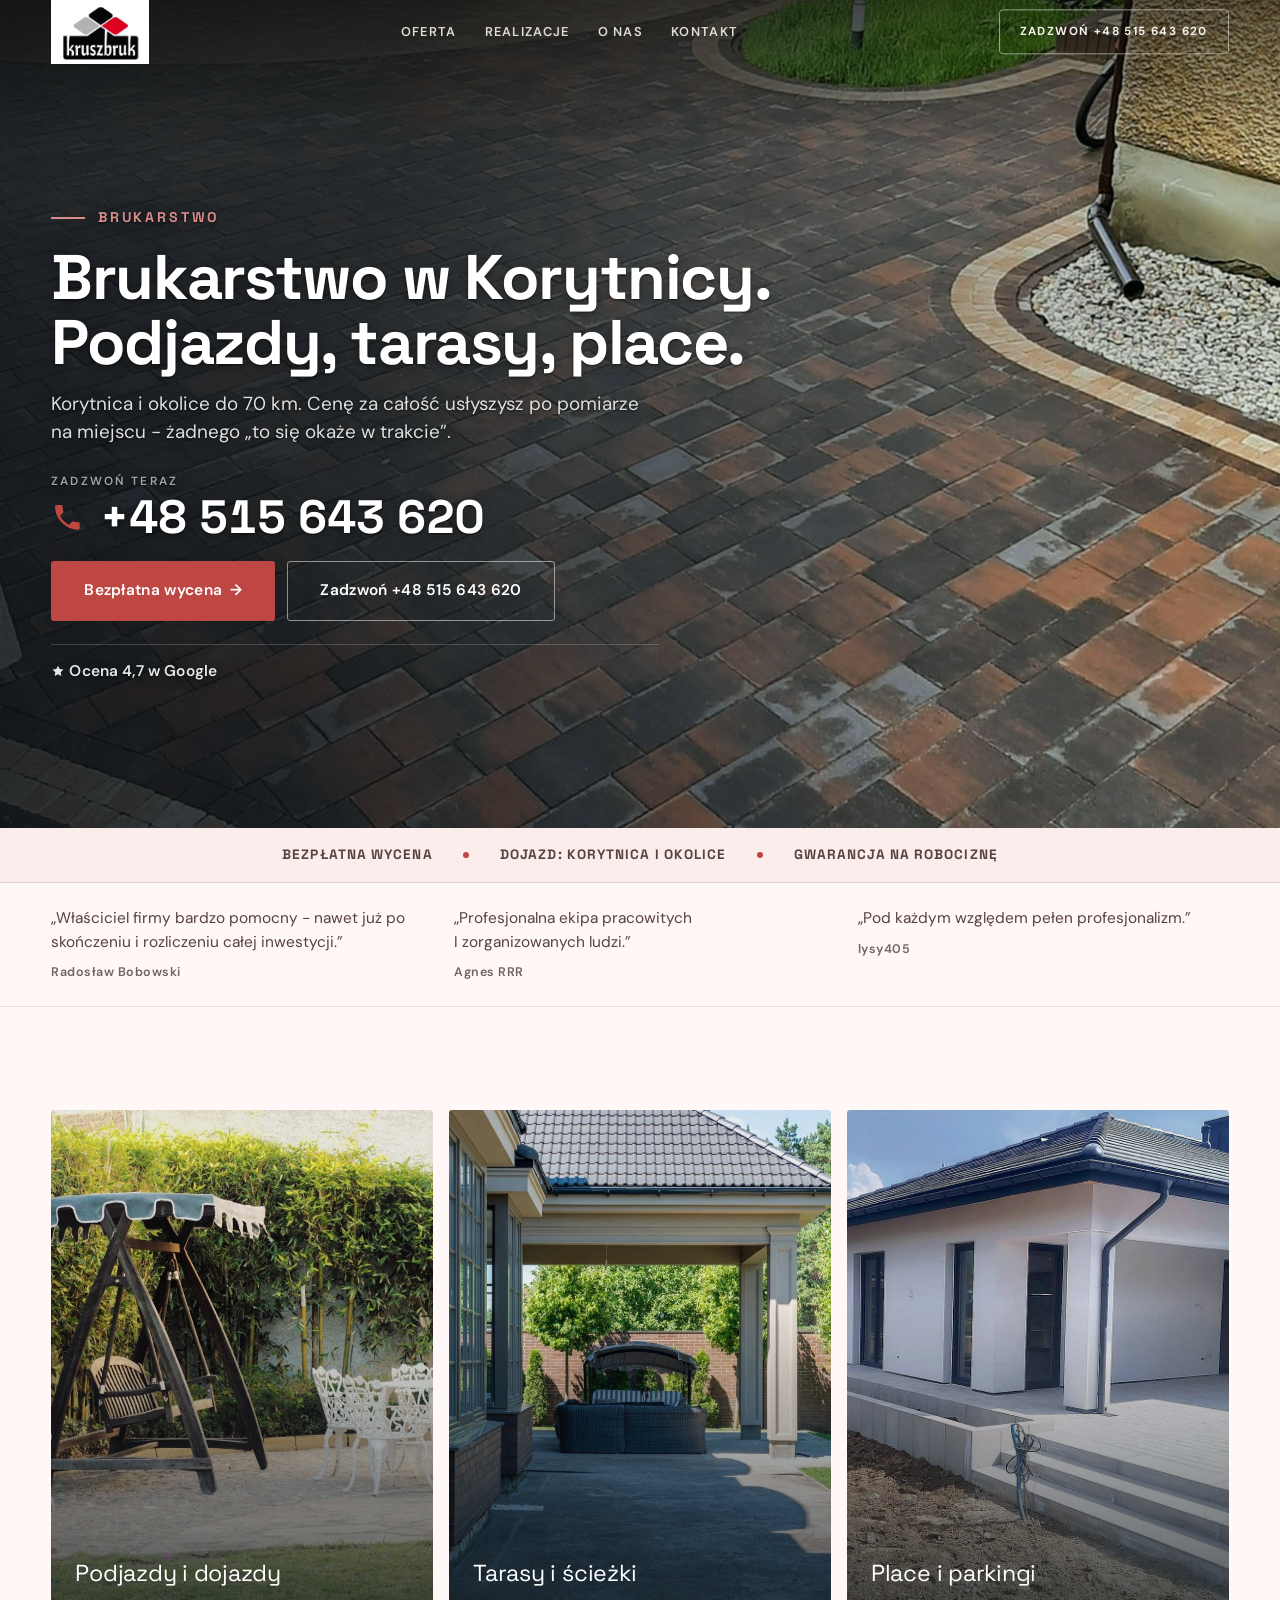
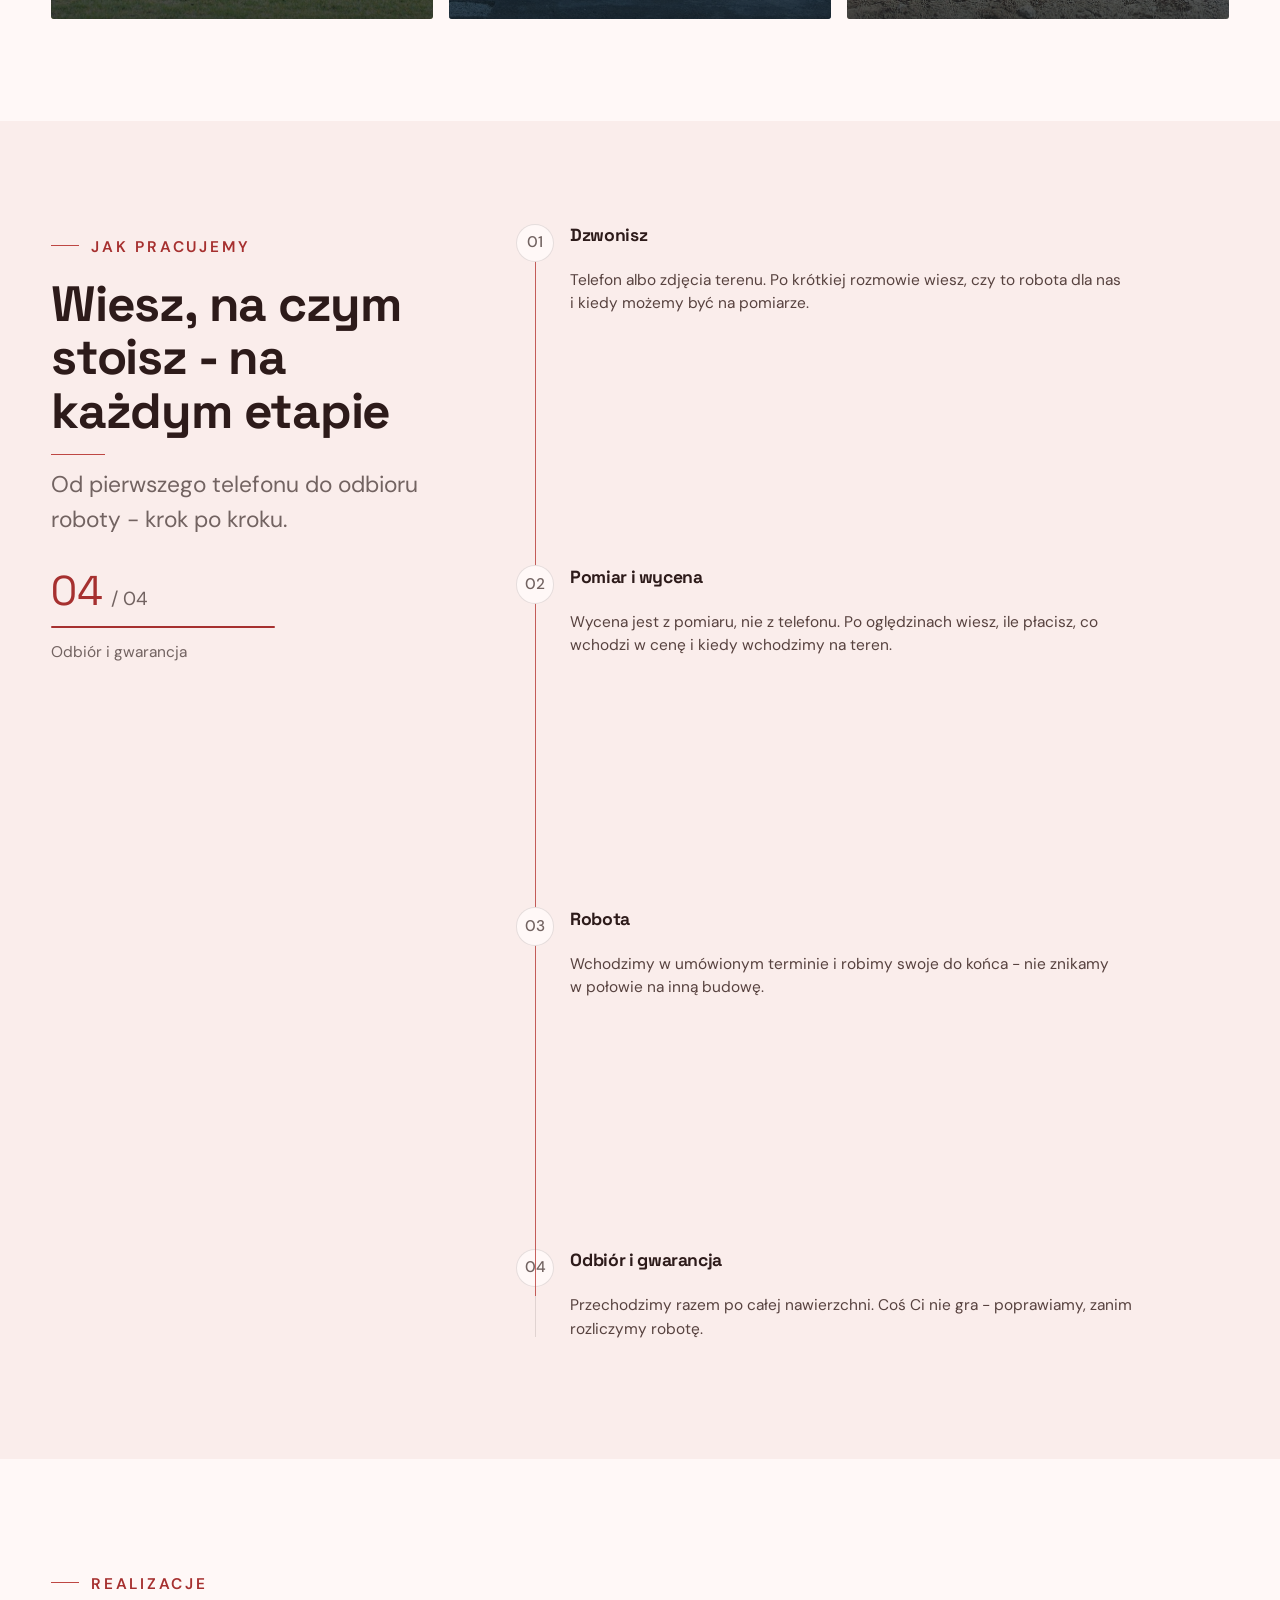
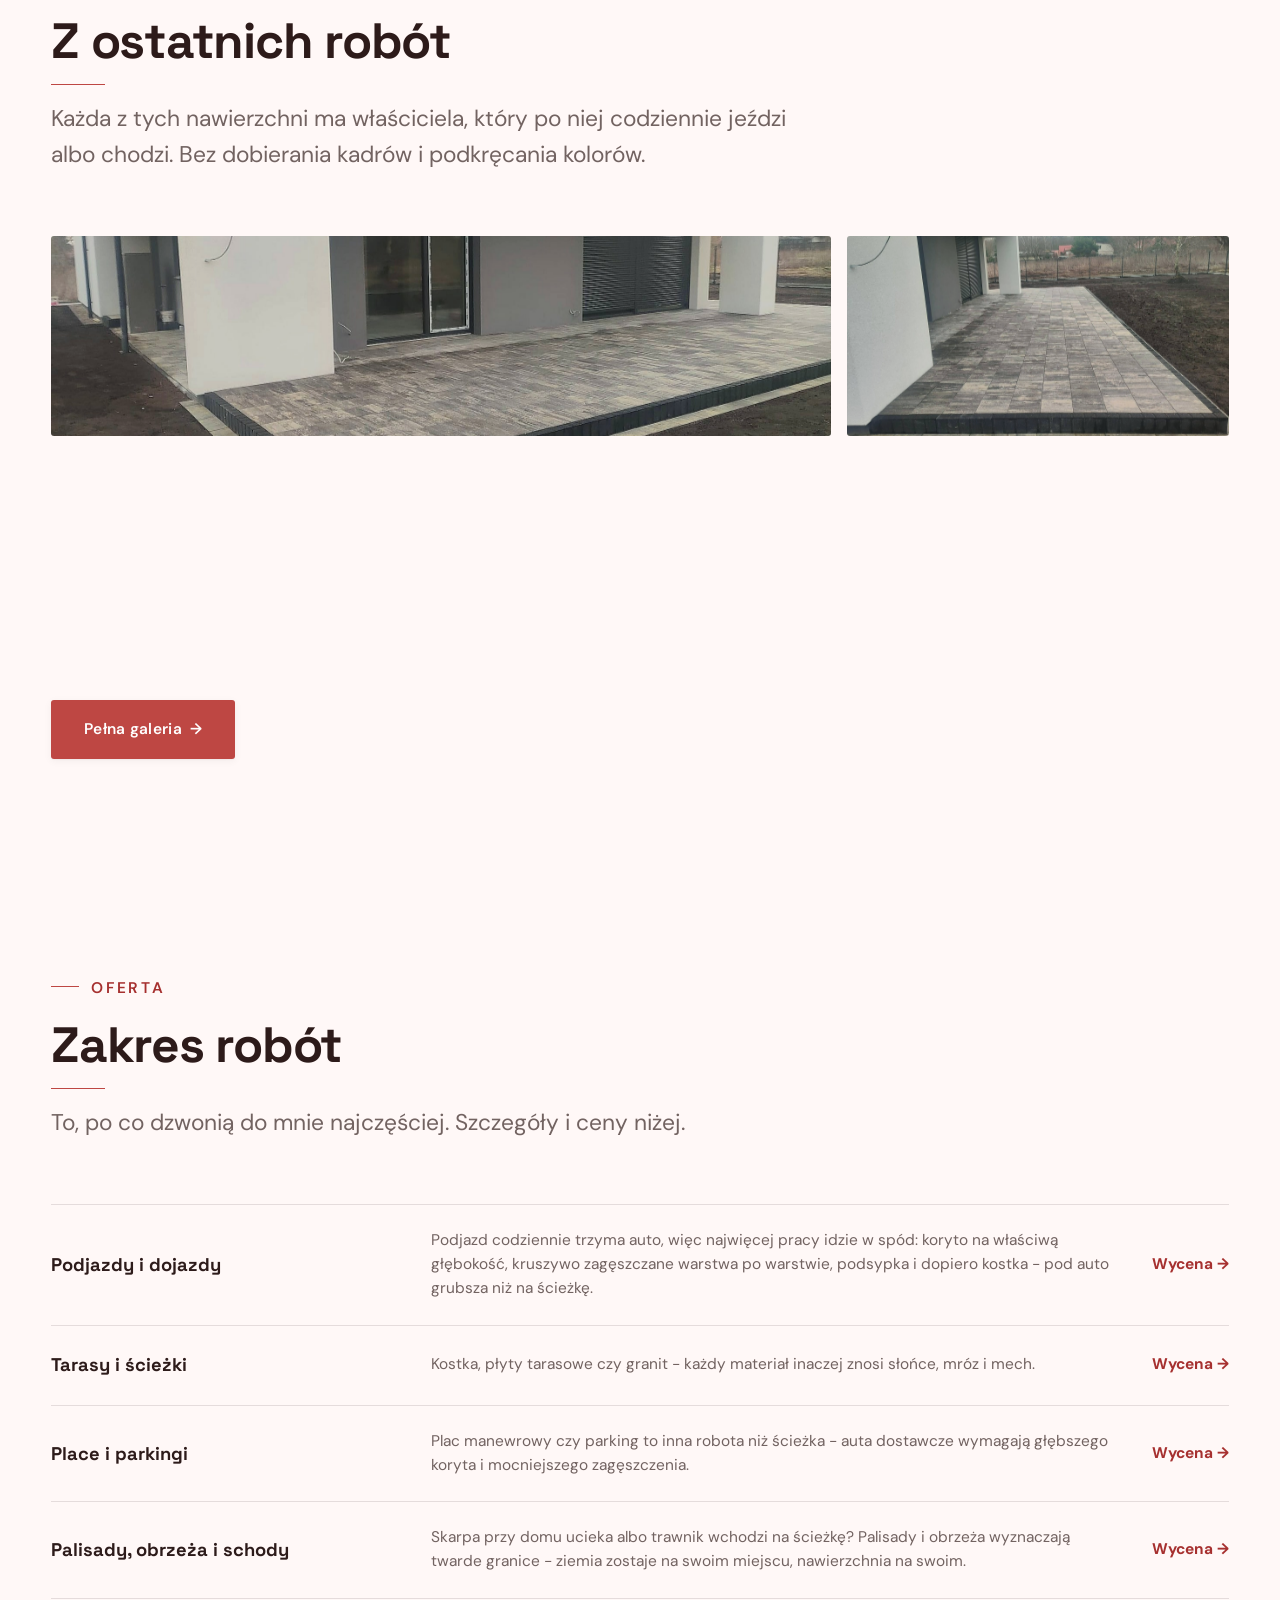
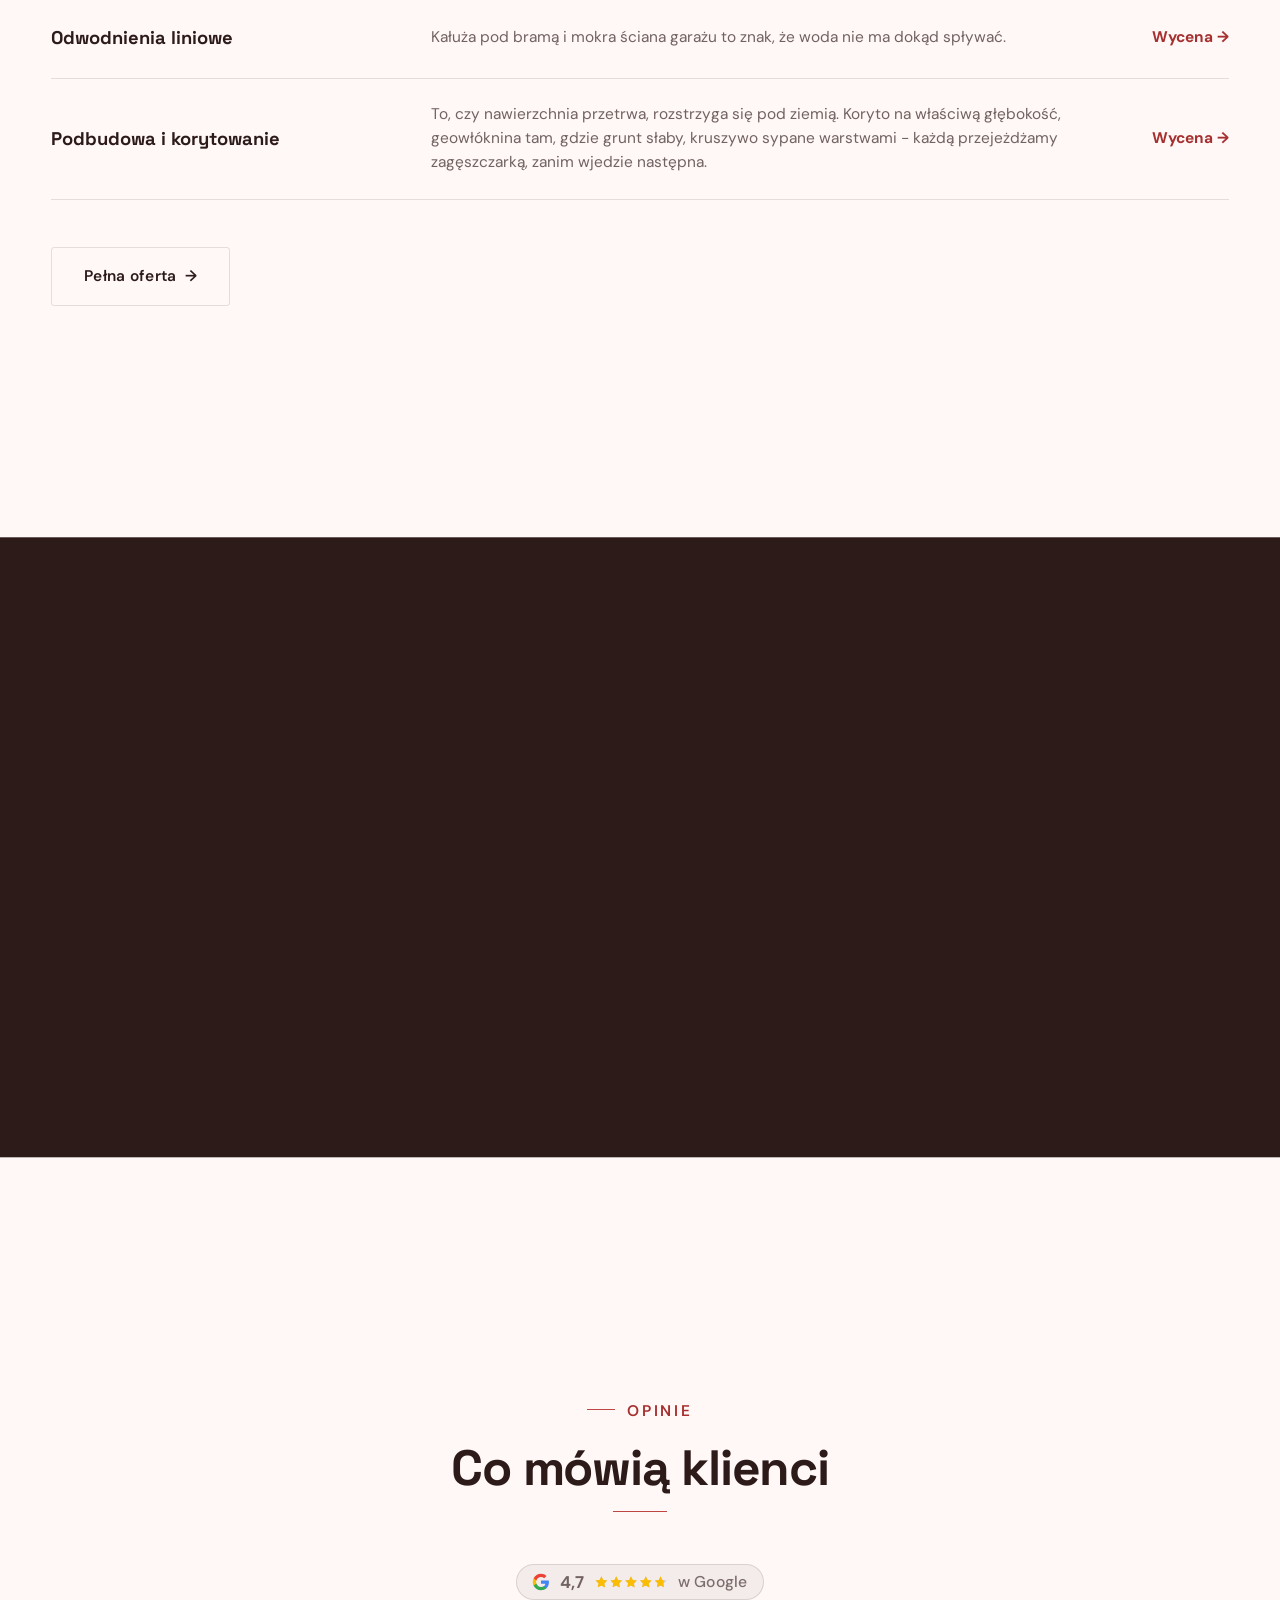
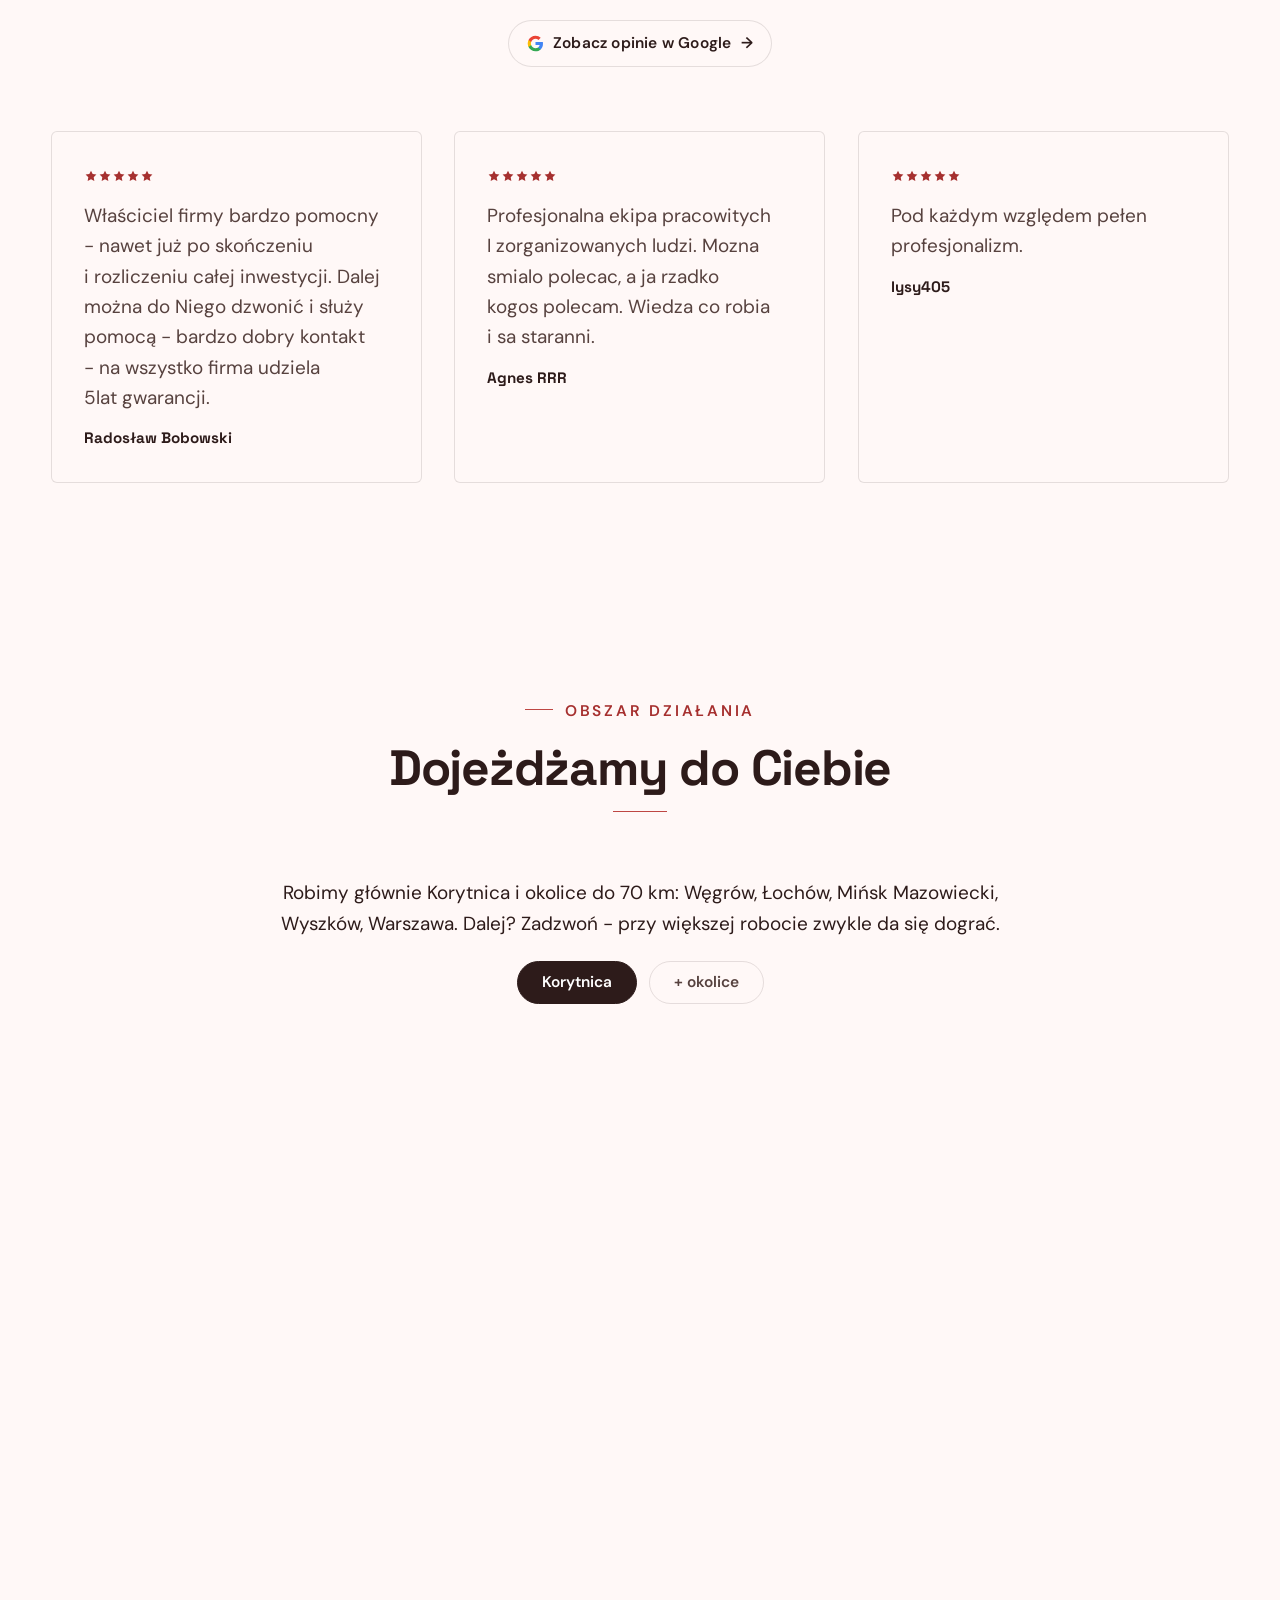
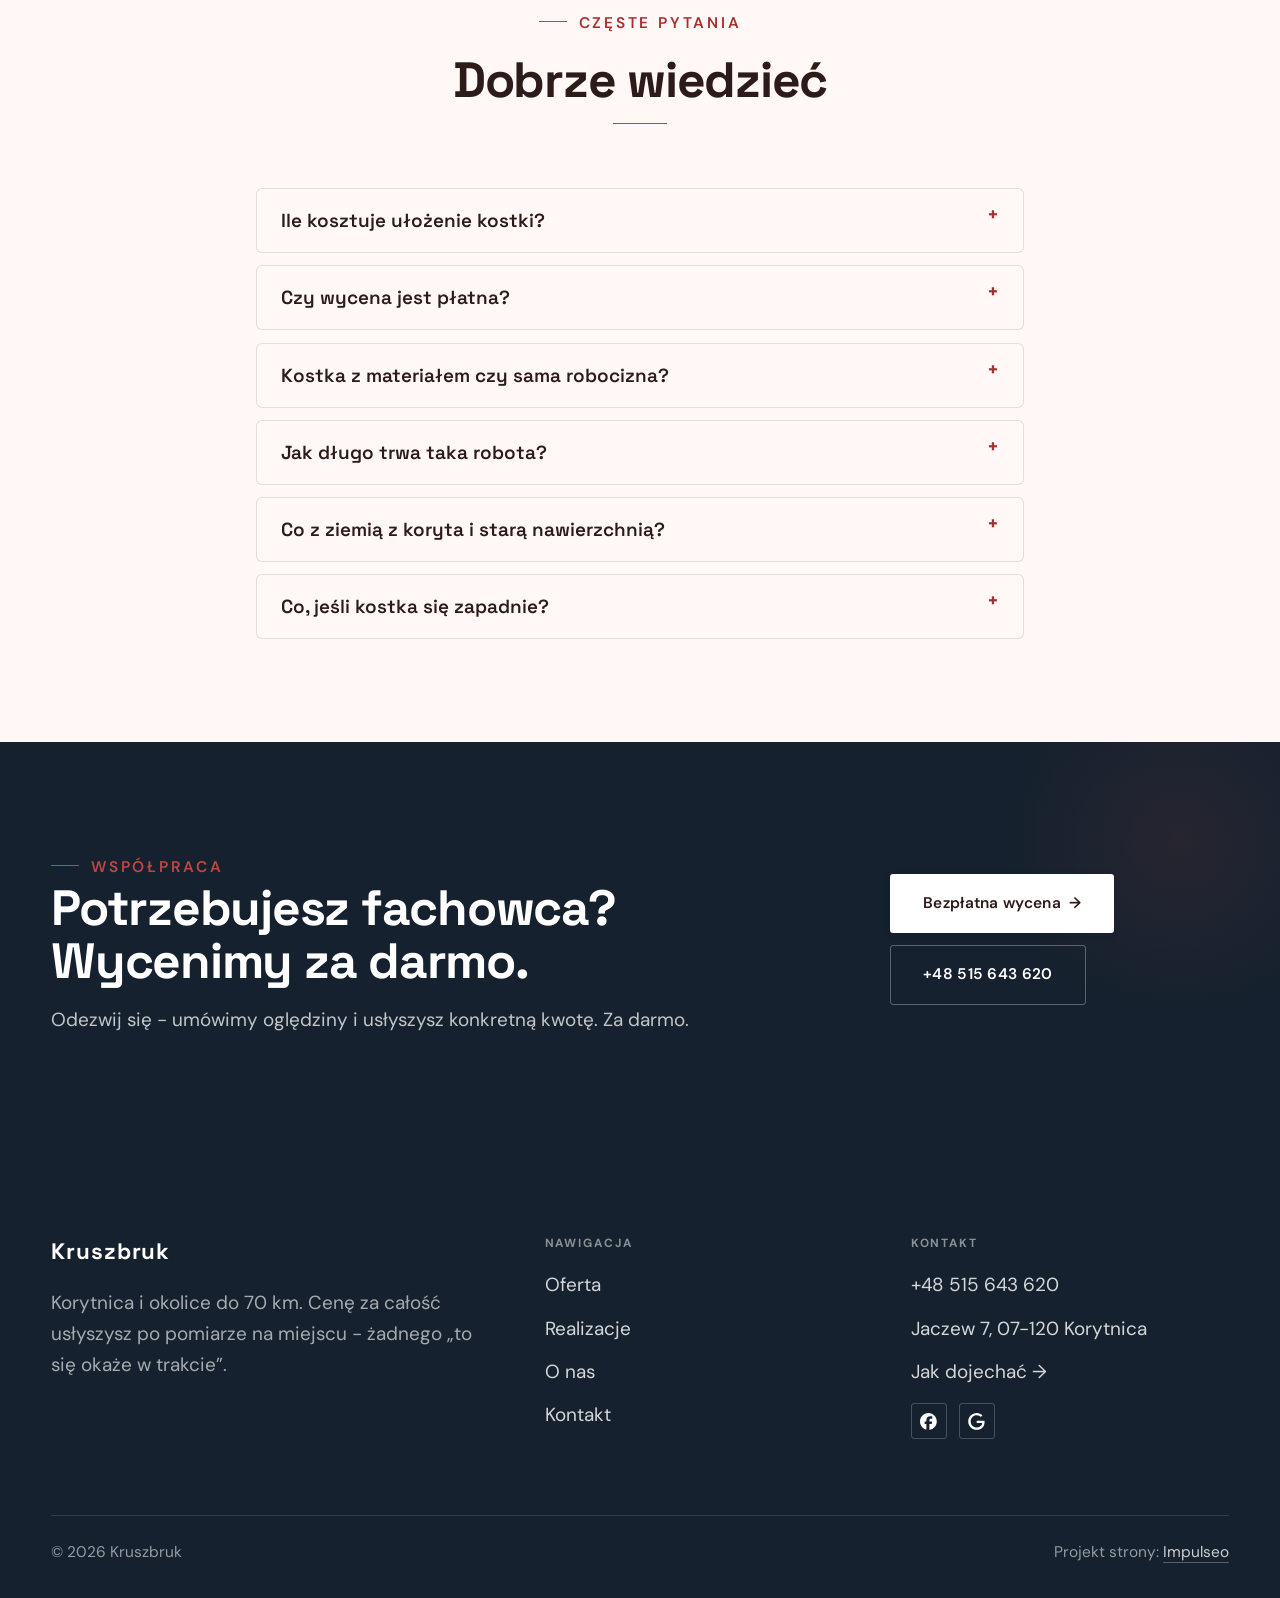
<file: index.html>
<!DOCTYPE html>
<html lang="pl">
<head>
<meta charset="UTF-8">
<meta name="viewport" content="width=device-width, initial-scale=1.0">
<title>Kruszbruk - brukarstwo, podjazdy i tarasy</title>
<meta name="description" content="Brukarz w Korytnicy: podjazdy, tarasy, place, obrzeża i odwodnienia. Zagęszczana podbudowa, cena z pomiaru, gwarancja na robotę. Zadzwoń: 515 643 620.">
<link rel="canonical" href="https://kris20032.github.io/kruszbruk-kruszewski-hubert/">
<meta name="robots" content="noindex, nofollow">
<meta property="og:type" content="website">
<meta property="og:locale" content="pl_PL">
<meta property="og:site_name" content="Kruszbruk">
<meta property="og:title" content="Kruszbruk - brukarstwo, podjazdy i tarasy">
<meta property="og:description" content="Brukarz w Korytnicy: podjazdy, tarasy, place, obrzeża i odwodnienia. Zagęszczana podbudowa, cena z pomiaru, gwarancja na robotę. Zadzwoń: 515 643 620.">
<meta property="og:url" content="https://kris20032.github.io/kruszbruk-kruszewski-hubert/">
<meta property="og:image" content="https://kris20032.github.io/kruszbruk-kruszewski-hubert/img/og.jpg">
<meta property="og:image:width" content="1200">
<meta property="og:image:height" content="630">
<meta name="twitter:card" content="summary_large_image">
<script type="application/ld+json">{"@context": "https://schema.org", "@type": "HomeAndConstructionBusiness", "name": "Kruszbruk", "url": "https://kris20032.github.io/kruszbruk-kruszewski-hubert/", "telephone": "+48515643620", "image": "https://kris20032.github.io/kruszbruk-kruszewski-hubert/img/og.jpg", "areaServed": "Korytnica", "sameAs": ["https://maps.google.com/?cid=16087623304507125952&g_mp=Cidnb29nbGUubWFwcy5wbGFjZXMudjEuUGxhY2VzLlNlYXJjaFRleHQQAhgEIAA", "https://www.facebook.com/p/Kruszbruk-100023990029660/", "https://www.oferteo.pl/kruszbruk/firma/3123051"]}</script>
<link rel="preconnect" href="https://fonts.googleapis.com">
<link rel="preconnect" href="https://fonts.gstatic.com" crossorigin>
<link href="https://fonts.googleapis.com/css2?family=Space+Grotesk:wght@500;600;700&family=DM+Sans:opsz,wght@9..40,400;9..40,500;9..40,600&display=swap" rel="stylesheet">
<link rel="stylesheet" href="assets/styles.css?v=7cdc4357">
<meta name="nb-deploy" content="9b1e67dd7764">
</head>
<body>

<header class="nav">
  <div class="wrap nav-inner">
    <a class="brand brand-has-logo" href="index.html"><img class="brand-logo" src="img/logo.jpg" alt="Kruszbruk" width="960" height="627" decoding="async"></a>
    <nav class="nav-links">
      <a href="oferta.html">Oferta</a>
      <a href="realizacje.html">Realizacje</a>
      <a href="o-nas.html">O nas</a>
      <a href="kontakt.html">Kontakt</a>
      <a href="tel:+48515643620" class="btn btn-accent">Zadzwoń +48 515 643 620</a>
    </nav>
    <button class="nav-toggle" aria-label="Menu"><span></span><span></span><span></span></button>
  </div>
</header>

<main>
<section class="hero-fach">
  <img class="hf-photo" src="img/hero.jpg" fetchpriority="high" data-rotate="img/g1.jpg|img/g2.jpg" alt="Kruszbruk" width="1800" height="1200">
  <div class="hf-panel">
    <div class="hf-inner">
      <span class="hf-kicker">Brukarstwo</span>
      <h1 class="hf-title">Brukarstwo w Korytnicy. Podjazdy, tarasy, place. <em></em></h1>
      <p class="hf-lead">Korytnica i okolice do 70 km. Cenę za całość usłyszysz po pomiarze na miejscu - żadnego „to się okaże w trakcie”.</p>
      <a class="hf-phone" href="tel:+48515643620"><span class="hf-phone-lab">Zadzwoń teraz</span><span class="hf-phone-num"><svg class="ico-tel" width="16" height="16" viewBox="0 0 24 24" fill="none" aria-hidden="true"><path d="M6.6 10.8a15.5 15.5 0 0 0 6.6 6.6l2.2-2.2a1 1 0 0 1 1-.24 11.4 11.4 0 0 0 3.6.58 1 1 0 0 1 1 1V20a1 1 0 0 1-1 1A17 17 0 0 1 3 4a1 1 0 0 1 1-1h3.5a1 1 0 0 1 1 1c0 1.25.2 2.46.58 3.6a1 1 0 0 1-.25 1l-2.23 2.2Z" fill="currentColor"/></svg> +48 515 643 620</span></a>
      <div class="hf-actions">
        <a href="kontakt.html" class="btn btn-accent">Bezpłatna wycena <span class="arr">→</span></a>
        <a href="tel:+48515643620" class="btn btn-ghost hf-ghost">Zadzwoń +48 515 643 620</a>
      </div>
      <div class="hf-trust"><svg class="ico-star" width="14" height="14" viewBox="0 0 24 24" style="vertical-align:-2px" aria-hidden="true"><path d="M12 2.8l2.85 5.8 6.4.93-4.63 4.5 1.1 6.37L12 17.4l-5.72 3 1.1-6.37-4.63-4.5 6.4-.93L12 2.8Z" fill="currentColor"/></svg> Ocena 4,7 w Google</div>
    </div>
  </div>
</section>
<section class="fach-promise">
  <div class="wrap">
    <ul class="fp-row reveal"><li>Bezpłatna wycena</li><li>Dojazd: Korytnica i okolice</li><li>Gwarancja na robociznę</li></ul>
  </div>
</section>
<section class="opinie-mini" aria-label="Opinie klientów">
  <div class="wrap">
    <div class="om-row">
      <div class="om-item reveal"><blockquote>„Właściciel firmy bardzo pomocny - nawet już po skończeniu i rozliczeniu całej inwestycji.”</blockquote><span class="om-autor">Radosław Bobowski</span></div>
      <div class="om-item reveal"><blockquote>„Profesjonalna ekipa pracowitych I zorganizowanych ludzi.”</blockquote><span class="om-autor">Agnes RRR</span></div>
      <div class="om-item reveal"><blockquote>„Pod każdym względem pełen profesjonalizm.”</blockquote><span class="om-autor">lysy405</span></div>
    </div>
  </div>
</section>
<section class="gateways-band">
  <div class="wrap">
    <div class="gateways">
      <a href="oferta.html" class="gateway reveal"><img src="img/g12.jpg" alt="Podjazdy i dojazdy" loading="lazy" width="1600" height="1064" decoding="async"><span class="g-ttl">Podjazdy i dojazdy</span></a>
      <a href="oferta.html" class="gateway reveal"><img src="img/g14.jpg" alt="Tarasy i ścieżki" loading="lazy" width="1600" height="1068" decoding="async"><span class="g-ttl">Tarasy i ścieżki</span></a>
      <a href="oferta.html" class="gateway reveal"><img src="img/g3.jpg" alt="Place i parkingi" loading="lazy" width="1800" height="1200" decoding="async"><span class="g-ttl">Place i parkingi</span></a>
    </div>
  </div>
</section>
<section class="proces proces-os fachowcy">
  <div class="wrap proc-grid">
    <div class="proc-side">
      <div class="head reveal">
        <span class="eyebrow">Jak pracujemy</span>
        <h2>Wiesz, na czym stoisz - na każdym etapie</h2>
        <p>Od pierwszego telefonu do odbioru roboty - krok po kroku.</p>
      </div>
      <div class="proc-count" aria-hidden="true"><span class="pc-cur">01</span><span class="pc-all">/ 04</span></div>
      <div class="proc-bar" aria-hidden="true"><i></i></div>
      <p class="proc-now" aria-hidden="true">Dzwonisz</p>
    </div>
    <ol class="proces-line">
      <li class="reveal"><span class="pno">01</span><h3>Dzwonisz</h3><p>Telefon albo zdjęcia terenu. Po krótkiej rozmowie wiesz, czy to robota dla nas i kiedy możemy być na pomiarze.</p></li>
      <li class="reveal"><span class="pno">02</span><h3>Pomiar i wycena</h3><p>Wycena jest z pomiaru, nie z telefonu. Po oględzinach wiesz, ile płacisz, co wchodzi w cenę i kiedy wchodzimy na teren.</p></li>
      <li class="reveal"><span class="pno">03</span><h3>Robota</h3><p>Wchodzimy w umówionym terminie i robimy swoje do końca - nie znikamy w połowie na inną budowę.</p></li>
      <li class="reveal"><span class="pno">04</span><h3>Odbiór i gwarancja</h3><p>Przechodzimy razem po całej nawierzchni. Coś Ci nie gra - poprawiamy, zanim rozliczymy robotę.</p></li>
    </ol>
  </div>
</section>
<section>
  <div class="wrap">
    <div class="head reveal">
      <span class="eyebrow">Realizacje</span>
      <h2>Z ostatnich robót</h2>
      <p>Każda z tych nawierzchni ma właściciela, który po niej codziennie jeździ albo chodzi. Bez dobierania kadrów i podkręcania kolorów.</p>
    </div>
    <div class="gallery">
      <div class="tile t-two3 reveal"><img src="img/g4.jpg" alt="Kruszbruk" loading="lazy" width="1800" height="1200" decoding="async"></div>
      <div class="tile t-third reveal"><img src="img/g5.jpg" alt="Kruszbruk" loading="lazy" width="1752" height="1150" decoding="async"></div>
      <div class="tile t-third reveal"><img src="img/g6.jpg" alt="Kruszbruk" loading="lazy" width="1720" height="1104" decoding="async"></div>
      <div class="tile t-third reveal"><img src="img/g7.jpg" alt="Kruszbruk" loading="lazy" width="1800" height="1200" decoding="async"></div>
      <div class="tile t-third reveal"><img src="img/g8.jpg" alt="Kruszbruk" loading="lazy" width="1800" height="1200" decoding="async"></div>
    </div>
    <div style="margin-top:var(--space-7)" class="reveal"><a href="realizacje.html" class="btn btn-accent">Pełna galeria <span class="arr">→</span></a></div>
  </div>
</section>
<section class="fach-uslugi">
  <div class="wrap">
    <div class="head reveal">
      <span class="eyebrow">Oferta</span>
      <h2>Zakres robót</h2>
      <p>To, po co dzwonią do mnie najczęściej. Szczegóły i ceny niżej.</p>
    </div>
    <ul class="fu-list">
      <li class="fu-row reveal"><div class="fu-name">Podjazdy i dojazdy</div><div class="fu-desc">Podjazd codziennie trzyma auto, więc najwięcej pracy idzie w spód: koryto na właściwą głębokość, kruszywo zagęszczane warstwa po warstwie, podsypka i dopiero kostka - pod auto grubsza niż na ścieżkę.</div><a class="fu-cta" href="kontakt.html">Wycena <span class="arr">→</span></a></li>
      <li class="fu-row reveal"><div class="fu-name">Tarasy i ścieżki</div><div class="fu-desc">Kostka, płyty tarasowe czy granit - każdy materiał inaczej znosi słońce, mróz i mech.</div><a class="fu-cta" href="kontakt.html">Wycena <span class="arr">→</span></a></li>
      <li class="fu-row reveal"><div class="fu-name">Place i parkingi</div><div class="fu-desc">Plac manewrowy czy parking to inna robota niż ścieżka - auta dostawcze wymagają głębszego koryta i mocniejszego zagęszczenia.</div><a class="fu-cta" href="kontakt.html">Wycena <span class="arr">→</span></a></li>
      <li class="fu-row reveal"><div class="fu-name">Palisady, obrzeża i schody</div><div class="fu-desc">Skarpa przy domu ucieka albo trawnik wchodzi na ścieżkę? Palisady i obrzeża wyznaczają twarde granice - ziemia zostaje na swoim miejscu, nawierzchnia na swoim.</div><a class="fu-cta" href="kontakt.html">Wycena <span class="arr">→</span></a></li>
      <li class="fu-row reveal"><div class="fu-name">Odwodnienia liniowe</div><div class="fu-desc">Kałuża pod bramą i mokra ściana garażu to znak, że woda nie ma dokąd spływać.</div><a class="fu-cta" href="kontakt.html">Wycena <span class="arr">→</span></a></li>
      <li class="fu-row reveal"><div class="fu-name">Podbudowa i korytowanie</div><div class="fu-desc">To, czy nawierzchnia przetrwa, rozstrzyga się pod ziemią. Koryto na właściwą głębokość, geowłóknina tam, gdzie grunt słaby, kruszywo sypane warstwami - każdą przejeżdżamy zagęszczarką, zanim wjedzie następna.</div><a class="fu-cta" href="kontakt.html">Wycena <span class="arr">→</span></a></li>
    </ul>
    <div style="margin-top:var(--space-7)" class="reveal"><a href="oferta.html" class="btn btn-ghost">Pełna oferta <span class="arr">→</span></a></div>
  </div>
</section>
<section class="stopklatka" aria-hidden="true">
  <div class="stk-bg" style="background-image:url(img/g9.jpg)"></div>
</section>
<section class="opinie">
  <div class="wrap">
    <div class="head center reveal">
      <span class="eyebrow">Opinie</span>
      <h2>Co mówią klienci</h2>
    </div>
    <p class="op-meta reveal"><span class="g-badge"><svg class="gb-ico" viewBox="0 0 24 24" width="18" height="18" aria-hidden="true"><path fill="#4285F4" d="M22.56 12.25c0-.78-.07-1.53-.2-2.25H12v4.26h5.92c-.26 1.37-1.04 2.53-2.21 3.31v2.77h3.57c2.08-1.92 3.28-4.74 3.28-8.09z"/><path fill="#34A853" d="M12 23c2.97 0 5.46-.98 7.28-2.66l-3.57-2.77c-.98.66-2.23 1.06-3.71 1.06-2.86 0-5.29-1.93-6.16-4.53H2.18v2.84C3.99 20.53 7.7 23 12 23z"/><path fill="#FBBC05" d="M5.84 14.09c-.22-.66-.35-1.36-.35-2.09s.13-1.43.35-2.09V7.07H2.18C1.43 8.55 1 10.22 1 12s.43 3.45 1.18 4.93l2.85-2.22.81-.62z"/><path fill="#EA4335" d="M12 5.38c1.62 0 3.06.56 4.21 1.64l3.15-3.15C17.45 2.09 14.97 1 12 1 7.7 1 3.99 3.47 2.18 7.07l3.66 2.84c.87-2.6 3.3-4.53 6.16-4.53z"/></svg><b class="gb-ocena">4,7</b><svg class="gb-stars" viewBox="0 0 90 18" width="74" height="14.8" aria-hidden="true"><g fill="currentColor" opacity=".26"><path transform="translate(0,0)" d="M9 1.6l2.2 4.46 4.92.72-3.56 3.47.84 4.9L9 12.74l-4.4 2.31.84-4.9L1.88 6.68l4.92-.72L9 1.6Z"/><path transform="translate(18,0)" d="M9 1.6l2.2 4.46 4.92.72-3.56 3.47.84 4.9L9 12.74l-4.4 2.31.84-4.9L1.88 6.68l4.92-.72L9 1.6Z"/><path transform="translate(36,0)" d="M9 1.6l2.2 4.46 4.92.72-3.56 3.47.84 4.9L9 12.74l-4.4 2.31.84-4.9L1.88 6.68l4.92-.72L9 1.6Z"/><path transform="translate(54,0)" d="M9 1.6l2.2 4.46 4.92.72-3.56 3.47.84 4.9L9 12.74l-4.4 2.31.84-4.9L1.88 6.68l4.92-.72L9 1.6Z"/><path transform="translate(72,0)" d="M9 1.6l2.2 4.46 4.92.72-3.56 3.47.84 4.9L9 12.74l-4.4 2.31.84-4.9L1.88 6.68l4.92-.72L9 1.6Z"/></g><clipPath id="gs940"><rect x="0" y="0" width="84.6" height="18"/></clipPath><g fill="#FBBC04" clip-path="url(#gs940)"><path transform="translate(0,0)" d="M9 1.6l2.2 4.46 4.92.72-3.56 3.47.84 4.9L9 12.74l-4.4 2.31.84-4.9L1.88 6.68l4.92-.72L9 1.6Z"/><path transform="translate(18,0)" d="M9 1.6l2.2 4.46 4.92.72-3.56 3.47.84 4.9L9 12.74l-4.4 2.31.84-4.9L1.88 6.68l4.92-.72L9 1.6Z"/><path transform="translate(36,0)" d="M9 1.6l2.2 4.46 4.92.72-3.56 3.47.84 4.9L9 12.74l-4.4 2.31.84-4.9L1.88 6.68l4.92-.72L9 1.6Z"/><path transform="translate(54,0)" d="M9 1.6l2.2 4.46 4.92.72-3.56 3.47.84 4.9L9 12.74l-4.4 2.31.84-4.9L1.88 6.68l4.92-.72L9 1.6Z"/><path transform="translate(72,0)" d="M9 1.6l2.2 4.46 4.92.72-3.56 3.47.84 4.9L9 12.74l-4.4 2.31.84-4.9L1.88 6.68l4.92-.72L9 1.6Z"/></g></svg><span class="gb-txt">w Google</span></span></p>
    <p class="op-meta reveal"><a class="op-google" href="https://maps.google.com/?cid=16087623304507125952&amp;g_mp=Cidnb29nbGUubWFwcy5wbGFjZXMudjEuUGxhY2VzLlNlYXJjaFRleHQQAhgEIAA" target="_blank" rel="noopener"><svg class="op-g-ico" viewBox="0 0 24 24" width="17" height="17" aria-hidden="true"><path fill="#4285F4" d="M22.56 12.25c0-.78-.07-1.53-.2-2.25H12v4.26h5.92c-.26 1.37-1.04 2.53-2.21 3.31v2.77h3.57c2.08-1.92 3.28-4.74 3.28-8.09z"/><path fill="#34A853" d="M12 23c2.97 0 5.46-.98 7.28-2.66l-3.57-2.77c-.98.66-2.23 1.06-3.71 1.06-2.86 0-5.29-1.93-6.16-4.53H2.18v2.84C3.99 20.53 7.7 23 12 23z"/><path fill="#FBBC05" d="M5.84 14.09c-.22-.66-.35-1.36-.35-2.09s.13-1.43.35-2.09V7.07H2.18C1.43 8.55 1 10.22 1 12s.43 3.45 1.18 4.93l2.85-2.22.81-.62z"/><path fill="#EA4335" d="M12 5.38c1.62 0 3.06.56 4.21 1.64l3.15-3.15C17.45 2.09 14.97 1 12 1 7.7 1 3.99 3.47 2.18 7.07l3.66 2.84c.87-2.6 3.3-4.53 6.16-4.53z"/></svg><span>Zobacz opinie w Google</span><span class="arr">→</span></a></p>
    <div class="opinie-grid">
      <figure class="op-card reveal"><span class="op-star"><svg class="ico-star" width="14" height="14" viewBox="0 0 24 24" style="vertical-align:-2px" aria-hidden="true"><path d="M12 2.8l2.85 5.8 6.4.93-4.63 4.5 1.1 6.37L12 17.4l-5.72 3 1.1-6.37-4.63-4.5 6.4-.93L12 2.8Z" fill="currentColor"/></svg><svg class="ico-star" width="14" height="14" viewBox="0 0 24 24" style="vertical-align:-2px" aria-hidden="true"><path d="M12 2.8l2.85 5.8 6.4.93-4.63 4.5 1.1 6.37L12 17.4l-5.72 3 1.1-6.37-4.63-4.5 6.4-.93L12 2.8Z" fill="currentColor"/></svg><svg class="ico-star" width="14" height="14" viewBox="0 0 24 24" style="vertical-align:-2px" aria-hidden="true"><path d="M12 2.8l2.85 5.8 6.4.93-4.63 4.5 1.1 6.37L12 17.4l-5.72 3 1.1-6.37-4.63-4.5 6.4-.93L12 2.8Z" fill="currentColor"/></svg><svg class="ico-star" width="14" height="14" viewBox="0 0 24 24" style="vertical-align:-2px" aria-hidden="true"><path d="M12 2.8l2.85 5.8 6.4.93-4.63 4.5 1.1 6.37L12 17.4l-5.72 3 1.1-6.37-4.63-4.5 6.4-.93L12 2.8Z" fill="currentColor"/></svg><svg class="ico-star" width="14" height="14" viewBox="0 0 24 24" style="vertical-align:-2px" aria-hidden="true"><path d="M12 2.8l2.85 5.8 6.4.93-4.63 4.5 1.1 6.37L12 17.4l-5.72 3 1.1-6.37-4.63-4.5 6.4-.93L12 2.8Z" fill="currentColor"/></svg></span><blockquote>Właściciel firmy bardzo pomocny - nawet już po skończeniu i rozliczeniu całej inwestycji. Dalej można do Niego dzwonić i służy pomocą - bardzo dobry kontakt - na wszystko firma udziela 5lat gwarancji.</blockquote><span class="op-autor">Radosław Bobowski</span></figure>
      <figure class="op-card reveal"><span class="op-star"><svg class="ico-star" width="14" height="14" viewBox="0 0 24 24" style="vertical-align:-2px" aria-hidden="true"><path d="M12 2.8l2.85 5.8 6.4.93-4.63 4.5 1.1 6.37L12 17.4l-5.72 3 1.1-6.37-4.63-4.5 6.4-.93L12 2.8Z" fill="currentColor"/></svg><svg class="ico-star" width="14" height="14" viewBox="0 0 24 24" style="vertical-align:-2px" aria-hidden="true"><path d="M12 2.8l2.85 5.8 6.4.93-4.63 4.5 1.1 6.37L12 17.4l-5.72 3 1.1-6.37-4.63-4.5 6.4-.93L12 2.8Z" fill="currentColor"/></svg><svg class="ico-star" width="14" height="14" viewBox="0 0 24 24" style="vertical-align:-2px" aria-hidden="true"><path d="M12 2.8l2.85 5.8 6.4.93-4.63 4.5 1.1 6.37L12 17.4l-5.72 3 1.1-6.37-4.63-4.5 6.4-.93L12 2.8Z" fill="currentColor"/></svg><svg class="ico-star" width="14" height="14" viewBox="0 0 24 24" style="vertical-align:-2px" aria-hidden="true"><path d="M12 2.8l2.85 5.8 6.4.93-4.63 4.5 1.1 6.37L12 17.4l-5.72 3 1.1-6.37-4.63-4.5 6.4-.93L12 2.8Z" fill="currentColor"/></svg><svg class="ico-star" width="14" height="14" viewBox="0 0 24 24" style="vertical-align:-2px" aria-hidden="true"><path d="M12 2.8l2.85 5.8 6.4.93-4.63 4.5 1.1 6.37L12 17.4l-5.72 3 1.1-6.37-4.63-4.5 6.4-.93L12 2.8Z" fill="currentColor"/></svg></span><blockquote>Profesjonalna ekipa pracowitych I zorganizowanych ludzi. Mozna smialo polecac, a ja rzadko kogos polecam. Wiedza co robia i sa staranni.</blockquote><span class="op-autor">Agnes RRR</span></figure>
      <figure class="op-card reveal"><span class="op-star"><svg class="ico-star" width="14" height="14" viewBox="0 0 24 24" style="vertical-align:-2px" aria-hidden="true"><path d="M12 2.8l2.85 5.8 6.4.93-4.63 4.5 1.1 6.37L12 17.4l-5.72 3 1.1-6.37-4.63-4.5 6.4-.93L12 2.8Z" fill="currentColor"/></svg><svg class="ico-star" width="14" height="14" viewBox="0 0 24 24" style="vertical-align:-2px" aria-hidden="true"><path d="M12 2.8l2.85 5.8 6.4.93-4.63 4.5 1.1 6.37L12 17.4l-5.72 3 1.1-6.37-4.63-4.5 6.4-.93L12 2.8Z" fill="currentColor"/></svg><svg class="ico-star" width="14" height="14" viewBox="0 0 24 24" style="vertical-align:-2px" aria-hidden="true"><path d="M12 2.8l2.85 5.8 6.4.93-4.63 4.5 1.1 6.37L12 17.4l-5.72 3 1.1-6.37-4.63-4.5 6.4-.93L12 2.8Z" fill="currentColor"/></svg><svg class="ico-star" width="14" height="14" viewBox="0 0 24 24" style="vertical-align:-2px" aria-hidden="true"><path d="M12 2.8l2.85 5.8 6.4.93-4.63 4.5 1.1 6.37L12 17.4l-5.72 3 1.1-6.37-4.63-4.5 6.4-.93L12 2.8Z" fill="currentColor"/></svg><svg class="ico-star" width="14" height="14" viewBox="0 0 24 24" style="vertical-align:-2px" aria-hidden="true"><path d="M12 2.8l2.85 5.8 6.4.93-4.63 4.5 1.1 6.37L12 17.4l-5.72 3 1.1-6.37-4.63-4.5 6.4-.93L12 2.8Z" fill="currentColor"/></svg></span><blockquote>Pod każdym względem pełen profesjonalizm.</blockquote><span class="op-autor">lysy405</span></figure>
    </div>
  </div>
</section>
<section class="obszar">
  <div class="wrap">
    <div class="head center reveal">
      <span class="eyebrow">Obszar działania</span>
      <h2>Dojeżdżamy do Ciebie</h2>
    </div>
    <p class="obszar-txt reveal" style="text-align:center;max-width:60ch;margin:0 auto 1.4rem">Robimy głównie Korytnica i okolice do 70 km: Węgrów, Łochów, Mińsk Mazowiecki, Wyszków, Warszawa. Dalej? Zadzwoń - przy większej robocie zwykle da się dograć.</p>
    <ul class="obszar-list reveal"><li class="is-home">Korytnica</li><li>+ okolice</li></ul>
    <div class="obszar-mapa reveal" style="margin-top:var(--space-7)">
      <iframe title="Obszar działania - Korytnica i okolice" src="https://maps.google.com/maps?q=52.455127%2C21.843182&amp;z=11&amp;output=embed" loading="lazy" referrerpolicy="no-referrer-when-downgrade" style="width:100%;height:clamp(280px,38vh,420px);border:0;display:block;border-radius:var(--r-md)"></iframe>
    </div>
  </div>
</section>
<section class="faq-klinika">
  <div class="wrap">
    <div class="head center reveal">
      <span class="eyebrow">Częste pytania</span>
      <h2>Dobrze wiedzieć</h2>
    </div>
    <div class="faq-list">
      <details class="faq-item reveal"><summary>Ile kosztuje ułożenie kostki?</summary><p>Zależy od terenu i materiału - inna cena wychodzi na piasku, inna tam, gdzie trzeba głębiej korytować i wywozić ziemię. Dlatego cenę podajemy dopiero po pomiarze - i w trakcie roboty ona już nie rośnie.</p></details>
      <details class="faq-item reveal"><summary>Czy wycena jest płatna?</summary><p>Nie. Za przyjazd i pomiar w Korytnicy i najbliższej okolicy nie płacisz. Decyzję podejmujesz po poznaniu ceny, nie przed.</p></details>
      <details class="faq-item reveal"><summary>Kostka z materiałem czy sama robocizna?</summary><p>Oba układy są w porządku. Z materiałem od nas masz jedną cenę i jednego odpowiedzialnego za całość; z powierzonym - najpierw go obejrzymy, bo nie każda kostka nadaje się pod auto.</p></details>
      <details class="faq-item reveal"><summary>Jak długo trwa taka robota?</summary><p>Ścieżka to kilka dni, duży podjazd z korytowaniem - dłużej. Przy wycenie dostajesz termin wejścia i termin odbioru; między nimi robota idzie ciągiem, bez tygodniowych przerw.</p></details>
      <details class="faq-item reveal"><summary>Co z ziemią z koryta i starą nawierzchnią?</summary><p>Wywóz jest w wycenie - po robocie nie zostaje Ci hałda ziemi ani sterta starego betonu. Chcesz zatrzymać ziemię na podniesienie ogrodu? Powiedz przy pomiarze, zostawimy ją tam, gdzie wskażesz.</p></details>
      <details class="faq-item reveal"><summary>Co, jeśli kostka się zapadnie?</summary><p>Dobrze zagęszczona podbudowa nie siada - ale jak coś się ruszy, wracamy i poprawiamy. Nasza wina - robimy za darmo; wjechało tam coś dużo cięższego, niż ustalaliśmy - mówimy wprost, co i za ile.</p></details>
    </div>
  </div>
</section>
<section class="cta">
  <div class="wrap">
    <div class="reveal">
      <span class="eyebrow">Współpraca</span>
      <h2>Potrzebujesz fachowca? Wycenimy za darmo.</h2>
      <p>Odezwij się - umówimy oględziny i usłyszysz konkretną kwotę. Za darmo.</p>
    </div>
    <div class="cta-actions reveal">
      <a href="kontakt.html" class="btn btn-light">Bezpłatna wycena <span class="arr">→</span></a>
      <a href="tel:+48515643620" class="btn btn-ghost btn-ghost-cta">+48 515 643 620</a>
    </div>
  </div>
</section>
</main>

<footer>
  <div class="wrap">
    <div class="foot-grid">
      <div class="foot-brand">
        <div class="name">Kruszbruk</div>
        <p>Korytnica i okolice do 70 km. Cenę za całość usłyszysz po pomiarze na miejscu - żadnego „to się okaże w trakcie”.</p>
      </div>
      <div class="foot-col">
        <h4>Nawigacja</h4>
        <a href="oferta.html">Oferta</a>
        <a href="realizacje.html">Realizacje</a>
        <a href="o-nas.html">O nas</a>
        <a href="kontakt.html">Kontakt</a>
      </div>
      <div class="foot-col">
        <h4>Kontakt</h4>
        <a href="tel:+48515643620">+48 515 643 620</a>
        <p>Jaczew 7, 07-120 Korytnica</p>
        <a href="https://maps.google.com/?cid=16087623304507125952&g_mp=Cidnb29nbGUubWFwcy5wbGFjZXMudjEuUGxhY2VzLlNlYXJjaFRleHQQAhgEIAA" target="_blank" rel="noopener">Jak dojechać →</a>
      <div class="foot-soc">
        <a class="soc" href="https://www.facebook.com/p/Kruszbruk-100023990029660/" target="_blank" rel="noopener" aria-label="Facebook - Kruszbruk"><svg viewBox="0 0 24 24" aria-hidden="true" focusable="false"><path d="M9.101 23.691v-7.98H6.627v-3.667h2.474v-1.58c0-4.085 1.848-5.978 5.858-5.978.401 0 .955.042 1.468.103a8.68 8.68 0 0 1 1.141.195v3.325a8.623 8.623 0 0 0-.653-.036 26.805 26.805 0 0 0-.733-.009c-.707 0-1.259.096-1.675.309a1.686 1.686 0 0 0-.679.622c-.258.42-.374.995-.374 1.752v1.297h3.919l-.386 2.103-.287 1.564h-3.246v8.245C19.396 23.238 24 18.179 24 12.044c0-6.627-5.373-12-12-12s-12 5.373-12 12c0 5.628 3.874 10.35 9.101 11.647Z" fill="currentColor"/></svg></a>
        <a class="soc" href="https://maps.google.com/?cid=16087623304507125952&g_mp=Cidnb29nbGUubWFwcy5wbGFjZXMudjEuUGxhY2VzLlNlYXJjaFRleHQQAhgEIAA" target="_blank" rel="noopener" aria-label="Google - Kruszbruk"><svg viewBox="0 0 24 24" aria-hidden="true" focusable="false"><path d="M12.48 10.92v3.28h7.84c-.24 1.84-.853 3.187-1.787 4.133-1.147 1.147-2.933 2.4-6.053 2.4-4.827 0-8.6-3.893-8.6-8.72s3.773-8.72 8.6-8.72c2.6 0 4.507 1.027 5.907 2.347l2.307-2.307C18.747 1.44 16.133 0 12.48 0 5.867 0 .307 5.387.307 12s5.56 12 12.173 12c3.573 0 6.267-1.173 8.373-3.36 2.16-2.16 2.84-5.213 2.84-7.667 0-.76-.053-1.467-.173-2.053H12.48z" fill="currentColor"/></svg></a>
      </div>
      </div>
    </div>
    <div class="foot-bot">
      <span>© 2026 Kruszbruk</span>
      <span>Projekt strony: <a class="foot-credit" href="https://impulseo.pl" target="_blank" rel="noopener">Impulseo</a></span>
    </div>
  </div>
</footer>
<div class="sticky-call"><a class="sc-call" href="tel:+48515643620"><svg class="ico-tel" width="16" height="16" viewBox="0 0 24 24" fill="none" aria-hidden="true"><path d="M6.6 10.8a15.5 15.5 0 0 0 6.6 6.6l2.2-2.2a1 1 0 0 1 1-.24 11.4 11.4 0 0 0 3.6.58 1 1 0 0 1 1 1V20a1 1 0 0 1-1 1A17 17 0 0 1 3 4a1 1 0 0 1 1-1h3.5a1 1 0 0 1 1 1c0 1.25.2 2.46.58 3.6a1 1 0 0 1-.25 1l-2.23 2.2Z" fill="currentColor"/></svg> Zadzwoń</a><a class="sc-quote" href="kontakt.html">Bezpłatna wycena</a></div>
<div class="demo-wazne" data-do="2026-09-02" data-cykl="3" hidden><svg class="dw-ico" width="13" height="13" viewBox="0 0 24 24" fill="none" aria-hidden="true"><circle cx="12" cy="12" r="8.6" stroke="currentColor" stroke-width="1.8"/><path d="M12 7.2V12l3.3 2" stroke="currentColor" stroke-width="1.8" stroke-linecap="round"/></svg><span class="dw-txt"></span></div>

<script src="assets/main.js"></script>
</body>
</html>
</file>
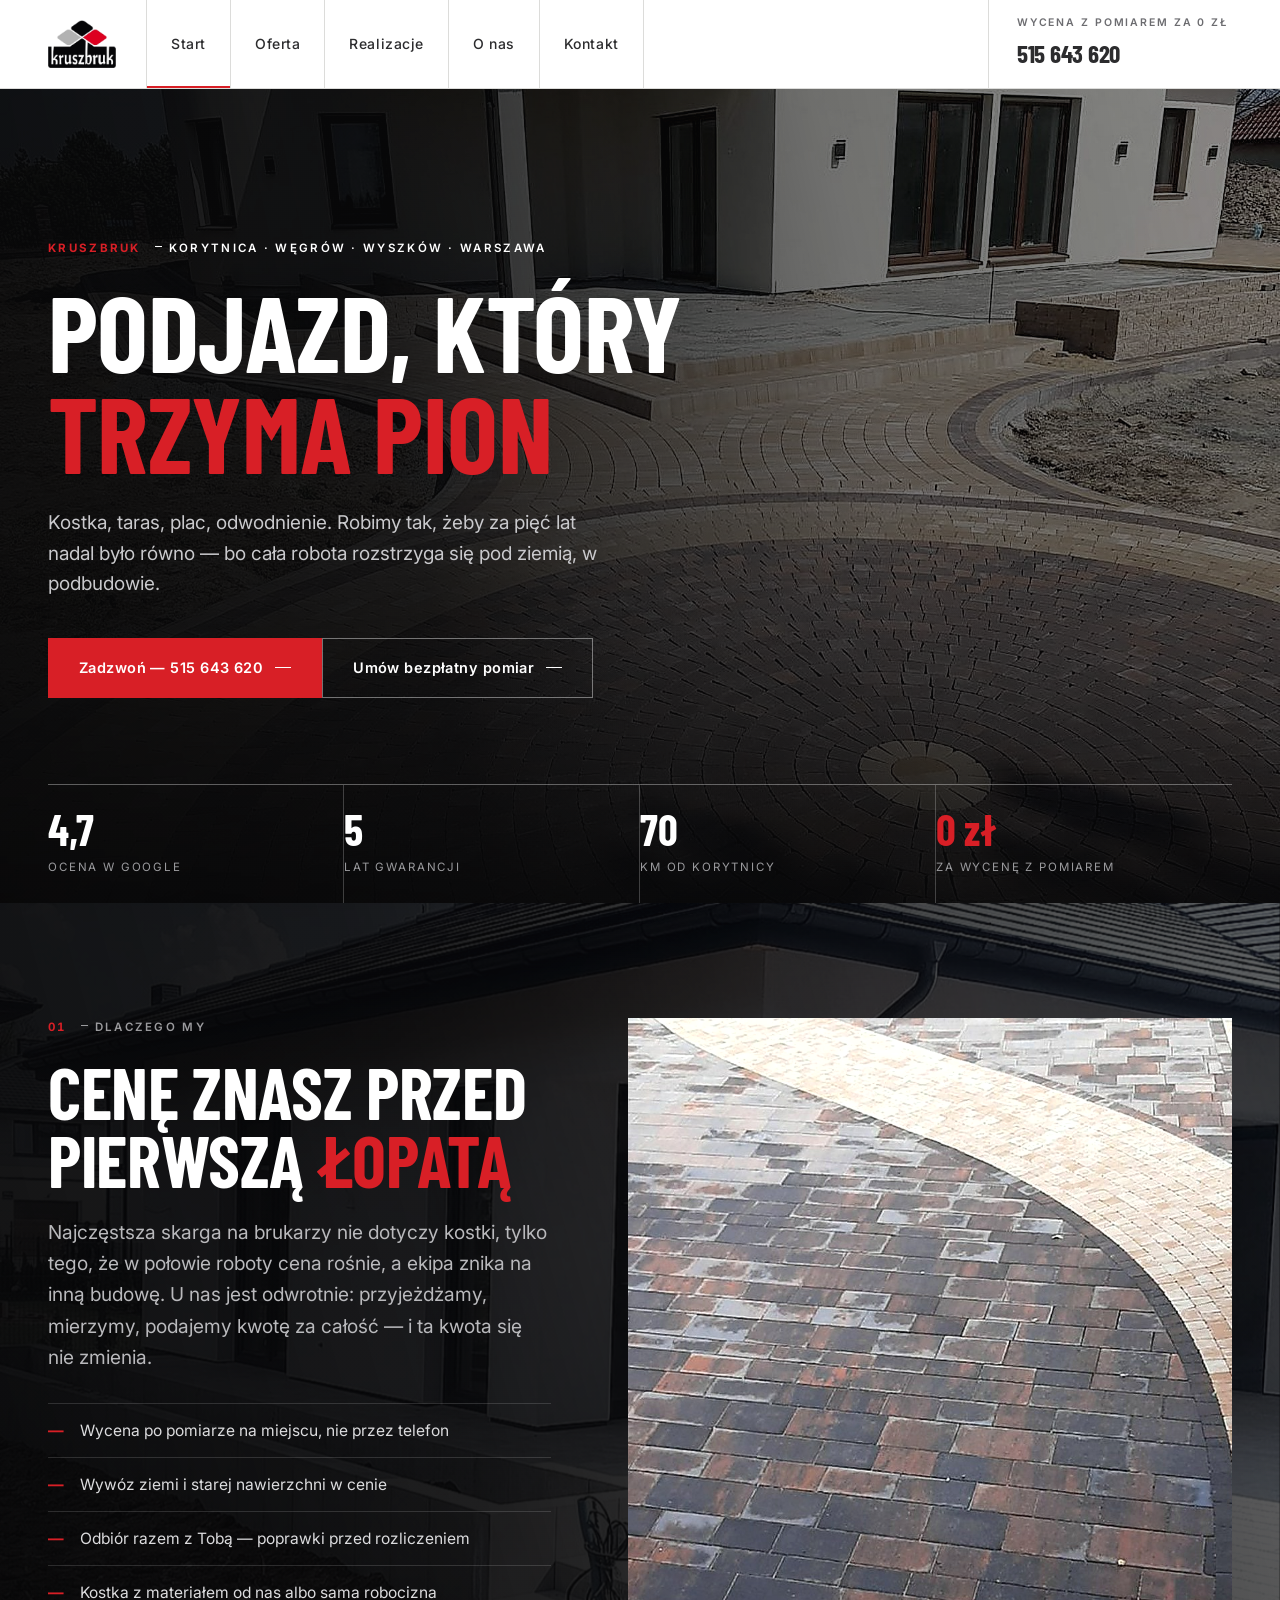
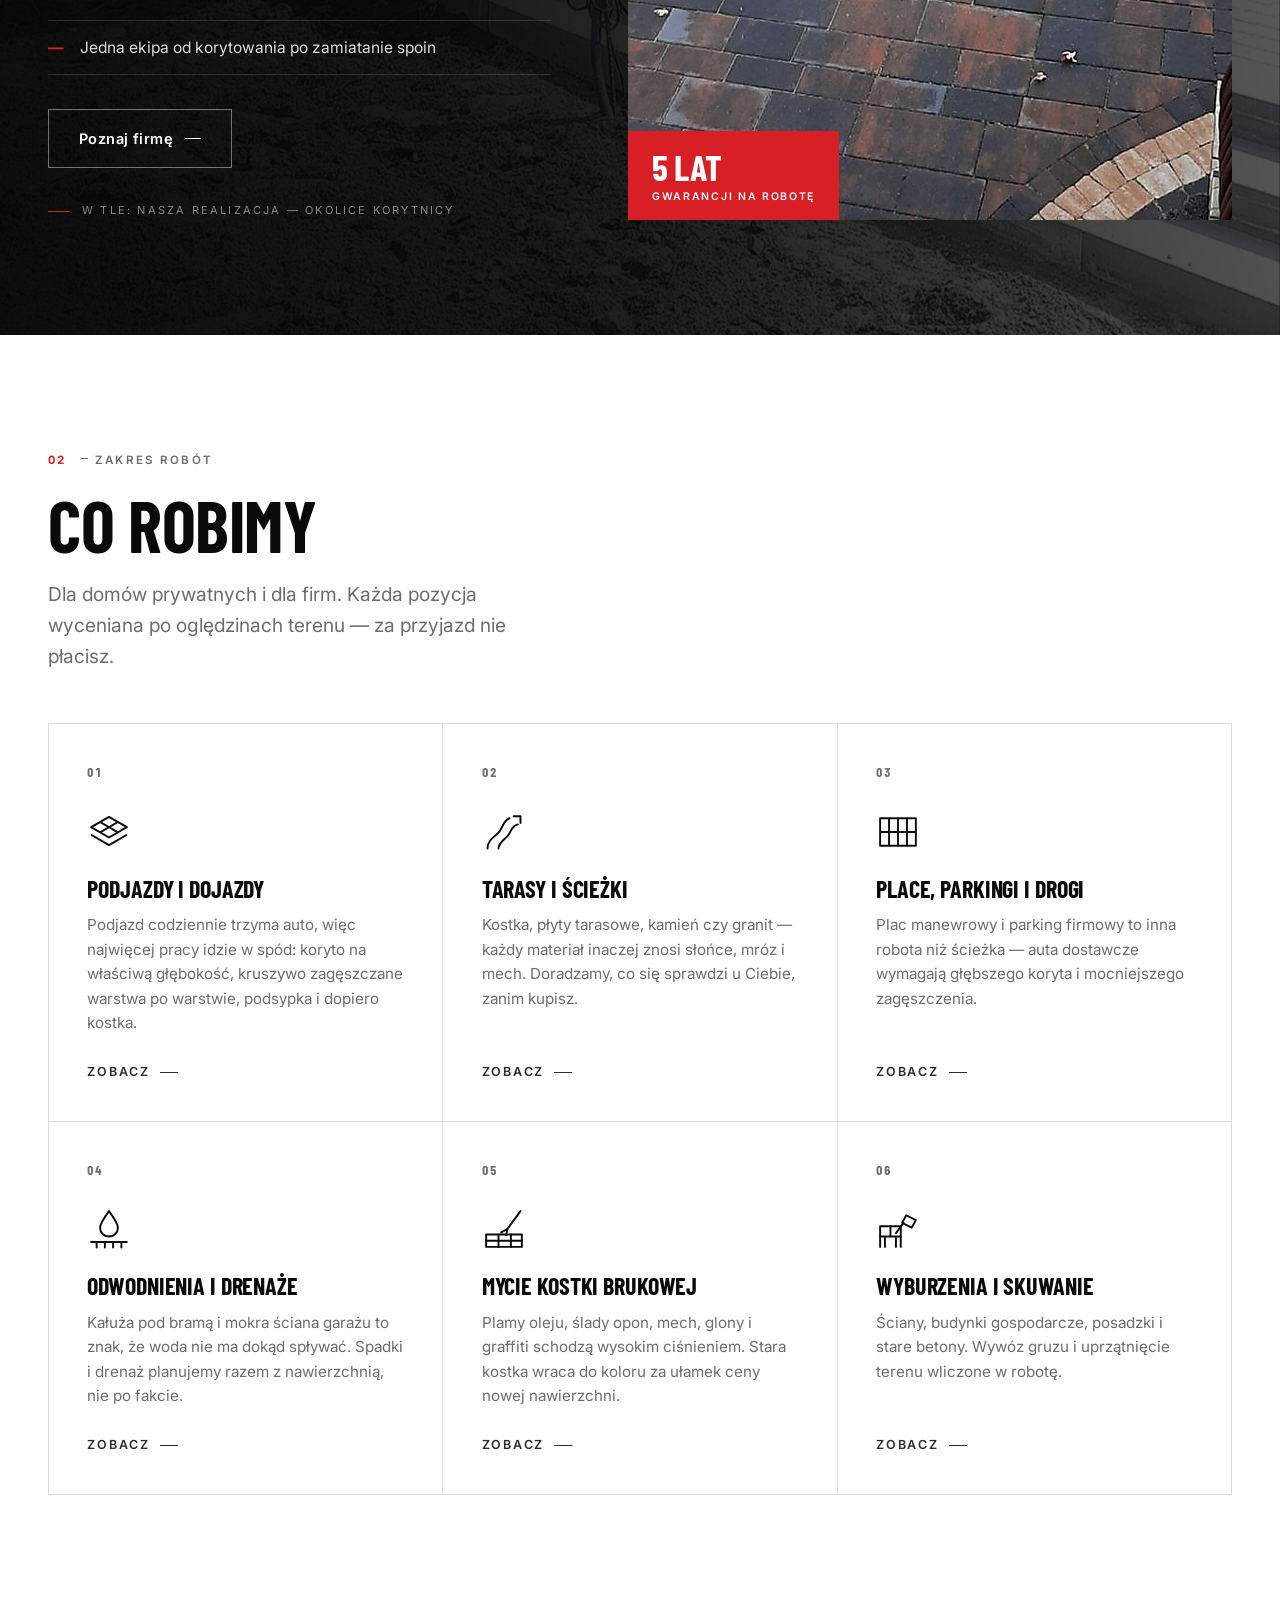
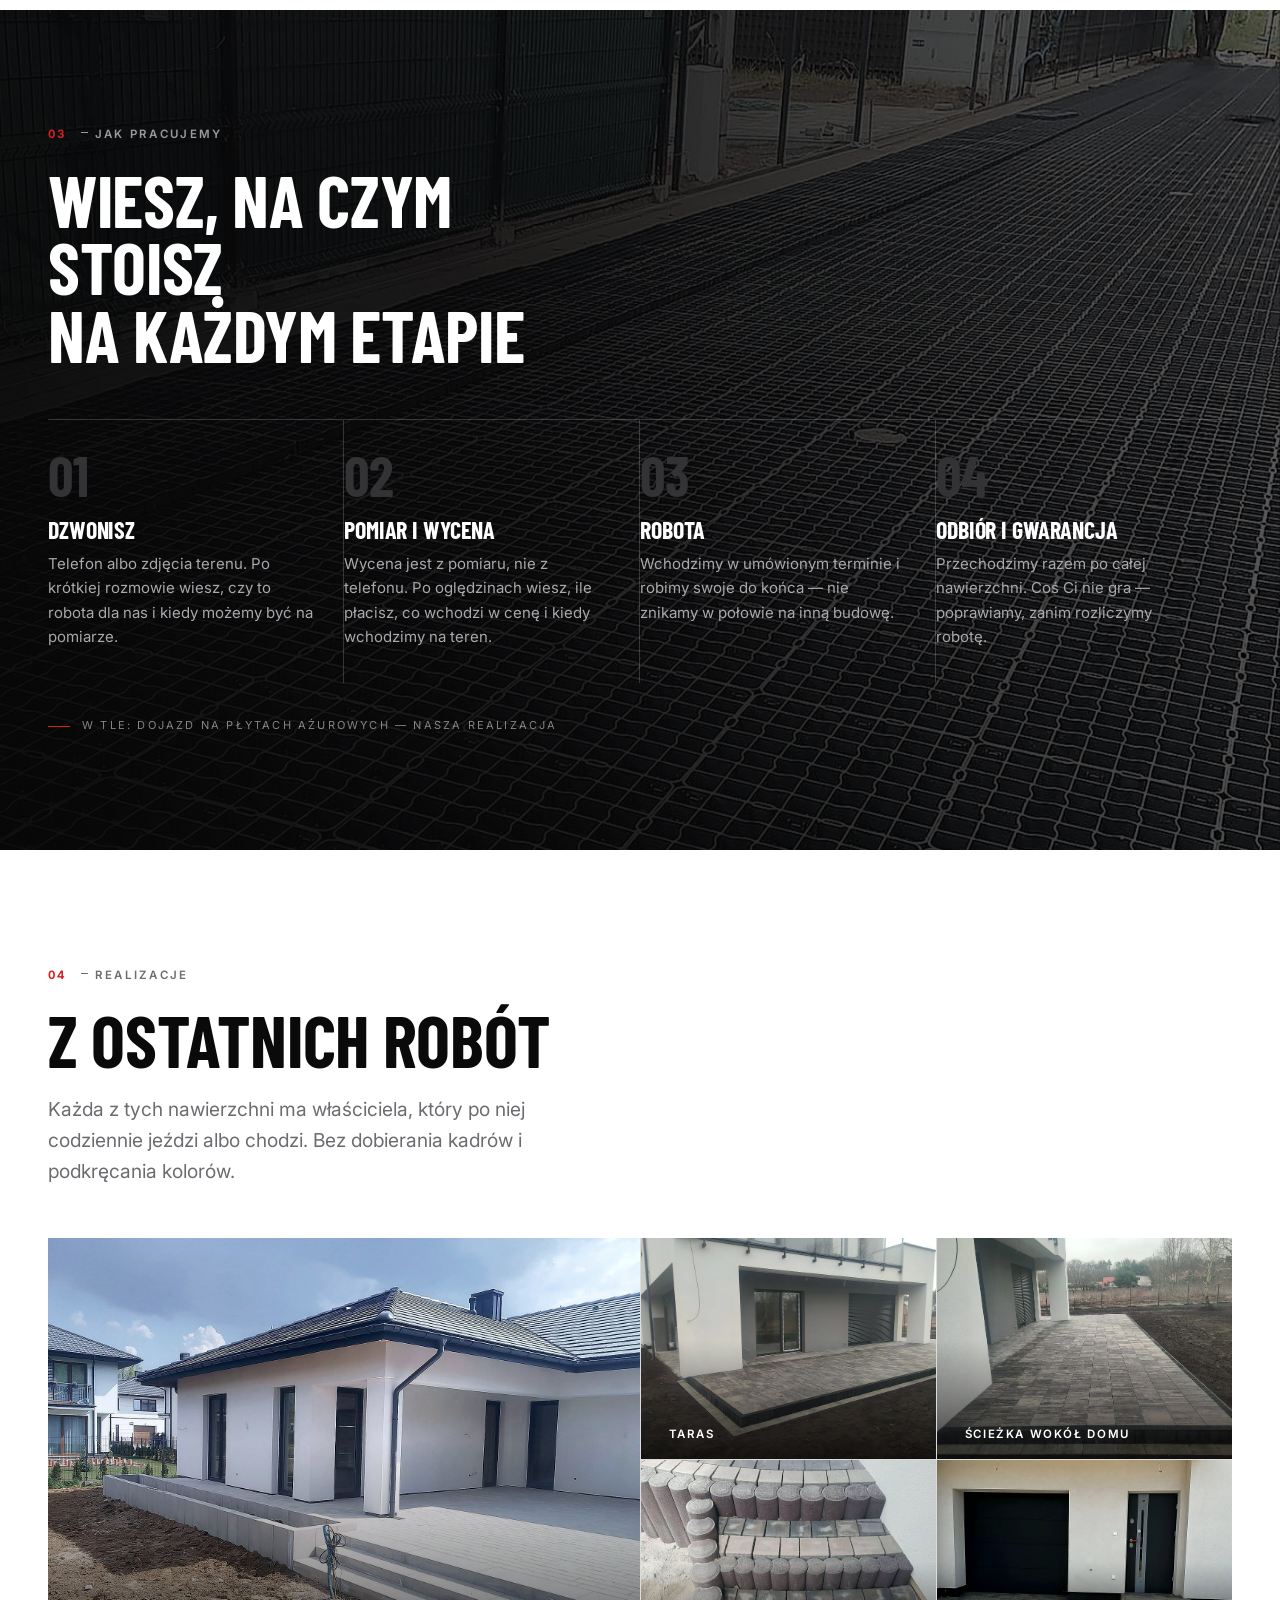
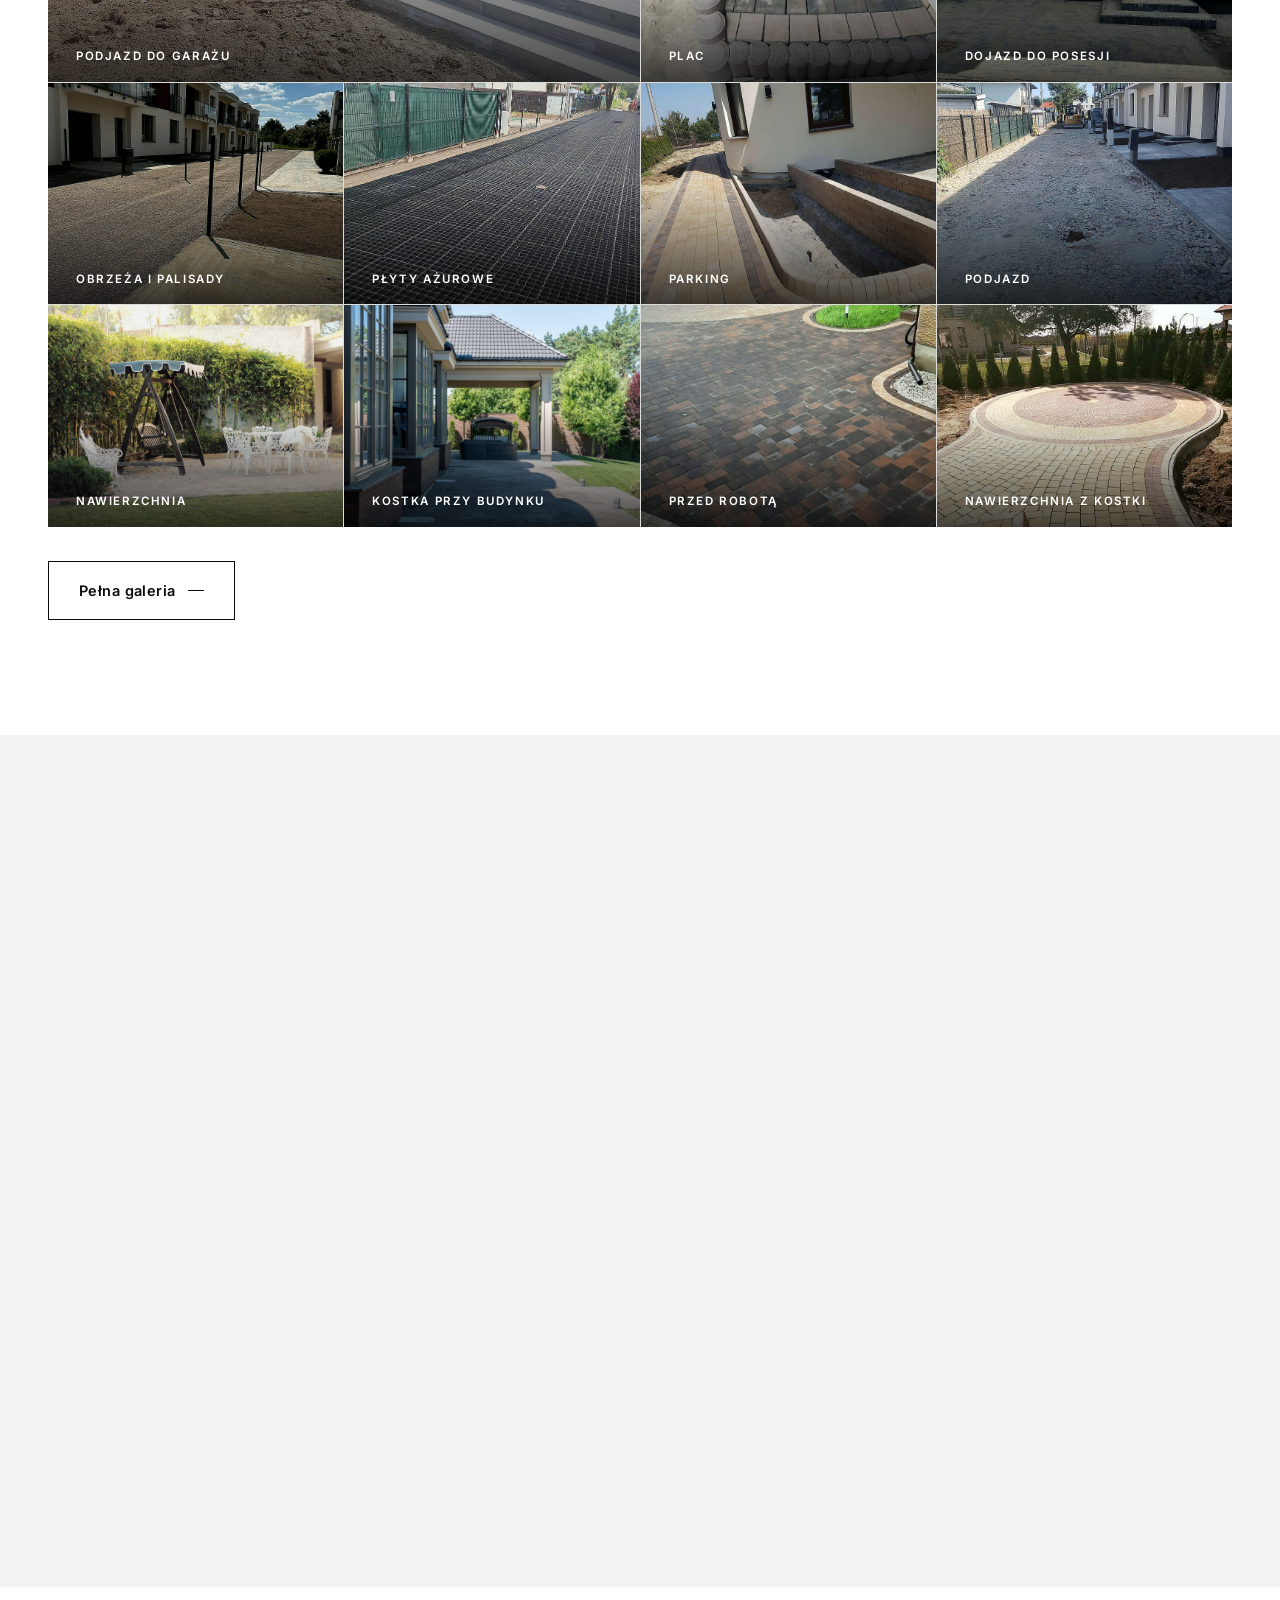
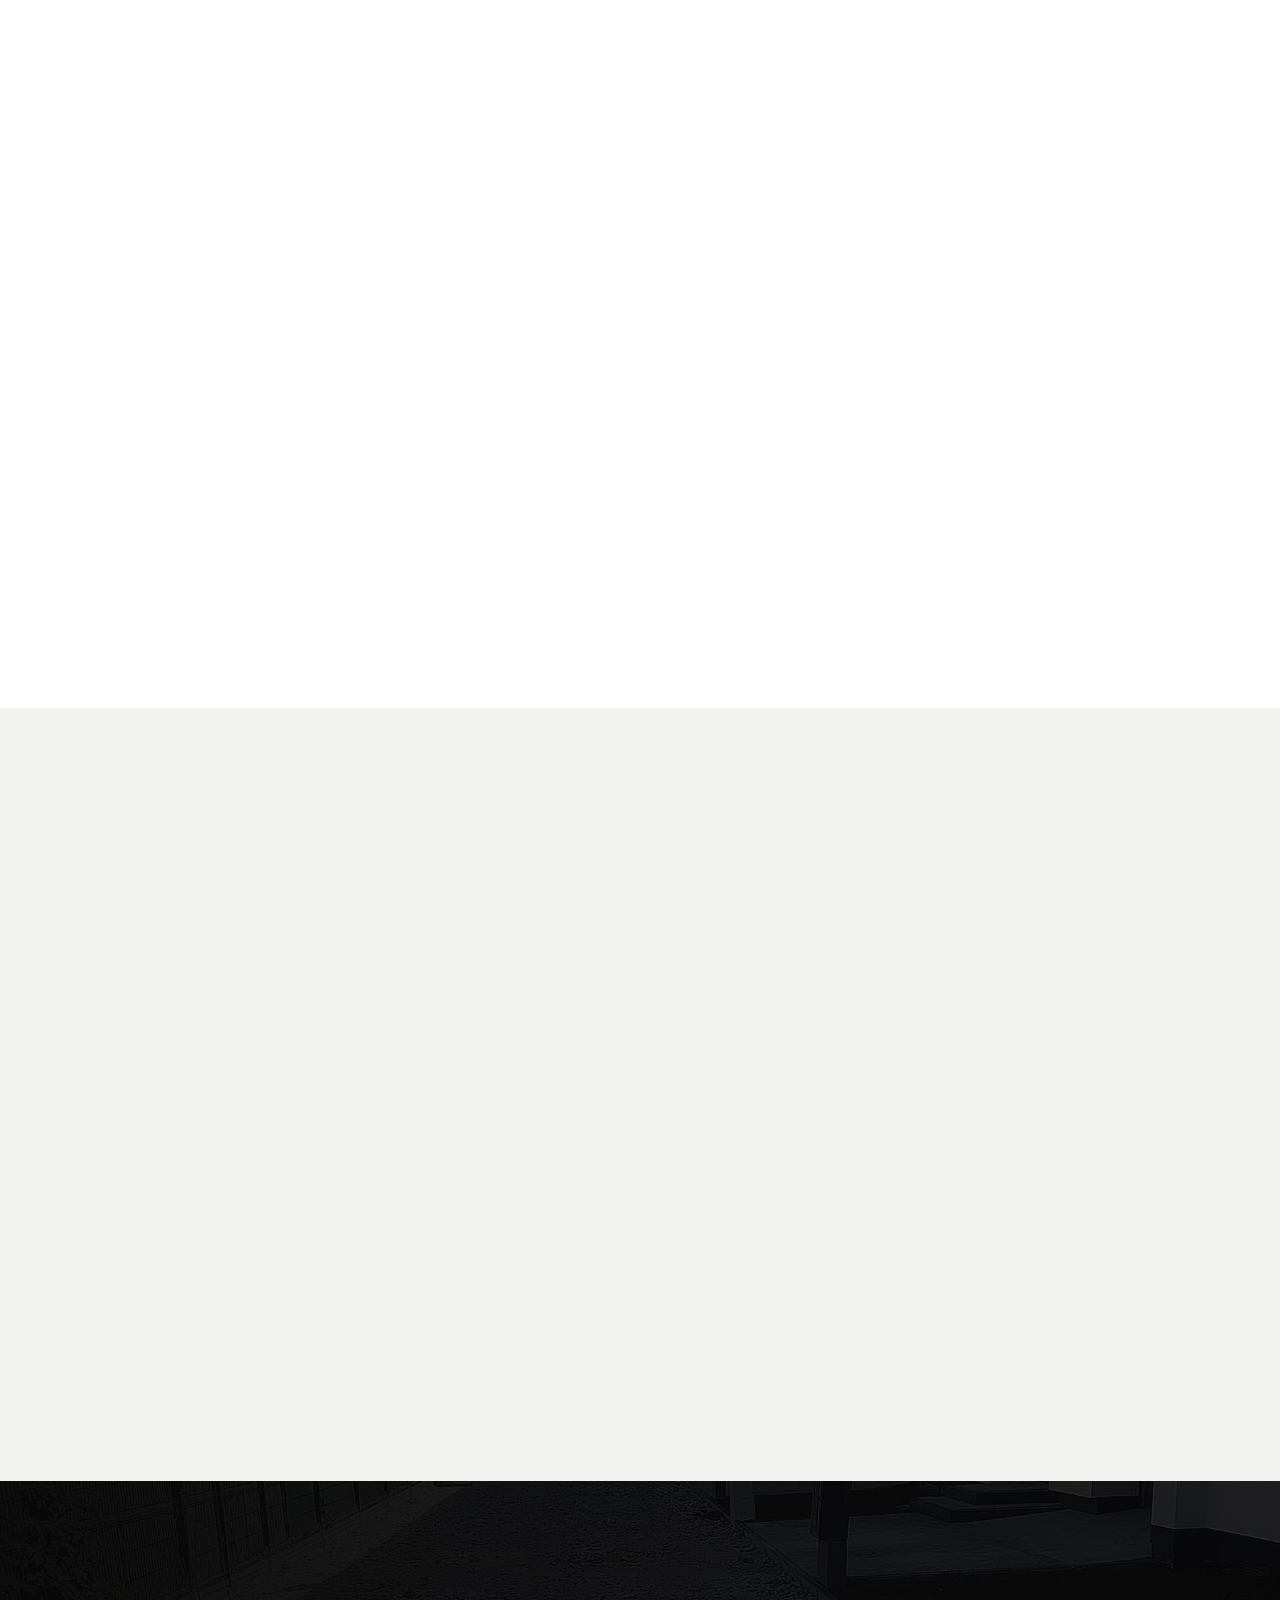
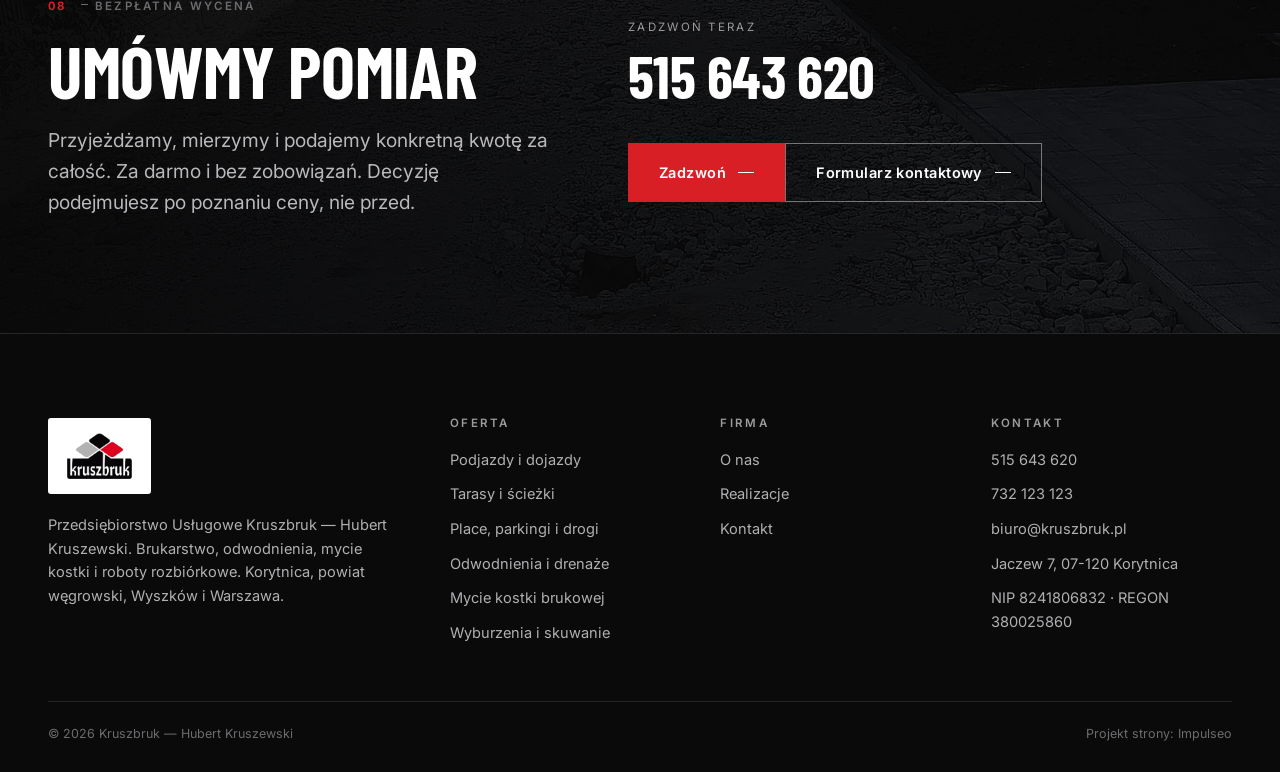
<file: v2/index.html>
<!doctype html>
<html lang="pl">
<head>
<meta charset="utf-8">
<meta name="viewport" content="width=device-width,initial-scale=1">
<title>Kruszbruk — brukarstwo, podjazdy i place | Korytnica, Wyszków, Warszawa</title>
<meta name="description" content="Kruszbruk — Hubert Kruszewski. Kostka brukowa, podjazdy, tarasy, parkingi, odwodnienia, mycie kostki. Korytnica, Węgrów, Wyszków, Warszawa. Bezpłatna wycena z pomiarem.">
<meta name="robots" content="noindex, nofollow">
<meta name="theme-color" content="#0a0a0a">
<meta property="og:type" content="website">
<meta property="og:locale" content="pl_PL">
<meta property="og:site_name" content="Kruszbruk">
<meta property="og:title" content="Kruszbruk — brukarstwo, podjazdy i place | Korytnica, Wyszków, Warszawa">
<meta property="og:description" content="Kruszbruk — Hubert Kruszewski. Kostka brukowa, podjazdy, tarasy, parkingi, odwodnienia, mycie kostki. Korytnica, Węgrów, Wyszków, Warszawa. Bezpłatna wycena z pomiarem.">
<meta property="og:image" content="img/og.jpg">
<script type="application/ld+json">{"@context":"https://schema.org","@type":"LocalBusiness","name":"Kruszbruk Kruszewski Hubert","telephone":"+48515643620","email":"biuro@kruszbruk.pl","address":{"@type":"PostalAddress","streetAddress":"Jaczew 7","postalCode":"07-120","addressLocality":"Korytnica","addressCountry":"PL"},"aggregateRating":{"@type":"AggregateRating","ratingValue":"4.7","reviewCount":"3"},"areaServed":"Korytnica, Węgrów, Wyszków, Warszawa"}</script>
<link rel="icon" href="img/favicon.png">
<link rel="preconnect" href="https://fonts.googleapis.com">
<link rel="preconnect" href="https://fonts.gstatic.com" crossorigin>
<link href="https://fonts.googleapis.com/css2?family=Barlow+Condensed:wght@600;700&family=Inter:wght@400;500;600;700&display=swap" rel="stylesheet">
<link rel="stylesheet" href="assets/style.css">
<script>
/* Zasłona wejścia. W <head> bez defer, żeby strona nie mignęła przed zasłoną.
   Gra raz na wizytę (sessionStorage); ?intro w adresie = zagraj ponownie. */
(function(){
  try{
    var h=document.documentElement; h.classList.add('js-on');
    if(window.matchMedia && matchMedia('(prefers-reduced-motion:reduce)').matches) return;
    var znowu = location.search.indexOf('intro') > -1;
    if(!znowu && sessionStorage.getItem('kruszbruk-intro')) return;
    sessionStorage.setItem('kruszbruk-intro','1');
    h.classList.add('intro-on');
    var zdjete=false;
    function koniec(){
      if(zdjete) return; zdjete=true;
      h.classList.add('intro-out');
      setTimeout(function(){ h.classList.remove('intro-on','intro-out'); },800);
    }
    setTimeout(koniec,1900);
    setTimeout(function(){ h.classList.remove('intro-on','intro-out'); },4200);
    document.addEventListener('click',koniec);
    addEventListener('wheel',koniec,{passive:true});
    addEventListener('touchstart',koniec,{passive:true});
    addEventListener('keydown',koniec);
  }catch(e){}
})();
</script>
</head>
<body>
<!-- znak z logo: trzy romby; kolory zmiennymi, bo CSS nie wchodzi do wnętrza <use> -->
<svg width="0" height="0" style="position:absolute" aria-hidden="true" focusable="false">
  <symbol id="romby" viewBox="0 0 48 40">
    <rect fill="var(--m3-b,#b5b5b7)" x="6" y="16" width="14" height="14" rx="2.2" transform="rotate(45 13 23)"/>
    <rect fill="var(--m3-c,#d81f26)" x="28" y="16" width="14" height="14" rx="2.2" transform="rotate(45 35 23)"/>
    <rect fill="var(--m3-a,#0a0a0a)" x="17" y="5" width="14" height="14" rx="2.2" transform="rotate(45 24 12)"/>
  </symbol>
</svg>

<div id="intro" aria-hidden="true">
  <div class="znak"><img src="img/logo.png" alt="Kruszbruk"></div>
  <div class="sub">Brukarstwo &middot; Korytnica</div>
  <div class="bar"></div>
</div>

<header class="nav">
  <div class="wrap nav-in">
    <a href="index.html" class="brand"><img src="img/logo.png" class="logo" alt="Kruszbruk — Hubert Kruszewski, brukarstwo Korytnica"></a>
    <ul class="menu" id="menu">
      <li><a href="index.html" aria-current="page">Start</a></li>
      <li><a href="podjazdy-i-dojazdy.html">Oferta</a>
        <div class="drop"><a href="podjazdy-i-dojazdy.html">Podjazdy i dojazdy</a><a href="tarasy-i-sciezki.html">Tarasy i ścieżki</a><a href="place-parkingi-drogi.html">Place, parkingi i drogi</a><a href="odwodnienia-i-drenaze.html">Odwodnienia i drenaże</a><a href="mycie-kostki-brukowej.html">Mycie kostki brukowej</a><a href="wyburzenia-i-skuwanie.html">Wyburzenia i skuwanie</a></div>
      </li>
      <li><a href="realizacje.html">Realizacje</a></li>
      <li><a href="o-nas.html">O nas</a></li>
      <li><a href="kontakt.html">Kontakt</a></li>
    </ul>
    <a href="tel:+48515643620" class="nav-tel"><span><small>Wycena z pomiarem za 0 zł</small><b>515 643 620</b></span></a>
    <button class="burger" id="burger" aria-label="Menu" aria-expanded="false">&#9776;</button>
  </div>
</header>

<div class="hero">
  <div class="hero-bg"><img src="img/hero.jpg" alt="Podjazd z kostki brukowej — realizacja Kruszbruk"></div>
  <div class="wrap">
    <div class="label"><b>Kruszbruk</b><span>Korytnica &middot; Węgrów &middot; Wyszków &middot; Warszawa</span></div>
    <h1>Podjazd, który<em>trzyma pion</em></h1>
    <p class="lead">Kostka, taras, plac, odwodnienie. Robimy tak, żeby za pięć lat nadal było równo — bo cała robota rozstrzyga się pod ziemią, w podbudowie.</p>
    <div class="hero-cta">
      <a href="tel:+48515643620" class="btn btn-r">Zadzwoń — 515 643 620</a>
      <a href="kontakt.html" class="btn btn-o">Umów bezpłatny pomiar</a>
    </div>
    <div class="hero-fakty">
      <div><b>4,7</b><span>ocena w Google</span></div>
      <div><b>5</b><span>lat gwarancji</span></div>
      <div><b>70</b><span>km od Korytnicy</span></div>
      <div><b><i>0 zł</i></b><span>za wycenę z pomiarem</span></div>
    </div>
  </div>
</div>

<section class="foto">
  <div class="foto-bg" data-par="0.12"><img src="img/g3.jpg" alt="Realizacja Kruszbruk — nawierzchnia wokół domu" loading="lazy"></div>
  <div class="wrap dwie">
    <div class="rv">
      <div class="label"><b>01</b><span>Dlaczego my</span></div>
      <h2>Cenę znasz przed<br>pierwszą <span class="mark">łopatą</span></h2>
      <p class="lead" style="margin-top:24px">Najczęstsza skarga na brukarzy nie dotyczy kostki, tylko tego, że w połowie roboty cena rośnie, a ekipa znika na inną budowę. U nas jest odwrotnie: przyjeżdżamy, mierzymy, podajemy kwotę za całość — i ta kwota się nie zmienia.</p>
      <ul class="check">
        <li>Wycena po pomiarze na miejscu, nie przez telefon</li>
        <li>Wywóz ziemi i starej nawierzchni w cenie</li>
        <li>Odbiór razem z Tobą — poprawki przed rozliczeniem</li>
        <li>Kostka z materiałem od nas albo sama robocizna</li>
        <li>Jedna ekipa od korytowania po zamiatanie spoin</li>
      </ul>
      <div style="margin-top:34px"><a href="o-nas.html" class="btn btn-o">Poznaj firmę</a></div>
      <div class="podpis">w tle: nasza realizacja — okolice Korytnicy</div>
    </div>
    <div class="rv kadr">
      <img src="img/about.jpg" alt="Ekipa Kruszbruk przy układaniu kostki brukowej" loading="lazy">
      <div class="plakietka"><b>5 lat</b><span>gwarancji na robotę</span></div>
    </div>
  </div>
</section>

<section>
  <div class="wrap">
    <div class="naglowek rv">
      <div class="label"><b>02</b><span>Zakres robót</span></div>
      <h2>Co robimy</h2>
      <p class="lead">Dla domów prywatnych i dla firm. Każda pozycja wyceniana po oględzinach terenu — za przyjazd nie płacisz.</p>
    </div>
    <div class="uslugi rv">
      <a href="podjazdy-i-dojazdy.html" class="u">
        <span class="nr">01</span>
        <span class="ikona"><svg viewBox="0 0 32 32" fill="none" stroke="currentColor" stroke-width="1.4" stroke-linejoin="round"><path d="M16 5l13 7.5L16 20 3 12.5 16 5z"/><path d="M9.5 8.75l13 7.5M22.5 8.75l-13 7.5"/><path d="M3 18l13 7.5L29 18"/></svg></span>
        <h3>Podjazdy i dojazdy</h3>
        <p>Podjazd codziennie trzyma auto, więc najwięcej pracy idzie w spód: koryto na właściwą głębokość, kruszywo zagęszczane warstwa po warstwie, podsypka i dopiero kostka.</p>
        <span class="wiecej">Zobacz</span>
      </a>
      <a href="tarasy-i-sciezki.html" class="u">
        <span class="nr">02</span>
        <span class="ikona"><svg viewBox="0 0 32 32" fill="none" stroke="currentColor" stroke-width="1.4" stroke-linecap="round" stroke-linejoin="round"><path d="M4 28c0-6 5-8.5 8-11.5S15 8 20 6"/><path d="M12 28c0-4.5 4.5-6.5 7-9.5s2-6.5 7-8"/><path d="M23 4.5h5v5"/></svg></span>
        <h3>Tarasy i ścieżki</h3>
        <p>Kostka, płyty tarasowe, kamień czy granit — każdy materiał inaczej znosi słońce, mróz i mech. Doradzamy, co się sprawdzi u Ciebie, zanim kupisz.</p>
        <span class="wiecej">Zobacz</span>
      </a>
      <a href="place-parkingi-drogi.html" class="u">
        <span class="nr">03</span>
        <span class="ikona"><svg viewBox="0 0 32 32" fill="none" stroke="currentColor" stroke-width="1.4" stroke-linejoin="round"><rect x="3" y="6" width="26" height="20"/><path d="M9.5 6v20M16 6v20M22.5 6v20M3 16h26"/></svg></span>
        <h3>Place, parkingi i drogi</h3>
        <p>Plac manewrowy i parking firmowy to inna robota niż ścieżka — auta dostawcze wymagają głębszego koryta i mocniejszego zagęszczenia.</p>
        <span class="wiecej">Zobacz</span>
      </a>
      <a href="odwodnienia-i-drenaze.html" class="u">
        <span class="nr">04</span>
        <span class="ikona"><svg viewBox="0 0 32 32" fill="none" stroke="currentColor" stroke-width="1.4" stroke-linecap="round" stroke-linejoin="round"><path d="M16 3c4 5.5 6.5 9 6.5 12A6.5 6.5 0 0 1 16 21.5 6.5 6.5 0 0 1 9.5 15C9.5 12 12 8.5 16 3z"/><path d="M3 25.5h26"/><path d="M7 29.5v-4M13 29.5v-4M19 29.5v-4M25 29.5v-4"/></svg></span>
        <h3>Odwodnienia i drenaże</h3>
        <p>Kałuża pod bramą i mokra ściana garażu to znak, że woda nie ma dokąd spływać. Spadki i drenaż planujemy razem z nawierzchnią, nie po fakcie.</p>
        <span class="wiecej">Zobacz</span>
      </a>
      <a href="mycie-kostki-brukowej.html" class="u">
        <span class="nr">05</span>
        <span class="ikona"><svg viewBox="0 0 32 32" fill="none" stroke="currentColor" stroke-width="1.4" stroke-linecap="round" stroke-linejoin="round"><rect x="3" y="20" width="26" height="9"/><path d="M12 20v9M21 20v9M3 24.5h26"/><path d="M28 3l-9.5 13"/><path d="M18.5 16l-4.5 2.5M18.5 16l-1 4.5"/></svg></span>
        <h3>Mycie kostki brukowej</h3>
        <p>Plamy oleju, ślady opon, mech, glony i graffiti schodzą wysokim ciśnieniem. Stara kostka wraca do koloru za ułamek ceny nowej nawierzchni.</p>
        <span class="wiecej">Zobacz</span>
      </a>
      <a href="wyburzenia-i-skuwanie.html" class="u">
        <span class="nr">06</span>
        <span class="ikona"><svg viewBox="0 0 32 32" fill="none" stroke="currentColor" stroke-width="1.4" stroke-linecap="round" stroke-linejoin="round"><path d="M3 29V14h15v15"/><path d="M3 21.5h15M10.5 14v7.5M6.5 21.5V29M14.5 21.5V29"/><path d="M22 6l7 3.5-3 5.5-7-3.5z"/><path d="M20 11.5l-5.5 7.5"/></svg></span>
        <h3>Wyburzenia i skuwanie</h3>
        <p>Ściany, budynki gospodarcze, posadzki i stare betony. Wywóz gruzu i uprzątnięcie terenu wliczone w robotę.</p>
        <span class="wiecej">Zobacz</span>
      </a>
    </div>
  </div>
</section>

<section class="foto">
  <div class="foto-bg" data-par="0.09"><img src="img/g9.jpg" alt="Dojazd na płytach ażurowych — realizacja Kruszbruk" loading="lazy"></div>
  <div class="wrap">
    <div class="naglowek rv">
      <div class="label"><b>03</b><span>Jak pracujemy</span></div>
      <h2>Wiesz, na czym stoisz<br>na każdym etapie</h2>
    </div>
    <div class="steps rv">
      <div class="step"><span class="nr">01</span><h3>Dzwonisz</h3><p>Telefon albo zdjęcia terenu. Po krótkiej rozmowie wiesz, czy to robota dla nas i kiedy możemy być na pomiarze.</p></div>
      <div class="step"><span class="nr">02</span><h3>Pomiar i wycena</h3><p>Wycena jest z pomiaru, nie z telefonu. Po oględzinach wiesz, ile płacisz, co wchodzi w cenę i kiedy wchodzimy na teren.</p></div>
      <div class="step"><span class="nr">03</span><h3>Robota</h3><p>Wchodzimy w umówionym terminie i robimy swoje do końca — nie znikamy w połowie na inną budowę.</p></div>
      <div class="step"><span class="nr">04</span><h3>Odbiór i gwarancja</h3><p>Przechodzimy razem po całej nawierzchni. Coś Ci nie gra — poprawiamy, zanim rozliczymy robotę.</p></div>
    </div>
    <div class="podpis">w tle: dojazd na płytach ażurowych — nasza realizacja</div>
  </div>
</section>

<section>
  <div class="wrap">
    <div class="naglowek rv">
      <div class="label"><b>04</b><span>Realizacje</span></div>
      <h2>Z ostatnich robót</h2>
      <p class="lead">Każda z tych nawierzchni ma właściciela, który po niej codziennie jeździ albo chodzi. Bez dobierania kadrów i podkręcania kolorów.</p>
    </div>
    <div class="gal rv" id="gal">
      <div class="gi big"><img src="img/g3.jpg" alt="Podjazd do garażu — realizacja Kruszbruk"><span class="tag">Podjazd do garażu</span></div>
      <div class="gi"><img src="img/g4.jpg" alt="Taras — realizacja Kruszbruk"><span class="tag">Taras</span></div>
      <div class="gi"><img src="img/g5.jpg" alt="Ścieżka wokół domu — realizacja Kruszbruk"><span class="tag">Ścieżka wokół domu</span></div>
      <div class="gi"><img src="img/g6.jpg" alt="Plac — realizacja Kruszbruk" loading="lazy"><span class="tag">Plac</span></div>
      <div class="gi"><img src="img/g7.jpg" alt="Dojazd do posesji — realizacja Kruszbruk" loading="lazy"><span class="tag">Dojazd do posesji</span></div>
      <div class="gi"><img src="img/g8.jpg" alt="Obrzeża i palisady — realizacja Kruszbruk" loading="lazy"><span class="tag">Obrzeża i palisady</span></div>
      <div class="gi"><img src="img/g9.jpg" alt="Dojazd na płytach ażurowych — realizacja Kruszbruk" loading="lazy"><span class="tag">Płyty ażurowe</span></div>
      <div class="gi"><img src="img/g10.jpg" alt="Parking — realizacja Kruszbruk" loading="lazy"><span class="tag">Parking</span></div>
      <div class="gi"><img src="img/g11.jpg" alt="Podjazd — realizacja Kruszbruk" loading="lazy"><span class="tag">Podjazd</span></div>
      <div class="gi"><img src="img/g12.jpg" alt="Nawierzchnia — realizacja Kruszbruk" loading="lazy"><span class="tag">Nawierzchnia</span></div>
      <div class="gi"><img src="img/g14.jpg" alt="Kostka przy budynku — realizacja Kruszbruk" loading="lazy"><span class="tag">Kostka przy budynku</span></div>
      <div class="gi"><img src="img/g1.jpg" alt="Teren przed robotą — realizacja Kruszbruk" loading="lazy"><span class="tag">Przed robotą</span></div>
      <div class="gi"><img src="img/g2.jpg" alt="Nawierzchnia z kostki — realizacja Kruszbruk" loading="lazy"><span class="tag">Nawierzchnia z kostki</span></div>
    </div>
    <div style="margin-top:34px"><a href="realizacje.html" class="btn btn-o">Pełna galeria</a></div>
  </div>
</section>

<section class="smoke">
  <div class="wrap">
    <div class="naglowek rv">
      <div class="label"><b>05</b><span>Opinie</span></div>
      <h2>Co mówią klienci</h2>
    </div>
    <div class="oceny rv">
      <div class="ocena"><b>4,7</b><div><div class="stars">&#9733;&#9733;&#9733;&#9733;&#9733;</div><small>wizytówka Google</small></div></div>
      <div class="ocena"><b>5,0</b><div><div class="stars">&#9733;&#9733;&#9733;&#9733;&#9733;</div><small>Oferteo &middot; 8 lat na portalu</small></div></div>
    </div>
    <div class="opinie rv">
      <div class="rev">
        <div class="stars">&#9733;&#9733;&#9733;&#9733;&#9733;</div>
        <p>„Właściciel firmy bardzo pomocny — nawet już po skończeniu i rozliczeniu całej inwestycji. Dalej można do Niego dzwonić i służy pomocą, bardzo dobry kontakt. Na wszystko firma udziela 5 lat gwarancji.”</p>
        <div class="who"><div><b>Radosław Bobowski</b><span>opinia w Google</span></div></div>
      </div>
      <div class="rev">
        <div class="stars">&#9733;&#9733;&#9733;&#9733;&#9733;</div>
        <p>„Droga wewnętrzna oraz nawierzchnia z kostki brukowej zostały wykonane solidnie, estetycznie i zgodnie z ustaleniami. Prace przebiegły sprawnie i terminowo. Bardzo dobry kontakt, uczciwa cena i świetny efekt końcowy.”</p>
        <div class="who"><div><b>P. K.</b><span>opinia w Oferteo</span></div></div>
      </div>
      <div class="rev">
        <div class="stars">&#9733;&#9733;&#9733;&#9733;&#9733;</div>
        <p>„Profesjonalna ekipa pracowitych i zorganizowanych ludzi. Można śmiało polecać, a ja rzadko kogoś polecam. Wiedzą co robią i są staranni.”</p>
        <div class="who"><div><b>Agnes RRR</b><span>opinia w Google</span></div></div>
      </div>
    </div>
  </div>
</section>

<section>
  <div class="wrap dwie srodek">
    <div class="rv">
      <div class="label"><b>06</b><span>Obszar działania</span></div>
      <h2>Dojeżdżamy<br>do Ciebie</h2>
      <p class="lead" style="margin-top:22px">Baza w Jaczewie pod Korytnicą, robimy w promieniu około 70 km — od powiatu węgrowskiego po Warszawę. Dalej? Zadzwoń, przy większej robocie zwykle da się dograć.</p>
      <div class="area">
        <span class="chip hot">Korytnica</span><span class="chip">Węgrów</span><span class="chip">Łochów</span><span class="chip">Wyszków</span><span class="chip">Radzymin</span><span class="chip">Wołomin</span><span class="chip">Marki</span><span class="chip">Zielonka</span><span class="chip">Mińsk Mazowiecki</span><span class="chip">Sokołów Podlaski</span><span class="chip">Warszawa</span>
      </div>
    </div>
    <div class="rv" style="align-self:stretch">
      <iframe class="map" title="Mapa — Kruszbruk, Jaczew 7, Korytnica" src="https://www.google.com/maps?q=Jaczew%207,%2007-120%20Korytnica&output=embed" loading="lazy"></iframe>
    </div>
  </div>
</section>

<section class="smoke">
  <div class="wrap dwie">
    <div class="rv">
      <div class="label"><b>07</b><span>Częste pytania</span></div>
      <h2>Dobrze<br>wiedzieć</h2>
      <p class="lead" style="margin-top:22px">Nie ma pytania na liście? Zadzwoń — odpowiadamy od ręki, bez formularzy i oddzwaniania za trzy dni.</p>
      <div style="margin-top:28px"><a href="tel:+48515643620" class="btn btn-k">Zadzwoń — 515 643 620</a></div>
    </div>
    <div class="faq rv">
      <div class="q"><h3>Ile kosztuje ułożenie kostki?<i></i></h3><div class="a"><p>Zależy od terenu i materiału — inna cena wychodzi na piasku, inna tam, gdzie trzeba głębiej korytować i wywozić ziemię. Dlatego cenę podajemy dopiero po pomiarze — i w trakcie roboty ona już nie rośnie.</p></div></div>
      <div class="q"><h3>Czy wycena jest płatna?<i></i></h3><div class="a"><p>Nie. Za przyjazd i pomiar w Korytnicy i okolicy nie płacisz. Decyzję podejmujesz po poznaniu ceny, nie przed.</p></div></div>
      <div class="q"><h3>Kostka z materiałem czy sama robocizna?<i></i></h3><div class="a"><p>Oba układy są w porządku. Z materiałem od nas masz jedną cenę i jednego odpowiedzialnego za całość; z powierzonym — najpierw go obejrzymy, bo nie każda kostka nadaje się pod auto.</p></div></div>
      <div class="q"><h3>Jak długo trwa taka robota?<i></i></h3><div class="a"><p>Ścieżka to kilka dni, duży podjazd z korytowaniem — dłużej. Przy wycenie dostajesz termin wejścia i termin odbioru; między nimi robota idzie ciągiem, bez tygodniowych przerw.</p></div></div>
      <div class="q"><h3>Co z ziemią z koryta i starą nawierzchnią?<i></i></h3><div class="a"><p>Wywóz jest w wycenie — po robocie nie zostaje hałda ziemi ani sterta starego betonu. Chcesz zatrzymać ziemię na podniesienie ogrodu? Powiedz przy pomiarze, zostawimy ją tam, gdzie wskażesz.</p></div></div>
      <div class="q"><h3>Da się odświeżyć starą kostkę zamiast układać nową?<i></i></h3><div class="a"><p>Bardzo często tak. Mycie wysokociśnieniowe ściąga mech, glony i plamy oleju — kostka wraca do koloru. Przy pomiarze mówimy wprost, czy w Twoim przypadku wystarczy mycie, czy trzeba przekładać.</p></div></div>
      <div class="q"><h3>Co, jeśli kostka się zapadnie?<i></i></h3><div class="a"><p>Dobrze zagęszczona podbudowa nie siada — ale jak coś się ruszy, wracamy i poprawiamy. Nasza wina — robimy za darmo; wjechało tam coś dużo cięższego, niż ustalaliśmy — mówimy wprost, co i za ile.</p></div></div>
    </div>
  </div>
</section>

<section class="cta">
  <div class="cta-bg"><img src="img/g11.jpg" alt="Podjazd z kostki — realizacja Kruszbruk" loading="lazy"></div>
  <div class="wrap dwie srodek">
    <div>
      <div class="label"><b>08</b><span>Bezpłatna wycena</span></div>
      <h2>Umówmy pomiar</h2>
      <p class="lead">Przyjeżdżamy, mierzymy i podajemy konkretną kwotę za całość. Za darmo i bez zobowiązań. Decyzję podejmujesz po poznaniu ceny, nie przed.</p>
    </div>
    <div>
      <span style="font-size:11.5px;letter-spacing:.2em;text-transform:uppercase;color:#9b9b9e">Zadzwoń teraz</span><br>
      <a href="tel:+48515643620" class="cta-tel">515 643 620</a>
      <div class="cta-row">
        <a href="tel:+48515643620" class="btn btn-r">Zadzwoń</a>
        <a href="kontakt.html" class="btn btn-o">Formularz kontaktowy</a>
      </div>
    </div>
  </div>
</section>

<footer>
  <div class="wrap">
    <div class="fgrid">
      <div>
        <a href="index.html" class="brand"><span class="logo-tile"><img src="img/logo.png" alt="Kruszbruk — Hubert Kruszewski"></span></a>
        <p style="margin-top:20px">Przedsiębiorstwo Usługowe Kruszbruk — Hubert Kruszewski. Brukarstwo, odwodnienia, mycie kostki i roboty rozbiórkowe. Korytnica, powiat węgrowski, Wyszków i Warszawa.</p>
      </div>
      <div><h4>Oferta</h4><ul><li><a href="podjazdy-i-dojazdy.html">Podjazdy i dojazdy</a></li><li><a href="tarasy-i-sciezki.html">Tarasy i ścieżki</a></li><li><a href="place-parkingi-drogi.html">Place, parkingi i drogi</a></li><li><a href="odwodnienia-i-drenaze.html">Odwodnienia i drenaże</a></li><li><a href="mycie-kostki-brukowej.html">Mycie kostki brukowej</a></li><li><a href="wyburzenia-i-skuwanie.html">Wyburzenia i skuwanie</a></li></ul></div>
      <div><h4>Firma</h4><ul><li><a href="o-nas.html">O nas</a></li><li><a href="realizacje.html">Realizacje</a></li><li><a href="kontakt.html">Kontakt</a></li></ul></div>
      <div><h4>Kontakt</h4><ul>
        <li><a href="tel:+48515643620">515 643 620</a></li>
        <li><a href="tel:+48732123123">732 123 123</a></li>
        <li><a href="mailto:biuro@kruszbruk.pl">biuro@kruszbruk.pl</a></li>
        <li>Jaczew 7, 07-120 Korytnica</li>
        <li>NIP 8241806832 &middot; REGON 380025860</li>
      </ul></div>
    </div>
    <div class="fbot"><span>&copy; 2026 Kruszbruk — Hubert Kruszewski</span><span>Projekt strony: Impulseo</span></div>
  </div>
</footer>

<div class="callbar">
  <a href="tel:+48515643620">Zadzwoń</a>
  <a href="kontakt.html">Bezpłatna wycena</a>
</div>

<script src="assets/main.js" defer></script>
</body>
</html>
</file>
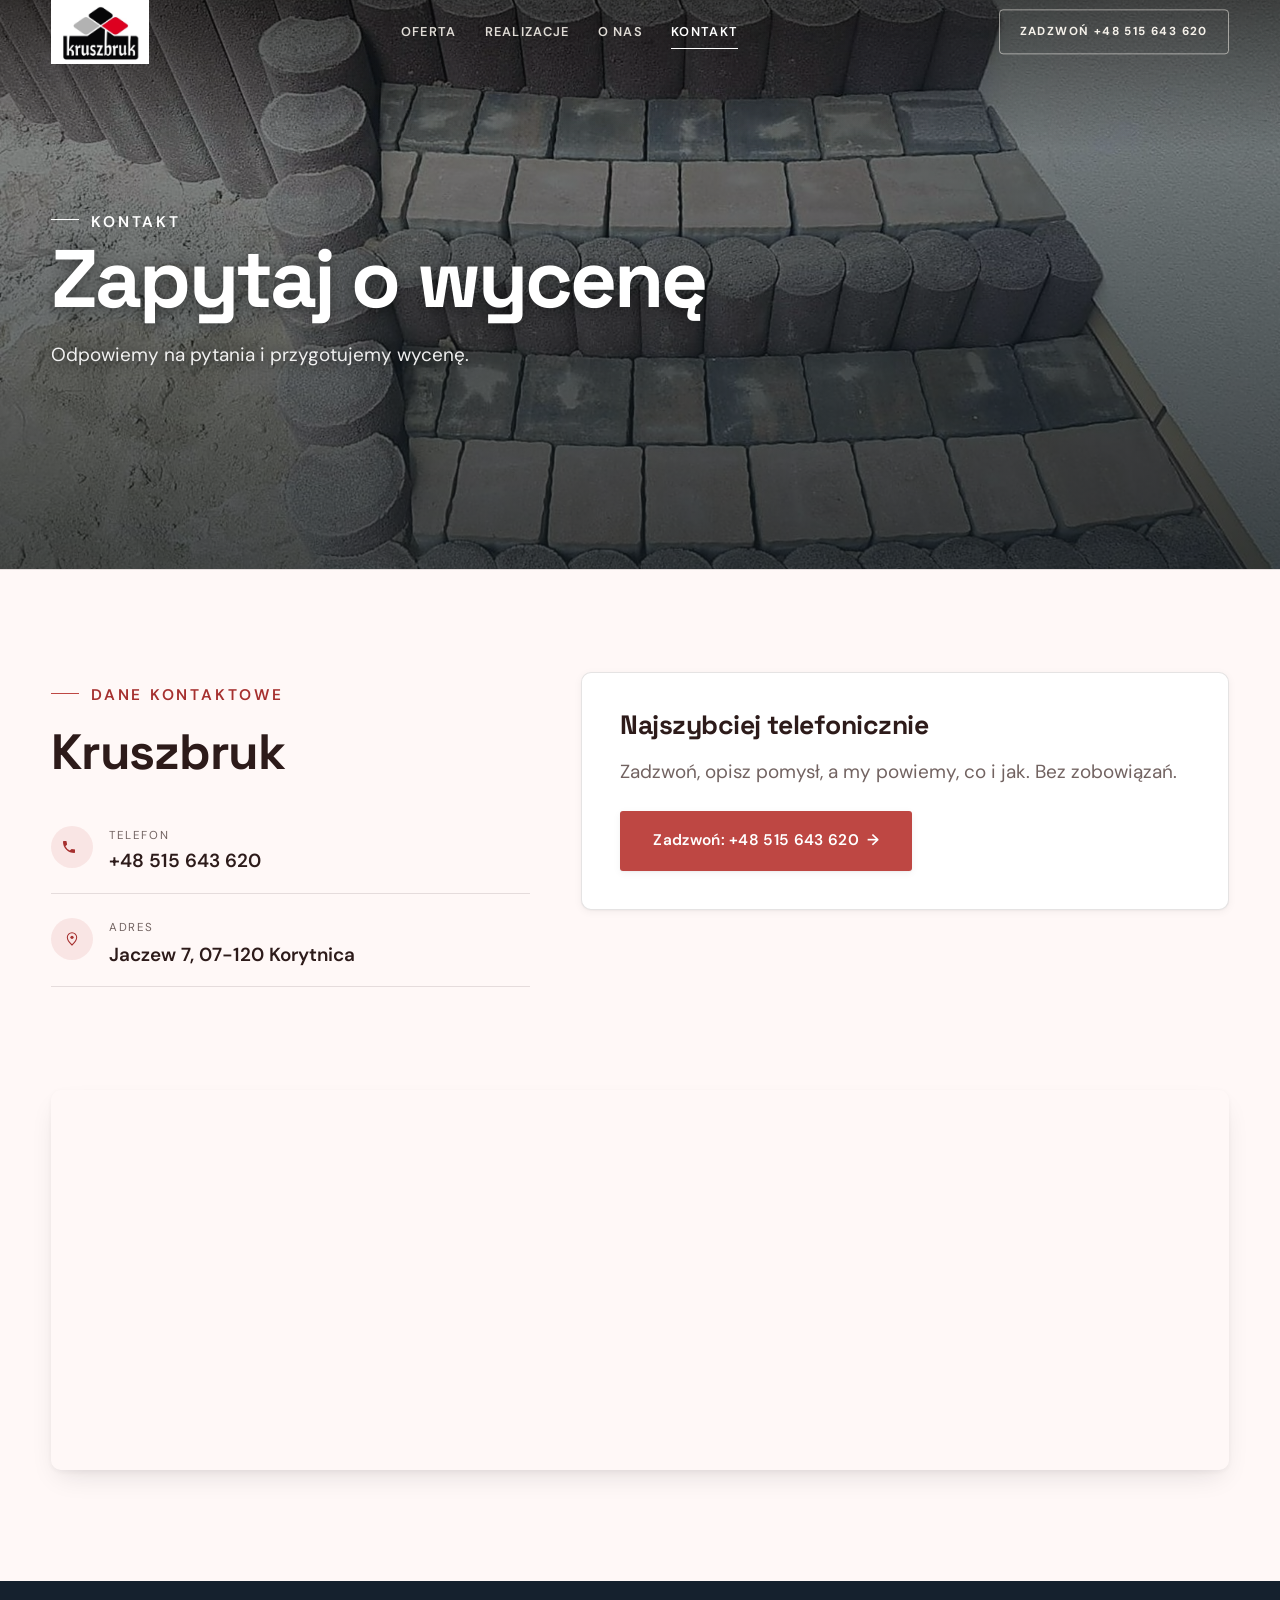
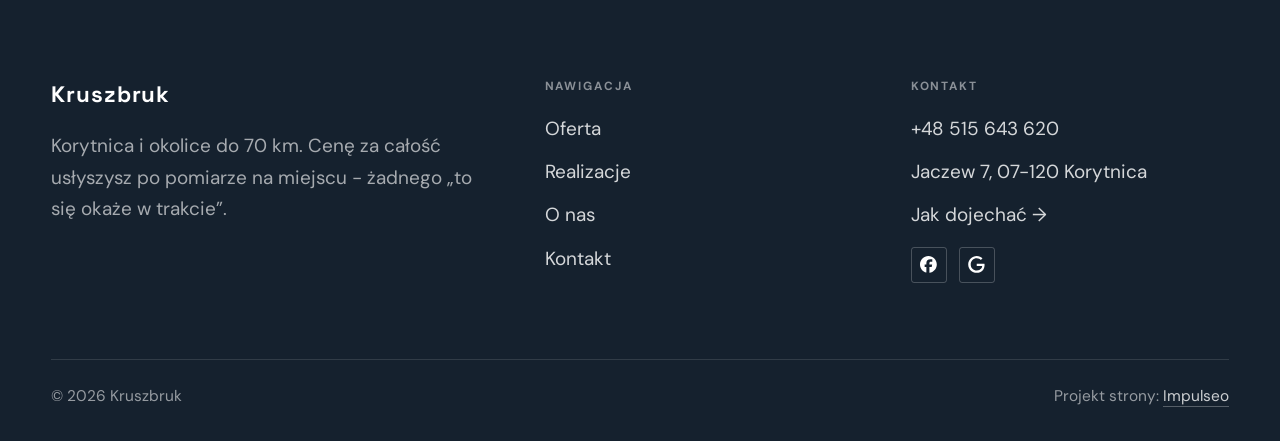
<file: kontakt.html>
<!DOCTYPE html>
<html lang="pl">
<head>
<meta charset="UTF-8">
<meta name="viewport" content="width=device-width, initial-scale=1.0">
<title>Kontakt - Kruszbruk</title>
<meta name="description" content="Kontakt Kruszbruk - Jaczew 7, 07-120 Korytnica">
<link rel="canonical" href="https://kris20032.github.io/kruszbruk-kruszewski-hubert/kontakt.html">
<meta name="robots" content="noindex, nofollow">
<meta property="og:type" content="website">
<meta property="og:locale" content="pl_PL">
<meta property="og:site_name" content="Kruszbruk">
<meta property="og:title" content="Kontakt - Kruszbruk">
<meta property="og:description" content="Kontakt Kruszbruk - Jaczew 7, 07-120 Korytnica">
<meta property="og:url" content="https://kris20032.github.io/kruszbruk-kruszewski-hubert/kontakt.html">
<meta property="og:image" content="https://kris20032.github.io/kruszbruk-kruszewski-hubert/img/og.jpg">
<meta property="og:image:width" content="1200">
<meta property="og:image:height" content="630">
<meta name="twitter:card" content="summary_large_image">
<link rel="preconnect" href="https://fonts.googleapis.com">
<link rel="preconnect" href="https://fonts.gstatic.com" crossorigin>
<link href="https://fonts.googleapis.com/css2?family=Space+Grotesk:wght@500;600;700&family=DM+Sans:opsz,wght@9..40,400;9..40,500;9..40,600&display=swap" rel="stylesheet">
<link rel="stylesheet" href="assets/styles.css?v=7cdc4357">
</head>
<body>

<header class="nav">
  <div class="wrap nav-inner">
    <a class="brand brand-has-logo" href="index.html"><img class="brand-logo" src="img/logo.jpg" alt="Kruszbruk" width="960" height="627" decoding="async"></a>
    <nav class="nav-links">
      <a href="oferta.html">Oferta</a>
      <a href="realizacje.html">Realizacje</a>
      <a href="o-nas.html">O nas</a>
      <a href="kontakt.html" class="active" aria-current="page">Kontakt</a>
      <a href="tel:+48515643620" class="btn btn-accent">Zadzwoń +48 515 643 620</a>
    </nav>
    <button class="nav-toggle" aria-label="Menu"><span></span><span></span><span></span></button>
  </div>
</header>

<main>
<section class="pagehead">
  <img src="img/g6.jpg" alt="Kruszbruk - Zapytaj o wycenę" width="1720" height="1104" decoding="async">
  <div class="wrap">
    <span class="eyebrow">Kontakt</span>
    <h1>Zapytaj o wycenę</h1>
    <p>Odpowiemy na pytania i przygotujemy wycenę.</p>
  </div>
</section>
<section>
  <div class="wrap contact-grid">
    <div class="reveal">
      <span class="eyebrow">Dane kontaktowe</span>
      <h2 style="margin:var(--space-4) 0 var(--space-6)">Kruszbruk</h2>
      <div class="info-list">
        <div class="info-row"><div class="ic"><svg class="ico-tel" width="16" height="16" viewBox="0 0 24 24" fill="none" aria-hidden="true"><path d="M6.6 10.8a15.5 15.5 0 0 0 6.6 6.6l2.2-2.2a1 1 0 0 1 1-.24 11.4 11.4 0 0 0 3.6.58 1 1 0 0 1 1 1V20a1 1 0 0 1-1 1A17 17 0 0 1 3 4a1 1 0 0 1 1-1h3.5a1 1 0 0 1 1 1c0 1.25.2 2.46.58 3.6a1 1 0 0 1-.25 1l-2.23 2.2Z" fill="currentColor"/></svg></div><div><div class="lbl">Telefon</div><a class="val" href="tel:+48515643620">+48 515 643 620</a></div></div>
        <div class="info-row"><div class="ic"><svg class="ico-pin" width="16" height="16" viewBox="0 0 24 24" fill="none" aria-hidden="true"><path d="M12 21s7-6.1 7-11.5A7 7 0 0 0 5 9.5C5 14.9 12 21 12 21Z" stroke="currentColor" stroke-width="1.6" fill="none"/><circle cx="12" cy="9.5" r="2.4" fill="currentColor"/></svg></div><div><div class="lbl">Adres</div><div class="val">Jaczew 7, 07-120 Korytnica</div></div></div>
      </div>
    </div>
    <div class="reveal">
      <div class="form">
        <h3 style="margin-bottom:var(--space-4)">Najszybciej telefonicznie</h3>
        <p class="muted" style="margin-bottom:var(--space-5)">Zadzwoń, opisz pomysł, a my powiemy, co i jak. Bez zobowiązań.</p>
        <a href="tel:+48515643620" class="btn btn-accent" style="justify-content:center">Zadzwoń: +48 515 643 620 <span class="arr">→</span></a>
      </div>
    </div>
  </div>
</section>
<section style="padding-top:0">
  <div class="wrap reveal">
    <iframe class="map" title="Kruszbruk - Korytnica" src="https://maps.google.com/maps?q=52.455127%2C21.843182&z=15&output=embed" loading="lazy" referrerpolicy="no-referrer-when-downgrade"></iframe>
  </div>
</section>
</main>

<footer>
  <div class="wrap">
    <div class="foot-grid">
      <div class="foot-brand">
        <div class="name">Kruszbruk</div>
        <p>Korytnica i okolice do 70 km. Cenę za całość usłyszysz po pomiarze na miejscu - żadnego „to się okaże w trakcie”.</p>
      </div>
      <div class="foot-col">
        <h4>Nawigacja</h4>
        <a href="oferta.html">Oferta</a>
        <a href="realizacje.html">Realizacje</a>
        <a href="o-nas.html">O nas</a>
        <a href="kontakt.html">Kontakt</a>
      </div>
      <div class="foot-col">
        <h4>Kontakt</h4>
        <a href="tel:+48515643620">+48 515 643 620</a>
        <p>Jaczew 7, 07-120 Korytnica</p>
        <a href="https://maps.google.com/?cid=16087623304507125952&g_mp=Cidnb29nbGUubWFwcy5wbGFjZXMudjEuUGxhY2VzLlNlYXJjaFRleHQQAhgEIAA" target="_blank" rel="noopener">Jak dojechać →</a>
      <div class="foot-soc">
        <a class="soc" href="https://www.facebook.com/p/Kruszbruk-100023990029660/" target="_blank" rel="noopener" aria-label="Facebook - Kruszbruk"><svg viewBox="0 0 24 24" aria-hidden="true" focusable="false"><path d="M9.101 23.691v-7.98H6.627v-3.667h2.474v-1.58c0-4.085 1.848-5.978 5.858-5.978.401 0 .955.042 1.468.103a8.68 8.68 0 0 1 1.141.195v3.325a8.623 8.623 0 0 0-.653-.036 26.805 26.805 0 0 0-.733-.009c-.707 0-1.259.096-1.675.309a1.686 1.686 0 0 0-.679.622c-.258.42-.374.995-.374 1.752v1.297h3.919l-.386 2.103-.287 1.564h-3.246v8.245C19.396 23.238 24 18.179 24 12.044c0-6.627-5.373-12-12-12s-12 5.373-12 12c0 5.628 3.874 10.35 9.101 11.647Z" fill="currentColor"/></svg></a>
        <a class="soc" href="https://maps.google.com/?cid=16087623304507125952&g_mp=Cidnb29nbGUubWFwcy5wbGFjZXMudjEuUGxhY2VzLlNlYXJjaFRleHQQAhgEIAA" target="_blank" rel="noopener" aria-label="Google - Kruszbruk"><svg viewBox="0 0 24 24" aria-hidden="true" focusable="false"><path d="M12.48 10.92v3.28h7.84c-.24 1.84-.853 3.187-1.787 4.133-1.147 1.147-2.933 2.4-6.053 2.4-4.827 0-8.6-3.893-8.6-8.72s3.773-8.72 8.6-8.72c2.6 0 4.507 1.027 5.907 2.347l2.307-2.307C18.747 1.44 16.133 0 12.48 0 5.867 0 .307 5.387.307 12s5.56 12 12.173 12c3.573 0 6.267-1.173 8.373-3.36 2.16-2.16 2.84-5.213 2.84-7.667 0-.76-.053-1.467-.173-2.053H12.48z" fill="currentColor"/></svg></a>
      </div>
      </div>
    </div>
    <div class="foot-bot">
      <span>© 2026 Kruszbruk</span>
      <span>Projekt strony: <a class="foot-credit" href="https://impulseo.pl" target="_blank" rel="noopener">Impulseo</a></span>
    </div>
  </div>
</footer>
<div class="sticky-call"><a class="sc-call" href="tel:+48515643620"><svg class="ico-tel" width="16" height="16" viewBox="0 0 24 24" fill="none" aria-hidden="true"><path d="M6.6 10.8a15.5 15.5 0 0 0 6.6 6.6l2.2-2.2a1 1 0 0 1 1-.24 11.4 11.4 0 0 0 3.6.58 1 1 0 0 1 1 1V20a1 1 0 0 1-1 1A17 17 0 0 1 3 4a1 1 0 0 1 1-1h3.5a1 1 0 0 1 1 1c0 1.25.2 2.46.58 3.6a1 1 0 0 1-.25 1l-2.23 2.2Z" fill="currentColor"/></svg> Zadzwoń</a><a class="sc-quote" href="kontakt.html">Bezpłatna wycena</a></div>
<div class="demo-wazne" data-do="2026-09-02" data-cykl="3" hidden><svg class="dw-ico" width="13" height="13" viewBox="0 0 24 24" fill="none" aria-hidden="true"><circle cx="12" cy="12" r="8.6" stroke="currentColor" stroke-width="1.8"/><path d="M12 7.2V12l3.3 2" stroke="currentColor" stroke-width="1.8" stroke-linecap="round"/></svg><span class="dw-txt"></span></div>

<script src="assets/main.js"></script>
</body>
</html>
</file>
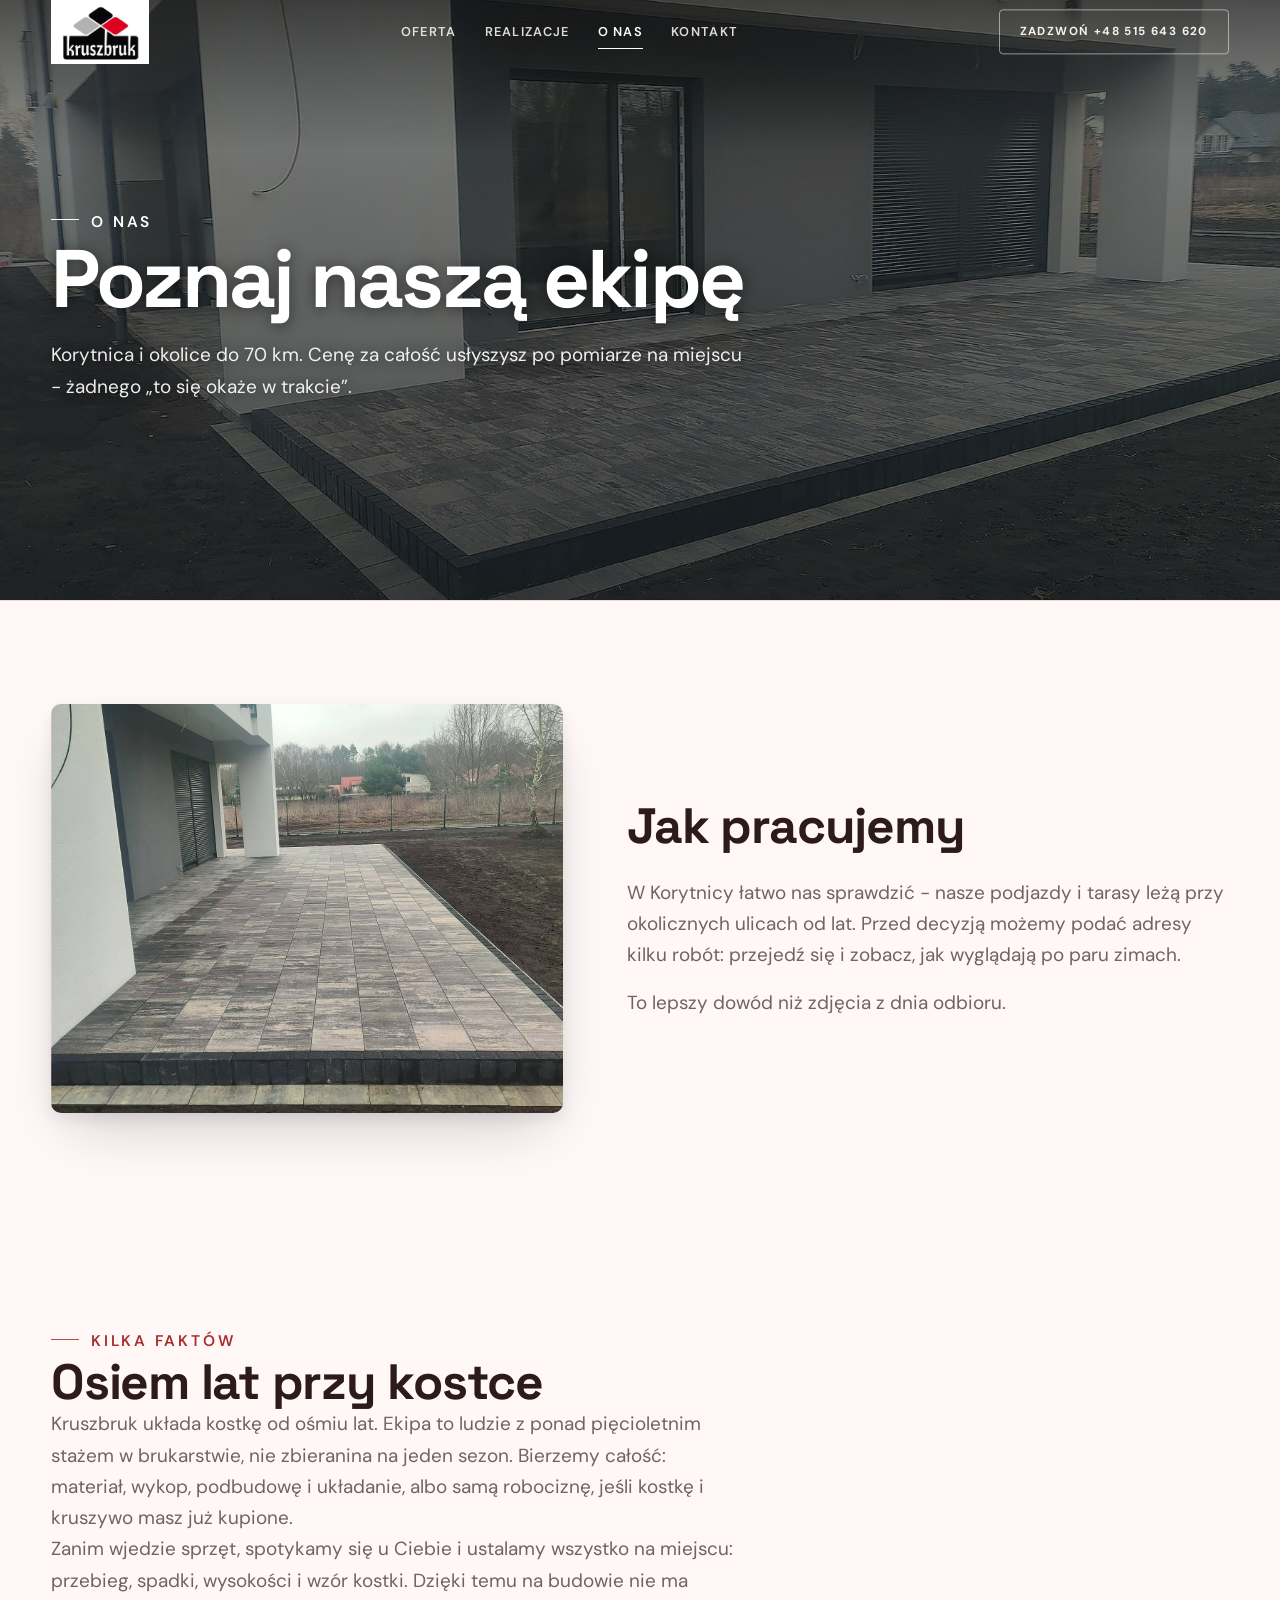
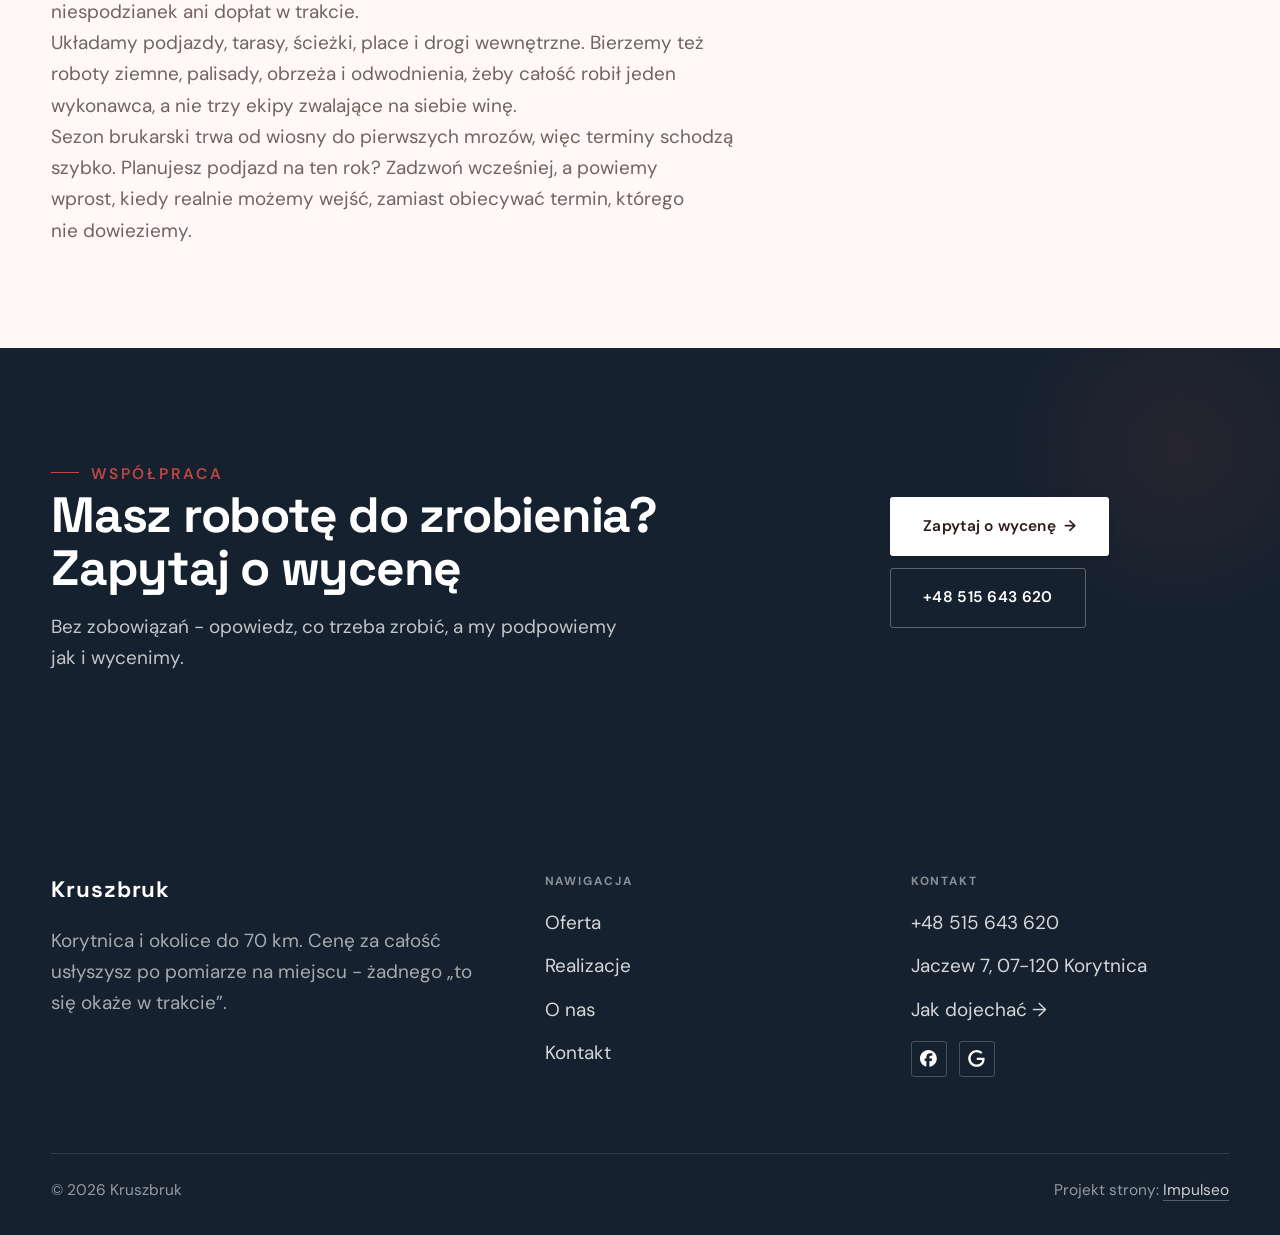
<file: o-nas.html>
<!DOCTYPE html>
<html lang="pl">
<head>
<meta charset="UTF-8">
<meta name="viewport" content="width=device-width, initial-scale=1.0">
<title>O nas - Kruszbruk</title>
<meta name="description" content="Brukarz w Korytnicy: podjazdy, tarasy, place, obrzeża i odwodnienia. Zagęszczana podbudowa, cena z pomiaru, gwarancja na robotę. Zadzwoń: 515 643 620.">
<link rel="canonical" href="https://kris20032.github.io/kruszbruk-kruszewski-hubert/o-nas.html">
<meta name="robots" content="noindex, nofollow">
<meta property="og:type" content="website">
<meta property="og:locale" content="pl_PL">
<meta property="og:site_name" content="Kruszbruk">
<meta property="og:title" content="O nas - Kruszbruk">
<meta property="og:description" content="Brukarz w Korytnicy: podjazdy, tarasy, place, obrzeża i odwodnienia. Zagęszczana podbudowa, cena z pomiaru, gwarancja na robotę. Zadzwoń: 515 643 620.">
<meta property="og:url" content="https://kris20032.github.io/kruszbruk-kruszewski-hubert/o-nas.html">
<meta property="og:image" content="https://kris20032.github.io/kruszbruk-kruszewski-hubert/img/og.jpg">
<meta property="og:image:width" content="1200">
<meta property="og:image:height" content="630">
<meta name="twitter:card" content="summary_large_image">
<link rel="preconnect" href="https://fonts.googleapis.com">
<link rel="preconnect" href="https://fonts.gstatic.com" crossorigin>
<link href="https://fonts.googleapis.com/css2?family=Space+Grotesk:wght@500;600;700&family=DM+Sans:opsz,wght@9..40,400;9..40,500;9..40,600&display=swap" rel="stylesheet">
<link rel="stylesheet" href="assets/styles.css?v=7cdc4357">
</head>
<body>

<header class="nav">
  <div class="wrap nav-inner">
    <a class="brand brand-has-logo" href="index.html"><img class="brand-logo" src="img/logo.jpg" alt="Kruszbruk" width="960" height="627" decoding="async"></a>
    <nav class="nav-links">
      <a href="oferta.html">Oferta</a>
      <a href="realizacje.html">Realizacje</a>
      <a href="o-nas.html" class="active" aria-current="page">O nas</a>
      <a href="kontakt.html">Kontakt</a>
      <a href="tel:+48515643620" class="btn btn-accent">Zadzwoń +48 515 643 620</a>
    </nav>
    <button class="nav-toggle" aria-label="Menu"><span></span><span></span><span></span></button>
  </div>
</header>

<main>
<section class="pagehead">
  <img src="img/g4.jpg" alt="Kruszbruk - Poznaj naszą ekipę" width="1800" height="1200" decoding="async">
  <div class="wrap">
    <span class="eyebrow">O nas</span>
    <h1>Poznaj naszą ekipę</h1>
    <p>Korytnica i okolice do 70 km. Cenę za całość usłyszysz po pomiarze na miejscu - żadnego „to się okaże w trakcie”.</p>
  </div>
</section>
<section>
  <div class="wrap split">
    <div class="split-art reveal"><img src="img/g5.jpg" alt="Kruszbruk" loading="lazy" width="1752" height="1150" decoding="async"></div>
    <div class="split-copy reveal">
      <h2>Jak pracujemy</h2>
      <p class="muted">W Korytnicy łatwo nas sprawdzić - nasze podjazdy i tarasy leżą przy okolicznych ulicach od lat. Przed decyzją możemy podać adresy kilku robót: przejedź się i zobacz, jak wyglądają po paru zimach.</p>
      <p class="muted">To lepszy dowód niż zdjęcia z dnia odbioru.</p>
    </div>
  </div>
</section>

<section>
  <div class="wrap">
    <div class="reveal">
      <span class="eyebrow">Kilka faktów</span>
      <h2>Osiem lat przy kostce</h2>
      <p class="muted">Kruszbruk układa kostkę od ośmiu lat. Ekipa to ludzie z ponad pięcioletnim stażem w brukarstwie, nie zbieranina na jeden sezon. Bierzemy całość: materiał, wykop, podbudowę i układanie, albo samą robociznę, jeśli kostkę i kruszywo masz już kupione.</p>
      <p class="muted">Zanim wjedzie sprzęt, spotykamy się u Ciebie i ustalamy wszystko na miejscu: przebieg, spadki, wysokości i wzór kostki. Dzięki temu na budowie nie ma niespodzianek ani dopłat w trakcie.</p>
      <p class="muted">Układamy podjazdy, tarasy, ścieżki, place i drogi wewnętrzne. Bierzemy też roboty ziemne, palisady, obrzeża i odwodnienia, żeby całość robił jeden wykonawca, a nie trzy ekipy zwalające na siebie winę.</p>
      <p class="muted">Sezon brukarski trwa od wiosny do pierwszych mrozów, więc terminy schodzą szybko. Planujesz podjazd na ten rok? Zadzwoń wcześniej, a powiemy wprost, kiedy realnie możemy wejść, zamiast obiecywać termin, którego nie dowieziemy.</p>
    </div>
  </div>
</section>



<section class="cta">
  <div class="wrap">
    <div class="reveal">
      <span class="eyebrow">Współpraca</span>
      <h2>Masz robotę do zrobienia? Zapytaj o wycenę</h2>
      <p>Bez zobowiązań - opowiedz, co trzeba zrobić, a my podpowiemy jak i wycenimy.</p>
    </div>
    <div class="cta-actions reveal">
      <a href="kontakt.html" class="btn btn-light">Zapytaj o wycenę <span class="arr">→</span></a>
      <a href="tel:+48515643620" class="btn btn-ghost btn-ghost-cta">+48 515 643 620</a>
    </div>
  </div>
</section>
</main>

<footer>
  <div class="wrap">
    <div class="foot-grid">
      <div class="foot-brand">
        <div class="name">Kruszbruk</div>
        <p>Korytnica i okolice do 70 km. Cenę za całość usłyszysz po pomiarze na miejscu - żadnego „to się okaże w trakcie”.</p>
      </div>
      <div class="foot-col">
        <h4>Nawigacja</h4>
        <a href="oferta.html">Oferta</a>
        <a href="realizacje.html">Realizacje</a>
        <a href="o-nas.html">O nas</a>
        <a href="kontakt.html">Kontakt</a>
      </div>
      <div class="foot-col">
        <h4>Kontakt</h4>
        <a href="tel:+48515643620">+48 515 643 620</a>
        <p>Jaczew 7, 07-120 Korytnica</p>
        <a href="https://maps.google.com/?cid=16087623304507125952&g_mp=Cidnb29nbGUubWFwcy5wbGFjZXMudjEuUGxhY2VzLlNlYXJjaFRleHQQAhgEIAA" target="_blank" rel="noopener">Jak dojechać →</a>
      <div class="foot-soc">
        <a class="soc" href="https://www.facebook.com/p/Kruszbruk-100023990029660/" target="_blank" rel="noopener" aria-label="Facebook - Kruszbruk"><svg viewBox="0 0 24 24" aria-hidden="true" focusable="false"><path d="M9.101 23.691v-7.98H6.627v-3.667h2.474v-1.58c0-4.085 1.848-5.978 5.858-5.978.401 0 .955.042 1.468.103a8.68 8.68 0 0 1 1.141.195v3.325a8.623 8.623 0 0 0-.653-.036 26.805 26.805 0 0 0-.733-.009c-.707 0-1.259.096-1.675.309a1.686 1.686 0 0 0-.679.622c-.258.42-.374.995-.374 1.752v1.297h3.919l-.386 2.103-.287 1.564h-3.246v8.245C19.396 23.238 24 18.179 24 12.044c0-6.627-5.373-12-12-12s-12 5.373-12 12c0 5.628 3.874 10.35 9.101 11.647Z" fill="currentColor"/></svg></a>
        <a class="soc" href="https://maps.google.com/?cid=16087623304507125952&g_mp=Cidnb29nbGUubWFwcy5wbGFjZXMudjEuUGxhY2VzLlNlYXJjaFRleHQQAhgEIAA" target="_blank" rel="noopener" aria-label="Google - Kruszbruk"><svg viewBox="0 0 24 24" aria-hidden="true" focusable="false"><path d="M12.48 10.92v3.28h7.84c-.24 1.84-.853 3.187-1.787 4.133-1.147 1.147-2.933 2.4-6.053 2.4-4.827 0-8.6-3.893-8.6-8.72s3.773-8.72 8.6-8.72c2.6 0 4.507 1.027 5.907 2.347l2.307-2.307C18.747 1.44 16.133 0 12.48 0 5.867 0 .307 5.387.307 12s5.56 12 12.173 12c3.573 0 6.267-1.173 8.373-3.36 2.16-2.16 2.84-5.213 2.84-7.667 0-.76-.053-1.467-.173-2.053H12.48z" fill="currentColor"/></svg></a>
      </div>
      </div>
    </div>
    <div class="foot-bot">
      <span>© 2026 Kruszbruk</span>
      <span>Projekt strony: <a class="foot-credit" href="https://impulseo.pl" target="_blank" rel="noopener">Impulseo</a></span>
    </div>
  </div>
</footer>
<div class="sticky-call"><a class="sc-call" href="tel:+48515643620"><svg class="ico-tel" width="16" height="16" viewBox="0 0 24 24" fill="none" aria-hidden="true"><path d="M6.6 10.8a15.5 15.5 0 0 0 6.6 6.6l2.2-2.2a1 1 0 0 1 1-.24 11.4 11.4 0 0 0 3.6.58 1 1 0 0 1 1 1V20a1 1 0 0 1-1 1A17 17 0 0 1 3 4a1 1 0 0 1 1-1h3.5a1 1 0 0 1 1 1c0 1.25.2 2.46.58 3.6a1 1 0 0 1-.25 1l-2.23 2.2Z" fill="currentColor"/></svg> Zadzwoń</a><a class="sc-quote" href="kontakt.html">Bezpłatna wycena</a></div>
<div class="demo-wazne" data-do="2026-09-02" data-cykl="3" hidden><svg class="dw-ico" width="13" height="13" viewBox="0 0 24 24" fill="none" aria-hidden="true"><circle cx="12" cy="12" r="8.6" stroke="currentColor" stroke-width="1.8"/><path d="M12 7.2V12l3.3 2" stroke="currentColor" stroke-width="1.8" stroke-linecap="round"/></svg><span class="dw-txt"></span></div>

<script src="assets/main.js"></script>
</body>
</html>
</file>
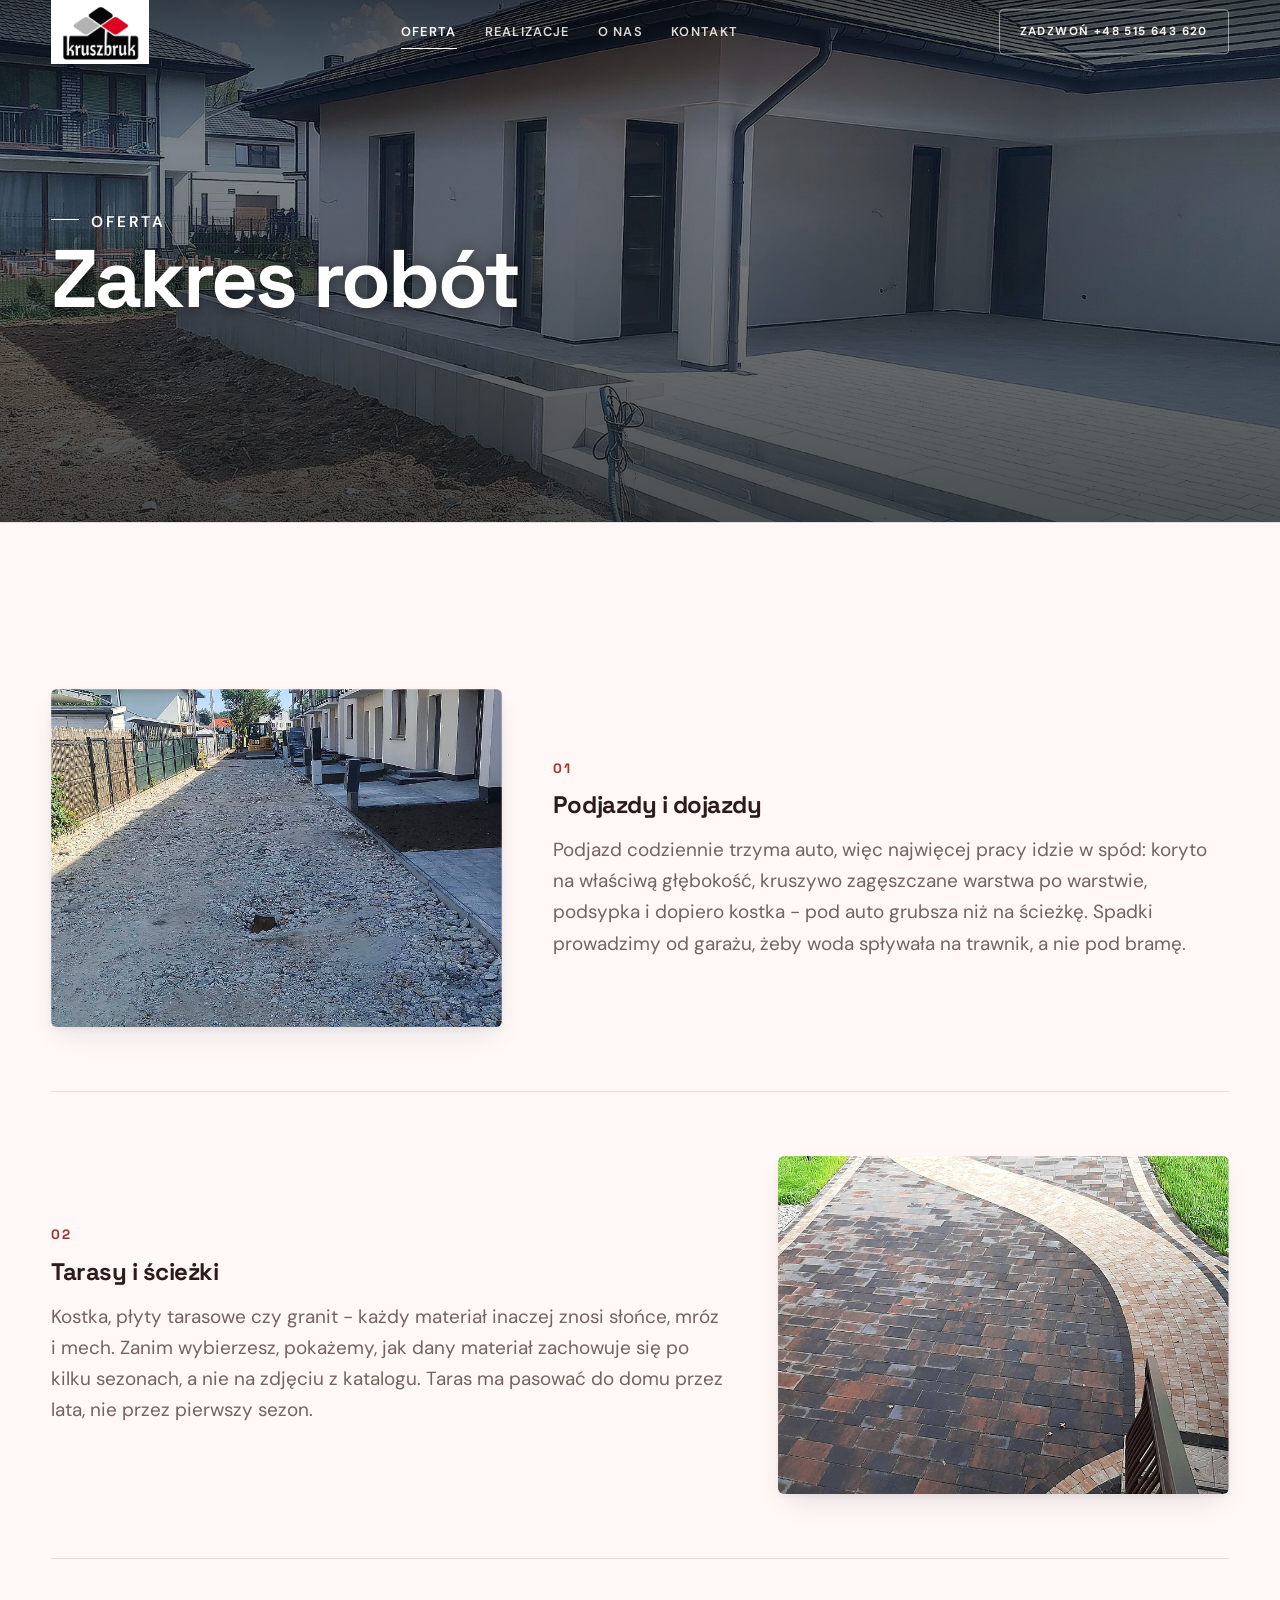
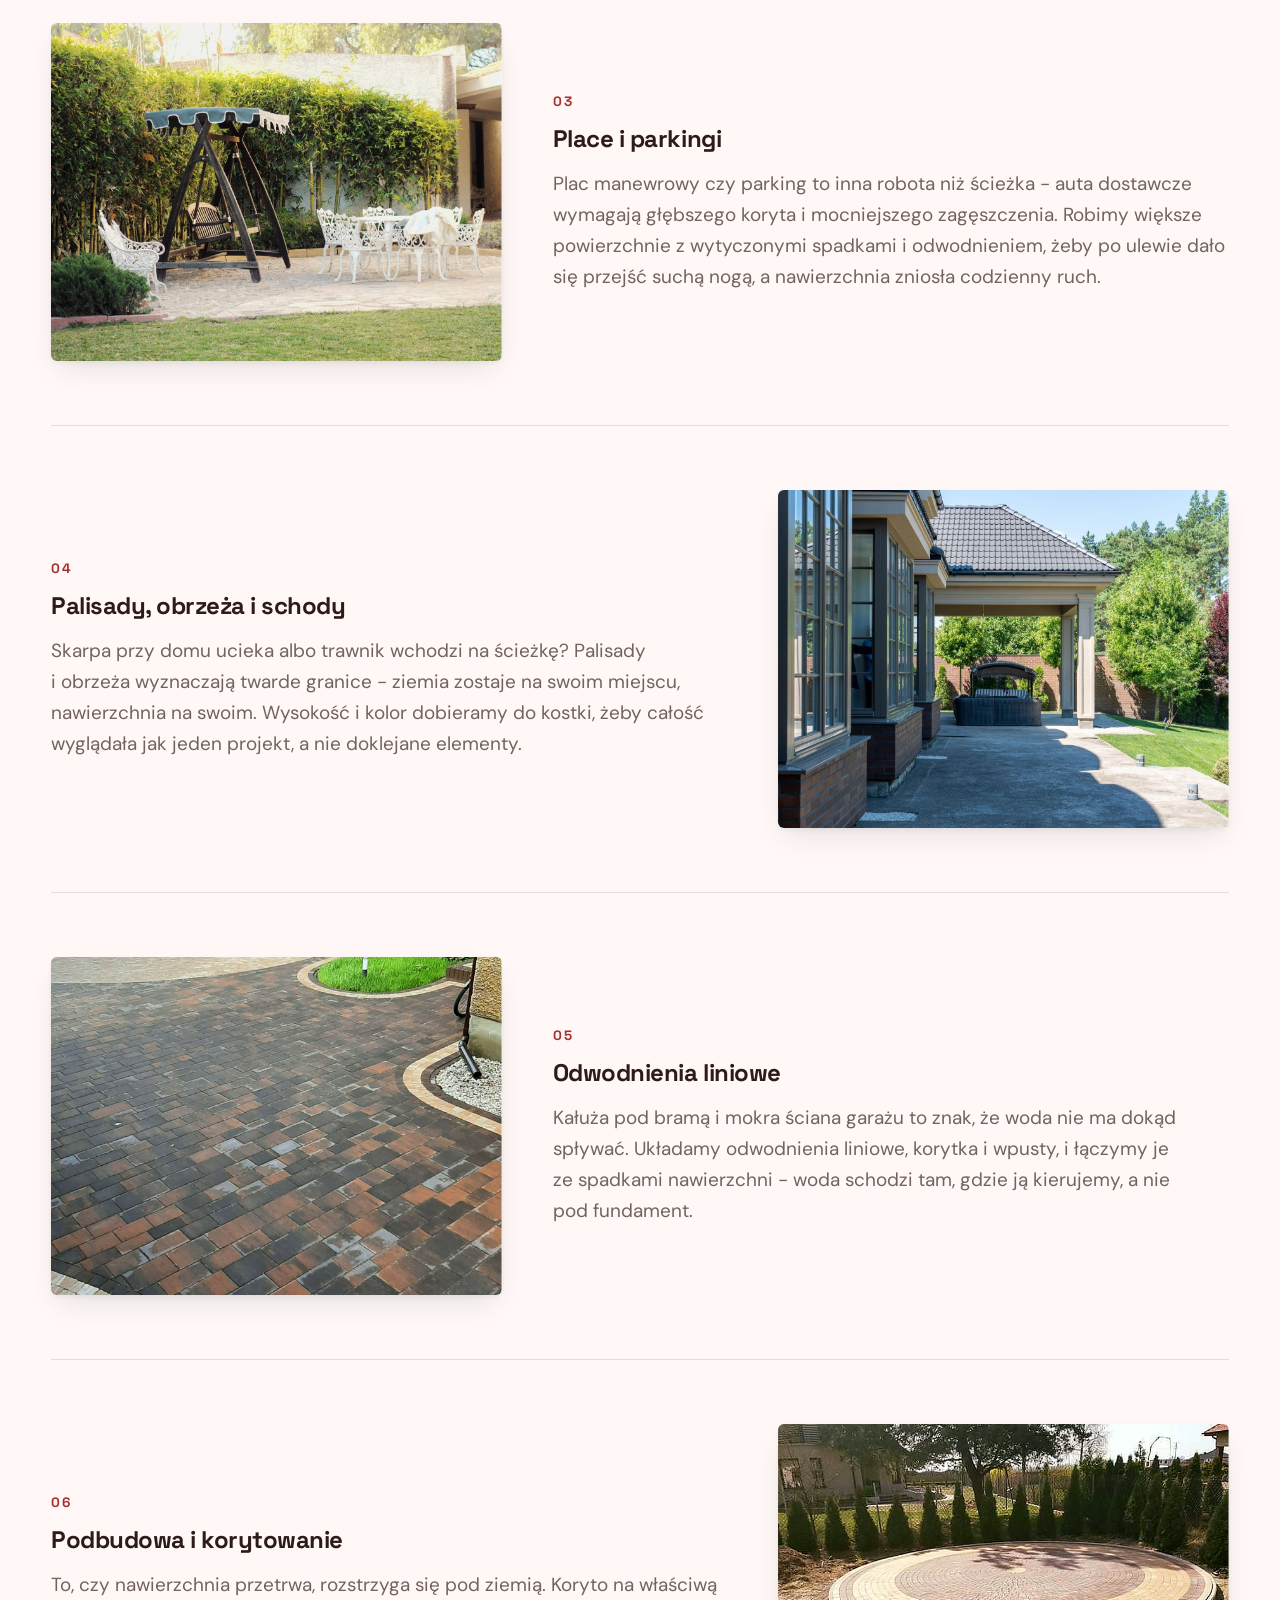
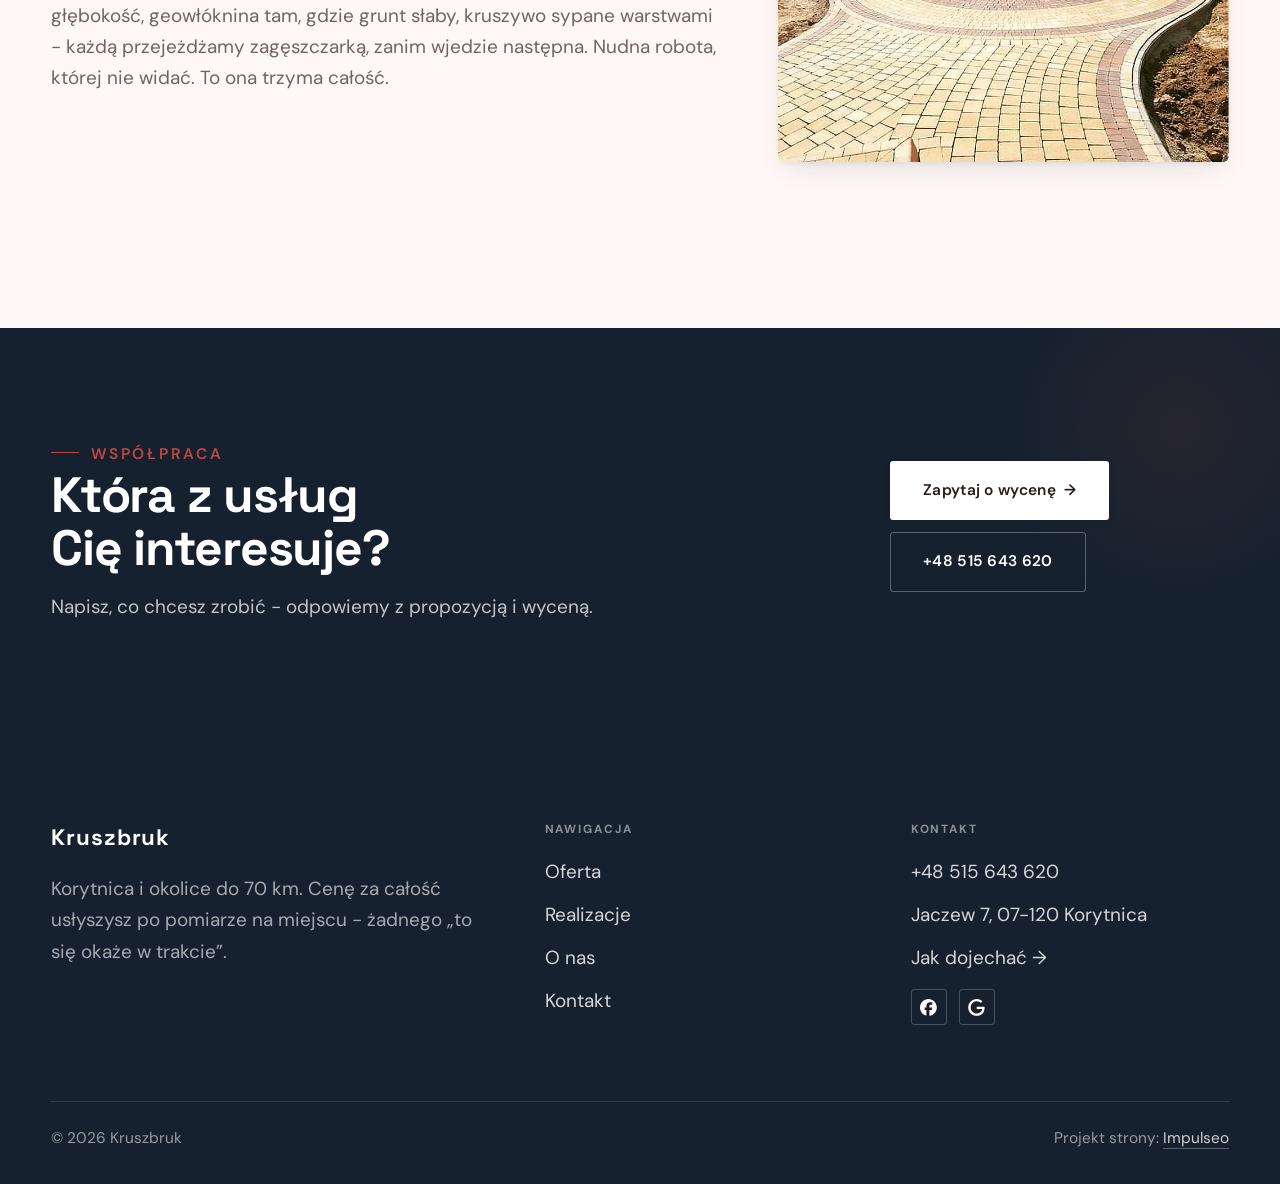
<file: oferta.html>
<!DOCTYPE html>
<html lang="pl">
<head>
<meta charset="UTF-8">
<meta name="viewport" content="width=device-width, initial-scale=1.0">
<title>Oferta - Kruszbruk</title>
<meta name="description" content="Brukarz w Korytnicy: podjazdy, tarasy, place, obrzeża i odwodnienia. Zagęszczana podbudowa, cena z pomiaru, gwarancja na robotę. Zadzwoń: 515 643 620.">
<link rel="canonical" href="https://kris20032.github.io/kruszbruk-kruszewski-hubert/oferta.html">
<meta name="robots" content="noindex, nofollow">
<meta property="og:type" content="website">
<meta property="og:locale" content="pl_PL">
<meta property="og:site_name" content="Kruszbruk">
<meta property="og:title" content="Oferta - Kruszbruk">
<meta property="og:description" content="Brukarz w Korytnicy: podjazdy, tarasy, place, obrzeża i odwodnienia. Zagęszczana podbudowa, cena z pomiaru, gwarancja na robotę. Zadzwoń: 515 643 620.">
<meta property="og:url" content="https://kris20032.github.io/kruszbruk-kruszewski-hubert/oferta.html">
<meta property="og:image" content="https://kris20032.github.io/kruszbruk-kruszewski-hubert/img/og.jpg">
<meta property="og:image:width" content="1200">
<meta property="og:image:height" content="630">
<meta name="twitter:card" content="summary_large_image">
<link rel="preconnect" href="https://fonts.googleapis.com">
<link rel="preconnect" href="https://fonts.gstatic.com" crossorigin>
<link href="https://fonts.googleapis.com/css2?family=Space+Grotesk:wght@500;600;700&family=DM+Sans:opsz,wght@9..40,400;9..40,500;9..40,600&display=swap" rel="stylesheet">
<link rel="stylesheet" href="assets/styles.css?v=7cdc4357">
</head>
<body>

<header class="nav">
  <div class="wrap nav-inner">
    <a class="brand brand-has-logo" href="index.html"><img class="brand-logo" src="img/logo.jpg" alt="Kruszbruk" width="960" height="627" decoding="async"></a>
    <nav class="nav-links">
      <a href="oferta.html" class="active" aria-current="page">Oferta</a>
      <a href="realizacje.html">Realizacje</a>
      <a href="o-nas.html">O nas</a>
      <a href="kontakt.html">Kontakt</a>
      <a href="tel:+48515643620" class="btn btn-accent">Zadzwoń +48 515 643 620</a>
    </nav>
    <button class="nav-toggle" aria-label="Menu"><span></span><span></span><span></span></button>
  </div>
</header>

<main>
<section class="pagehead">
  <img src="img/g3.jpg" alt="Kruszbruk - Zakres robót" width="1800" height="1200" decoding="async">
  <div class="wrap">
    <span class="eyebrow">Oferta</span>
    <h1>Zakres robót</h1>
  </div>
</section>
<section>
  <div class="wrap">
    <div class="svc-row reveal">
      <div class="svc-row-art"><img src="img/g11.jpg" alt="Podjazdy i dojazdy" loading="lazy" width="1800" height="1200" decoding="async"></div>
      <div>
        <span class="num">01</span>
        <h3>Podjazdy i dojazdy</h3>
        <p class="muted">Podjazd codziennie trzyma auto, więc najwięcej pracy idzie w spód: koryto na właściwą głębokość, kruszywo zagęszczane warstwa po warstwie, podsypka i dopiero kostka - pod auto grubsza niż na ścieżkę. Spadki prowadzimy od garażu, żeby woda spływała na trawnik, a nie pod bramę.</p>
      </div>
    </div>
    <div class="svc-row rev reveal">
      <div class="svc-row-art"><img src="img/about.jpg" alt="Tarasy i ścieżki" loading="lazy" width="1800" height="1200" decoding="async"></div>
      <div>
        <span class="num">02</span>
        <h3>Tarasy i ścieżki</h3>
        <p class="muted">Kostka, płyty tarasowe czy granit - każdy materiał inaczej znosi słońce, mróz i mech. Zanim wybierzesz, pokażemy, jak dany materiał zachowuje się po kilku sezonach, a nie na zdjęciu z katalogu. Taras ma pasować do domu przez lata, nie przez pierwszy sezon.</p>
      </div>
    </div>
    <div class="svc-row reveal">
      <div class="svc-row-art"><img src="img/g12.jpg" alt="Place i parkingi" loading="lazy" width="1600" height="1064" decoding="async"></div>
      <div>
        <span class="num">03</span>
        <h3>Place i parkingi</h3>
        <p class="muted">Plac manewrowy czy parking to inna robota niż ścieżka - auta dostawcze wymagają głębszego koryta i mocniejszego zagęszczenia. Robimy większe powierzchnie z wytyczonymi spadkami i odwodnieniem, żeby po ulewie dało się przejść suchą nogą, a nawierzchnia zniosła codzienny ruch.</p>
      </div>
    </div>
    <div class="svc-row rev reveal">
      <div class="svc-row-art"><img src="img/g14.jpg" alt="Palisady, obrzeża i schody" loading="lazy" width="1600" height="1068" decoding="async"></div>
      <div>
        <span class="num">04</span>
        <h3>Palisady, obrzeża i schody</h3>
        <p class="muted">Skarpa przy domu ucieka albo trawnik wchodzi na ścieżkę? Palisady i obrzeża wyznaczają twarde granice - ziemia zostaje na swoim miejscu, nawierzchnia na swoim. Wysokość i kolor dobieramy do kostki, żeby całość wyglądała jak jeden projekt, a nie doklejane elementy.</p>
      </div>
    </div>
    <div class="svc-row reveal">
      <div class="svc-row-art"><img src="img/g1.jpg" alt="Odwodnienia liniowe" loading="lazy" width="1700" height="1072" decoding="async"></div>
      <div>
        <span class="num">05</span>
        <h3>Odwodnienia liniowe</h3>
        <p class="muted">Kałuża pod bramą i mokra ściana garażu to znak, że woda nie ma dokąd spływać. Układamy odwodnienia liniowe, korytka i wpusty, i łączymy je ze spadkami nawierzchni - woda schodzi tam, gdzie ją kierujemy, a nie pod fundament.</p>
      </div>
    </div>
    <div class="svc-row rev reveal">
      <div class="svc-row-art"><img src="img/g2.jpg" alt="Podbudowa i korytowanie" loading="lazy" width="1800" height="1200" decoding="async"></div>
      <div>
        <span class="num">06</span>
        <h3>Podbudowa i korytowanie</h3>
        <p class="muted">To, czy nawierzchnia przetrwa, rozstrzyga się pod ziemią. Koryto na właściwą głębokość, geowłóknina tam, gdzie grunt słaby, kruszywo sypane warstwami - każdą przejeżdżamy zagęszczarką, zanim wjedzie następna. Nudna robota, której nie widać. To ona trzyma całość.</p>
      </div>
    </div>
  </div>
</section>

<section class="cta">
  <div class="wrap">
    <div class="reveal">
      <span class="eyebrow">Współpraca</span>
      <h2>Która z usług Cię interesuje?</h2>
      <p>Napisz, co chcesz zrobić - odpowiemy z propozycją i wyceną.</p>
    </div>
    <div class="cta-actions reveal">
      <a href="kontakt.html" class="btn btn-light">Zapytaj o wycenę <span class="arr">→</span></a>
      <a href="tel:+48515643620" class="btn btn-ghost btn-ghost-cta">+48 515 643 620</a>
    </div>
  </div>
</section>
</main>

<footer>
  <div class="wrap">
    <div class="foot-grid">
      <div class="foot-brand">
        <div class="name">Kruszbruk</div>
        <p>Korytnica i okolice do 70 km. Cenę za całość usłyszysz po pomiarze na miejscu - żadnego „to się okaże w trakcie”.</p>
      </div>
      <div class="foot-col">
        <h4>Nawigacja</h4>
        <a href="oferta.html">Oferta</a>
        <a href="realizacje.html">Realizacje</a>
        <a href="o-nas.html">O nas</a>
        <a href="kontakt.html">Kontakt</a>
      </div>
      <div class="foot-col">
        <h4>Kontakt</h4>
        <a href="tel:+48515643620">+48 515 643 620</a>
        <p>Jaczew 7, 07-120 Korytnica</p>
        <a href="https://maps.google.com/?cid=16087623304507125952&g_mp=Cidnb29nbGUubWFwcy5wbGFjZXMudjEuUGxhY2VzLlNlYXJjaFRleHQQAhgEIAA" target="_blank" rel="noopener">Jak dojechać →</a>
      <div class="foot-soc">
        <a class="soc" href="https://www.facebook.com/p/Kruszbruk-100023990029660/" target="_blank" rel="noopener" aria-label="Facebook - Kruszbruk"><svg viewBox="0 0 24 24" aria-hidden="true" focusable="false"><path d="M9.101 23.691v-7.98H6.627v-3.667h2.474v-1.58c0-4.085 1.848-5.978 5.858-5.978.401 0 .955.042 1.468.103a8.68 8.68 0 0 1 1.141.195v3.325a8.623 8.623 0 0 0-.653-.036 26.805 26.805 0 0 0-.733-.009c-.707 0-1.259.096-1.675.309a1.686 1.686 0 0 0-.679.622c-.258.42-.374.995-.374 1.752v1.297h3.919l-.386 2.103-.287 1.564h-3.246v8.245C19.396 23.238 24 18.179 24 12.044c0-6.627-5.373-12-12-12s-12 5.373-12 12c0 5.628 3.874 10.35 9.101 11.647Z" fill="currentColor"/></svg></a>
        <a class="soc" href="https://maps.google.com/?cid=16087623304507125952&g_mp=Cidnb29nbGUubWFwcy5wbGFjZXMudjEuUGxhY2VzLlNlYXJjaFRleHQQAhgEIAA" target="_blank" rel="noopener" aria-label="Google - Kruszbruk"><svg viewBox="0 0 24 24" aria-hidden="true" focusable="false"><path d="M12.48 10.92v3.28h7.84c-.24 1.84-.853 3.187-1.787 4.133-1.147 1.147-2.933 2.4-6.053 2.4-4.827 0-8.6-3.893-8.6-8.72s3.773-8.72 8.6-8.72c2.6 0 4.507 1.027 5.907 2.347l2.307-2.307C18.747 1.44 16.133 0 12.48 0 5.867 0 .307 5.387.307 12s5.56 12 12.173 12c3.573 0 6.267-1.173 8.373-3.36 2.16-2.16 2.84-5.213 2.84-7.667 0-.76-.053-1.467-.173-2.053H12.48z" fill="currentColor"/></svg></a>
      </div>
      </div>
    </div>
    <div class="foot-bot">
      <span>© 2026 Kruszbruk</span>
      <span>Projekt strony: <a class="foot-credit" href="https://impulseo.pl" target="_blank" rel="noopener">Impulseo</a></span>
    </div>
  </div>
</footer>
<div class="sticky-call"><a class="sc-call" href="tel:+48515643620"><svg class="ico-tel" width="16" height="16" viewBox="0 0 24 24" fill="none" aria-hidden="true"><path d="M6.6 10.8a15.5 15.5 0 0 0 6.6 6.6l2.2-2.2a1 1 0 0 1 1-.24 11.4 11.4 0 0 0 3.6.58 1 1 0 0 1 1 1V20a1 1 0 0 1-1 1A17 17 0 0 1 3 4a1 1 0 0 1 1-1h3.5a1 1 0 0 1 1 1c0 1.25.2 2.46.58 3.6a1 1 0 0 1-.25 1l-2.23 2.2Z" fill="currentColor"/></svg> Zadzwoń</a><a class="sc-quote" href="kontakt.html">Bezpłatna wycena</a></div>
<div class="demo-wazne" data-do="2026-09-02" data-cykl="3" hidden><svg class="dw-ico" width="13" height="13" viewBox="0 0 24 24" fill="none" aria-hidden="true"><circle cx="12" cy="12" r="8.6" stroke="currentColor" stroke-width="1.8"/><path d="M12 7.2V12l3.3 2" stroke="currentColor" stroke-width="1.8" stroke-linecap="round"/></svg><span class="dw-txt"></span></div>

<script src="assets/main.js"></script>
</body>
</html>
</file>
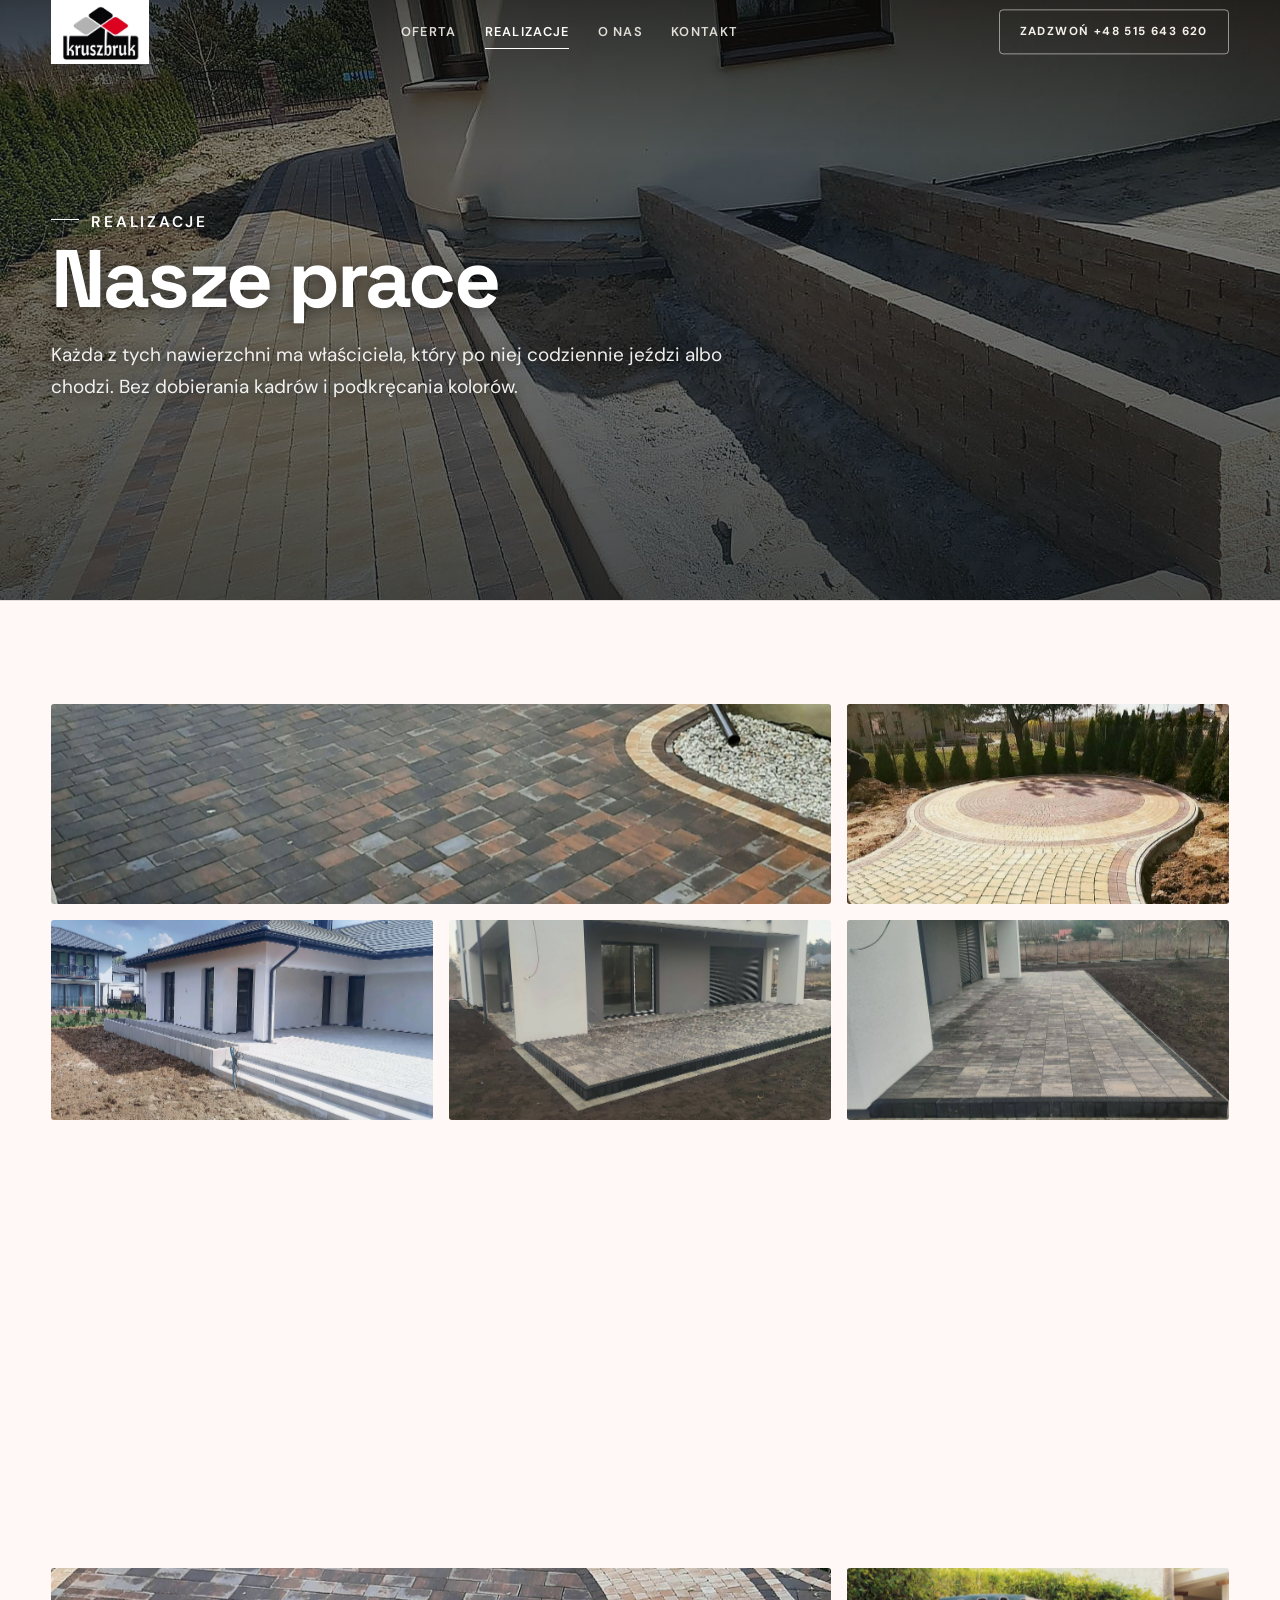
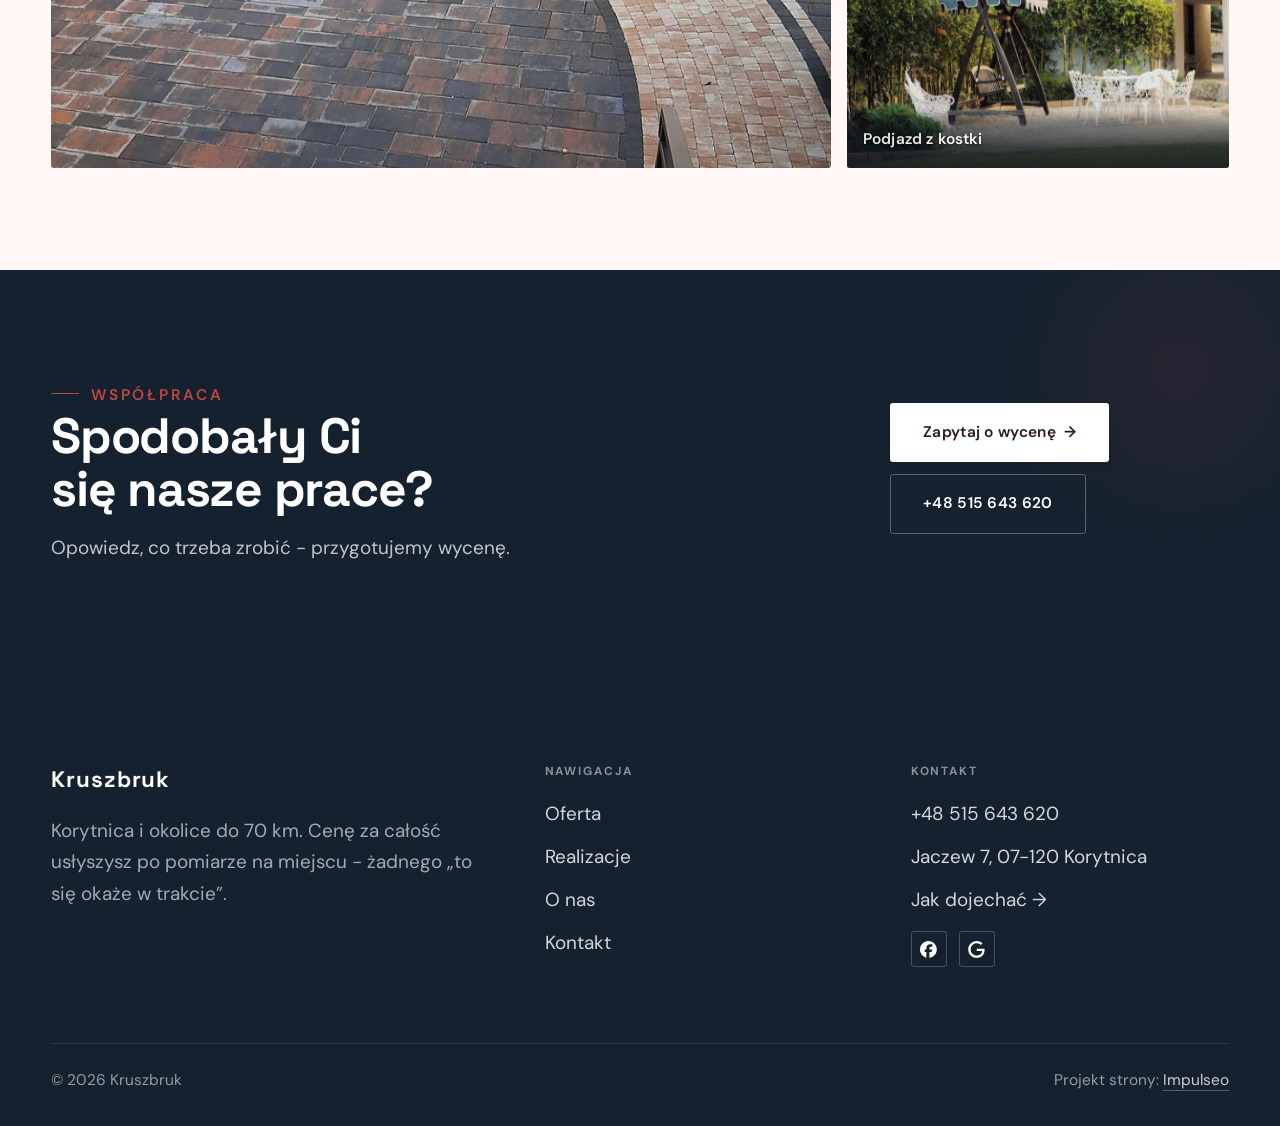
<file: realizacje.html>
<!DOCTYPE html>
<html lang="pl">
<head>
<meta charset="UTF-8">
<meta name="viewport" content="width=device-width, initial-scale=1.0">
<title>Realizacje - Kruszbruk</title>
<meta name="description" content="Realizacje Kruszbruk: Podjazd z kostki, Taras przy domu, Ścieżka w ogrodzie, Schody z palisadą, Obrzeża i krawężniki">
<link rel="canonical" href="https://kris20032.github.io/kruszbruk-kruszewski-hubert/realizacje.html">
<meta name="robots" content="noindex, nofollow">
<meta property="og:type" content="website">
<meta property="og:locale" content="pl_PL">
<meta property="og:site_name" content="Kruszbruk">
<meta property="og:title" content="Realizacje - Kruszbruk">
<meta property="og:description" content="Realizacje Kruszbruk: Podjazd z kostki, Taras przy domu, Ścieżka w ogrodzie, Schody z palisadą, Obrzeża i krawężniki">
<meta property="og:url" content="https://kris20032.github.io/kruszbruk-kruszewski-hubert/realizacje.html">
<meta property="og:image" content="https://kris20032.github.io/kruszbruk-kruszewski-hubert/img/og.jpg">
<meta property="og:image:width" content="1200">
<meta property="og:image:height" content="630">
<meta name="twitter:card" content="summary_large_image">
<link rel="preconnect" href="https://fonts.googleapis.com">
<link rel="preconnect" href="https://fonts.gstatic.com" crossorigin>
<link href="https://fonts.googleapis.com/css2?family=Space+Grotesk:wght@500;600;700&family=DM+Sans:opsz,wght@9..40,400;9..40,500;9..40,600&display=swap" rel="stylesheet">
<link rel="stylesheet" href="assets/styles.css?v=7cdc4357">
</head>
<body>

<header class="nav">
  <div class="wrap nav-inner">
    <a class="brand brand-has-logo" href="index.html"><img class="brand-logo" src="img/logo.jpg" alt="Kruszbruk" width="960" height="627" decoding="async"></a>
    <nav class="nav-links">
      <a href="oferta.html">Oferta</a>
      <a href="realizacje.html" class="active" aria-current="page">Realizacje</a>
      <a href="o-nas.html">O nas</a>
      <a href="kontakt.html">Kontakt</a>
      <a href="tel:+48515643620" class="btn btn-accent">Zadzwoń +48 515 643 620</a>
    </nav>
    <button class="nav-toggle" aria-label="Menu"><span></span><span></span><span></span></button>
  </div>
</header>

<main>
<section class="pagehead">
  <img src="img/g10.jpg" alt="Kruszbruk - Nasze prace" width="1800" height="1200" decoding="async">
  <div class="wrap">
    <span class="eyebrow">Realizacje</span>
    <h1>Nasze prace</h1>
    <p>Każda z tych nawierzchni ma właściciela, który po niej codziennie jeździ albo chodzi. Bez dobierania kadrów i podkręcania kolorów.</p>
  </div>
</section>
<section>
  <div class="wrap">
    <div class="gallery">
      <div class="tile t-two3 reveal"><img src="img/g1.jpg" alt="Kruszbruk" loading="lazy" width="1700" height="1072" decoding="async"></div>
      <div class="tile t-third reveal"><img src="img/g2.jpg" alt="Kruszbruk" loading="lazy" width="1800" height="1200" decoding="async"></div>
      <div class="tile t-third reveal"><img src="img/g3.jpg" alt="Kruszbruk" loading="lazy" width="1800" height="1200" decoding="async"></div>
      <div class="tile t-third reveal"><img src="img/g4.jpg" alt="Kruszbruk" loading="lazy" width="1800" height="1200" decoding="async"></div>
      <div class="tile t-third reveal"><img src="img/g5.jpg" alt="Kruszbruk" loading="lazy" width="1752" height="1150" decoding="async"></div>
      <div class="tile t-third reveal"><img src="img/g6.jpg" alt="Kruszbruk" loading="lazy" width="1720" height="1104" decoding="async"></div>
      <div class="tile t-two3 reveal"><img src="img/g7.jpg" alt="Kruszbruk" loading="lazy" width="1800" height="1200" decoding="async"></div>
      <div class="tile t-third reveal"><img src="img/g8.jpg" alt="Kruszbruk" loading="lazy" width="1800" height="1200" decoding="async"></div>
      <div class="tile t-third reveal"><img src="img/g9.jpg" alt="Kruszbruk" loading="lazy" width="1800" height="1200" decoding="async"></div>
      <div class="tile t-third reveal"><img src="img/g11.jpg" alt="Kruszbruk" loading="lazy" width="1800" height="1200" decoding="async"></div>
      <div class="tile t-two3 reveal"><img src="img/about.jpg" alt="Kruszbruk" loading="lazy" width="1800" height="1200" decoding="async"></div>
      <div class="tile t-third reveal"><img src="img/g12.jpg" alt="Podjazd z kostki" loading="lazy" width="1600" height="1064" decoding="async"><div class="cap">Podjazd z kostki</div></div>
    </div>
  </div>
</section>
<section class="cta">
  <div class="wrap">
    <div class="reveal">
      <span class="eyebrow">Współpraca</span>
      <h2>Spodobały Ci się nasze prace?</h2>
      <p>Opowiedz, co trzeba zrobić - przygotujemy wycenę.</p>
    </div>
    <div class="cta-actions reveal">
      <a href="kontakt.html" class="btn btn-light">Zapytaj o wycenę <span class="arr">→</span></a>
      <a href="tel:+48515643620" class="btn btn-ghost btn-ghost-cta">+48 515 643 620</a>
    </div>
  </div>
</section>
</main>

<footer>
  <div class="wrap">
    <div class="foot-grid">
      <div class="foot-brand">
        <div class="name">Kruszbruk</div>
        <p>Korytnica i okolice do 70 km. Cenę za całość usłyszysz po pomiarze na miejscu - żadnego „to się okaże w trakcie”.</p>
      </div>
      <div class="foot-col">
        <h4>Nawigacja</h4>
        <a href="oferta.html">Oferta</a>
        <a href="realizacje.html">Realizacje</a>
        <a href="o-nas.html">O nas</a>
        <a href="kontakt.html">Kontakt</a>
      </div>
      <div class="foot-col">
        <h4>Kontakt</h4>
        <a href="tel:+48515643620">+48 515 643 620</a>
        <p>Jaczew 7, 07-120 Korytnica</p>
        <a href="https://maps.google.com/?cid=16087623304507125952&g_mp=Cidnb29nbGUubWFwcy5wbGFjZXMudjEuUGxhY2VzLlNlYXJjaFRleHQQAhgEIAA" target="_blank" rel="noopener">Jak dojechać →</a>
      <div class="foot-soc">
        <a class="soc" href="https://www.facebook.com/p/Kruszbruk-100023990029660/" target="_blank" rel="noopener" aria-label="Facebook - Kruszbruk"><svg viewBox="0 0 24 24" aria-hidden="true" focusable="false"><path d="M9.101 23.691v-7.98H6.627v-3.667h2.474v-1.58c0-4.085 1.848-5.978 5.858-5.978.401 0 .955.042 1.468.103a8.68 8.68 0 0 1 1.141.195v3.325a8.623 8.623 0 0 0-.653-.036 26.805 26.805 0 0 0-.733-.009c-.707 0-1.259.096-1.675.309a1.686 1.686 0 0 0-.679.622c-.258.42-.374.995-.374 1.752v1.297h3.919l-.386 2.103-.287 1.564h-3.246v8.245C19.396 23.238 24 18.179 24 12.044c0-6.627-5.373-12-12-12s-12 5.373-12 12c0 5.628 3.874 10.35 9.101 11.647Z" fill="currentColor"/></svg></a>
        <a class="soc" href="https://maps.google.com/?cid=16087623304507125952&g_mp=Cidnb29nbGUubWFwcy5wbGFjZXMudjEuUGxhY2VzLlNlYXJjaFRleHQQAhgEIAA" target="_blank" rel="noopener" aria-label="Google - Kruszbruk"><svg viewBox="0 0 24 24" aria-hidden="true" focusable="false"><path d="M12.48 10.92v3.28h7.84c-.24 1.84-.853 3.187-1.787 4.133-1.147 1.147-2.933 2.4-6.053 2.4-4.827 0-8.6-3.893-8.6-8.72s3.773-8.72 8.6-8.72c2.6 0 4.507 1.027 5.907 2.347l2.307-2.307C18.747 1.44 16.133 0 12.48 0 5.867 0 .307 5.387.307 12s5.56 12 12.173 12c3.573 0 6.267-1.173 8.373-3.36 2.16-2.16 2.84-5.213 2.84-7.667 0-.76-.053-1.467-.173-2.053H12.48z" fill="currentColor"/></svg></a>
      </div>
      </div>
    </div>
    <div class="foot-bot">
      <span>© 2026 Kruszbruk</span>
      <span>Projekt strony: <a class="foot-credit" href="https://impulseo.pl" target="_blank" rel="noopener">Impulseo</a></span>
    </div>
  </div>
</footer>
<div class="sticky-call"><a class="sc-call" href="tel:+48515643620"><svg class="ico-tel" width="16" height="16" viewBox="0 0 24 24" fill="none" aria-hidden="true"><path d="M6.6 10.8a15.5 15.5 0 0 0 6.6 6.6l2.2-2.2a1 1 0 0 1 1-.24 11.4 11.4 0 0 0 3.6.58 1 1 0 0 1 1 1V20a1 1 0 0 1-1 1A17 17 0 0 1 3 4a1 1 0 0 1 1-1h3.5a1 1 0 0 1 1 1c0 1.25.2 2.46.58 3.6a1 1 0 0 1-.25 1l-2.23 2.2Z" fill="currentColor"/></svg> Zadzwoń</a><a class="sc-quote" href="kontakt.html">Bezpłatna wycena</a></div>
<div class="demo-wazne" data-do="2026-09-02" data-cykl="3" hidden><svg class="dw-ico" width="13" height="13" viewBox="0 0 24 24" fill="none" aria-hidden="true"><circle cx="12" cy="12" r="8.6" stroke="currentColor" stroke-width="1.8"/><path d="M12 7.2V12l3.3 2" stroke="currentColor" stroke-width="1.8" stroke-linecap="round"/></svg><span class="dw-txt"></span></div>

<script src="assets/main.js"></script>
</body>
</html>
</file>
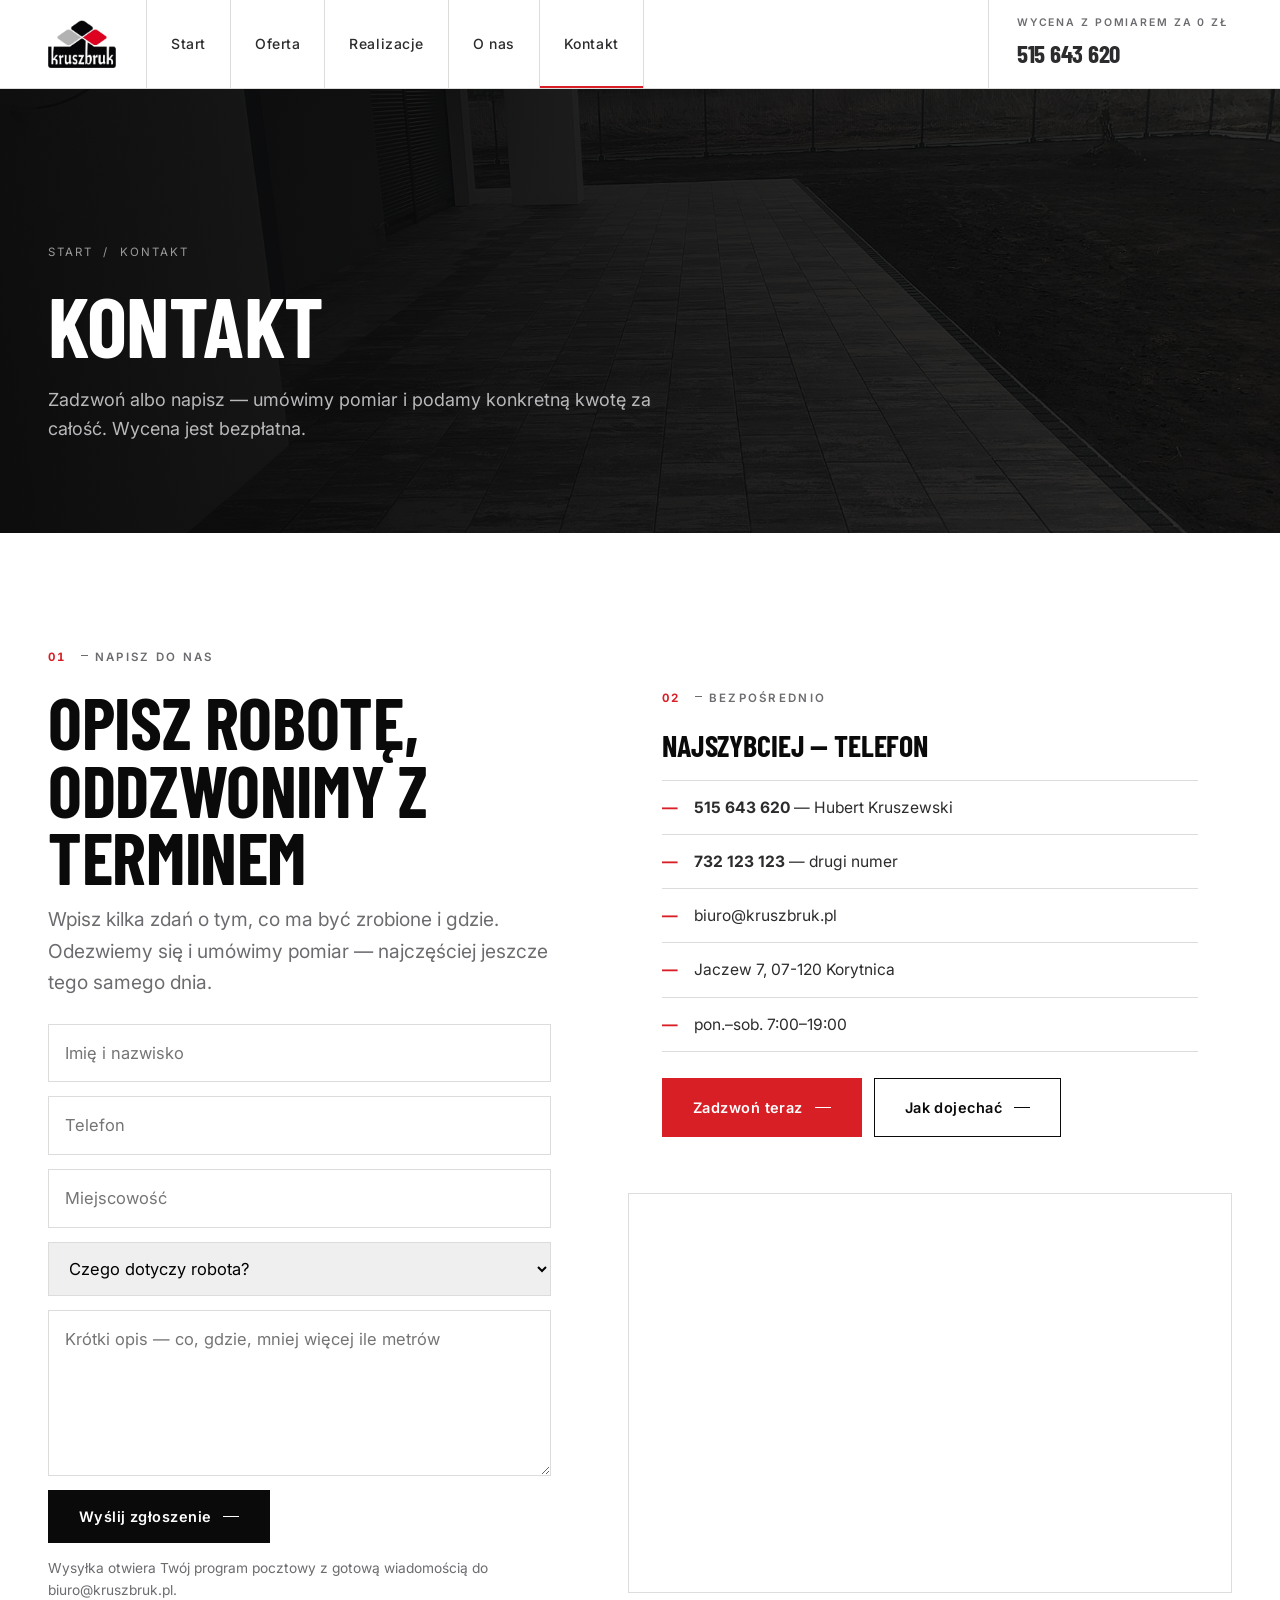
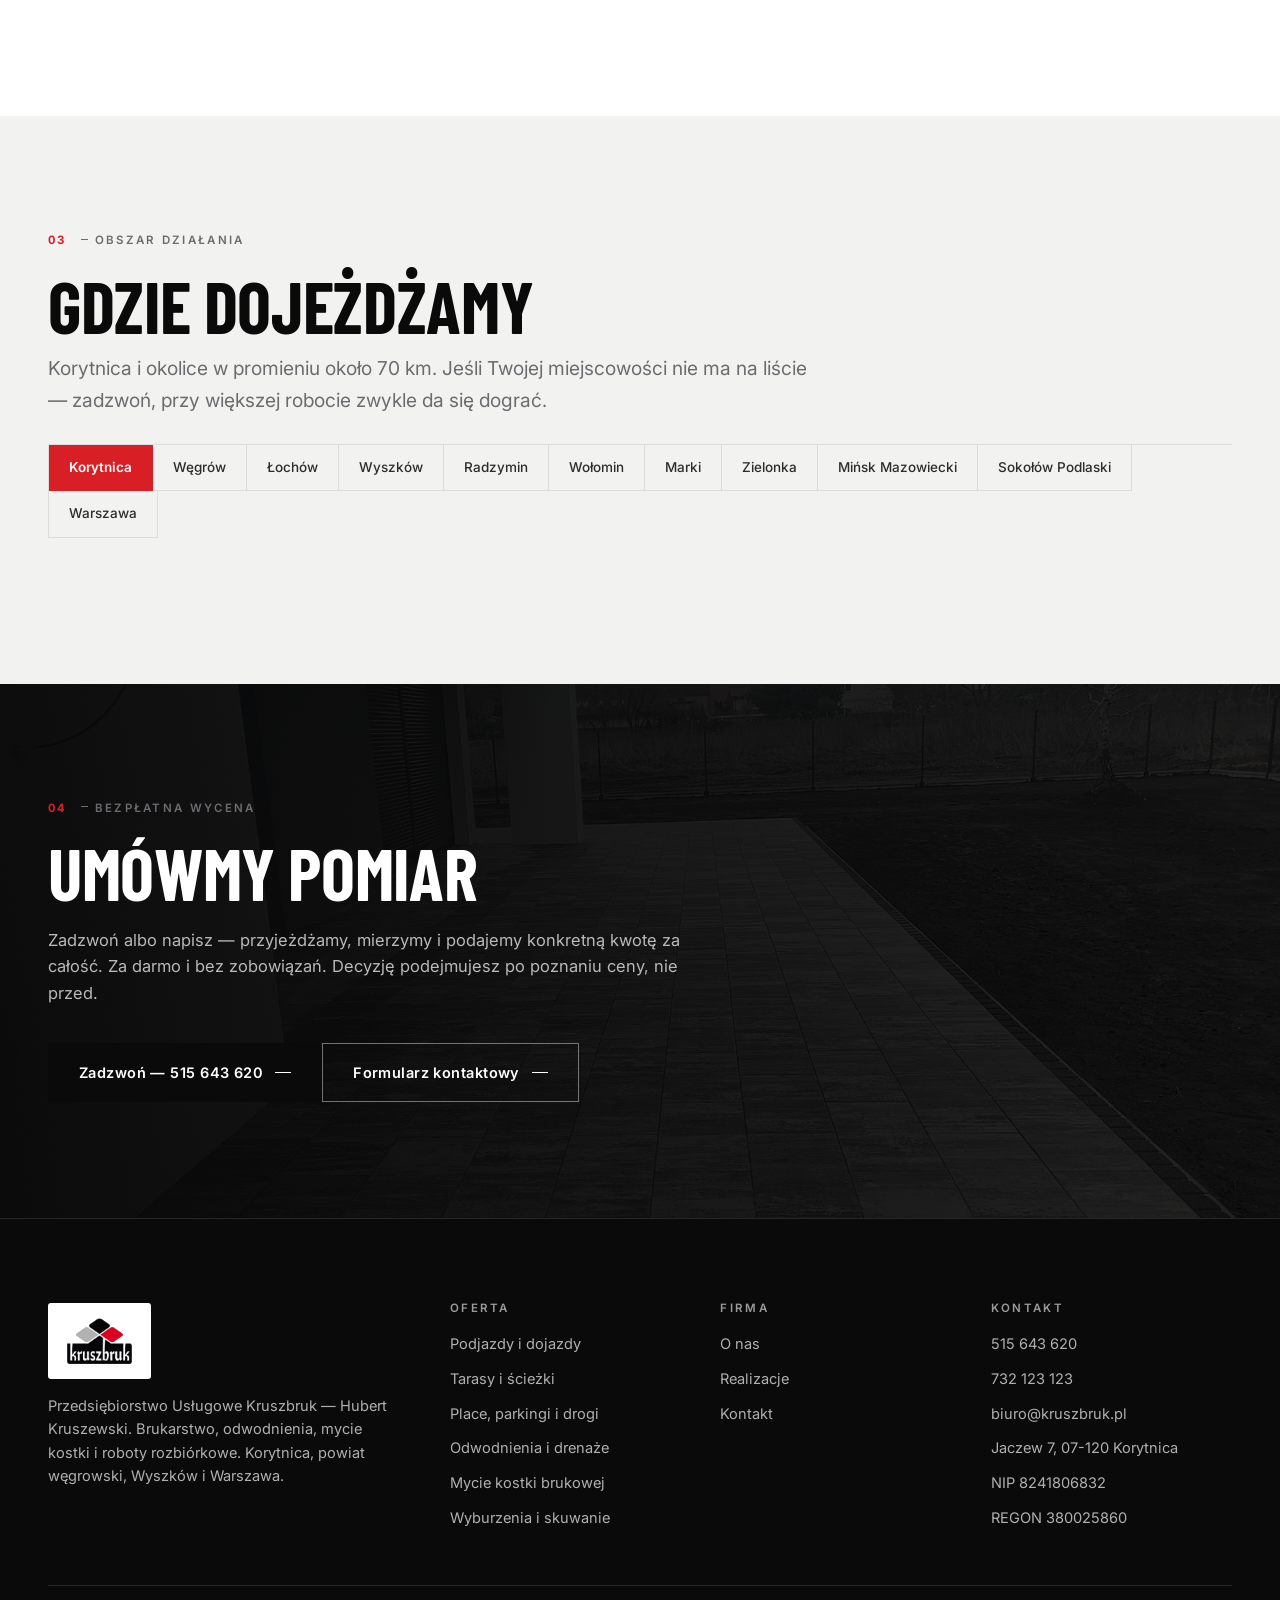
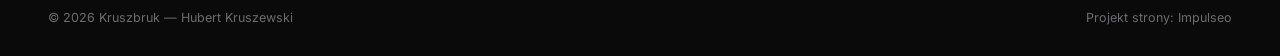
<file: v2/kontakt.html>
<!doctype html>
<html lang="pl">
<head>
<meta charset="utf-8">
<meta name="viewport" content="width=device-width,initial-scale=1">
<title>Kontakt — Kruszbruk, brukarstwo Korytnica | 515 643 620</title>
<meta name="description" content="Kontakt do firmy Kruszbruk: 515 643 620, biuro@kruszbruk.pl, Jaczew 7, 07-120 Korytnica. Bezpłatna wycena z pomiarem na miejscu.">
<meta name="robots" content="noindex, nofollow">
<meta property="og:type" content="website">
<meta property="og:locale" content="pl_PL">
<meta property="og:site_name" content="Kruszbruk">
<meta property="og:title" content="Kontakt — Kruszbruk, brukarstwo Korytnica | 515 643 620">
<meta property="og:description" content="Kontakt do firmy Kruszbruk: 515 643 620, biuro@kruszbruk.pl, Jaczew 7, 07-120 Korytnica. Bezpłatna wycena z pomiarem na miejscu.">
<meta property="og:image" content="img/og.jpg">
<script type="application/ld+json">{"@context":"https://schema.org","@type":"LocalBusiness","name":"Kruszbruk Kruszewski Hubert","telephone":"+48515643620","email":"biuro@kruszbruk.pl","address":{"@type":"PostalAddress","streetAddress":"Jaczew 7","postalCode":"07-120","addressLocality":"Korytnica","addressCountry":"PL"},"aggregateRating":{"@type":"AggregateRating","ratingValue":"4.7","reviewCount":"3"},"areaServed":"Korytnica, Węgrów, Wyszków, Warszawa"}</script>
<link rel="icon" href="img/favicon.png">
<link rel="preconnect" href="https://fonts.googleapis.com">
<link rel="preconnect" href="https://fonts.gstatic.com" crossorigin>
<link href="https://fonts.googleapis.com/css2?family=Barlow+Condensed:wght@500;600;700&family=Inter:wght@400;500;600;700&display=swap" rel="stylesheet">
<link rel="stylesheet" href="assets/style.css">
<script>
/* Zasłona wejścia. W <head> bez defer, żeby strona nie mignęła przed zasłoną.
   Gra raz na wizytę (sessionStorage); ?intro w adresie = zagraj ponownie. */
(function(){
  try{
    var h=document.documentElement; h.classList.add('js-on');
    if(window.matchMedia && matchMedia('(prefers-reduced-motion:reduce)').matches) return;
    var znowu = location.search.indexOf('intro') > -1;
    if(!znowu && sessionStorage.getItem('kruszbruk-intro')) return;
    sessionStorage.setItem('kruszbruk-intro','1');
    h.classList.add('intro-on');
    var zdjete=false;
    function koniec(){
      if(zdjete) return; zdjete=true;
      h.classList.add('intro-out');
      setTimeout(function(){ h.classList.remove('intro-on','intro-out'); },900);
    }
    setTimeout(koniec,1900);
    setTimeout(function(){ h.classList.remove('intro-on','intro-out'); },4200);
    document.addEventListener('click',koniec);
    addEventListener('wheel',koniec,{passive:true});
    addEventListener('touchstart',koniec,{passive:true});
    addEventListener('keydown',koniec);
  }catch(e){}
})();
</script>
</head>
<body>
<!-- znak z logo: trzy romby -->
<svg width="0" height="0" style="position:absolute" aria-hidden="true" focusable="false">
  <symbol id="romby" viewBox="0 0 48 40">
    <rect fill="var(--m3-b,#b5b5b7)" x="6.0" y="16.0" width="14.0" height="14.0" rx="2.2" transform="rotate(45 13 23)"/>
    <rect fill="var(--m3-c,#d81f26)" x="28.0" y="16.0" width="14.0" height="14.0" rx="2.2" transform="rotate(45 35 23)"/>
    <rect fill="var(--m3-a,#0a0a0a)" x="17.0" y="5.0" width="14.0" height="14.0" rx="2.2" transform="rotate(45 24 12)"/>
  </symbol>
</svg>

<div id="intro" aria-hidden="true">
  <div class="znak"><img src="img/logo.png" alt="Kruszbruk"></div>
  <div class="sub">Brukarstwo &middot; Korytnica</div>
  <div class="bar"></div>
</div>
<header class="nav">
  <div class="wrap nav-in">
    <a href="index.html" class="brand"><img src="img/logo.png" class="logo" alt="Kruszbruk — Hubert Kruszewski, brukarstwo Korytnica"></a>
    <ul class="menu" id="menu">
      <li><a href="index.html">Start</a></li>
      <li><a href="podjazdy-i-dojazdy.html">Oferta</a>
        <div class="drop"><a href="podjazdy-i-dojazdy.html">Podjazdy i dojazdy</a><a href="tarasy-i-sciezki.html">Tarasy i ścieżki</a><a href="place-parkingi-drogi.html">Place, parkingi i drogi</a><a href="odwodnienia-i-drenaze.html">Odwodnienia i drenaże</a><a href="mycie-kostki-brukowej.html">Mycie kostki brukowej</a><a href="wyburzenia-i-skuwanie.html">Wyburzenia i skuwanie</a></div>
      </li>
      <li><a href="realizacje.html">Realizacje</a></li>
      <li><a href="o-nas.html">O nas</a></li>
      <li><a href="kontakt.html" aria-current="page">Kontakt</a></li>
    </ul>
    <a href="tel:+48515643620" class="nav-tel"><span><small>Wycena z pomiarem za 0 zł</small><b>515 643 620</b></span></a>
    <button class="burger" id="burger" aria-label="Menu" aria-expanded="false">&#9776;</button>
  </div>
</header>
<div class="phero">
  <div class="phero-bg"><img src="img/g5.jpg" alt="Kontakt — Kruszbruk"></div>
  <div class="wrap">
    <div class="crumbs"><a href="index.html">Start</a> &nbsp;/&nbsp; Kontakt</div>
    <h1>Kontakt</h1>
    <p>Zadzwoń albo napisz — umówimy pomiar i podamy konkretną kwotę za całość. Wycena jest bezpłatna.</p>
  </div>
</div>

<section>
  <div class="wrap dwie srodek">
    <div class="rv">
      <div class="label"><b>01</b><span>Napisz do nas</span></div>
      <h2>Opisz robotę,<br>oddzwonimy z terminem</h2>
      <p class="lead" style="margin-top:14px">Wpisz kilka zdań o tym, co ma być zrobione i gdzie. Odezwiemy się i umówimy pomiar — najczęściej jeszcze tego samego dnia.</p>
      <form id="form" style="margin-top:26px;display:grid;gap:14px;max-width:520px">
        <input required name="imie" placeholder="Imię i nazwisko" style="padding:15px 16px;border:1px solid var(--line);font:inherit">
        <input required name="tel" placeholder="Telefon" style="padding:15px 16px;border:1px solid var(--line);font:inherit">
        <input name="miejsce" placeholder="Miejscowość" style="padding:15px 16px;border:1px solid var(--line);font:inherit">
        <select name="zakres" style="padding:15px 16px;border:1px solid var(--line);font:inherit">
          <option value="">Czego dotyczy robota?</option><option value="Podjazdy i dojazdy">Podjazdy i dojazdy</option><option value="Tarasy i ścieżki">Tarasy i ścieżki</option><option value="Place, parkingi i drogi">Place, parkingi i drogi</option><option value="Odwodnienia i drenaże">Odwodnienia i drenaże</option><option value="Mycie kostki brukowej">Mycie kostki brukowej</option><option value="Wyburzenia i skuwanie">Wyburzenia i skuwanie</option><option value="Coś innego">Coś innego</option>
        </select>
        <textarea name="opis" rows="5" placeholder="Krótki opis — co, gdzie, mniej więcej ile metrów" style="padding:15px 16px;border:1px solid var(--line);font:inherit;resize:vertical"></textarea>
        <button type="submit" class="btn btn-k" style="justify-self:start">Wyślij zgłoszenie</button>
        <small style="color:var(--muted)">Wysyłka otwiera Twój program pocztowy z gotową wiadomością do biuro@kruszbruk.pl.</small>
      </form>
    </div>
    <div class="rv">
      <div class="card" style="padding:34px">
        <div class="label"><b>02</b><span>Bezpośrednio</span></div>
        <h3 style="font-size:30px;margin-bottom:18px">Najszybciej — telefon</h3>
        <ul class="check" style="margin-top:0">
          <li><a href="tel:+48515643620"><b>515 643 620</b> — Hubert Kruszewski</a></li>
          <li><a href="tel:+48732123123"><b>732 123 123</b> — drugi numer</a></li>
          <li><a href="mailto:biuro@kruszbruk.pl">biuro@kruszbruk.pl</a></li>
          <li>Jaczew 7, 07-120 Korytnica</li>
          <li>pon.–sob. 7:00–19:00</li>
        </ul>
        <div style="margin-top:26px;display:flex;gap:12px;flex-wrap:wrap">
          <a href="tel:+48515643620" class="btn btn-r">Zadzwoń teraz</a>
          <a href="https://www.google.com/maps?q=Jaczew+7,+07-120+Korytnica" target="_blank" rel="noopener" class="btn btn-o">Jak dojechać</a>
        </div>
      </div>
      <div style="margin-top:22px">
        <iframe class="map" title="Mapa — Kruszbruk, Jaczew 7, Korytnica" src="https://www.google.com/maps?q=Jaczew%207,%2007-120%20Korytnica&output=embed" loading="lazy"></iframe>
      </div>
    </div>
  </div>
</section>

<section class="smoke">
  <div class="wrap">
    <div class="rv" style="margin-bottom:30px">
      <div class="label"><b>03</b><span>Obszar działania</span></div>
      <h2>Gdzie dojeżdżamy</h2>
      <p class="lead" style="margin-top:14px">Korytnica i okolice w promieniu około 70 km. Jeśli Twojej miejscowości nie ma na liście — zadzwoń, przy większej robocie zwykle da się dograć.</p>
      <div class="area"><span class="chip hot">Korytnica</span><span class="chip">Węgrów</span><span class="chip">Łochów</span><span class="chip">Wyszków</span><span class="chip">Radzymin</span><span class="chip">Wołomin</span><span class="chip">Marki</span><span class="chip">Zielonka</span><span class="chip">Mińsk Mazowiecki</span><span class="chip">Sokołów Podlaski</span><span class="chip">Warszawa</span></div>
    </div>
  </div>
</section>

<section class="cta">
  <div class="cta-bg"><img src="img/g5.jpg" alt="Realizacja Kruszbruk" loading="lazy"></div>
  <div class="wrap in">
    <div class="label"><b>04</b><span>Bezpłatna wycena</span></div>
    <h2>Umówmy pomiar</h2>
    <p>Zadzwoń albo napisz — przyjeżdżamy, mierzymy i podajemy konkretną kwotę za całość. Za darmo i bez zobowiązań. Decyzję podejmujesz po poznaniu ceny, nie przed.</p>
    <div class="cta-row">
      <a href="tel:+48515643620" class="btn btn-k">Zadzwoń — 515 643 620</a>
      <a href="kontakt.html" class="btn btn-o">Formularz kontaktowy</a>
    </div>
  </div>
</section>
<script>
document.getElementById('form').addEventListener('submit',function(e){
  e.preventDefault();
  var f=e.target, d=new FormData(f);
  var tresc='Imię i nazwisko: '+(d.get('imie')||'')+'\nTelefon: '+(d.get('tel')||'')+
            '\nMiejscowość: '+(d.get('miejsce')||'')+'\nZakres: '+(d.get('zakres')||'')+
            '\n\nOpis:\n'+(d.get('opis')||'');
  location.href='mailto:biuro@kruszbruk.pl?subject='+encodeURIComponent('Zapytanie ze strony — '+(d.get('zakres')||'wycena'))+
                '&body='+encodeURIComponent(tresc);
});
</script>
<footer>
  <div class="wrap">
    <div class="fgrid">
      <div>
        <a href="index.html" class="brand" style="margin-bottom:16px"><span class="logo-tile"><img src="img/logo.png" alt="Kruszbruk — Hubert Kruszewski"></span></a>
        <p style="margin-top:14px">Przedsiębiorstwo Usługowe Kruszbruk — Hubert Kruszewski. Brukarstwo, odwodnienia, mycie kostki i roboty rozbiórkowe. Korytnica, powiat węgrowski, Wyszków i Warszawa.</p>
      </div>
      <div><h4>Oferta</h4><ul><li><a href="podjazdy-i-dojazdy.html">Podjazdy i dojazdy</a></li><li><a href="tarasy-i-sciezki.html">Tarasy i ścieżki</a></li><li><a href="place-parkingi-drogi.html">Place, parkingi i drogi</a></li><li><a href="odwodnienia-i-drenaze.html">Odwodnienia i drenaże</a></li><li><a href="mycie-kostki-brukowej.html">Mycie kostki brukowej</a></li><li><a href="wyburzenia-i-skuwanie.html">Wyburzenia i skuwanie</a></li></ul></div>
      <div><h4>Firma</h4><ul><li><a href="o-nas.html">O nas</a></li><li><a href="realizacje.html">Realizacje</a></li><li><a href="kontakt.html">Kontakt</a></li></ul></div>
      <div><h4>Kontakt</h4><ul>
        <li><a href="tel:+48515643620">515 643 620</a></li>
        <li><a href="tel:+48732123123">732 123 123</a></li>
        <li><a href="mailto:biuro@kruszbruk.pl">biuro@kruszbruk.pl</a></li>
        <li>Jaczew 7, 07-120 Korytnica</li>
        <li>NIP 8241806832</li>
        <li>REGON 380025860</li>
      </ul></div>
    </div>
    <div class="fbot"><span>&copy; 2026 Kruszbruk — Hubert Kruszewski</span><span>Projekt strony: Impulseo</span></div>
  </div>
</footer>

<div class="callbar">
  <a href="tel:+48515643620">Zadzwoń</a>
  <a href="kontakt.html">Bezpłatna wycena</a>
</div>

<script src="assets/main.js" defer></script>
</body>
</html>
</file>
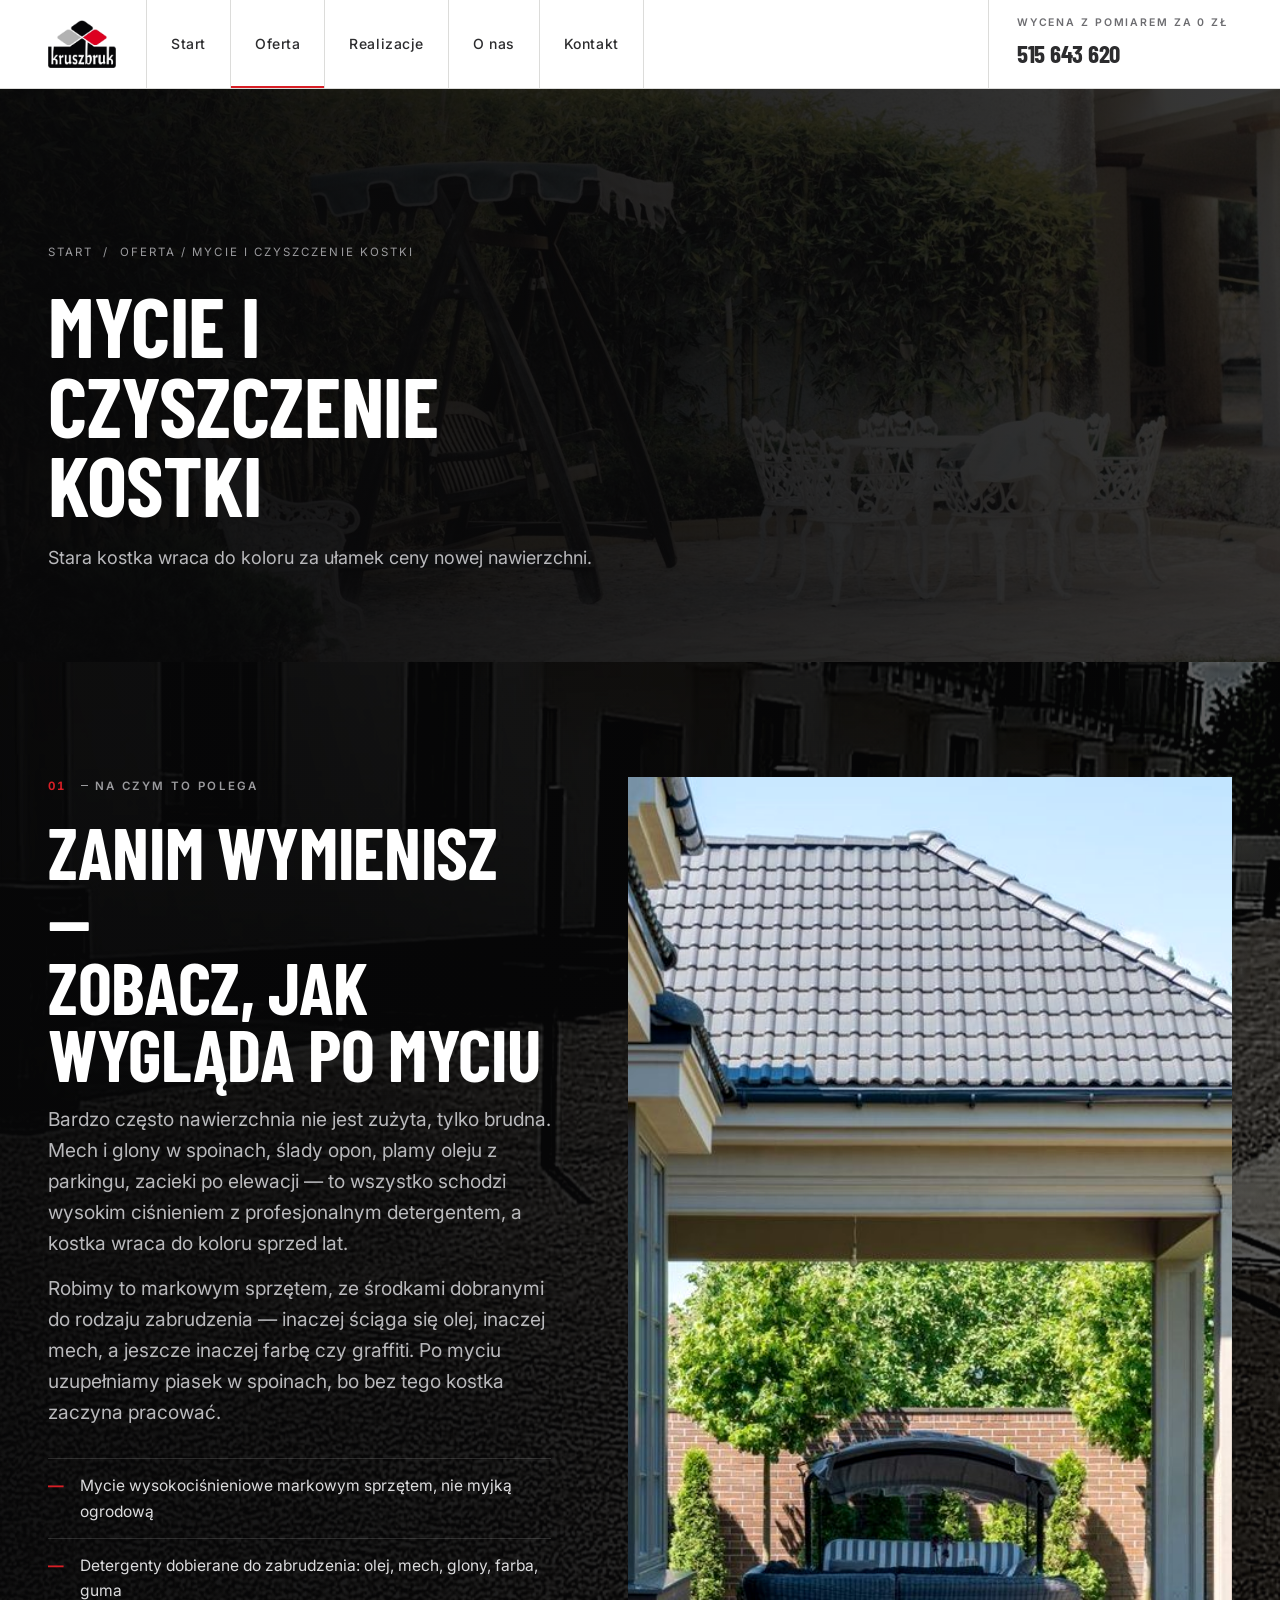
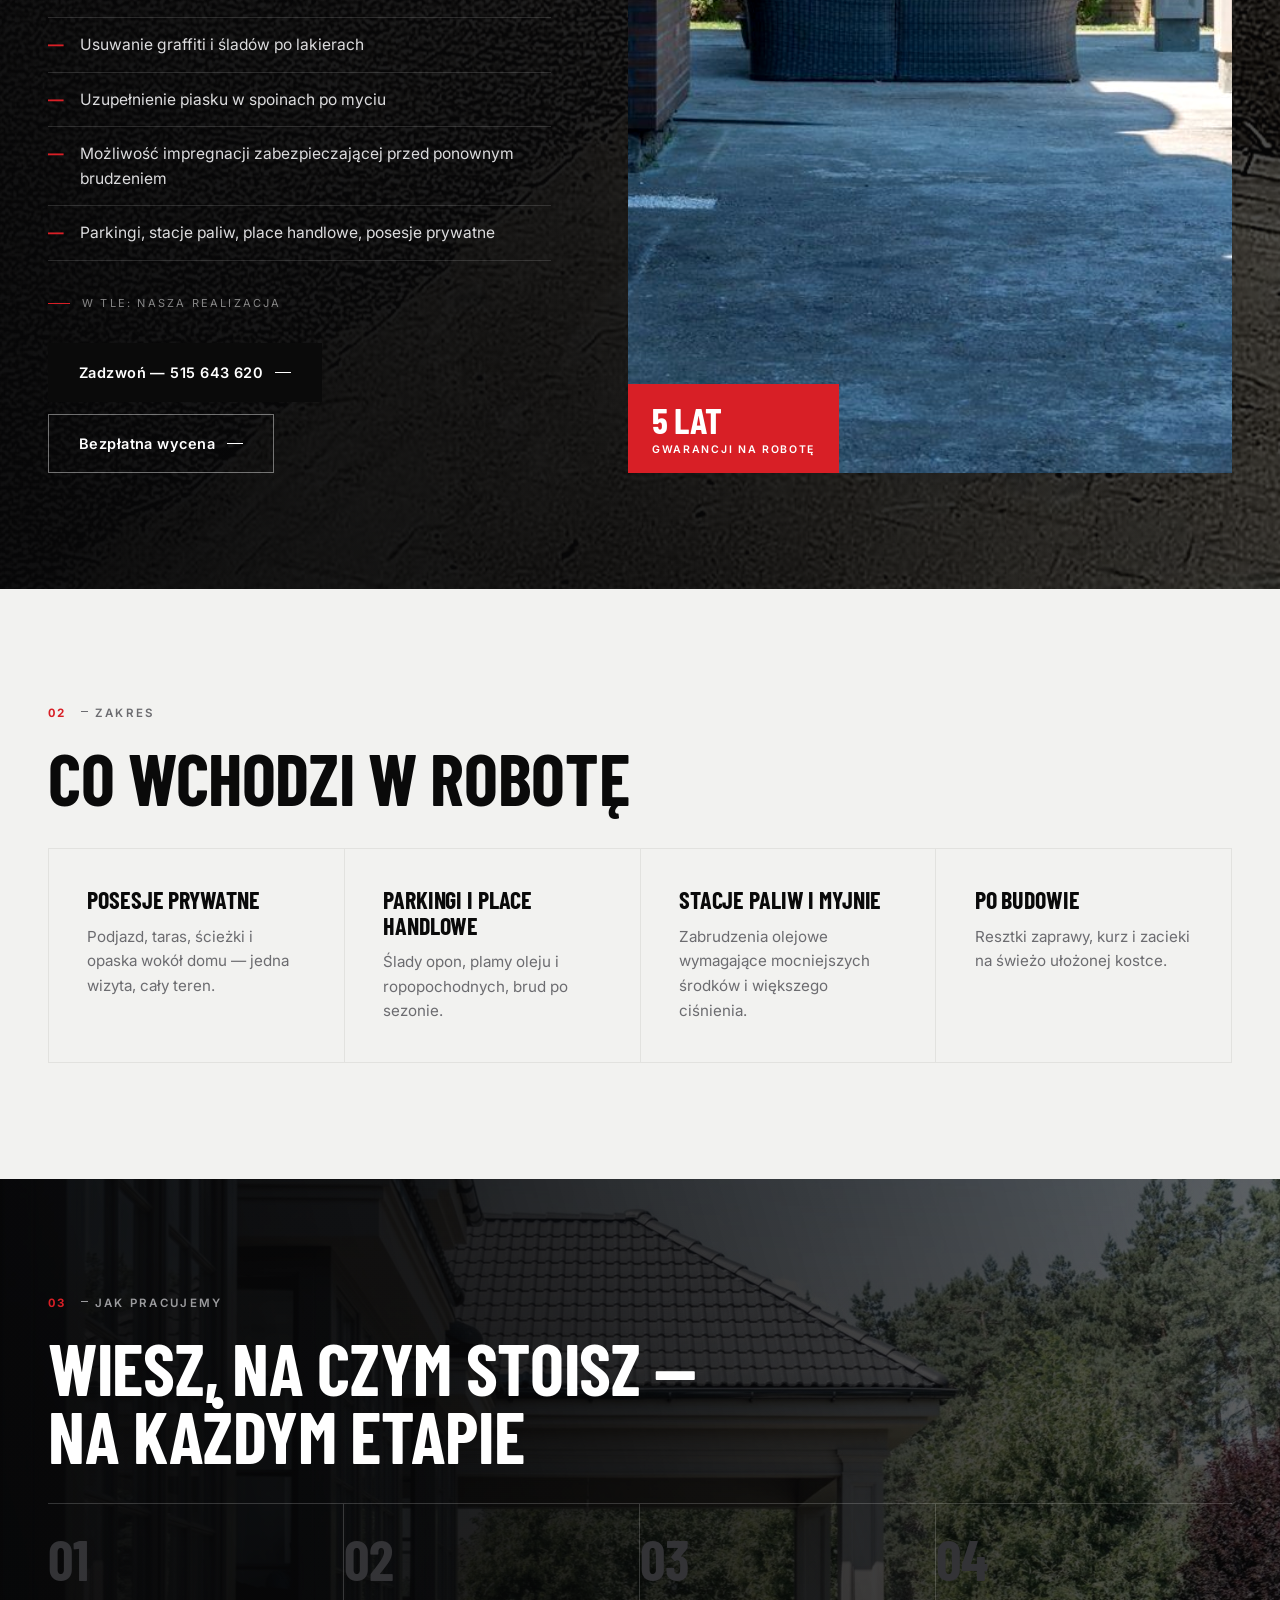
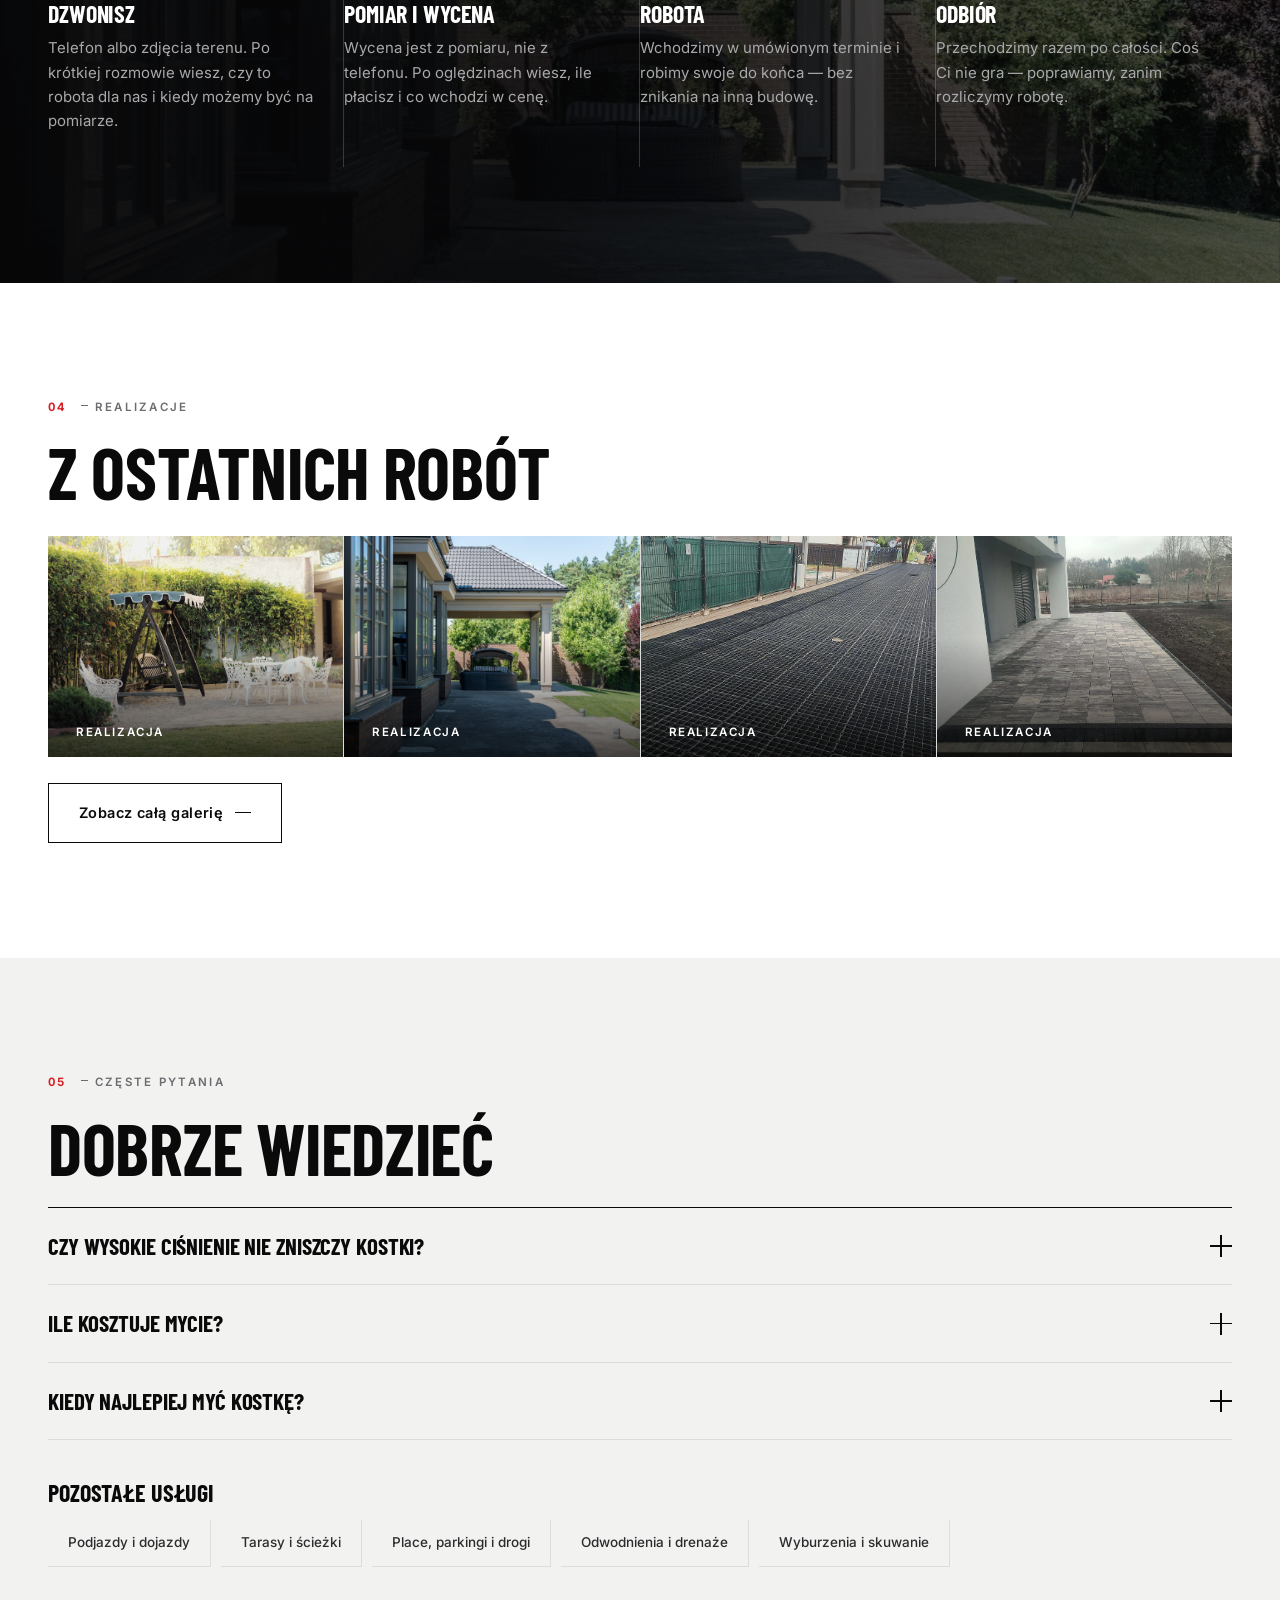
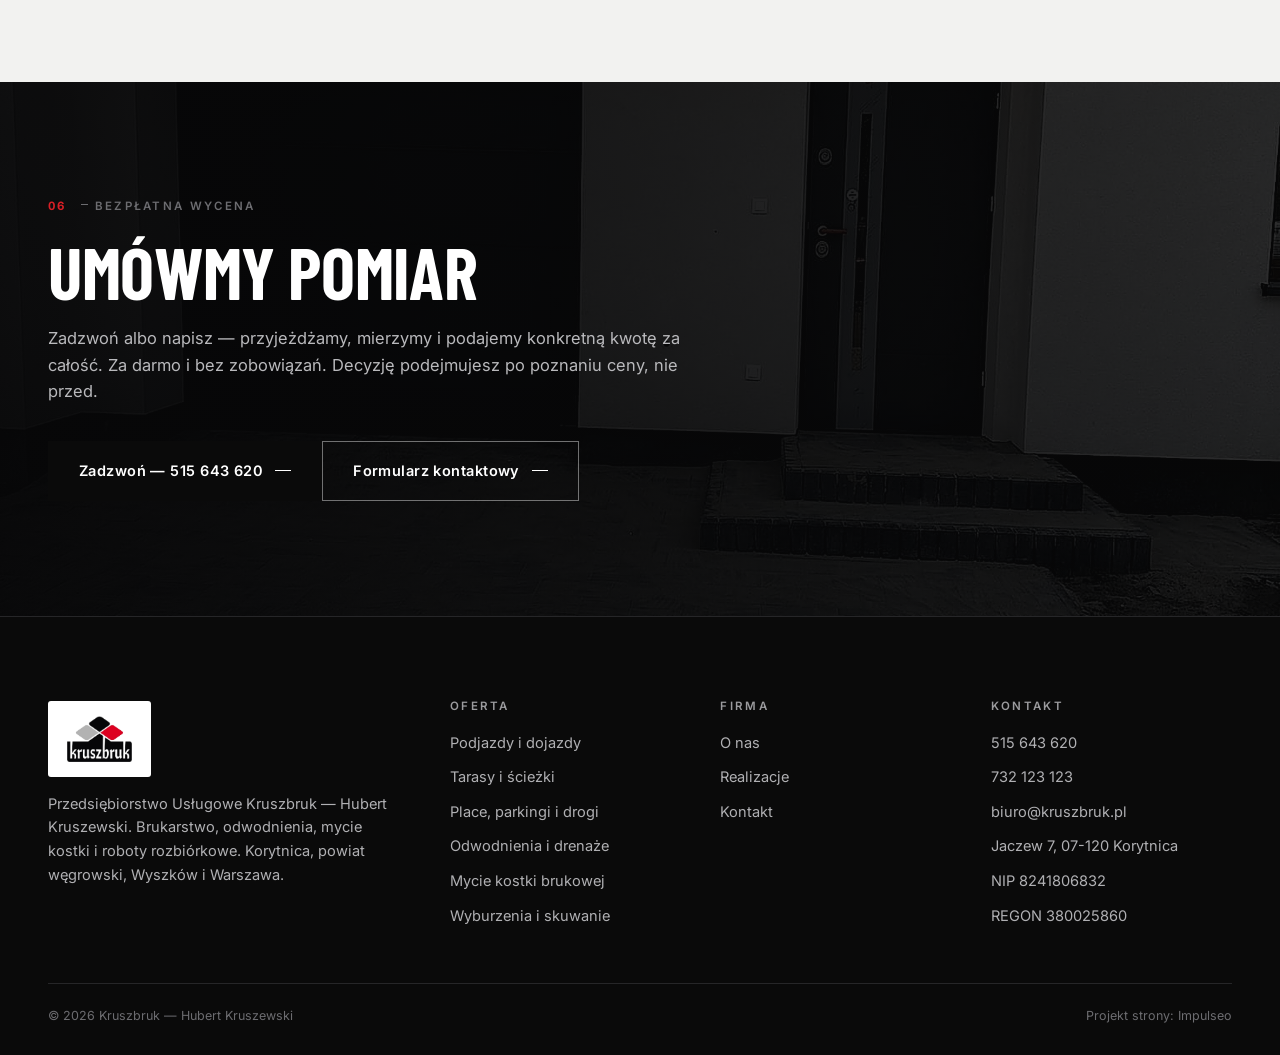
<file: v2/mycie-kostki-brukowej.html>
<!doctype html>
<html lang="pl">
<head>
<meta charset="utf-8">
<meta name="viewport" content="width=device-width,initial-scale=1">
<title>Mycie i czyszczenie kostki — Kruszbruk, Korytnica i okolice</title>
<meta name="description" content="Mycie kostki brukowej wysokim ciśnieniem — plamy oleju, mech, glony, graffiti. Parkingi, stacje paliw, place i posesje prywatne.">
<meta name="robots" content="noindex, nofollow">
<meta property="og:type" content="website">
<meta property="og:locale" content="pl_PL">
<meta property="og:site_name" content="Kruszbruk">
<meta property="og:title" content="Mycie i czyszczenie kostki — Kruszbruk, Korytnica i okolice">
<meta property="og:description" content="Mycie kostki brukowej wysokim ciśnieniem — plamy oleju, mech, glony, graffiti. Parkingi, stacje paliw, place i posesje prywatne.">
<meta property="og:image" content="img/og.jpg">
<script type="application/ld+json">{"@context":"https://schema.org","@type":"LocalBusiness","name":"Kruszbruk Kruszewski Hubert","telephone":"+48515643620","email":"biuro@kruszbruk.pl","address":{"@type":"PostalAddress","streetAddress":"Jaczew 7","postalCode":"07-120","addressLocality":"Korytnica","addressCountry":"PL"},"aggregateRating":{"@type":"AggregateRating","ratingValue":"4.7","reviewCount":"3"},"areaServed":"Korytnica, Węgrów, Wyszków, Warszawa"}</script>
<link rel="icon" href="img/favicon.png">
<link rel="preconnect" href="https://fonts.googleapis.com">
<link rel="preconnect" href="https://fonts.gstatic.com" crossorigin>
<link href="https://fonts.googleapis.com/css2?family=Barlow+Condensed:wght@500;600;700&family=Inter:wght@400;500;600;700&display=swap" rel="stylesheet">
<link rel="stylesheet" href="assets/style.css">
<script>
/* Zasłona wejścia. W <head> bez defer, żeby strona nie mignęła przed zasłoną.
   Gra raz na wizytę (sessionStorage); ?intro w adresie = zagraj ponownie. */
(function(){
  try{
    var h=document.documentElement; h.classList.add('js-on');
    if(window.matchMedia && matchMedia('(prefers-reduced-motion:reduce)').matches) return;
    var znowu = location.search.indexOf('intro') > -1;
    if(!znowu && sessionStorage.getItem('kruszbruk-intro')) return;
    sessionStorage.setItem('kruszbruk-intro','1');
    h.classList.add('intro-on');
    var zdjete=false;
    function koniec(){
      if(zdjete) return; zdjete=true;
      h.classList.add('intro-out');
      setTimeout(function(){ h.classList.remove('intro-on','intro-out'); },900);
    }
    setTimeout(koniec,1900);
    setTimeout(function(){ h.classList.remove('intro-on','intro-out'); },4200);
    document.addEventListener('click',koniec);
    addEventListener('wheel',koniec,{passive:true});
    addEventListener('touchstart',koniec,{passive:true});
    addEventListener('keydown',koniec);
  }catch(e){}
})();
</script>
</head>
<body>
<!-- znak z logo: trzy romby -->
<svg width="0" height="0" style="position:absolute" aria-hidden="true" focusable="false">
  <symbol id="romby" viewBox="0 0 48 40">
    <rect fill="var(--m3-b,#b5b5b7)" x="6.0" y="16.0" width="14.0" height="14.0" rx="2.2" transform="rotate(45 13 23)"/>
    <rect fill="var(--m3-c,#d81f26)" x="28.0" y="16.0" width="14.0" height="14.0" rx="2.2" transform="rotate(45 35 23)"/>
    <rect fill="var(--m3-a,#0a0a0a)" x="17.0" y="5.0" width="14.0" height="14.0" rx="2.2" transform="rotate(45 24 12)"/>
  </symbol>
</svg>

<div id="intro" aria-hidden="true">
  <div class="znak"><img src="img/logo.png" alt="Kruszbruk"></div>
  <div class="sub">Brukarstwo &middot; Korytnica</div>
  <div class="bar"></div>
</div>
<header class="nav">
  <div class="wrap nav-in">
    <a href="index.html" class="brand"><img src="img/logo.png" class="logo" alt="Kruszbruk — Hubert Kruszewski, brukarstwo Korytnica"></a>
    <ul class="menu" id="menu">
      <li><a href="index.html">Start</a></li>
      <li><a href="podjazdy-i-dojazdy.html" aria-current="page">Oferta</a>
        <div class="drop"><a href="podjazdy-i-dojazdy.html">Podjazdy i dojazdy</a><a href="tarasy-i-sciezki.html">Tarasy i ścieżki</a><a href="place-parkingi-drogi.html">Place, parkingi i drogi</a><a href="odwodnienia-i-drenaze.html">Odwodnienia i drenaże</a><a href="mycie-kostki-brukowej.html">Mycie kostki brukowej</a><a href="wyburzenia-i-skuwanie.html">Wyburzenia i skuwanie</a></div>
      </li>
      <li><a href="realizacje.html">Realizacje</a></li>
      <li><a href="o-nas.html">O nas</a></li>
      <li><a href="kontakt.html">Kontakt</a></li>
    </ul>
    <a href="tel:+48515643620" class="nav-tel"><span><small>Wycena z pomiarem za 0 zł</small><b>515 643 620</b></span></a>
    <button class="burger" id="burger" aria-label="Menu" aria-expanded="false">&#9776;</button>
  </div>
</header>
<div class="phero">
  <div class="phero-bg"><img src="img/g12.jpg" alt="Mycie i czyszczenie kostki — Kruszbruk"></div>
  <div class="wrap">
    <div class="crumbs"><a href="index.html">Start</a> &nbsp;/&nbsp; Oferta / Mycie i czyszczenie kostki</div>
    <h1>Mycie i czyszczenie kostki</h1>
    <p>Stara kostka wraca do koloru za ułamek ceny nowej nawierzchni.</p>
  </div>
</div>

<section class="foto">
  <div class="foto-bg" data-par="0.14"><img src="img/g8.jpg" alt="Realizacja Kruszbruk" loading="lazy"></div>
  <div class="wrap dwie srodek">
    <div class="rv">
      <div class="label"><b>01</b><span>Na czym to polega</span></div>
      <h2>Zanim wymienisz —<br>zobacz, jak wygląda po myciu</h2>
<p class="lead" style="margin-top:16px">Bardzo często nawierzchnia nie jest zużyta, tylko brudna. Mech i glony w spoinach, ślady opon, plamy oleju z parkingu, zacieki po elewacji — to wszystko schodzi wysokim ciśnieniem z profesjonalnym detergentem, a kostka wraca do koloru sprzed lat.</p>
<p class="lead" style="margin-top:14px">Robimy to markowym sprzętem, ze środkami dobranymi do rodzaju zabrudzenia — inaczej ściąga się olej, inaczej mech, a jeszcze inaczej farbę czy graffiti. Po myciu uzupełniamy piasek w spoinach, bo bez tego kostka zaczyna pracować.</p>
      <ul class="check"><li>Mycie wysokociśnieniowe markowym sprzętem, nie myjką ogrodową</li><li>Detergenty dobierane do zabrudzenia: olej, mech, glony, farba, guma</li><li>Usuwanie graffiti i śladów po lakierach</li><li>Uzupełnienie piasku w spoinach po myciu</li><li>Możliwość impregnacji zabezpieczającej przed ponownym brudzeniem</li><li>Parkingi, stacje paliw, place handlowe, posesje prywatne</li></ul>
      <div class="podpis">w tle: nasza realizacja</div>
      <div style="margin-top:30px;display:flex;gap:12px;flex-wrap:wrap">
        <a href="tel:+48515643620" class="btn btn-k">Zadzwoń — 515 643 620</a>
        <a href="kontakt.html" class="btn btn-o">Bezpłatna wycena</a>
      </div>
    </div>
    <div class="rv kadr"><img src="img/g14.jpg" alt="Mycie i czyszczenie kostki — Kruszbruk" loading="lazy"><div class="plakietka"><b>5 lat</b><span>gwarancji na robotę</span></div></div>
  </div>
</section>

<section class="smoke">
  <div class="wrap">
    <div class="rv" style="margin-bottom:36px">
      <div class="label"><b>02</b><span>Zakres</span></div>
      <h2>Co wchodzi w robotę</h2>
    </div>
    <div class="uslugi cztery"><div class="u plain"><h3>Posesje prywatne</h3><p>Podjazd, taras, ścieżki i opaska wokół domu — jedna wizyta, cały teren.</p></div><div class="u plain"><h3>Parkingi i place handlowe</h3><p>Ślady opon, plamy oleju i ropopochodnych, brud po sezonie.</p></div><div class="u plain"><h3>Stacje paliw i myjnie</h3><p>Zabrudzenia olejowe wymagające mocniejszych środków i większego ciśnienia.</p></div><div class="u plain"><h3>Po budowie</h3><p>Resztki zaprawy, kurz i zacieki na świeżo ułożonej kostce.</p></div></div>
  </div>
</section>

<section class="foto">
  <div class="foto-bg" data-par="0.1"><img src="img/g14.jpg" alt="Realizacja Kruszbruk" loading="lazy"></div>
  <div class="wrap">
    <div class="rv" style="margin-bottom:34px">
      <div class="label"><b>03</b><span>Jak pracujemy</span></div>
      <h2>Wiesz, na czym stoisz —<br>na każdym etapie</h2>
    </div>
    <div class="steps rv">
      <div class="step"><span class="nr">01</span><h3>Dzwonisz</h3><p>Telefon albo zdjęcia terenu. Po krótkiej rozmowie wiesz, czy to robota dla nas i kiedy możemy być na pomiarze.</p></div>
      <div class="step"><span class="nr">02</span><h3>Pomiar i wycena</h3><p>Wycena jest z pomiaru, nie z telefonu. Po oględzinach wiesz, ile płacisz i co wchodzi w cenę.</p></div>
      <div class="step"><span class="nr">03</span><h3>Robota</h3><p>Wchodzimy w umówionym terminie i robimy swoje do końca — bez znikania na inną budowę.</p></div>
      <div class="step"><span class="nr">04</span><h3>Odbiór</h3><p>Przechodzimy razem po całości. Coś Ci nie gra — poprawiamy, zanim rozliczymy robotę.</p></div>
    </div>
  </div>
</section>

<section>
  <div class="wrap">
    <div class="rv" style="margin-bottom:30px">
      <div class="label"><b>04</b><span>Realizacje</span></div>
      <h2>Z ostatnich robót</h2>
    </div>
    <div class="gal rv" id="gal"><div class="gi"><img src="img/g12.jpg" alt="Mycie i czyszczenie kostki — realizacja Kruszbruk" loading="lazy"><span class="tag">Realizacja</span></div><div class="gi"><img src="img/g14.jpg" alt="Mycie i czyszczenie kostki — realizacja Kruszbruk" loading="lazy"><span class="tag">Realizacja</span></div><div class="gi"><img src="img/g9.jpg" alt="Mycie i czyszczenie kostki — realizacja Kruszbruk" loading="lazy"><span class="tag">Realizacja</span></div><div class="gi"><img src="img/g5.jpg" alt="Mycie i czyszczenie kostki — realizacja Kruszbruk" loading="lazy"><span class="tag">Realizacja</span></div></div>
    <div style="margin-top:26px"><a href="realizacje.html" class="btn btn-o">Zobacz całą galerię</a></div>
  </div>
</section>

<section class="smoke">
  <div class="wrap">
    <div class="rv" style="margin-bottom:26px">
      <div class="label"><b>05</b><span>Częste pytania</span></div>
      <h2>Dobrze wiedzieć</h2>
    </div>
    <div class="faq rv"><div class="q"><h3>Czy wysokie ciśnienie nie zniszczy kostki?<i></i></h3><div class="a"><p>Nie, jeśli operator wie, jakie ciśnienie i jaką dyszę dobrać do materiału. Zbyt mocny strumień potrafi wypłukać spoiny — dlatego po myciu i tak uzupełniamy piasek.</p></div></div><div class="q"><h3>Ile kosztuje mycie?<i></i></h3><div class="a"><p>Liczone od metra i od stopnia zabrudzenia — inna stawka jest przy zwykłym mchu, inna przy plamach oleju na parkingu. Wycena po obejrzeniu terenu, zwykle od ręki.</p></div></div><div class="q"><h3>Kiedy najlepiej myć kostkę?<i></i></h3><div class="a"><p>Od wiosny do jesieni, przy dodatnich temperaturach. Najczęściej robi się to raz na rok albo dwa — wtedy brud nie zdąży wejść głęboko w spoiny.</p></div></div></div>
    <div class="rv" style="margin-top:40px">
      <h3 style="margin-bottom:14px">Pozostałe usługi</h3>
      <ul style="display:flex;flex-wrap:wrap;gap:10px"><li class="chip"><a href="podjazdy-i-dojazdy.html">Podjazdy i dojazdy</a></li><li class="chip"><a href="tarasy-i-sciezki.html">Tarasy i ścieżki</a></li><li class="chip"><a href="place-parkingi-drogi.html">Place, parkingi i drogi</a></li><li class="chip"><a href="odwodnienia-i-drenaze.html">Odwodnienia i drenaże</a></li><li class="chip"><a href="wyburzenia-i-skuwanie.html">Wyburzenia i skuwanie</a></li></ul>
    </div>
  </div>
</section>

<section class="cta">
  <div class="cta-bg"><img src="img/g7.jpg" alt="Realizacja Kruszbruk" loading="lazy"></div>
  <div class="wrap in">
    <div class="label"><b>06</b><span>Bezpłatna wycena</span></div>
    <h2>Umówmy pomiar</h2>
    <p>Zadzwoń albo napisz — przyjeżdżamy, mierzymy i podajemy konkretną kwotę za całość. Za darmo i bez zobowiązań. Decyzję podejmujesz po poznaniu ceny, nie przed.</p>
    <div class="cta-row">
      <a href="tel:+48515643620" class="btn btn-k">Zadzwoń — 515 643 620</a>
      <a href="kontakt.html" class="btn btn-o">Formularz kontaktowy</a>
    </div>
  </div>
</section>
<footer>
  <div class="wrap">
    <div class="fgrid">
      <div>
        <a href="index.html" class="brand" style="margin-bottom:16px"><span class="logo-tile"><img src="img/logo.png" alt="Kruszbruk — Hubert Kruszewski"></span></a>
        <p style="margin-top:14px">Przedsiębiorstwo Usługowe Kruszbruk — Hubert Kruszewski. Brukarstwo, odwodnienia, mycie kostki i roboty rozbiórkowe. Korytnica, powiat węgrowski, Wyszków i Warszawa.</p>
      </div>
      <div><h4>Oferta</h4><ul><li><a href="podjazdy-i-dojazdy.html">Podjazdy i dojazdy</a></li><li><a href="tarasy-i-sciezki.html">Tarasy i ścieżki</a></li><li><a href="place-parkingi-drogi.html">Place, parkingi i drogi</a></li><li><a href="odwodnienia-i-drenaze.html">Odwodnienia i drenaże</a></li><li><a href="mycie-kostki-brukowej.html">Mycie kostki brukowej</a></li><li><a href="wyburzenia-i-skuwanie.html">Wyburzenia i skuwanie</a></li></ul></div>
      <div><h4>Firma</h4><ul><li><a href="o-nas.html">O nas</a></li><li><a href="realizacje.html">Realizacje</a></li><li><a href="kontakt.html">Kontakt</a></li></ul></div>
      <div><h4>Kontakt</h4><ul>
        <li><a href="tel:+48515643620">515 643 620</a></li>
        <li><a href="tel:+48732123123">732 123 123</a></li>
        <li><a href="mailto:biuro@kruszbruk.pl">biuro@kruszbruk.pl</a></li>
        <li>Jaczew 7, 07-120 Korytnica</li>
        <li>NIP 8241806832</li>
        <li>REGON 380025860</li>
      </ul></div>
    </div>
    <div class="fbot"><span>&copy; 2026 Kruszbruk — Hubert Kruszewski</span><span>Projekt strony: Impulseo</span></div>
  </div>
</footer>

<div class="callbar">
  <a href="tel:+48515643620">Zadzwoń</a>
  <a href="kontakt.html">Bezpłatna wycena</a>
</div>

<script src="assets/main.js" defer></script>
</body>
</html>
</file>
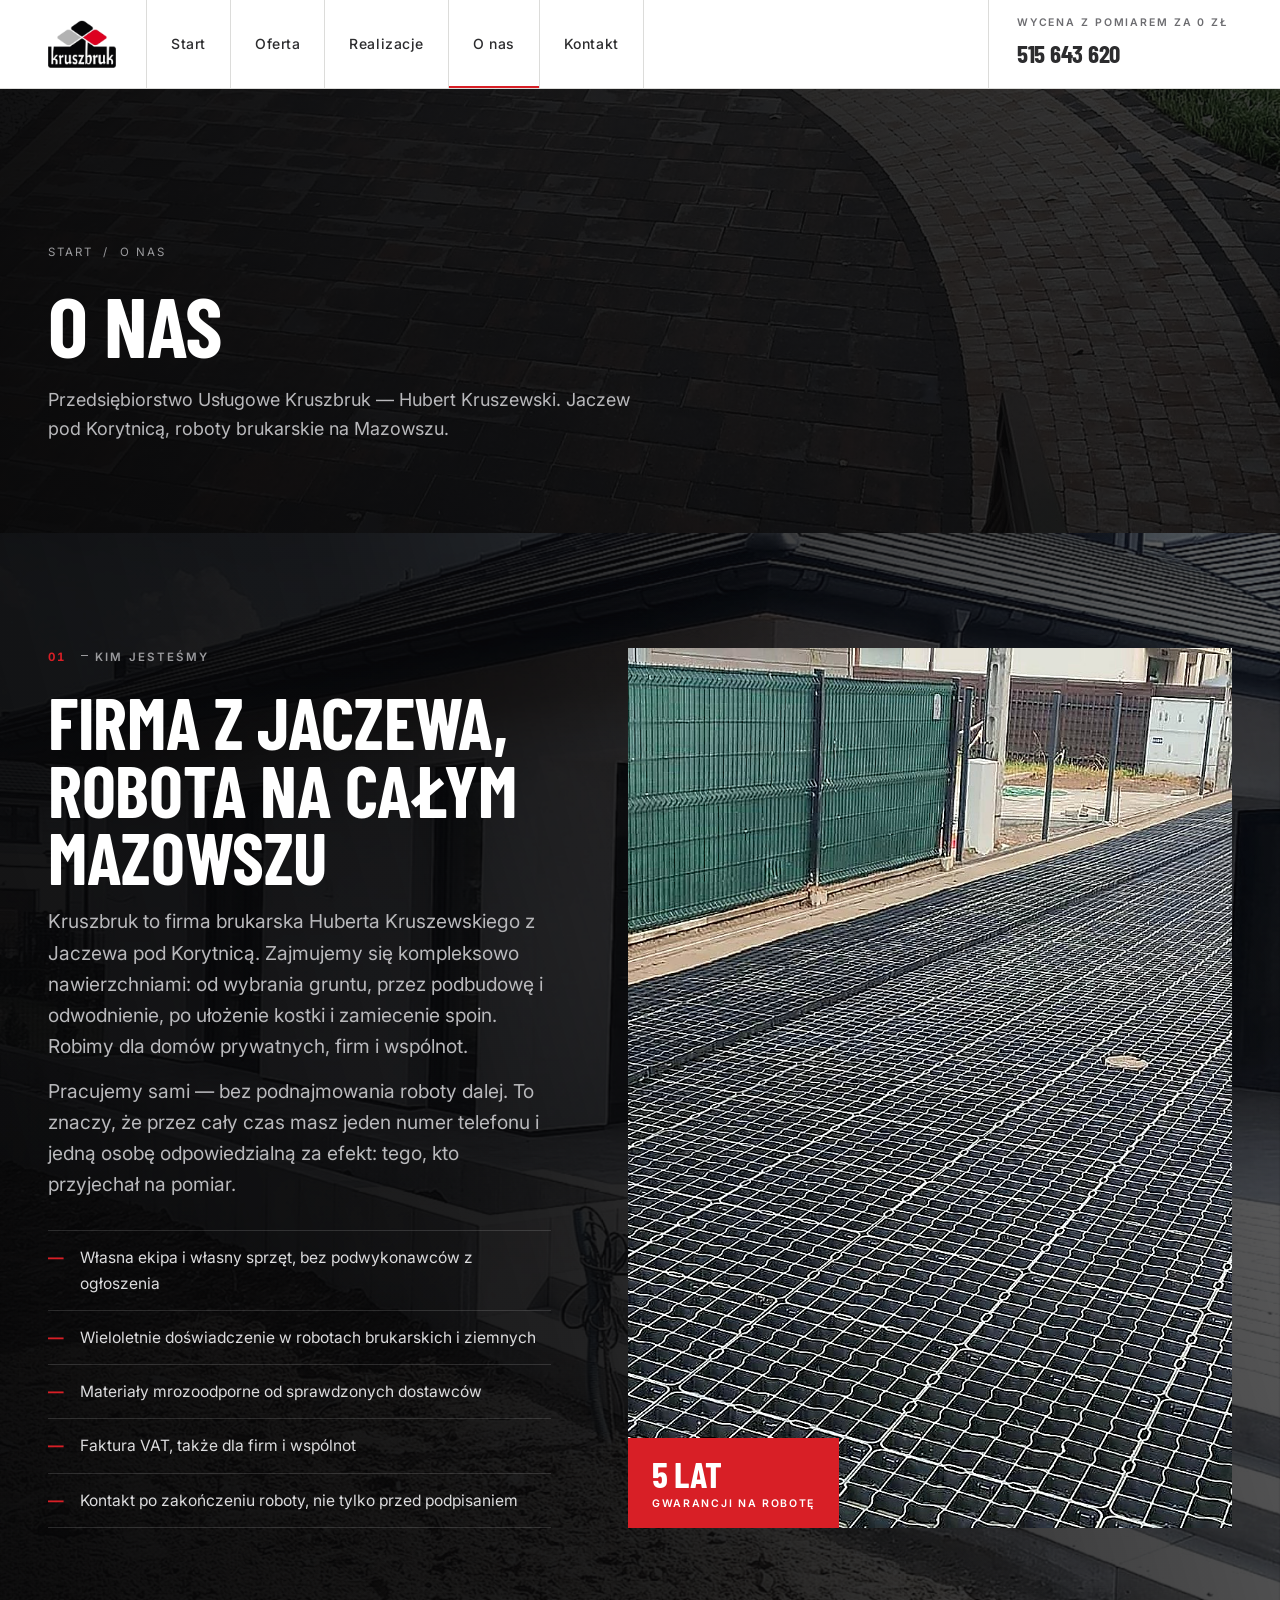
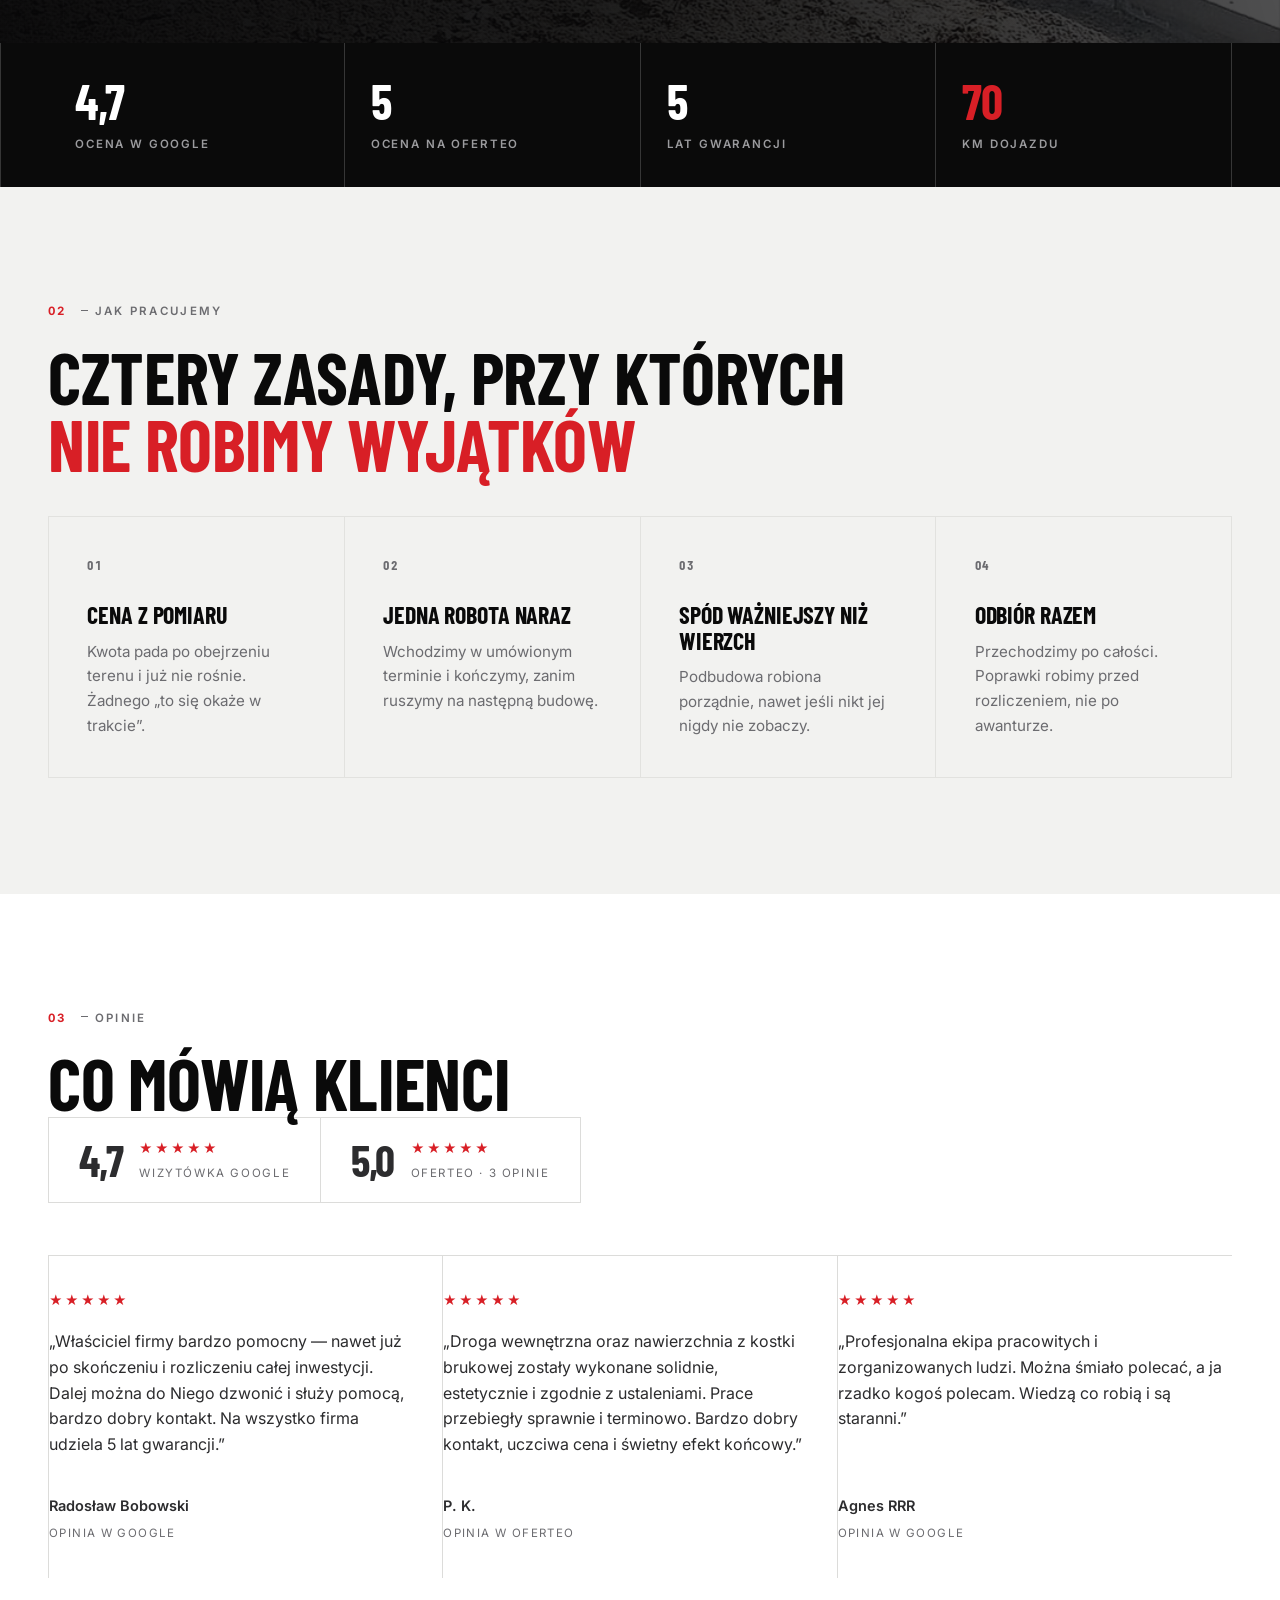
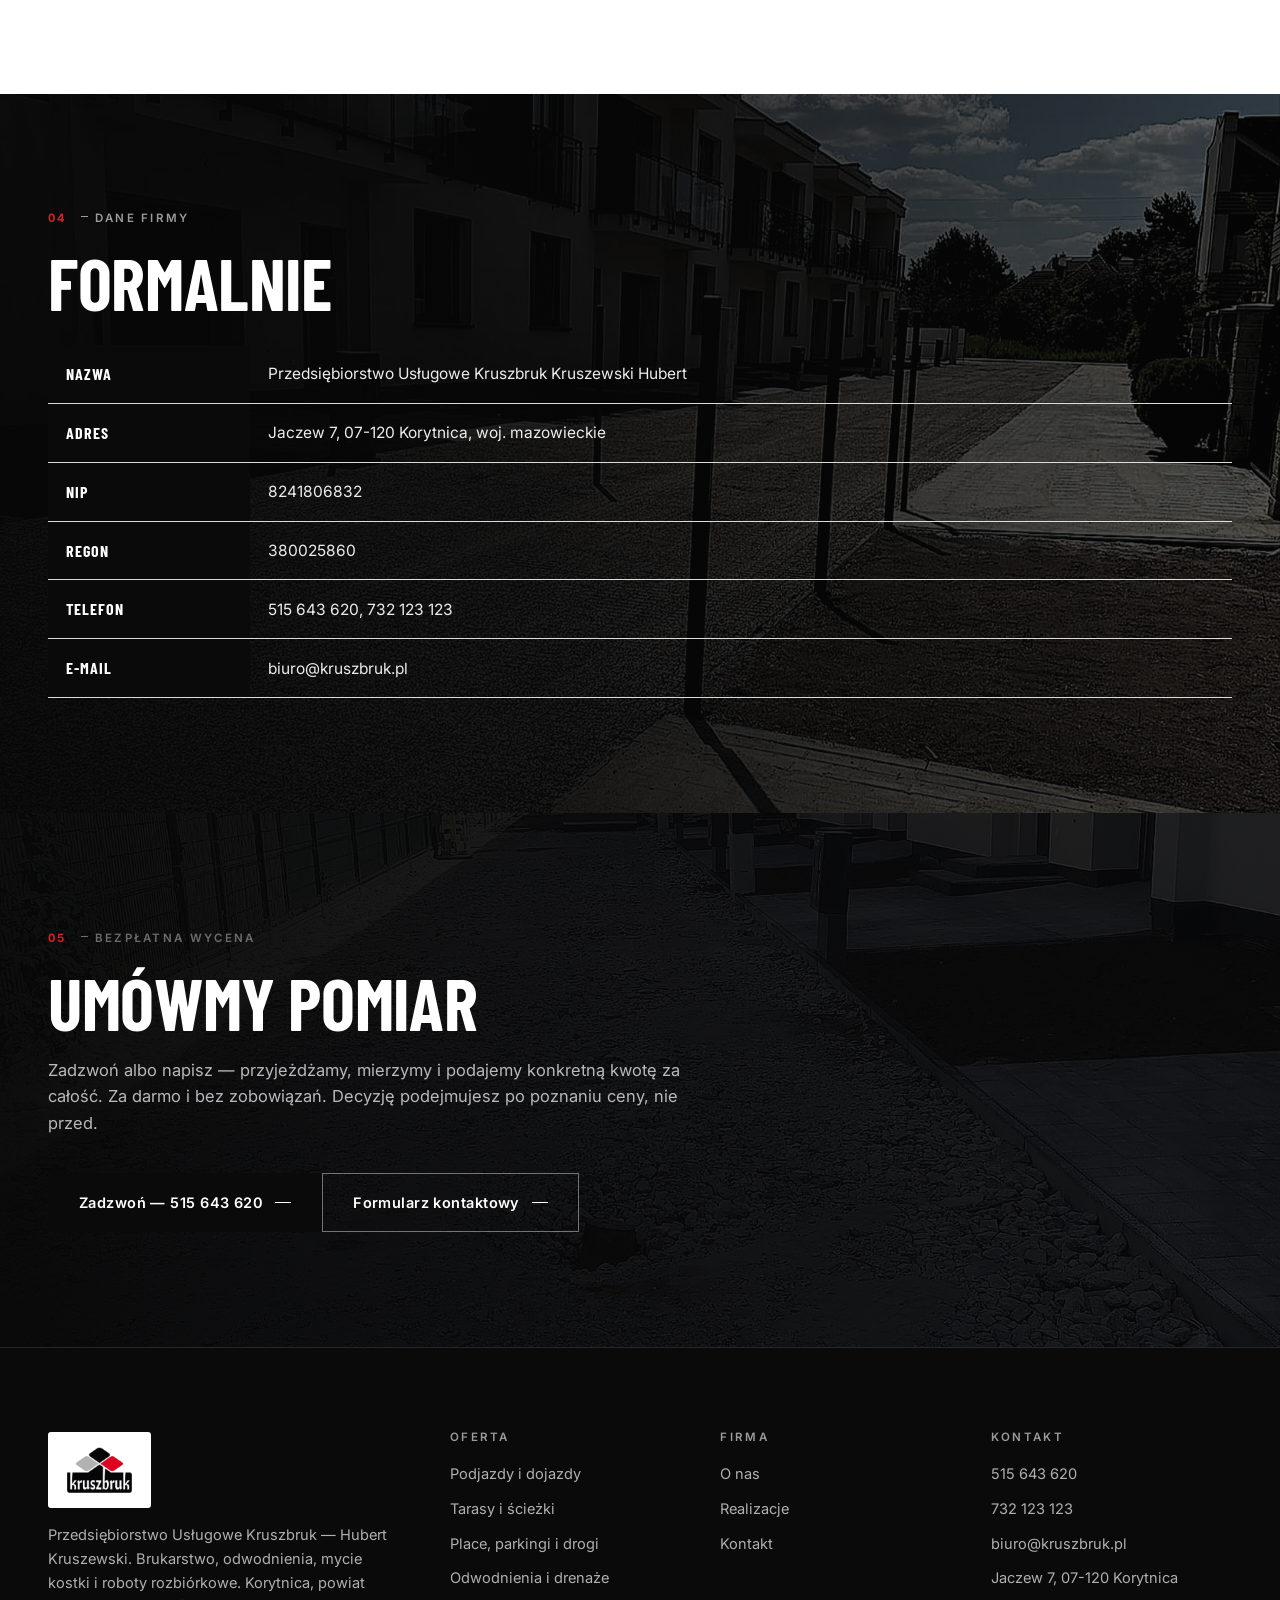
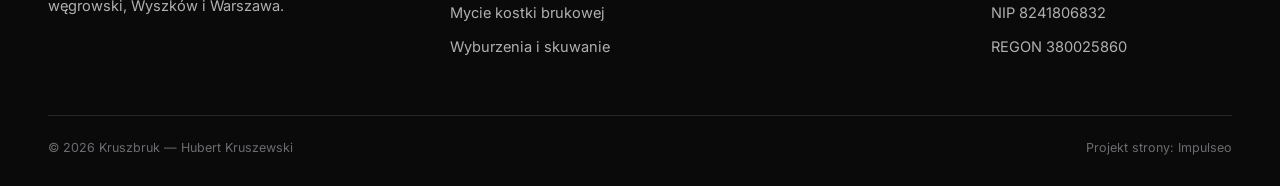
<file: v2/o-nas.html>
<!doctype html>
<html lang="pl">
<head>
<meta charset="utf-8">
<meta name="viewport" content="width=device-width,initial-scale=1">
<title>O nas — Kruszbruk, Hubert Kruszewski | Korytnica</title>
<meta name="description" content="Kruszbruk — Przedsiębiorstwo Usługowe Hubert Kruszewski z Jaczewa pod Korytnicą. Brukarstwo, odwodnienia, mycie kostki. Ocena 4,7 w Google i 5,0 na Oferteo.">
<meta name="robots" content="noindex, nofollow">
<meta property="og:type" content="website">
<meta property="og:locale" content="pl_PL">
<meta property="og:site_name" content="Kruszbruk">
<meta property="og:title" content="O nas — Kruszbruk, Hubert Kruszewski | Korytnica">
<meta property="og:description" content="Kruszbruk — Przedsiębiorstwo Usługowe Hubert Kruszewski z Jaczewa pod Korytnicą. Brukarstwo, odwodnienia, mycie kostki. Ocena 4,7 w Google i 5,0 na Oferteo.">
<meta property="og:image" content="img/og.jpg">
<script type="application/ld+json">{"@context":"https://schema.org","@type":"LocalBusiness","name":"Kruszbruk Kruszewski Hubert","telephone":"+48515643620","email":"biuro@kruszbruk.pl","address":{"@type":"PostalAddress","streetAddress":"Jaczew 7","postalCode":"07-120","addressLocality":"Korytnica","addressCountry":"PL"},"aggregateRating":{"@type":"AggregateRating","ratingValue":"4.7","reviewCount":"3"},"areaServed":"Korytnica, Węgrów, Wyszków, Warszawa"}</script>
<link rel="icon" href="img/favicon.png">
<link rel="preconnect" href="https://fonts.googleapis.com">
<link rel="preconnect" href="https://fonts.gstatic.com" crossorigin>
<link href="https://fonts.googleapis.com/css2?family=Barlow+Condensed:wght@500;600;700&family=Inter:wght@400;500;600;700&display=swap" rel="stylesheet">
<link rel="stylesheet" href="assets/style.css">
<script>
/* Zasłona wejścia. W <head> bez defer, żeby strona nie mignęła przed zasłoną.
   Gra raz na wizytę (sessionStorage); ?intro w adresie = zagraj ponownie. */
(function(){
  try{
    var h=document.documentElement; h.classList.add('js-on');
    if(window.matchMedia && matchMedia('(prefers-reduced-motion:reduce)').matches) return;
    var znowu = location.search.indexOf('intro') > -1;
    if(!znowu && sessionStorage.getItem('kruszbruk-intro')) return;
    sessionStorage.setItem('kruszbruk-intro','1');
    h.classList.add('intro-on');
    var zdjete=false;
    function koniec(){
      if(zdjete) return; zdjete=true;
      h.classList.add('intro-out');
      setTimeout(function(){ h.classList.remove('intro-on','intro-out'); },900);
    }
    setTimeout(koniec,1900);
    setTimeout(function(){ h.classList.remove('intro-on','intro-out'); },4200);
    document.addEventListener('click',koniec);
    addEventListener('wheel',koniec,{passive:true});
    addEventListener('touchstart',koniec,{passive:true});
    addEventListener('keydown',koniec);
  }catch(e){}
})();
</script>
</head>
<body>
<!-- znak z logo: trzy romby -->
<svg width="0" height="0" style="position:absolute" aria-hidden="true" focusable="false">
  <symbol id="romby" viewBox="0 0 48 40">
    <rect fill="var(--m3-b,#b5b5b7)" x="6.0" y="16.0" width="14.0" height="14.0" rx="2.2" transform="rotate(45 13 23)"/>
    <rect fill="var(--m3-c,#d81f26)" x="28.0" y="16.0" width="14.0" height="14.0" rx="2.2" transform="rotate(45 35 23)"/>
    <rect fill="var(--m3-a,#0a0a0a)" x="17.0" y="5.0" width="14.0" height="14.0" rx="2.2" transform="rotate(45 24 12)"/>
  </symbol>
</svg>

<div id="intro" aria-hidden="true">
  <div class="znak"><img src="img/logo.png" alt="Kruszbruk"></div>
  <div class="sub">Brukarstwo &middot; Korytnica</div>
  <div class="bar"></div>
</div>
<header class="nav">
  <div class="wrap nav-in">
    <a href="index.html" class="brand"><img src="img/logo.png" class="logo" alt="Kruszbruk — Hubert Kruszewski, brukarstwo Korytnica"></a>
    <ul class="menu" id="menu">
      <li><a href="index.html">Start</a></li>
      <li><a href="podjazdy-i-dojazdy.html">Oferta</a>
        <div class="drop"><a href="podjazdy-i-dojazdy.html">Podjazdy i dojazdy</a><a href="tarasy-i-sciezki.html">Tarasy i ścieżki</a><a href="place-parkingi-drogi.html">Place, parkingi i drogi</a><a href="odwodnienia-i-drenaze.html">Odwodnienia i drenaże</a><a href="mycie-kostki-brukowej.html">Mycie kostki brukowej</a><a href="wyburzenia-i-skuwanie.html">Wyburzenia i skuwanie</a></div>
      </li>
      <li><a href="realizacje.html">Realizacje</a></li>
      <li><a href="o-nas.html" aria-current="page">O nas</a></li>
      <li><a href="kontakt.html">Kontakt</a></li>
    </ul>
    <a href="tel:+48515643620" class="nav-tel"><span><small>Wycena z pomiarem za 0 zł</small><b>515 643 620</b></span></a>
    <button class="burger" id="burger" aria-label="Menu" aria-expanded="false">&#9776;</button>
  </div>
</header>
<div class="phero">
  <div class="phero-bg"><img src="img/about.jpg" alt="O nas — Kruszbruk"></div>
  <div class="wrap">
    <div class="crumbs"><a href="index.html">Start</a> &nbsp;/&nbsp; O nas</div>
    <h1>O nas</h1>
    <p>Przedsiębiorstwo Usługowe Kruszbruk — Hubert Kruszewski. Jaczew pod Korytnicą, roboty brukarskie na Mazowszu.</p>
  </div>
</div>

<section class="foto">
  <div class="foto-bg" data-par="0.14"><img src="img/g3.jpg" alt="Realizacja Kruszbruk" loading="lazy"></div>
  <div class="wrap dwie srodek">
    <div class="rv">
      <div class="label"><b>01</b><span>Kim jesteśmy</span></div>
      <h2>Firma z Jaczewa,<br>robota na całym Mazowszu</h2>
      <p class="lead" style="margin-top:16px">Kruszbruk to firma brukarska Huberta Kruszewskiego z Jaczewa pod Korytnicą. Zajmujemy się kompleksowo nawierzchniami: od wybrania gruntu, przez podbudowę i odwodnienie, po ułożenie kostki i zamiecenie spoin. Robimy dla domów prywatnych, firm i wspólnot.</p>
      <p class="lead" style="margin-top:14px">Pracujemy sami — bez podnajmowania roboty dalej. To znaczy, że przez cały czas masz jeden numer telefonu i jedną osobę odpowiedzialną za efekt: tego, kto przyjechał na pomiar.</p>
      <ul class="check">
        <li>Własna ekipa i własny sprzęt, bez podwykonawców z ogłoszenia</li>
        <li>Wieloletnie doświadczenie w robotach brukarskich i ziemnych</li>
        <li>Materiały mrozoodporne od sprawdzonych dostawców</li>
        <li>Faktura VAT, także dla firm i wspólnot</li>
        <li>Kontakt po zakończeniu roboty, nie tylko przed podpisaniem</li>
      </ul>
    </div>
    <div class="rv kadr"><img src="img/g9.jpg" alt="Kruszbruk — realizacja" loading="lazy"><div class="plakietka"><b>5 lat</b><span>gwarancji na robotę</span></div></div>
  </div>
</section>

<div class="stats">
  <div class="wrap">
    <div class="stat"><div class="n" data-c="4.7">0</div><div class="l">ocena w Google</div></div>
    <div class="stat"><div class="n" data-c="5">0</div><div class="l">ocena na Oferteo</div></div>
    <div class="stat"><div class="n" data-c="5">0</div><div class="l">lat gwarancji</div></div>
    <div class="stat"><div class="n" data-c="70">0</div><div class="l">km dojazdu</div></div>
  </div>
</div>

<section class="smoke">
  <div class="wrap">
    <div class="rv" style="margin-bottom:38px">
      <div class="label"><b>02</b><span>Jak pracujemy</span></div>
      <h2>Cztery zasady, przy których<br><span class="mark">nie robimy wyjątków</span></h2>
    </div>
    <div class="uslugi cztery">
      <div class="u plain"><span class="nr">01</span><h3>Cena z pomiaru</h3><p>Kwota pada po obejrzeniu terenu i już nie rośnie. Żadnego „to się okaże w trakcie”.</p></div>
      <div class="u plain"><span class="nr">02</span><h3>Jedna robota naraz</h3><p>Wchodzimy w umówionym terminie i kończymy, zanim ruszymy na następną budowę.</p></div>
      <div class="u plain"><span class="nr">03</span><h3>Spód ważniejszy niż wierzch</h3><p>Podbudowa robiona porządnie, nawet jeśli nikt jej nigdy nie zobaczy.</p></div>
      <div class="u plain"><span class="nr">04</span><h3>Odbiór razem</h3><p>Przechodzimy po całości. Poprawki robimy przed rozliczeniem, nie po awanturze.</p></div>
    </div>
  </div>
</section>

<section>
  <div class="wrap">
    <div class="rv" style="margin-bottom:30px">
      <div class="label"><b>03</b><span>Opinie</span></div>
      <h2>Co mówią klienci</h2>
      <div class="oceny">
        <div class="ocena"><div class="big">4,7</div><div><div class="stars">&#9733;&#9733;&#9733;&#9733;&#9733;</div><small>wizytówka Google</small></div></div>
        <div class="ocena"><div class="big">5,0</div><div><div class="stars">&#9733;&#9733;&#9733;&#9733;&#9733;</div><small>Oferteo &middot; 3 opinie</small></div></div>
      </div>
    </div>
    <div class="uslugi"><div class="rev rv"><div class="stars">&#9733;&#9733;&#9733;&#9733;&#9733;</div><p>„Właściciel firmy bardzo pomocny — nawet już po skończeniu i rozliczeniu całej inwestycji. Dalej można do Niego dzwonić i służy pomocą, bardzo dobry kontakt. Na wszystko firma udziela 5 lat gwarancji.”</p><div class="who"><div><b>Radosław Bobowski</b><span>opinia w Google</span></div></div></div><div class="rev rv"><div class="stars">&#9733;&#9733;&#9733;&#9733;&#9733;</div><p>„Droga wewnętrzna oraz nawierzchnia z kostki brukowej zostały wykonane solidnie, estetycznie i zgodnie z ustaleniami. Prace przebiegły sprawnie i terminowo. Bardzo dobry kontakt, uczciwa cena i świetny efekt końcowy.”</p><div class="who"><div><b>P. K.</b><span>opinia w Oferteo</span></div></div></div><div class="rev rv"><div class="stars">&#9733;&#9733;&#9733;&#9733;&#9733;</div><p>„Profesjonalna ekipa pracowitych i zorganizowanych ludzi. Można śmiało polecać, a ja rzadko kogoś polecam. Wiedzą co robią i są staranni.”</p><div class="who"><div><b>Agnes RRR</b><span>opinia w Google</span></div></div></div></div>
  </div>
</section>

<section class="foto">
  <div class="foto-bg" data-par="0.1"><img src="img/g8.jpg" alt="Realizacja Kruszbruk" loading="lazy"></div>
  <div class="wrap">
    <div class="rv" style="margin-bottom:26px">
      <div class="label"><b>04</b><span>Dane firmy</span></div>
      <h2>Formalnie</h2>
    </div>
    <table class="tab rv">
      <tr><th>Nazwa</th><td>Przedsiębiorstwo Usługowe Kruszbruk Kruszewski Hubert</td></tr>
      <tr><th>Adres</th><td>Jaczew 7, 07-120 Korytnica, woj. mazowieckie</td></tr>
      <tr><th>NIP</th><td>8241806832</td></tr>
      <tr><th>REGON</th><td>380025860</td></tr>
      <tr><th>Telefon</th><td><a href="tel:+48515643620">515 643 620</a>, <a href="tel:+48732123123">732 123 123</a></td></tr>
      <tr><th>E-mail</th><td><a href="mailto:biuro@kruszbruk.pl">biuro@kruszbruk.pl</a></td></tr>
    </table>
  </div>
</section>

<section class="cta">
  <div class="cta-bg"><img src="img/g11.jpg" alt="Realizacja Kruszbruk" loading="lazy"></div>
  <div class="wrap in">
    <div class="label"><b>05</b><span>Bezpłatna wycena</span></div>
    <h2>Umówmy pomiar</h2>
    <p>Zadzwoń albo napisz — przyjeżdżamy, mierzymy i podajemy konkretną kwotę za całość. Za darmo i bez zobowiązań. Decyzję podejmujesz po poznaniu ceny, nie przed.</p>
    <div class="cta-row">
      <a href="tel:+48515643620" class="btn btn-k">Zadzwoń — 515 643 620</a>
      <a href="kontakt.html" class="btn btn-o">Formularz kontaktowy</a>
    </div>
  </div>
</section>
<footer>
  <div class="wrap">
    <div class="fgrid">
      <div>
        <a href="index.html" class="brand" style="margin-bottom:16px"><span class="logo-tile"><img src="img/logo.png" alt="Kruszbruk — Hubert Kruszewski"></span></a>
        <p style="margin-top:14px">Przedsiębiorstwo Usługowe Kruszbruk — Hubert Kruszewski. Brukarstwo, odwodnienia, mycie kostki i roboty rozbiórkowe. Korytnica, powiat węgrowski, Wyszków i Warszawa.</p>
      </div>
      <div><h4>Oferta</h4><ul><li><a href="podjazdy-i-dojazdy.html">Podjazdy i dojazdy</a></li><li><a href="tarasy-i-sciezki.html">Tarasy i ścieżki</a></li><li><a href="place-parkingi-drogi.html">Place, parkingi i drogi</a></li><li><a href="odwodnienia-i-drenaze.html">Odwodnienia i drenaże</a></li><li><a href="mycie-kostki-brukowej.html">Mycie kostki brukowej</a></li><li><a href="wyburzenia-i-skuwanie.html">Wyburzenia i skuwanie</a></li></ul></div>
      <div><h4>Firma</h4><ul><li><a href="o-nas.html">O nas</a></li><li><a href="realizacje.html">Realizacje</a></li><li><a href="kontakt.html">Kontakt</a></li></ul></div>
      <div><h4>Kontakt</h4><ul>
        <li><a href="tel:+48515643620">515 643 620</a></li>
        <li><a href="tel:+48732123123">732 123 123</a></li>
        <li><a href="mailto:biuro@kruszbruk.pl">biuro@kruszbruk.pl</a></li>
        <li>Jaczew 7, 07-120 Korytnica</li>
        <li>NIP 8241806832</li>
        <li>REGON 380025860</li>
      </ul></div>
    </div>
    <div class="fbot"><span>&copy; 2026 Kruszbruk — Hubert Kruszewski</span><span>Projekt strony: Impulseo</span></div>
  </div>
</footer>

<div class="callbar">
  <a href="tel:+48515643620">Zadzwoń</a>
  <a href="kontakt.html">Bezpłatna wycena</a>
</div>

<script src="assets/main.js" defer></script>
</body>
</html>
</file>
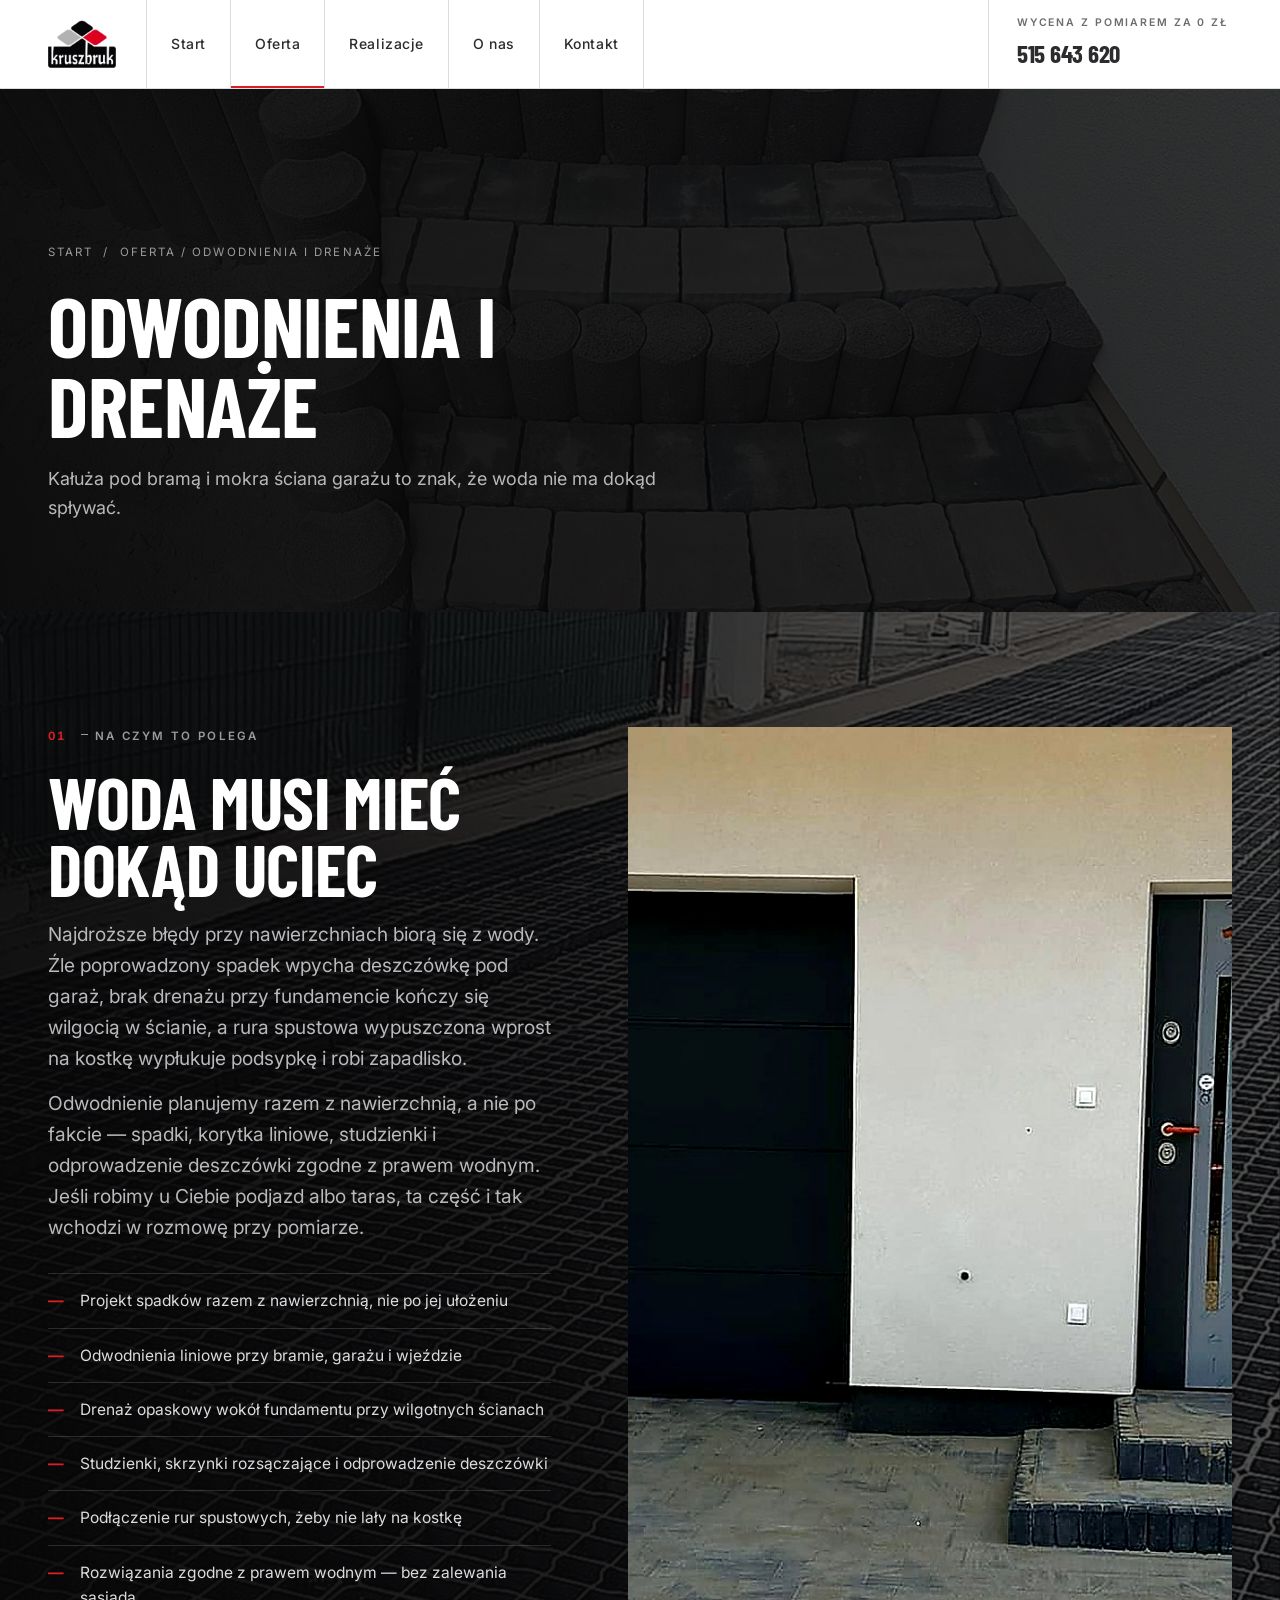
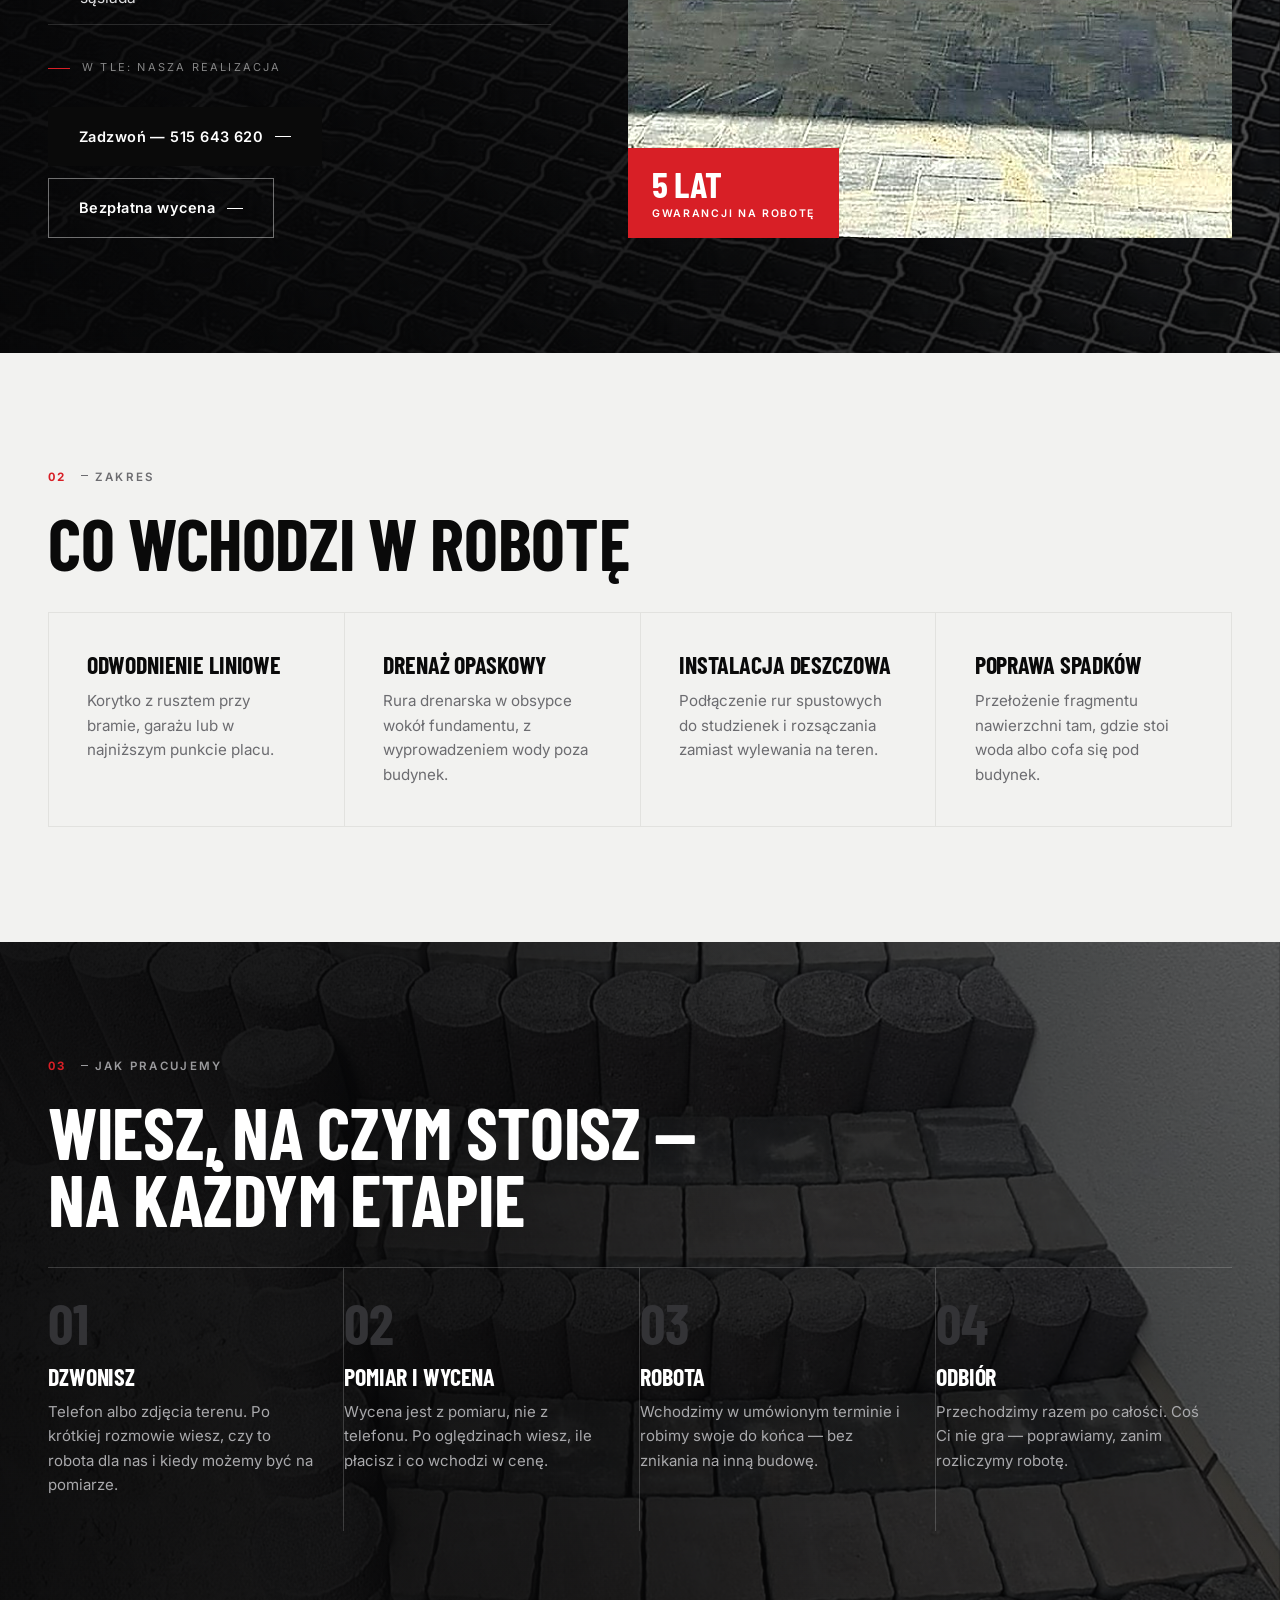
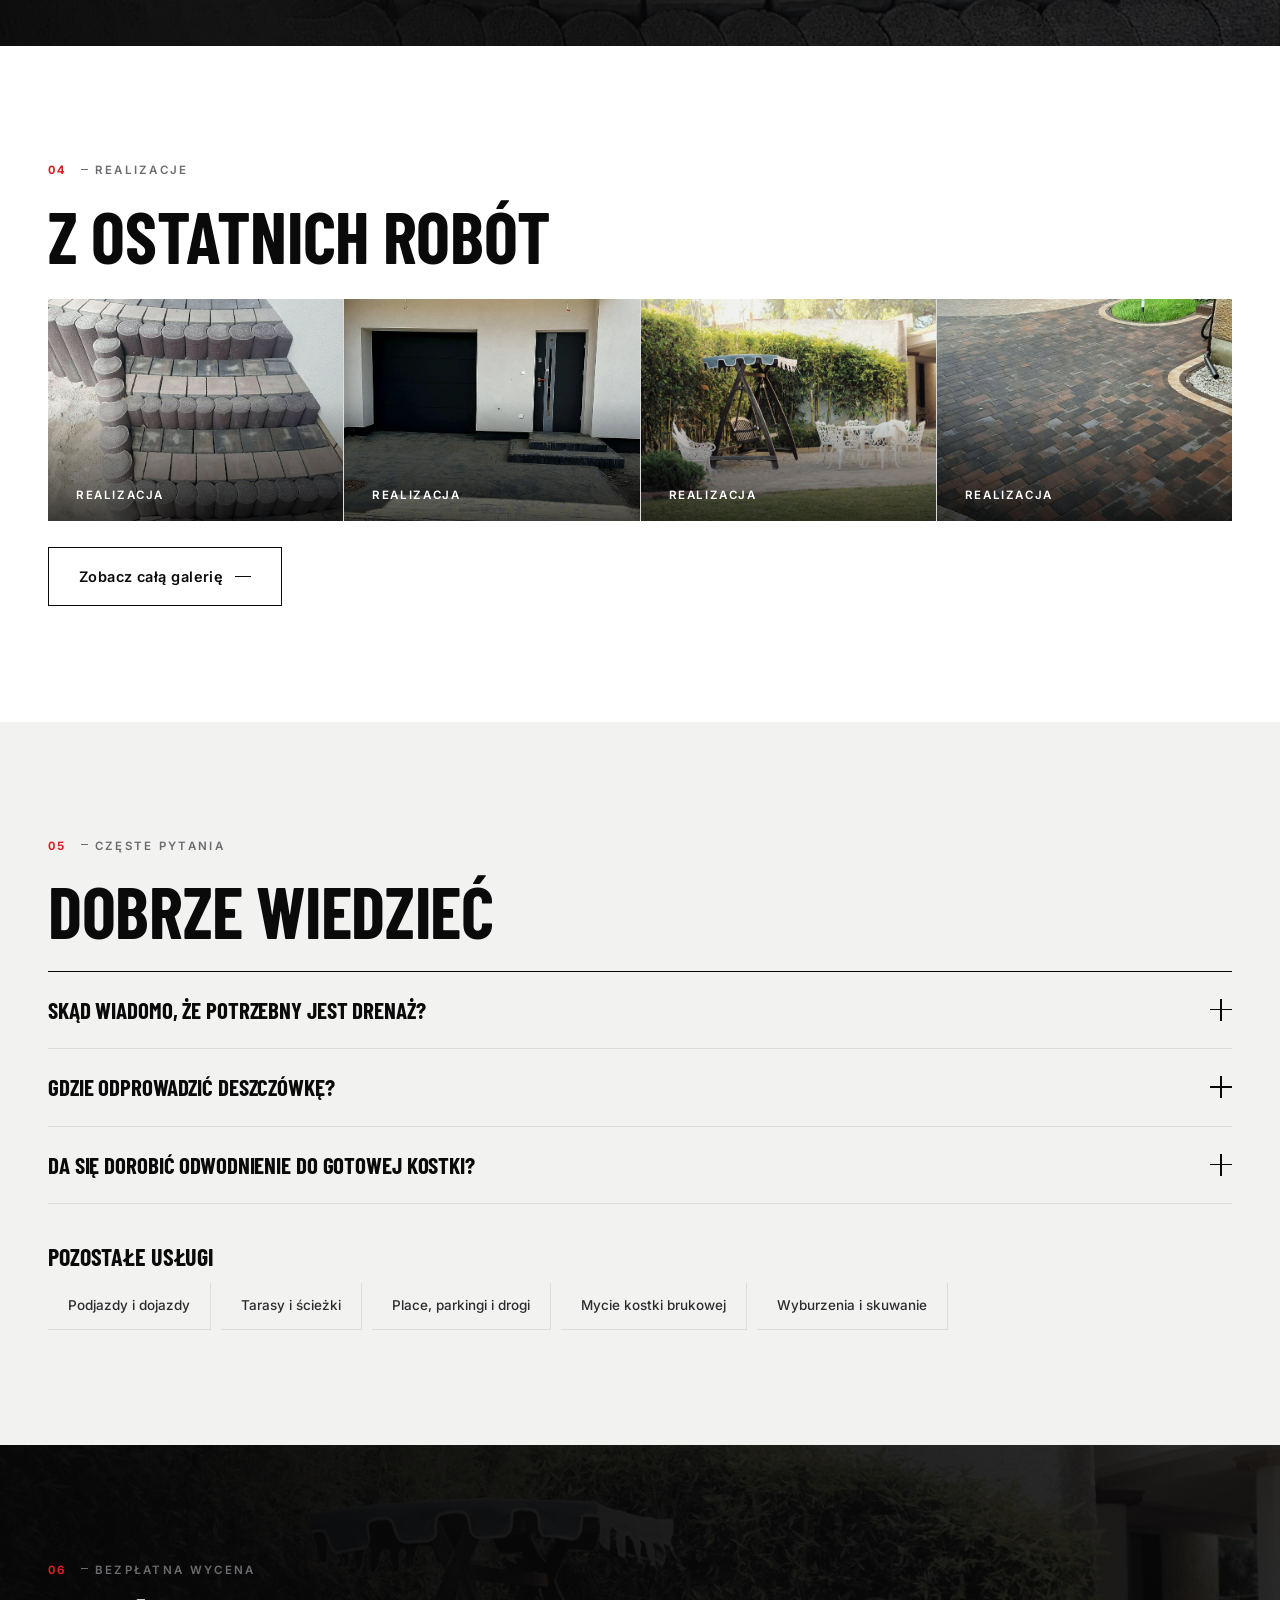
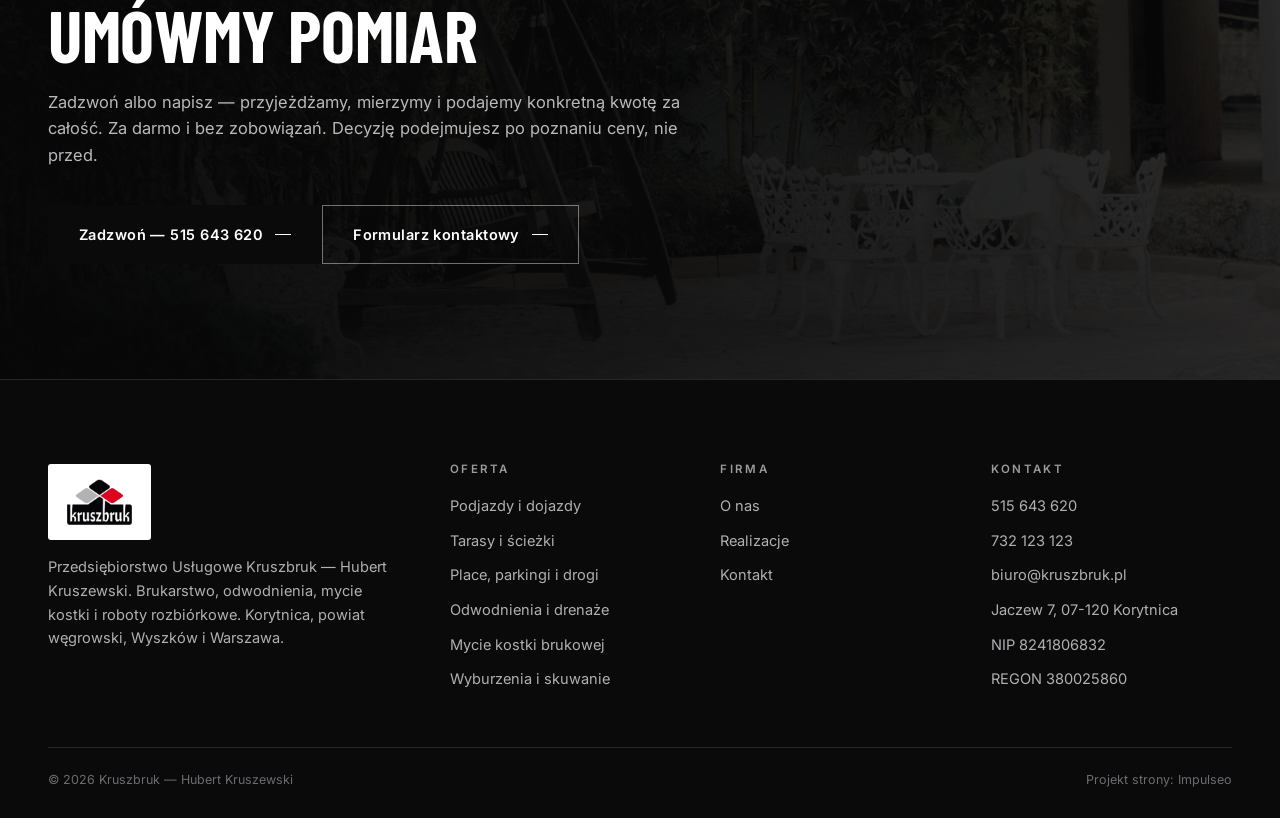
<file: v2/odwodnienia-i-drenaze.html>
<!doctype html>
<html lang="pl">
<head>
<meta charset="utf-8">
<meta name="viewport" content="width=device-width,initial-scale=1">
<title>Odwodnienia i drenaże — Kruszbruk, Korytnica i okolice</title>
<meta name="description" content="Instalacje deszczowe, odwodnienia liniowe i drenaże wokół budynku. Spadki zgodne z prawem wodnym. Korytnica, Wyszków, Warszawa.">
<meta name="robots" content="noindex, nofollow">
<meta property="og:type" content="website">
<meta property="og:locale" content="pl_PL">
<meta property="og:site_name" content="Kruszbruk">
<meta property="og:title" content="Odwodnienia i drenaże — Kruszbruk, Korytnica i okolice">
<meta property="og:description" content="Instalacje deszczowe, odwodnienia liniowe i drenaże wokół budynku. Spadki zgodne z prawem wodnym. Korytnica, Wyszków, Warszawa.">
<meta property="og:image" content="img/og.jpg">
<script type="application/ld+json">{"@context":"https://schema.org","@type":"LocalBusiness","name":"Kruszbruk Kruszewski Hubert","telephone":"+48515643620","email":"biuro@kruszbruk.pl","address":{"@type":"PostalAddress","streetAddress":"Jaczew 7","postalCode":"07-120","addressLocality":"Korytnica","addressCountry":"PL"},"aggregateRating":{"@type":"AggregateRating","ratingValue":"4.7","reviewCount":"3"},"areaServed":"Korytnica, Węgrów, Wyszków, Warszawa"}</script>
<link rel="icon" href="img/favicon.png">
<link rel="preconnect" href="https://fonts.googleapis.com">
<link rel="preconnect" href="https://fonts.gstatic.com" crossorigin>
<link href="https://fonts.googleapis.com/css2?family=Barlow+Condensed:wght@500;600;700&family=Inter:wght@400;500;600;700&display=swap" rel="stylesheet">
<link rel="stylesheet" href="assets/style.css">
<script>
/* Zasłona wejścia. W <head> bez defer, żeby strona nie mignęła przed zasłoną.
   Gra raz na wizytę (sessionStorage); ?intro w adresie = zagraj ponownie. */
(function(){
  try{
    var h=document.documentElement; h.classList.add('js-on');
    if(window.matchMedia && matchMedia('(prefers-reduced-motion:reduce)').matches) return;
    var znowu = location.search.indexOf('intro') > -1;
    if(!znowu && sessionStorage.getItem('kruszbruk-intro')) return;
    sessionStorage.setItem('kruszbruk-intro','1');
    h.classList.add('intro-on');
    var zdjete=false;
    function koniec(){
      if(zdjete) return; zdjete=true;
      h.classList.add('intro-out');
      setTimeout(function(){ h.classList.remove('intro-on','intro-out'); },900);
    }
    setTimeout(koniec,1900);
    setTimeout(function(){ h.classList.remove('intro-on','intro-out'); },4200);
    document.addEventListener('click',koniec);
    addEventListener('wheel',koniec,{passive:true});
    addEventListener('touchstart',koniec,{passive:true});
    addEventListener('keydown',koniec);
  }catch(e){}
})();
</script>
</head>
<body>
<!-- znak z logo: trzy romby -->
<svg width="0" height="0" style="position:absolute" aria-hidden="true" focusable="false">
  <symbol id="romby" viewBox="0 0 48 40">
    <rect fill="var(--m3-b,#b5b5b7)" x="6.0" y="16.0" width="14.0" height="14.0" rx="2.2" transform="rotate(45 13 23)"/>
    <rect fill="var(--m3-c,#d81f26)" x="28.0" y="16.0" width="14.0" height="14.0" rx="2.2" transform="rotate(45 35 23)"/>
    <rect fill="var(--m3-a,#0a0a0a)" x="17.0" y="5.0" width="14.0" height="14.0" rx="2.2" transform="rotate(45 24 12)"/>
  </symbol>
</svg>

<div id="intro" aria-hidden="true">
  <div class="znak"><img src="img/logo.png" alt="Kruszbruk"></div>
  <div class="sub">Brukarstwo &middot; Korytnica</div>
  <div class="bar"></div>
</div>
<header class="nav">
  <div class="wrap nav-in">
    <a href="index.html" class="brand"><img src="img/logo.png" class="logo" alt="Kruszbruk — Hubert Kruszewski, brukarstwo Korytnica"></a>
    <ul class="menu" id="menu">
      <li><a href="index.html">Start</a></li>
      <li><a href="podjazdy-i-dojazdy.html" aria-current="page">Oferta</a>
        <div class="drop"><a href="podjazdy-i-dojazdy.html">Podjazdy i dojazdy</a><a href="tarasy-i-sciezki.html">Tarasy i ścieżki</a><a href="place-parkingi-drogi.html">Place, parkingi i drogi</a><a href="odwodnienia-i-drenaze.html">Odwodnienia i drenaże</a><a href="mycie-kostki-brukowej.html">Mycie kostki brukowej</a><a href="wyburzenia-i-skuwanie.html">Wyburzenia i skuwanie</a></div>
      </li>
      <li><a href="realizacje.html">Realizacje</a></li>
      <li><a href="o-nas.html">O nas</a></li>
      <li><a href="kontakt.html">Kontakt</a></li>
    </ul>
    <a href="tel:+48515643620" class="nav-tel"><span><small>Wycena z pomiarem za 0 zł</small><b>515 643 620</b></span></a>
    <button class="burger" id="burger" aria-label="Menu" aria-expanded="false">&#9776;</button>
  </div>
</header>
<div class="phero">
  <div class="phero-bg"><img src="img/g6.jpg" alt="Odwodnienia i drenaże — Kruszbruk"></div>
  <div class="wrap">
    <div class="crumbs"><a href="index.html">Start</a> &nbsp;/&nbsp; Oferta / Odwodnienia i drenaże</div>
    <h1>Odwodnienia i drenaże</h1>
    <p>Kałuża pod bramą i mokra ściana garażu to znak, że woda nie ma dokąd spływać.</p>
  </div>
</div>

<section class="foto">
  <div class="foto-bg" data-par="0.14"><img src="img/g9.jpg" alt="Realizacja Kruszbruk" loading="lazy"></div>
  <div class="wrap dwie srodek">
    <div class="rv">
      <div class="label"><b>01</b><span>Na czym to polega</span></div>
      <h2>Woda musi mieć<br>dokąd uciec</h2>
<p class="lead" style="margin-top:16px">Najdroższe błędy przy nawierzchniach biorą się z wody. Źle poprowadzony spadek wpycha deszczówkę pod garaż, brak drenażu przy fundamencie kończy się wilgocią w ścianie, a rura spustowa wypuszczona wprost na kostkę wypłukuje podsypkę i robi zapadlisko.</p>
<p class="lead" style="margin-top:14px">Odwodnienie planujemy razem z nawierzchnią, a nie po fakcie — spadki, korytka liniowe, studzienki i odprowadzenie deszczówki zgodne z prawem wodnym. Jeśli robimy u Ciebie podjazd albo taras, ta część i tak wchodzi w rozmowę przy pomiarze.</p>
      <ul class="check"><li>Projekt spadków razem z nawierzchnią, nie po jej ułożeniu</li><li>Odwodnienia liniowe przy bramie, garażu i wjeździe</li><li>Drenaż opaskowy wokół fundamentu przy wilgotnych ścianach</li><li>Studzienki, skrzynki rozsączające i odprowadzenie deszczówki</li><li>Podłączenie rur spustowych, żeby nie lały na kostkę</li><li>Rozwiązania zgodne z prawem wodnym — bez zalewania sąsiada</li></ul>
      <div class="podpis">w tle: nasza realizacja</div>
      <div style="margin-top:30px;display:flex;gap:12px;flex-wrap:wrap">
        <a href="tel:+48515643620" class="btn btn-k">Zadzwoń — 515 643 620</a>
        <a href="kontakt.html" class="btn btn-o">Bezpłatna wycena</a>
      </div>
    </div>
    <div class="rv kadr"><img src="img/g7.jpg" alt="Odwodnienia i drenaże — Kruszbruk" loading="lazy"><div class="plakietka"><b>5 lat</b><span>gwarancji na robotę</span></div></div>
  </div>
</section>

<section class="smoke">
  <div class="wrap">
    <div class="rv" style="margin-bottom:36px">
      <div class="label"><b>02</b><span>Zakres</span></div>
      <h2>Co wchodzi w robotę</h2>
    </div>
    <div class="uslugi cztery"><div class="u plain"><h3>Odwodnienie liniowe</h3><p>Korytko z rusztem przy bramie, garażu lub w najniższym punkcie placu.</p></div><div class="u plain"><h3>Drenaż opaskowy</h3><p>Rura drenarska w obsypce wokół fundamentu, z wyprowadzeniem wody poza budynek.</p></div><div class="u plain"><h3>Instalacja deszczowa</h3><p>Podłączenie rur spustowych do studzienek i rozsączania zamiast wylewania na teren.</p></div><div class="u plain"><h3>Poprawa spadków</h3><p>Przełożenie fragmentu nawierzchni tam, gdzie stoi woda albo cofa się pod budynek.</p></div></div>
  </div>
</section>

<section class="foto">
  <div class="foto-bg" data-par="0.1"><img src="img/g6.jpg" alt="Realizacja Kruszbruk" loading="lazy"></div>
  <div class="wrap">
    <div class="rv" style="margin-bottom:34px">
      <div class="label"><b>03</b><span>Jak pracujemy</span></div>
      <h2>Wiesz, na czym stoisz —<br>na każdym etapie</h2>
    </div>
    <div class="steps rv">
      <div class="step"><span class="nr">01</span><h3>Dzwonisz</h3><p>Telefon albo zdjęcia terenu. Po krótkiej rozmowie wiesz, czy to robota dla nas i kiedy możemy być na pomiarze.</p></div>
      <div class="step"><span class="nr">02</span><h3>Pomiar i wycena</h3><p>Wycena jest z pomiaru, nie z telefonu. Po oględzinach wiesz, ile płacisz i co wchodzi w cenę.</p></div>
      <div class="step"><span class="nr">03</span><h3>Robota</h3><p>Wchodzimy w umówionym terminie i robimy swoje do końca — bez znikania na inną budowę.</p></div>
      <div class="step"><span class="nr">04</span><h3>Odbiór</h3><p>Przechodzimy razem po całości. Coś Ci nie gra — poprawiamy, zanim rozliczymy robotę.</p></div>
    </div>
  </div>
</section>

<section>
  <div class="wrap">
    <div class="rv" style="margin-bottom:30px">
      <div class="label"><b>04</b><span>Realizacje</span></div>
      <h2>Z ostatnich robót</h2>
    </div>
    <div class="gal rv" id="gal"><div class="gi"><img src="img/g6.jpg" alt="Odwodnienia i drenaże — realizacja Kruszbruk" loading="lazy"><span class="tag">Realizacja</span></div><div class="gi"><img src="img/g7.jpg" alt="Odwodnienia i drenaże — realizacja Kruszbruk" loading="lazy"><span class="tag">Realizacja</span></div><div class="gi"><img src="img/g12.jpg" alt="Odwodnienia i drenaże — realizacja Kruszbruk" loading="lazy"><span class="tag">Realizacja</span></div><div class="gi"><img src="img/g1.jpg" alt="Odwodnienia i drenaże — realizacja Kruszbruk" loading="lazy"><span class="tag">Realizacja</span></div></div>
    <div style="margin-top:26px"><a href="realizacje.html" class="btn btn-o">Zobacz całą galerię</a></div>
  </div>
</section>

<section class="smoke">
  <div class="wrap">
    <div class="rv" style="margin-bottom:26px">
      <div class="label"><b>05</b><span>Częste pytania</span></div>
      <h2>Dobrze wiedzieć</h2>
    </div>
    <div class="faq rv"><div class="q"><h3>Skąd wiadomo, że potrzebny jest drenaż?<i></i></h3><div class="a"><p>Mokra ściana w garażu albo piwnicy, kałuża, która stoi kilka dni po deszczu, zielony nalot przy fundamencie. Przy oględzinach widać to od razu.</p></div></div><div class="q"><h3>Gdzie odprowadzić deszczówkę?<i></i></h3><div class="a"><p>Najczęściej do skrzynek rozsączających na własnej działce. Nie wolno kierować wody na sąsiada — planujemy tak, żeby wszystko zostało u Ciebie.</p></div></div><div class="q"><h3>Da się dorobić odwodnienie do gotowej kostki?<i></i></h3><div class="a"><p>Tak. Rozbieramy pas nawierzchni, wstawiamy korytko lub rurę i układamy kostkę z powrotem. Materiał w większości wraca na miejsce.</p></div></div></div>
    <div class="rv" style="margin-top:40px">
      <h3 style="margin-bottom:14px">Pozostałe usługi</h3>
      <ul style="display:flex;flex-wrap:wrap;gap:10px"><li class="chip"><a href="podjazdy-i-dojazdy.html">Podjazdy i dojazdy</a></li><li class="chip"><a href="tarasy-i-sciezki.html">Tarasy i ścieżki</a></li><li class="chip"><a href="place-parkingi-drogi.html">Place, parkingi i drogi</a></li><li class="chip"><a href="mycie-kostki-brukowej.html">Mycie kostki brukowej</a></li><li class="chip"><a href="wyburzenia-i-skuwanie.html">Wyburzenia i skuwanie</a></li></ul>
    </div>
  </div>
</section>

<section class="cta">
  <div class="cta-bg"><img src="img/g12.jpg" alt="Realizacja Kruszbruk" loading="lazy"></div>
  <div class="wrap in">
    <div class="label"><b>06</b><span>Bezpłatna wycena</span></div>
    <h2>Umówmy pomiar</h2>
    <p>Zadzwoń albo napisz — przyjeżdżamy, mierzymy i podajemy konkretną kwotę za całość. Za darmo i bez zobowiązań. Decyzję podejmujesz po poznaniu ceny, nie przed.</p>
    <div class="cta-row">
      <a href="tel:+48515643620" class="btn btn-k">Zadzwoń — 515 643 620</a>
      <a href="kontakt.html" class="btn btn-o">Formularz kontaktowy</a>
    </div>
  </div>
</section>
<footer>
  <div class="wrap">
    <div class="fgrid">
      <div>
        <a href="index.html" class="brand" style="margin-bottom:16px"><span class="logo-tile"><img src="img/logo.png" alt="Kruszbruk — Hubert Kruszewski"></span></a>
        <p style="margin-top:14px">Przedsiębiorstwo Usługowe Kruszbruk — Hubert Kruszewski. Brukarstwo, odwodnienia, mycie kostki i roboty rozbiórkowe. Korytnica, powiat węgrowski, Wyszków i Warszawa.</p>
      </div>
      <div><h4>Oferta</h4><ul><li><a href="podjazdy-i-dojazdy.html">Podjazdy i dojazdy</a></li><li><a href="tarasy-i-sciezki.html">Tarasy i ścieżki</a></li><li><a href="place-parkingi-drogi.html">Place, parkingi i drogi</a></li><li><a href="odwodnienia-i-drenaze.html">Odwodnienia i drenaże</a></li><li><a href="mycie-kostki-brukowej.html">Mycie kostki brukowej</a></li><li><a href="wyburzenia-i-skuwanie.html">Wyburzenia i skuwanie</a></li></ul></div>
      <div><h4>Firma</h4><ul><li><a href="o-nas.html">O nas</a></li><li><a href="realizacje.html">Realizacje</a></li><li><a href="kontakt.html">Kontakt</a></li></ul></div>
      <div><h4>Kontakt</h4><ul>
        <li><a href="tel:+48515643620">515 643 620</a></li>
        <li><a href="tel:+48732123123">732 123 123</a></li>
        <li><a href="mailto:biuro@kruszbruk.pl">biuro@kruszbruk.pl</a></li>
        <li>Jaczew 7, 07-120 Korytnica</li>
        <li>NIP 8241806832</li>
        <li>REGON 380025860</li>
      </ul></div>
    </div>
    <div class="fbot"><span>&copy; 2026 Kruszbruk — Hubert Kruszewski</span><span>Projekt strony: Impulseo</span></div>
  </div>
</footer>

<div class="callbar">
  <a href="tel:+48515643620">Zadzwoń</a>
  <a href="kontakt.html">Bezpłatna wycena</a>
</div>

<script src="assets/main.js" defer></script>
</body>
</html>
</file>
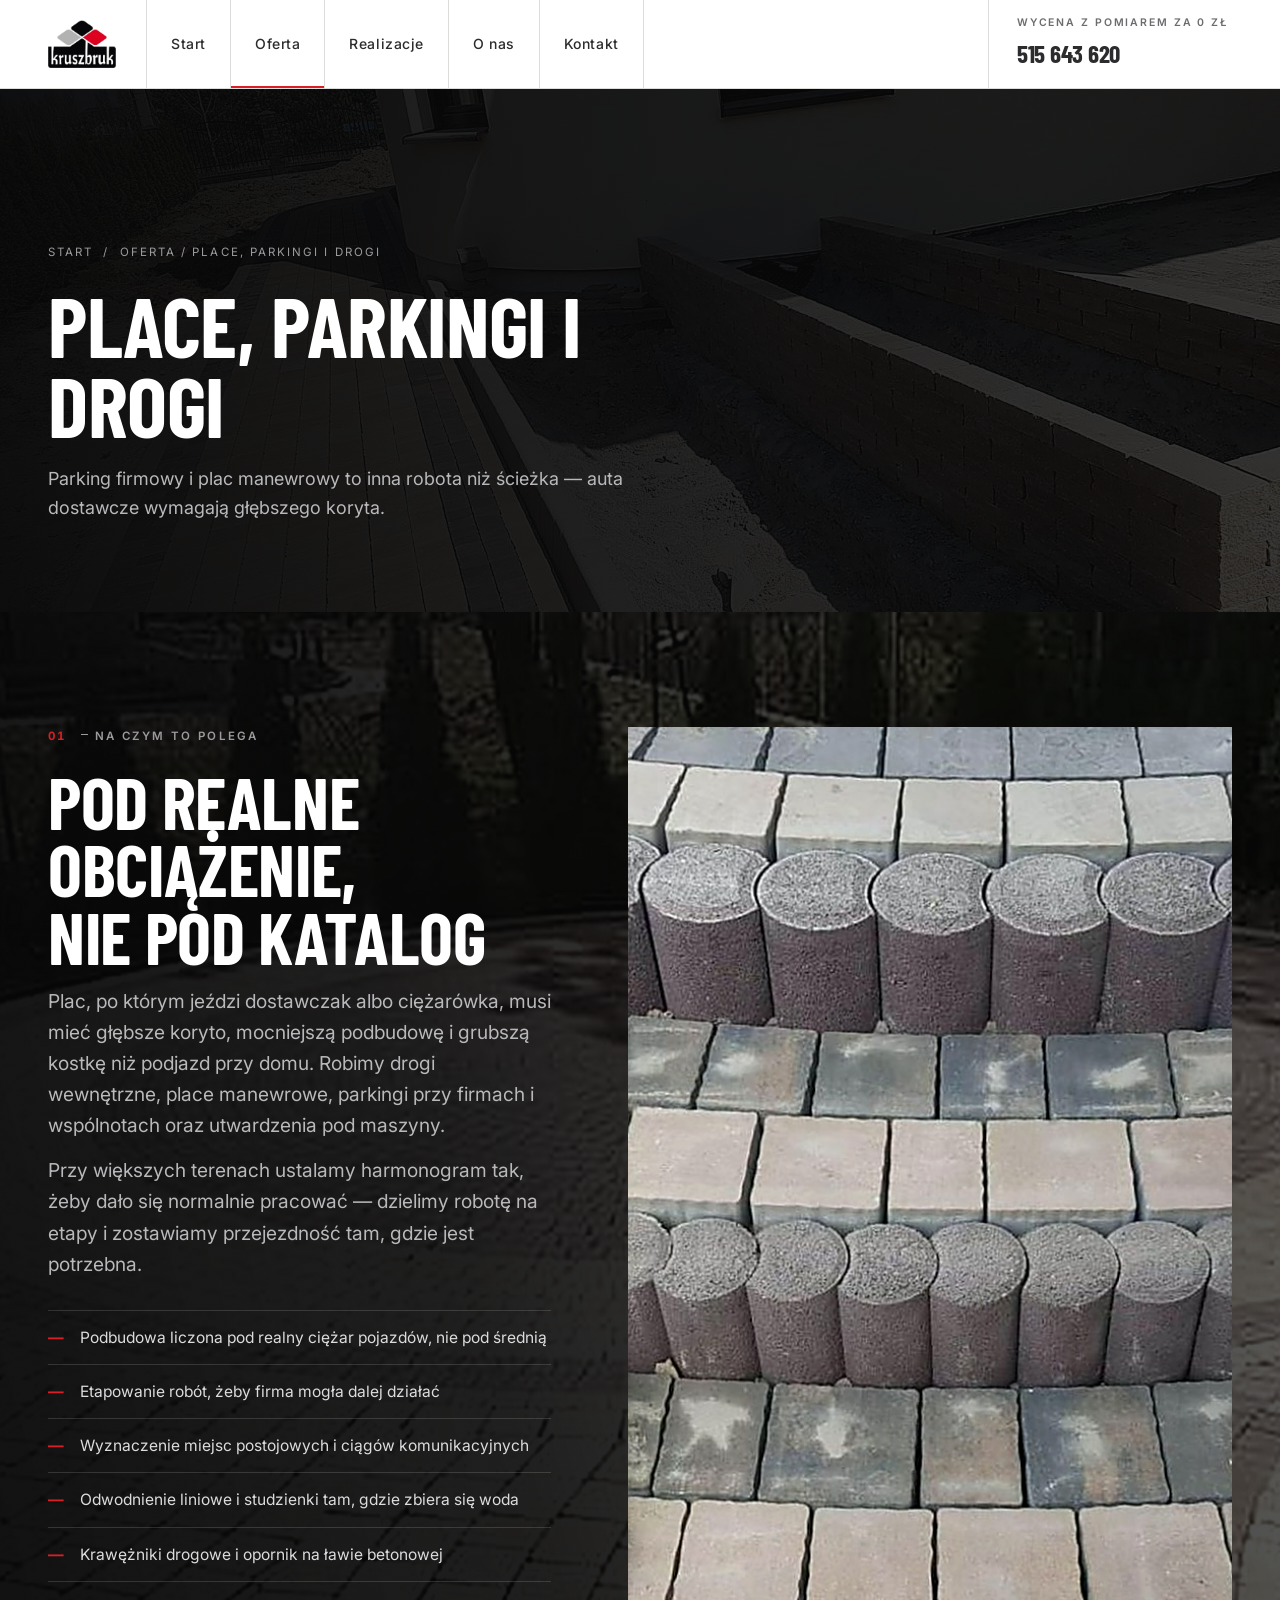
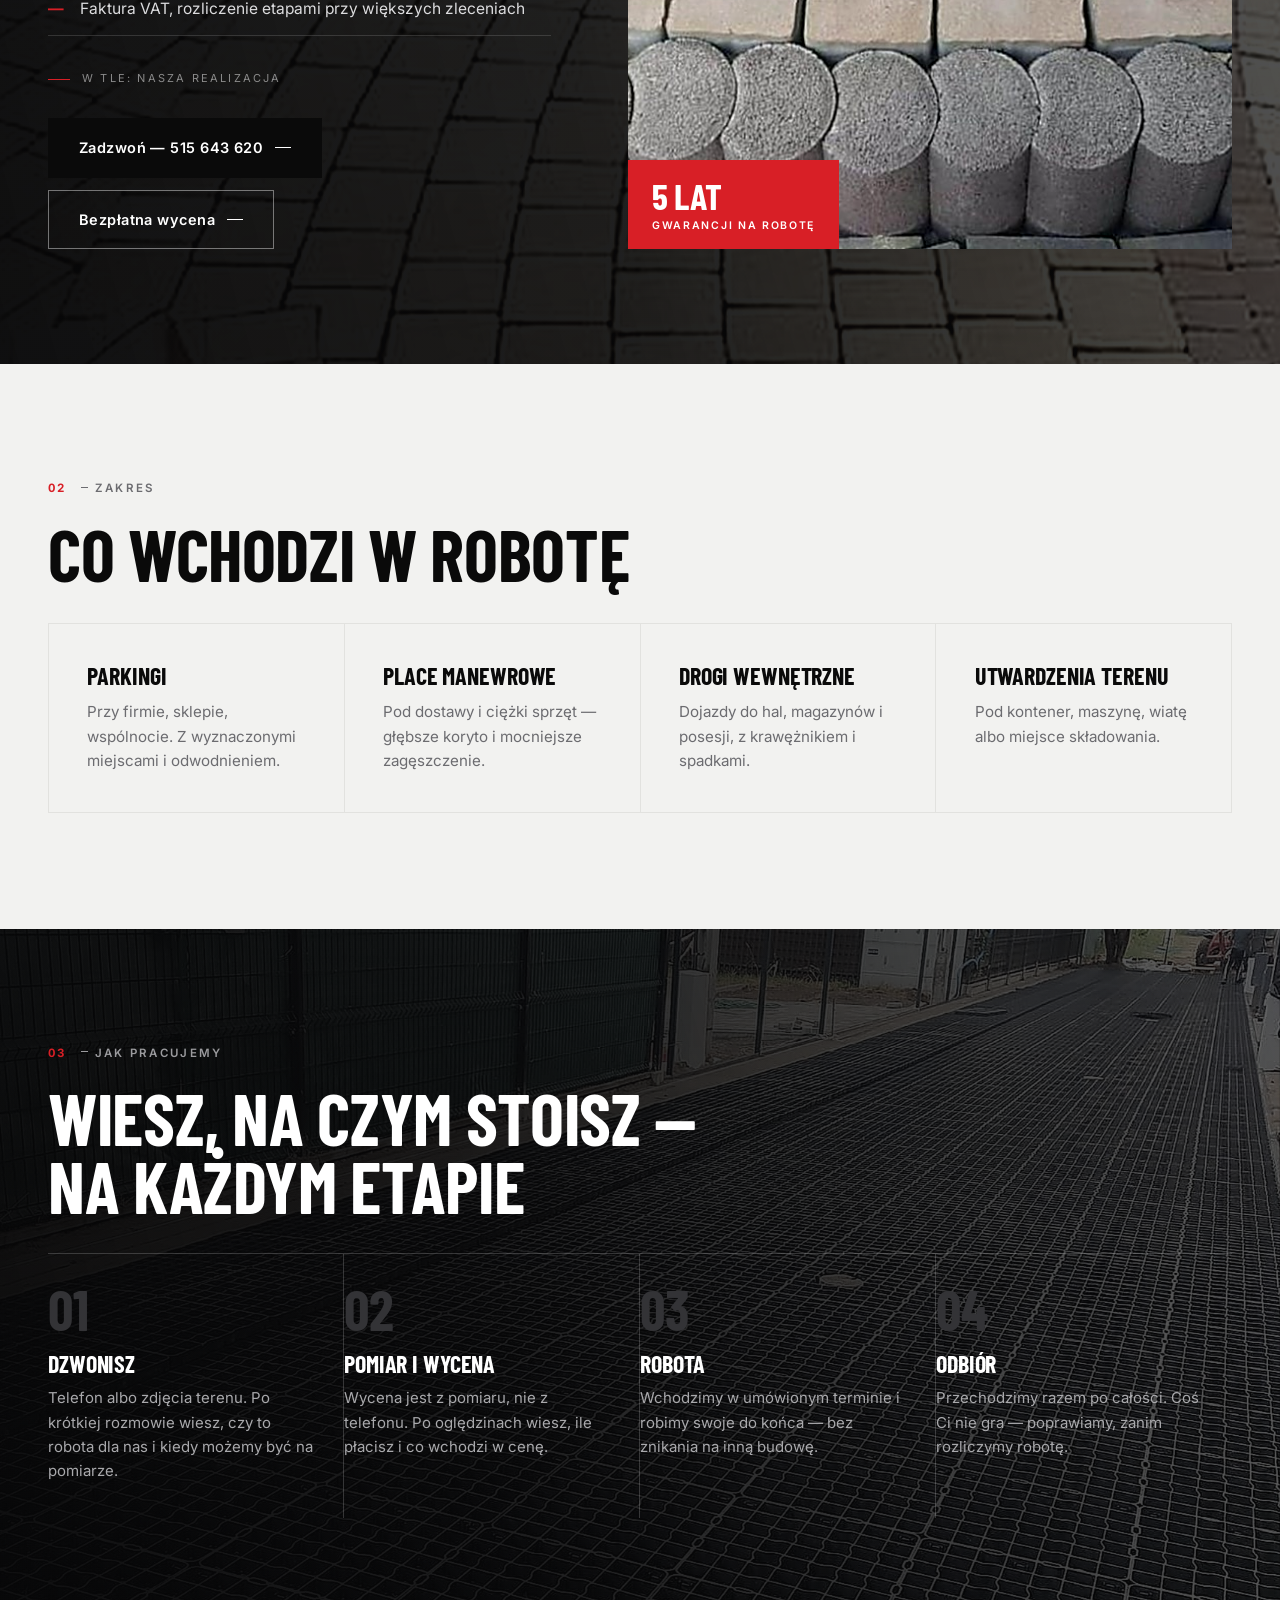
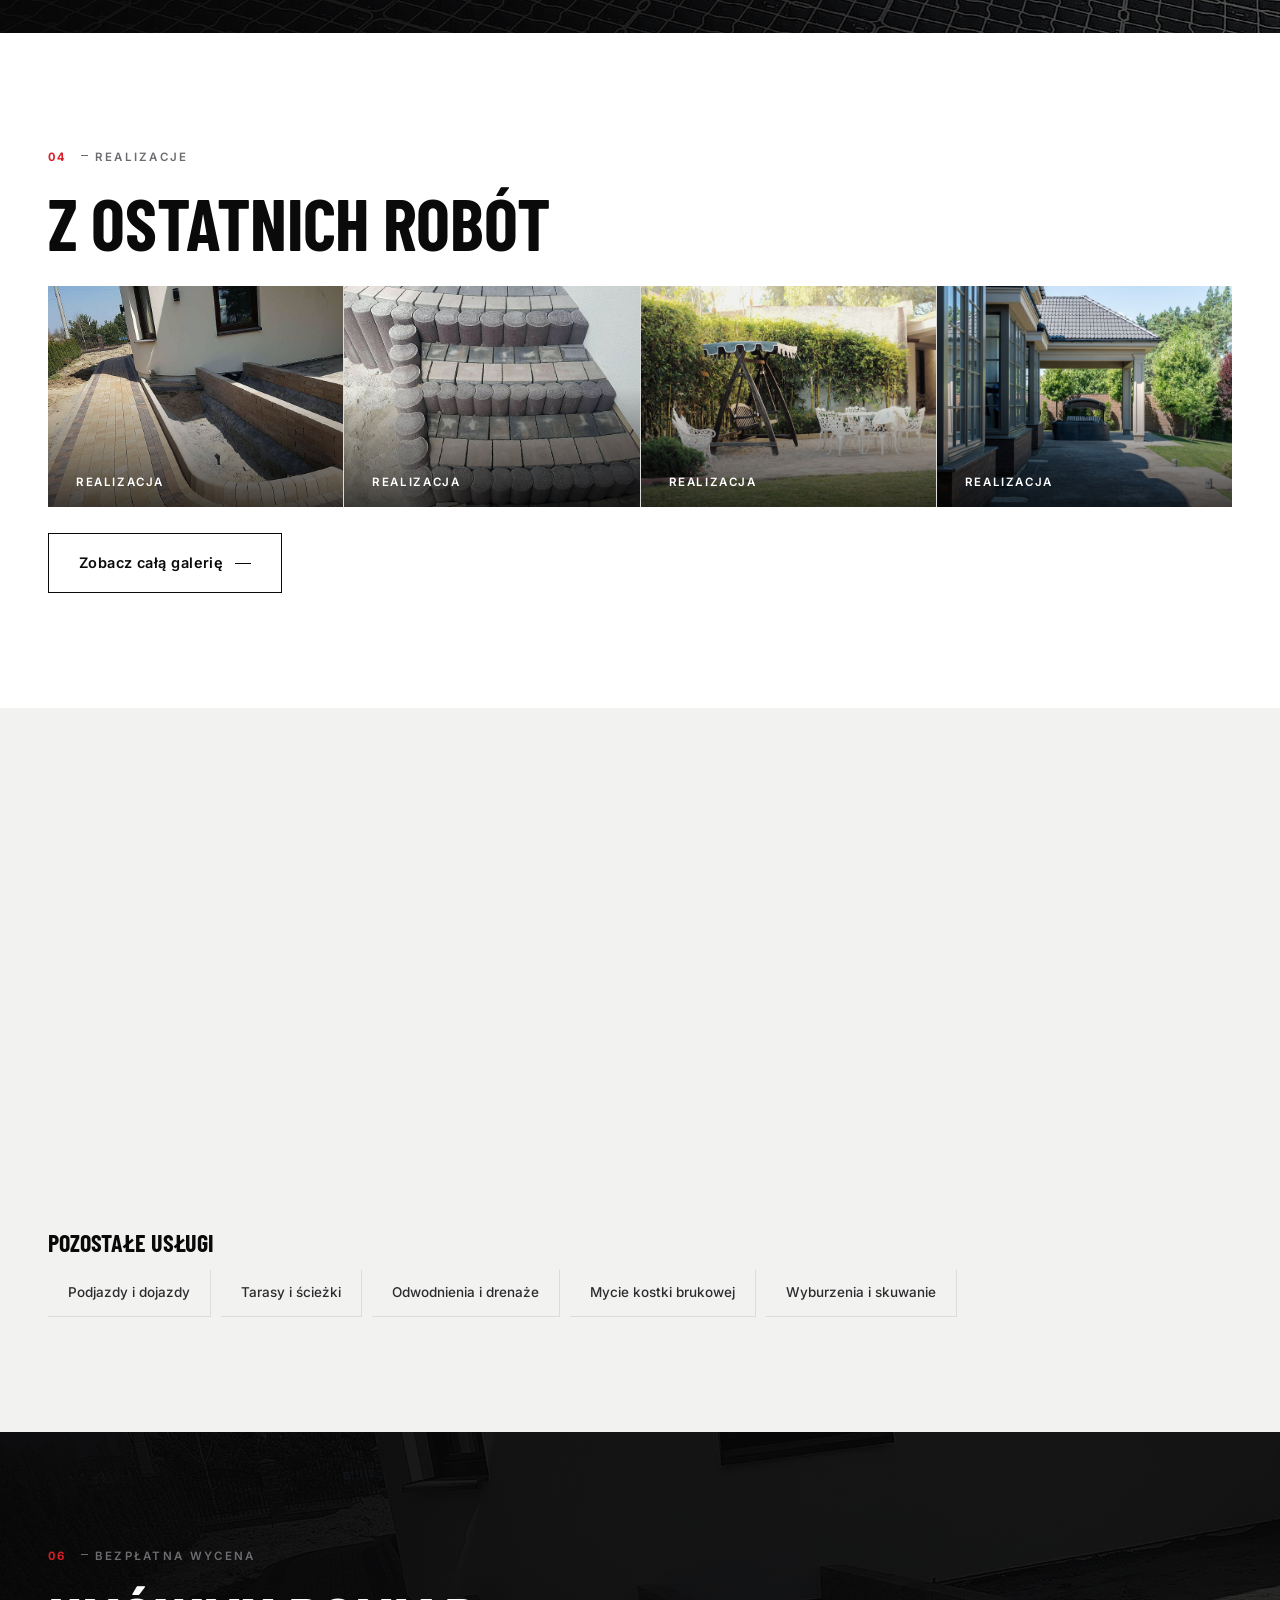
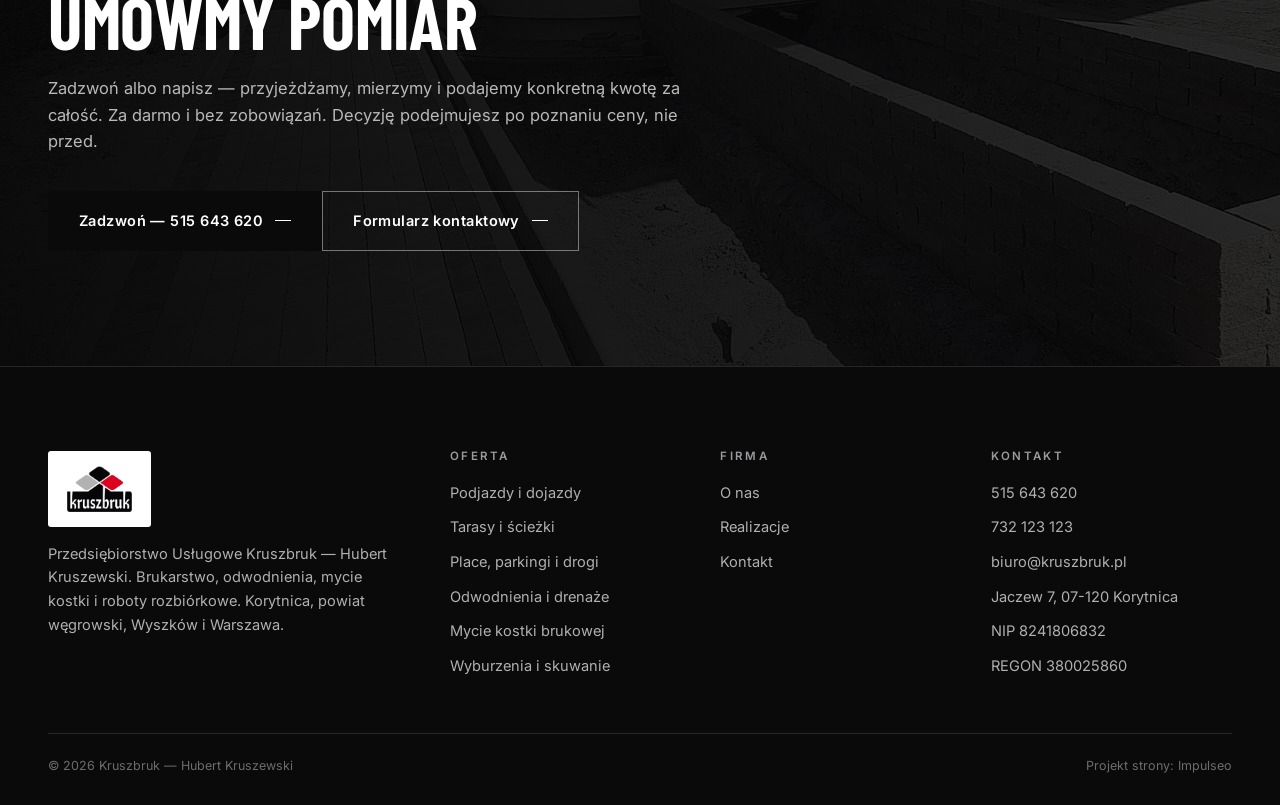
<file: v2/place-parkingi-drogi.html>
<!doctype html>
<html lang="pl">
<head>
<meta charset="utf-8">
<meta name="viewport" content="width=device-width,initial-scale=1">
<title>Place, parkingi i drogi — Kruszbruk, Korytnica i okolice</title>
<meta name="description" content="Budowa parkingów, placów manewrowych i dróg wewnętrznych z kostki brukowej. Dla firm i wspólnot. Korytnica, Wyszków, Warszawa.">
<meta name="robots" content="noindex, nofollow">
<meta property="og:type" content="website">
<meta property="og:locale" content="pl_PL">
<meta property="og:site_name" content="Kruszbruk">
<meta property="og:title" content="Place, parkingi i drogi — Kruszbruk, Korytnica i okolice">
<meta property="og:description" content="Budowa parkingów, placów manewrowych i dróg wewnętrznych z kostki brukowej. Dla firm i wspólnot. Korytnica, Wyszków, Warszawa.">
<meta property="og:image" content="img/og.jpg">
<script type="application/ld+json">{"@context":"https://schema.org","@type":"LocalBusiness","name":"Kruszbruk Kruszewski Hubert","telephone":"+48515643620","email":"biuro@kruszbruk.pl","address":{"@type":"PostalAddress","streetAddress":"Jaczew 7","postalCode":"07-120","addressLocality":"Korytnica","addressCountry":"PL"},"aggregateRating":{"@type":"AggregateRating","ratingValue":"4.7","reviewCount":"3"},"areaServed":"Korytnica, Węgrów, Wyszków, Warszawa"}</script>
<link rel="icon" href="img/favicon.png">
<link rel="preconnect" href="https://fonts.googleapis.com">
<link rel="preconnect" href="https://fonts.gstatic.com" crossorigin>
<link href="https://fonts.googleapis.com/css2?family=Barlow+Condensed:wght@500;600;700&family=Inter:wght@400;500;600;700&display=swap" rel="stylesheet">
<link rel="stylesheet" href="assets/style.css">
<script>
/* Zasłona wejścia. W <head> bez defer, żeby strona nie mignęła przed zasłoną.
   Gra raz na wizytę (sessionStorage); ?intro w adresie = zagraj ponownie. */
(function(){
  try{
    var h=document.documentElement; h.classList.add('js-on');
    if(window.matchMedia && matchMedia('(prefers-reduced-motion:reduce)').matches) return;
    var znowu = location.search.indexOf('intro') > -1;
    if(!znowu && sessionStorage.getItem('kruszbruk-intro')) return;
    sessionStorage.setItem('kruszbruk-intro','1');
    h.classList.add('intro-on');
    var zdjete=false;
    function koniec(){
      if(zdjete) return; zdjete=true;
      h.classList.add('intro-out');
      setTimeout(function(){ h.classList.remove('intro-on','intro-out'); },900);
    }
    setTimeout(koniec,1900);
    setTimeout(function(){ h.classList.remove('intro-on','intro-out'); },4200);
    document.addEventListener('click',koniec);
    addEventListener('wheel',koniec,{passive:true});
    addEventListener('touchstart',koniec,{passive:true});
    addEventListener('keydown',koniec);
  }catch(e){}
})();
</script>
</head>
<body>
<!-- znak z logo: trzy romby -->
<svg width="0" height="0" style="position:absolute" aria-hidden="true" focusable="false">
  <symbol id="romby" viewBox="0 0 48 40">
    <rect fill="var(--m3-b,#b5b5b7)" x="6.0" y="16.0" width="14.0" height="14.0" rx="2.2" transform="rotate(45 13 23)"/>
    <rect fill="var(--m3-c,#d81f26)" x="28.0" y="16.0" width="14.0" height="14.0" rx="2.2" transform="rotate(45 35 23)"/>
    <rect fill="var(--m3-a,#0a0a0a)" x="17.0" y="5.0" width="14.0" height="14.0" rx="2.2" transform="rotate(45 24 12)"/>
  </symbol>
</svg>

<div id="intro" aria-hidden="true">
  <div class="znak"><img src="img/logo.png" alt="Kruszbruk"></div>
  <div class="sub">Brukarstwo &middot; Korytnica</div>
  <div class="bar"></div>
</div>
<header class="nav">
  <div class="wrap nav-in">
    <a href="index.html" class="brand"><img src="img/logo.png" class="logo" alt="Kruszbruk — Hubert Kruszewski, brukarstwo Korytnica"></a>
    <ul class="menu" id="menu">
      <li><a href="index.html">Start</a></li>
      <li><a href="podjazdy-i-dojazdy.html" aria-current="page">Oferta</a>
        <div class="drop"><a href="podjazdy-i-dojazdy.html">Podjazdy i dojazdy</a><a href="tarasy-i-sciezki.html">Tarasy i ścieżki</a><a href="place-parkingi-drogi.html">Place, parkingi i drogi</a><a href="odwodnienia-i-drenaze.html">Odwodnienia i drenaże</a><a href="mycie-kostki-brukowej.html">Mycie kostki brukowej</a><a href="wyburzenia-i-skuwanie.html">Wyburzenia i skuwanie</a></div>
      </li>
      <li><a href="realizacje.html">Realizacje</a></li>
      <li><a href="o-nas.html">O nas</a></li>
      <li><a href="kontakt.html">Kontakt</a></li>
    </ul>
    <a href="tel:+48515643620" class="nav-tel"><span><small>Wycena z pomiarem za 0 zł</small><b>515 643 620</b></span></a>
    <button class="burger" id="burger" aria-label="Menu" aria-expanded="false">&#9776;</button>
  </div>
</header>
<div class="phero">
  <div class="phero-bg"><img src="img/g10.jpg" alt="Place, parkingi i drogi — Kruszbruk"></div>
  <div class="wrap">
    <div class="crumbs"><a href="index.html">Start</a> &nbsp;/&nbsp; Oferta / Place, parkingi i drogi</div>
    <h1>Place, parkingi i drogi</h1>
    <p>Parking firmowy i plac manewrowy to inna robota niż ścieżka — auta dostawcze wymagają głębszego koryta.</p>
  </div>
</div>

<section class="foto">
  <div class="foto-bg" data-par="0.14"><img src="img/g2.jpg" alt="Realizacja Kruszbruk" loading="lazy"></div>
  <div class="wrap dwie srodek">
    <div class="rv">
      <div class="label"><b>01</b><span>Na czym to polega</span></div>
      <h2>Pod realne obciążenie,<br>nie pod katalog</h2>
<p class="lead" style="margin-top:16px">Plac, po którym jeździ dostawczak albo ciężarówka, musi mieć głębsze koryto, mocniejszą podbudowę i grubszą kostkę niż podjazd przy domu. Robimy drogi wewnętrzne, place manewrowe, parkingi przy firmach i wspólnotach oraz utwardzenia pod maszyny.</p>
<p class="lead" style="margin-top:14px">Przy większych terenach ustalamy harmonogram tak, żeby dało się normalnie pracować — dzielimy robotę na etapy i zostawiamy przejezdność tam, gdzie jest potrzebna.</p>
      <ul class="check"><li>Podbudowa liczona pod realny ciężar pojazdów, nie pod średnią</li><li>Etapowanie robót, żeby firma mogła dalej działać</li><li>Wyznaczenie miejsc postojowych i ciągów komunikacyjnych</li><li>Odwodnienie liniowe i studzienki tam, gdzie zbiera się woda</li><li>Krawężniki drogowe i opornik na ławie betonowej</li><li>Faktura VAT, rozliczenie etapami przy większych zleceniach</li></ul>
      <div class="podpis">w tle: nasza realizacja</div>
      <div style="margin-top:30px;display:flex;gap:12px;flex-wrap:wrap">
        <a href="tel:+48515643620" class="btn btn-k">Zadzwoń — 515 643 620</a>
        <a href="kontakt.html" class="btn btn-o">Bezpłatna wycena</a>
      </div>
    </div>
    <div class="rv kadr"><img src="img/g6.jpg" alt="Place, parkingi i drogi — Kruszbruk" loading="lazy"><div class="plakietka"><b>5 lat</b><span>gwarancji na robotę</span></div></div>
  </div>
</section>

<section class="smoke">
  <div class="wrap">
    <div class="rv" style="margin-bottom:36px">
      <div class="label"><b>02</b><span>Zakres</span></div>
      <h2>Co wchodzi w robotę</h2>
    </div>
    <div class="uslugi cztery"><div class="u plain"><h3>Parkingi</h3><p>Przy firmie, sklepie, wspólnocie. Z wyznaczonymi miejscami i odwodnieniem.</p></div><div class="u plain"><h3>Place manewrowe</h3><p>Pod dostawy i ciężki sprzęt — głębsze koryto i mocniejsze zagęszczenie.</p></div><div class="u plain"><h3>Drogi wewnętrzne</h3><p>Dojazdy do hal, magazynów i posesji, z krawężnikiem i spadkami.</p></div><div class="u plain"><h3>Utwardzenia terenu</h3><p>Pod kontener, maszynę, wiatę albo miejsce składowania.</p></div></div>
  </div>
</section>

<section class="foto">
  <div class="foto-bg" data-par="0.1"><img src="img/g9.jpg" alt="Realizacja Kruszbruk" loading="lazy"></div>
  <div class="wrap">
    <div class="rv" style="margin-bottom:34px">
      <div class="label"><b>03</b><span>Jak pracujemy</span></div>
      <h2>Wiesz, na czym stoisz —<br>na każdym etapie</h2>
    </div>
    <div class="steps rv">
      <div class="step"><span class="nr">01</span><h3>Dzwonisz</h3><p>Telefon albo zdjęcia terenu. Po krótkiej rozmowie wiesz, czy to robota dla nas i kiedy możemy być na pomiarze.</p></div>
      <div class="step"><span class="nr">02</span><h3>Pomiar i wycena</h3><p>Wycena jest z pomiaru, nie z telefonu. Po oględzinach wiesz, ile płacisz i co wchodzi w cenę.</p></div>
      <div class="step"><span class="nr">03</span><h3>Robota</h3><p>Wchodzimy w umówionym terminie i robimy swoje do końca — bez znikania na inną budowę.</p></div>
      <div class="step"><span class="nr">04</span><h3>Odbiór</h3><p>Przechodzimy razem po całości. Coś Ci nie gra — poprawiamy, zanim rozliczymy robotę.</p></div>
    </div>
  </div>
</section>

<section>
  <div class="wrap">
    <div class="rv" style="margin-bottom:30px">
      <div class="label"><b>04</b><span>Realizacje</span></div>
      <h2>Z ostatnich robót</h2>
    </div>
    <div class="gal rv" id="gal"><div class="gi"><img src="img/g10.jpg" alt="Place, parkingi i drogi — realizacja Kruszbruk" loading="lazy"><span class="tag">Realizacja</span></div><div class="gi"><img src="img/g6.jpg" alt="Place, parkingi i drogi — realizacja Kruszbruk" loading="lazy"><span class="tag">Realizacja</span></div><div class="gi"><img src="img/g12.jpg" alt="Place, parkingi i drogi — realizacja Kruszbruk" loading="lazy"><span class="tag">Realizacja</span></div><div class="gi"><img src="img/g14.jpg" alt="Place, parkingi i drogi — realizacja Kruszbruk" loading="lazy"><span class="tag">Realizacja</span></div></div>
    <div style="margin-top:26px"><a href="realizacje.html" class="btn btn-o">Zobacz całą galerię</a></div>
  </div>
</section>

<section class="smoke">
  <div class="wrap">
    <div class="rv" style="margin-bottom:26px">
      <div class="label"><b>05</b><span>Częste pytania</span></div>
      <h2>Dobrze wiedzieć</h2>
    </div>
    <div class="faq rv"><div class="q"><h3>Czy robicie dla firm z fakturą?<i></i></h3><div class="a"><p>Tak, standardowo. Przy większych zleceniach rozliczamy się etapami — zgodnie z ustalonym harmonogramem.</p></div></div><div class="q"><h3>Da się zrobić plac bez zamykania firmy?<i></i></h3><div class="a"><p>W większości przypadków tak. Dzielimy teren na etapy i pilnujemy, żeby dojazd był zachowany. Ustalamy to przed wejściem, nie w trakcie.</p></div></div><div class="q"><h3>Jaka kostka na parking?<i></i></h3><div class="a"><p>Zwykle 8 cm, przy ruchu ciężkim czasem więcej plus mocniejsza podbudowa. Dobieramy po tym, co i jak często będzie tam jeździć.</p></div></div></div>
    <div class="rv" style="margin-top:40px">
      <h3 style="margin-bottom:14px">Pozostałe usługi</h3>
      <ul style="display:flex;flex-wrap:wrap;gap:10px"><li class="chip"><a href="podjazdy-i-dojazdy.html">Podjazdy i dojazdy</a></li><li class="chip"><a href="tarasy-i-sciezki.html">Tarasy i ścieżki</a></li><li class="chip"><a href="odwodnienia-i-drenaze.html">Odwodnienia i drenaże</a></li><li class="chip"><a href="mycie-kostki-brukowej.html">Mycie kostki brukowej</a></li><li class="chip"><a href="wyburzenia-i-skuwanie.html">Wyburzenia i skuwanie</a></li></ul>
    </div>
  </div>
</section>

<section class="cta">
  <div class="cta-bg"><img src="img/g10.jpg" alt="Realizacja Kruszbruk" loading="lazy"></div>
  <div class="wrap in">
    <div class="label"><b>06</b><span>Bezpłatna wycena</span></div>
    <h2>Umówmy pomiar</h2>
    <p>Zadzwoń albo napisz — przyjeżdżamy, mierzymy i podajemy konkretną kwotę za całość. Za darmo i bez zobowiązań. Decyzję podejmujesz po poznaniu ceny, nie przed.</p>
    <div class="cta-row">
      <a href="tel:+48515643620" class="btn btn-k">Zadzwoń — 515 643 620</a>
      <a href="kontakt.html" class="btn btn-o">Formularz kontaktowy</a>
    </div>
  </div>
</section>
<footer>
  <div class="wrap">
    <div class="fgrid">
      <div>
        <a href="index.html" class="brand" style="margin-bottom:16px"><span class="logo-tile"><img src="img/logo.png" alt="Kruszbruk — Hubert Kruszewski"></span></a>
        <p style="margin-top:14px">Przedsiębiorstwo Usługowe Kruszbruk — Hubert Kruszewski. Brukarstwo, odwodnienia, mycie kostki i roboty rozbiórkowe. Korytnica, powiat węgrowski, Wyszków i Warszawa.</p>
      </div>
      <div><h4>Oferta</h4><ul><li><a href="podjazdy-i-dojazdy.html">Podjazdy i dojazdy</a></li><li><a href="tarasy-i-sciezki.html">Tarasy i ścieżki</a></li><li><a href="place-parkingi-drogi.html">Place, parkingi i drogi</a></li><li><a href="odwodnienia-i-drenaze.html">Odwodnienia i drenaże</a></li><li><a href="mycie-kostki-brukowej.html">Mycie kostki brukowej</a></li><li><a href="wyburzenia-i-skuwanie.html">Wyburzenia i skuwanie</a></li></ul></div>
      <div><h4>Firma</h4><ul><li><a href="o-nas.html">O nas</a></li><li><a href="realizacje.html">Realizacje</a></li><li><a href="kontakt.html">Kontakt</a></li></ul></div>
      <div><h4>Kontakt</h4><ul>
        <li><a href="tel:+48515643620">515 643 620</a></li>
        <li><a href="tel:+48732123123">732 123 123</a></li>
        <li><a href="mailto:biuro@kruszbruk.pl">biuro@kruszbruk.pl</a></li>
        <li>Jaczew 7, 07-120 Korytnica</li>
        <li>NIP 8241806832</li>
        <li>REGON 380025860</li>
      </ul></div>
    </div>
    <div class="fbot"><span>&copy; 2026 Kruszbruk — Hubert Kruszewski</span><span>Projekt strony: Impulseo</span></div>
  </div>
</footer>

<div class="callbar">
  <a href="tel:+48515643620">Zadzwoń</a>
  <a href="kontakt.html">Bezpłatna wycena</a>
</div>

<script src="assets/main.js" defer></script>
</body>
</html>
</file>
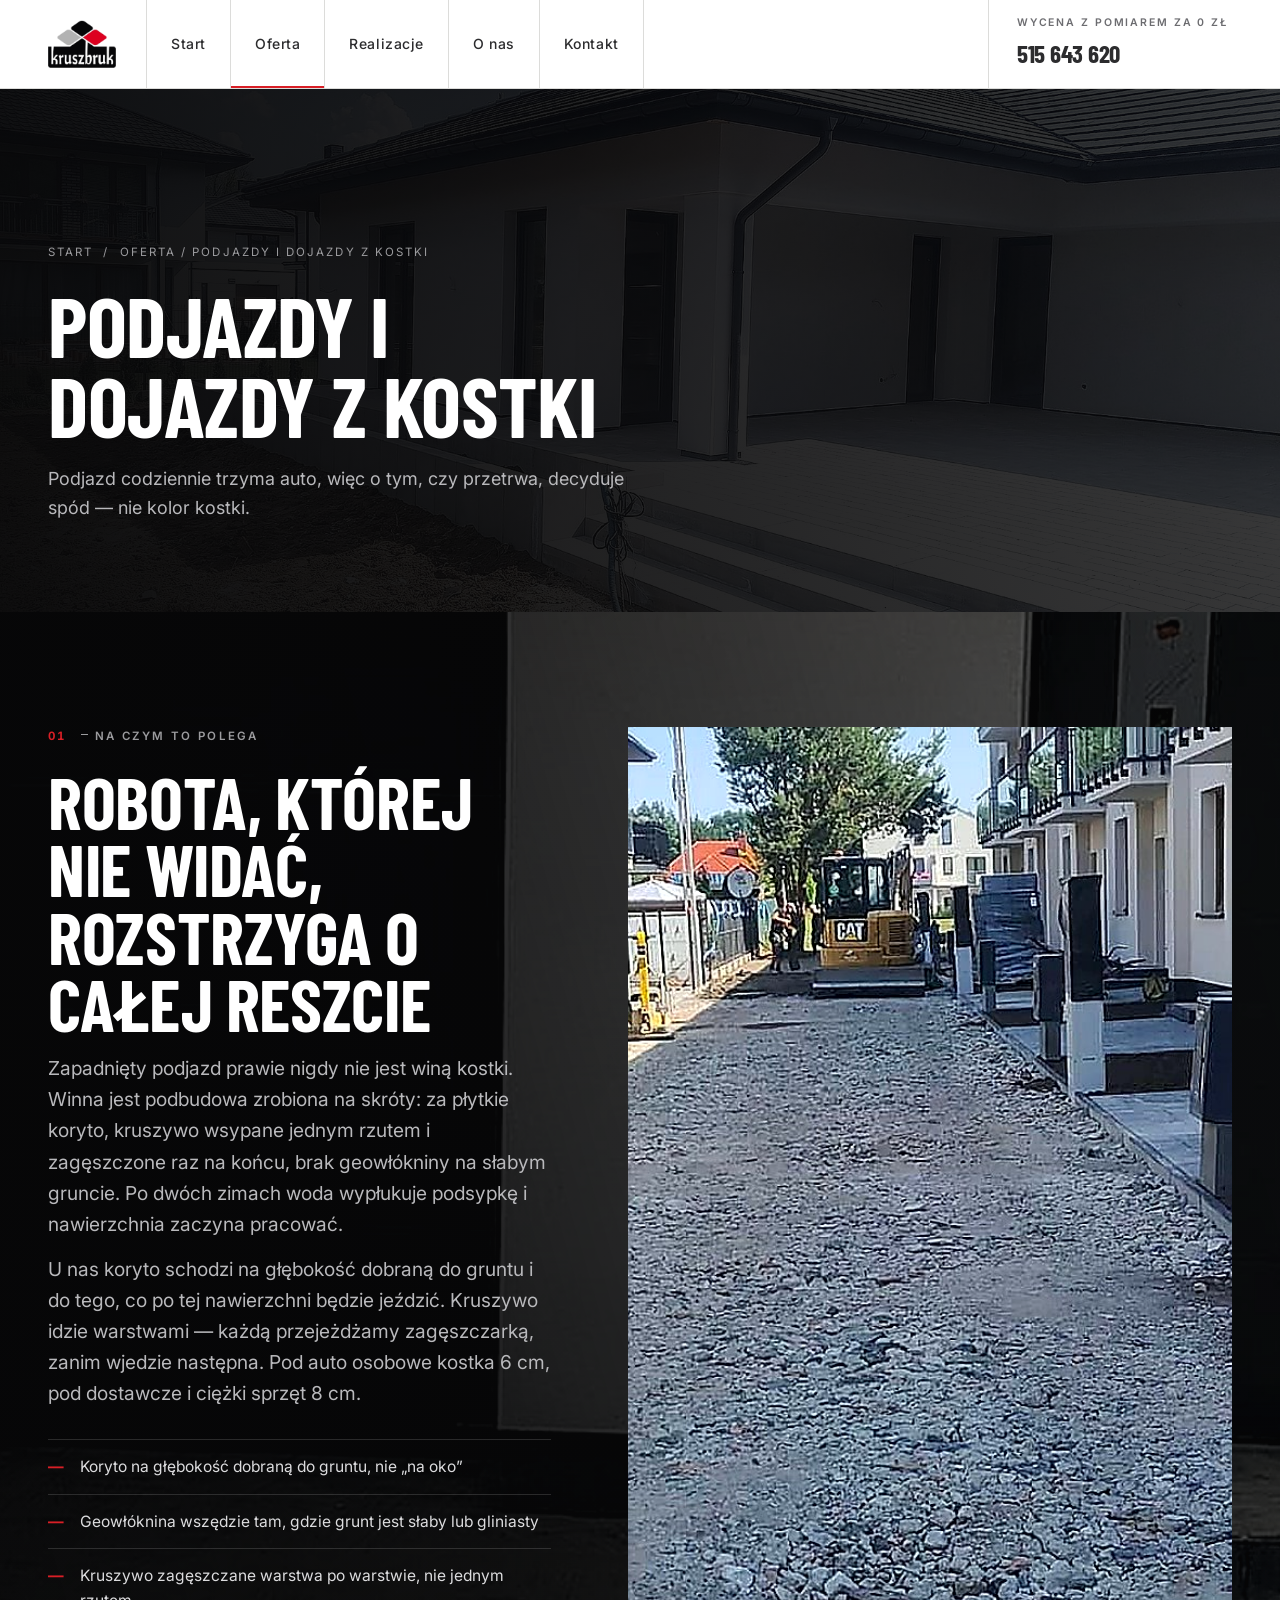
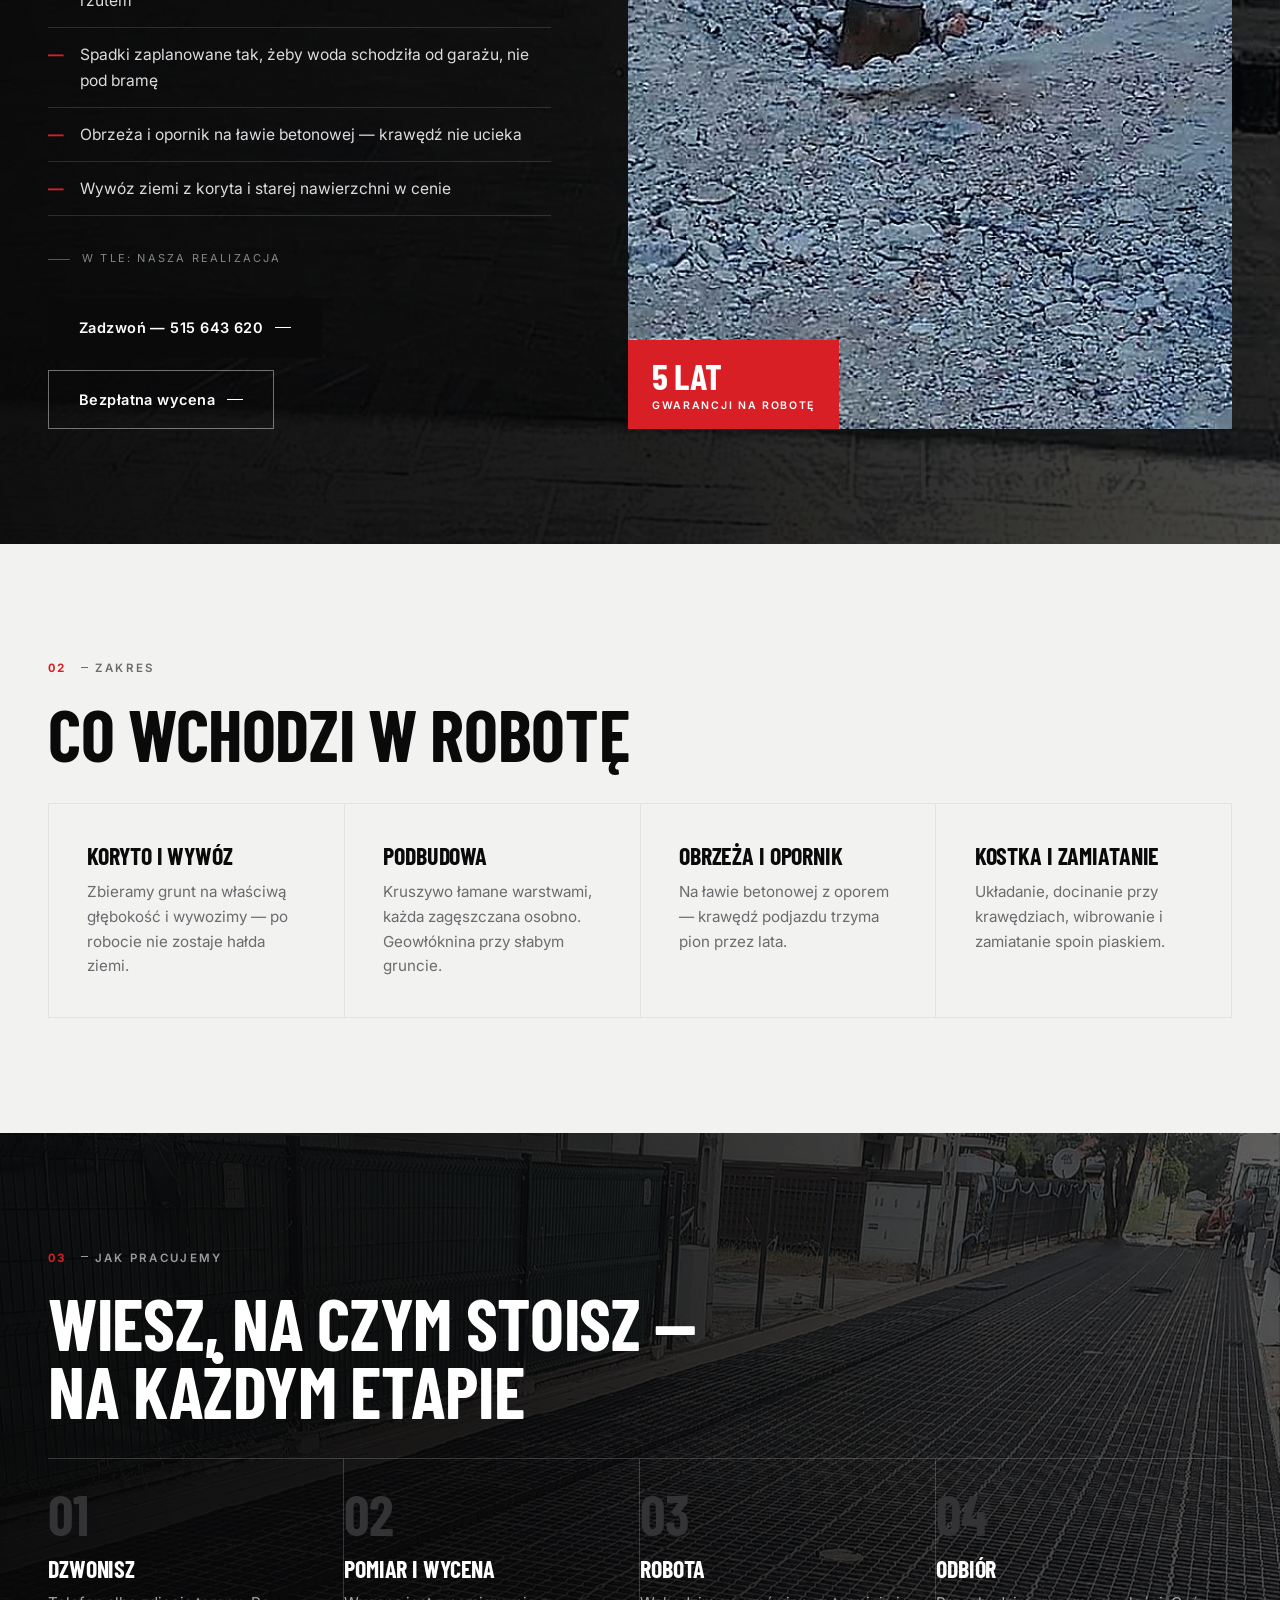
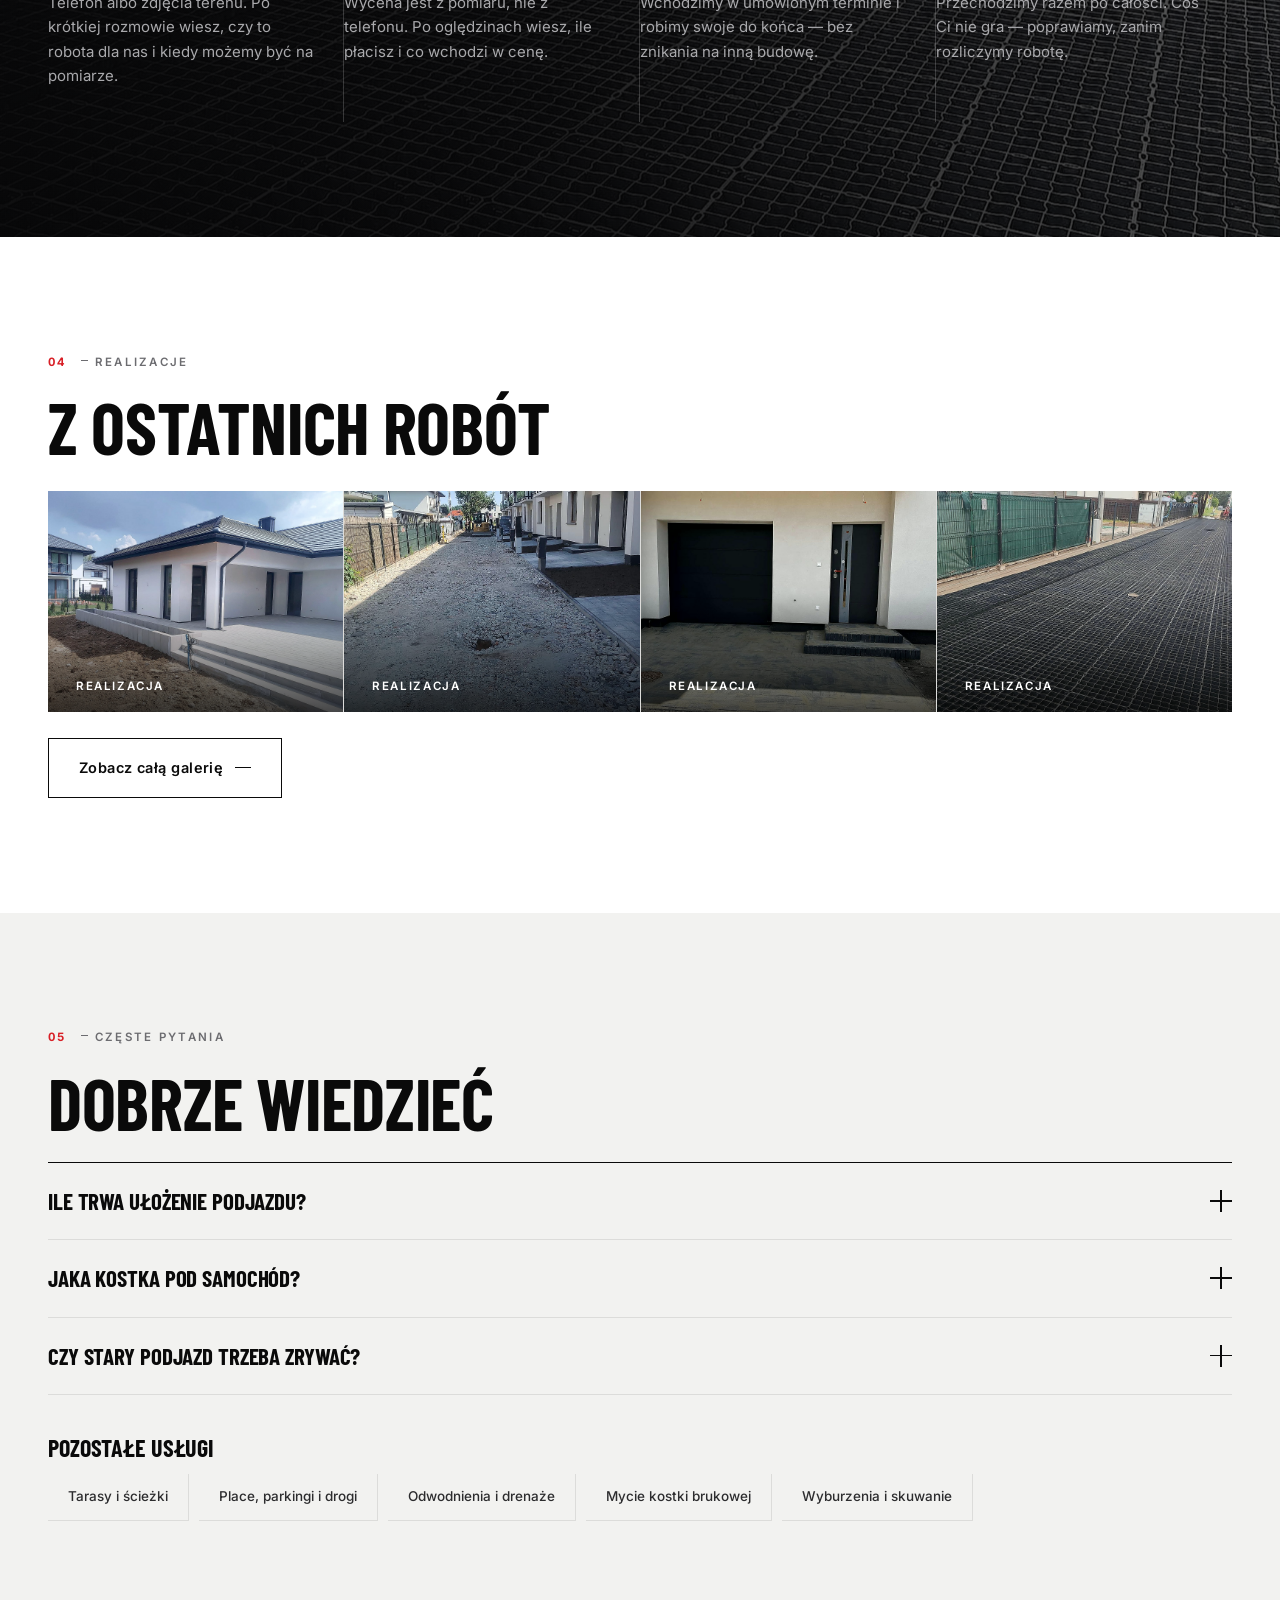
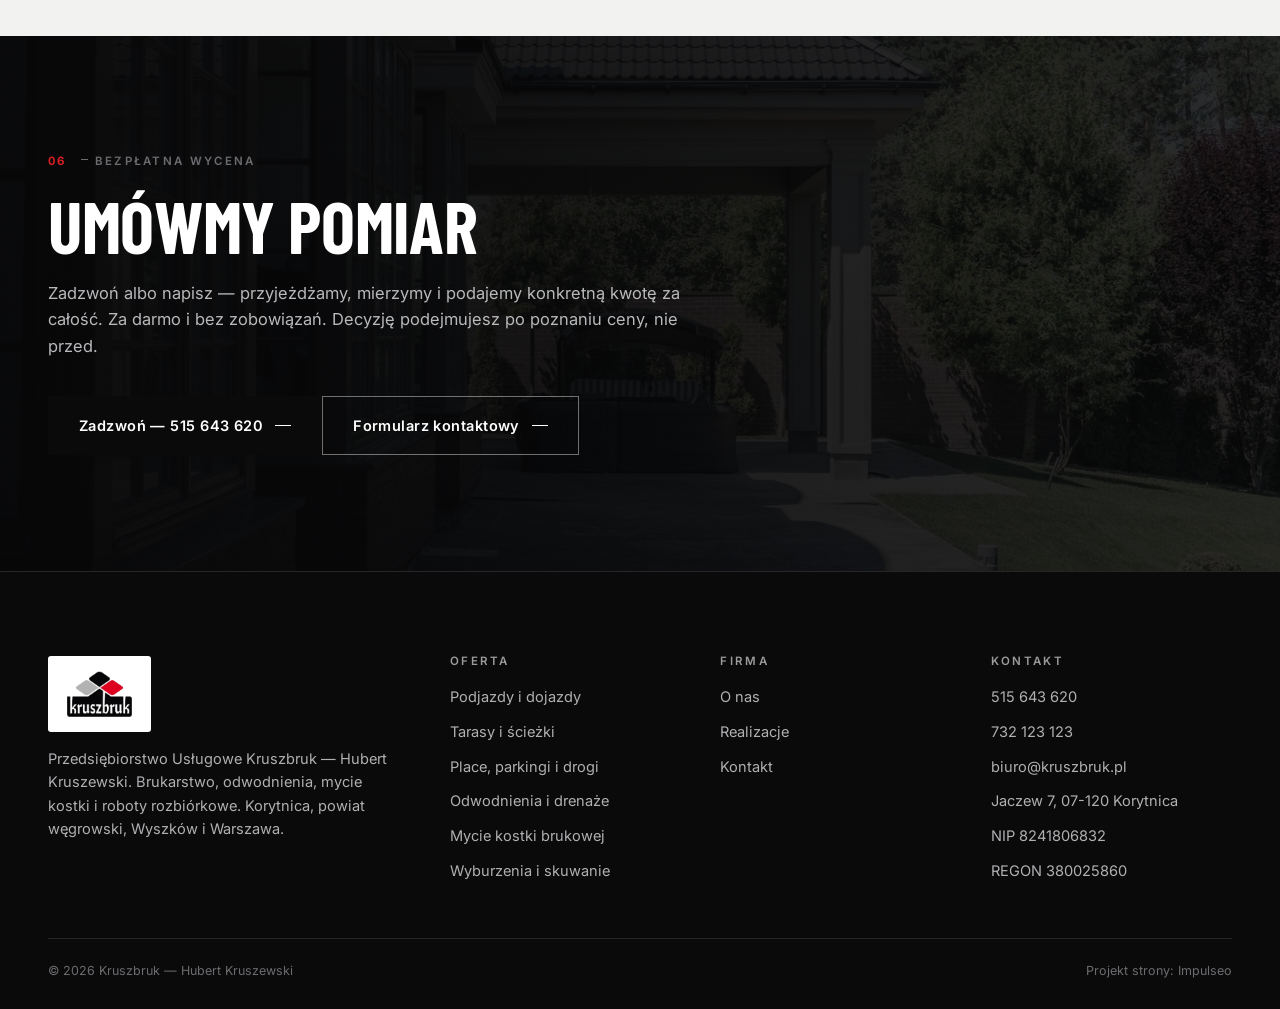
<file: v2/podjazdy-i-dojazdy.html>
<!doctype html>
<html lang="pl">
<head>
<meta charset="utf-8">
<meta name="viewport" content="width=device-width,initial-scale=1">
<title>Podjazdy i dojazdy z kostki — Kruszbruk, Korytnica i okolice</title>
<meta name="description" content="Podjazdy i dojazdy z kostki brukowej — Korytnica, Węgrów, Wyszków, Warszawa. Podbudowa pod ciężar auta, wycena po pomiarze, 5 lat gwarancji.">
<meta name="robots" content="noindex, nofollow">
<meta property="og:type" content="website">
<meta property="og:locale" content="pl_PL">
<meta property="og:site_name" content="Kruszbruk">
<meta property="og:title" content="Podjazdy i dojazdy z kostki — Kruszbruk, Korytnica i okolice">
<meta property="og:description" content="Podjazdy i dojazdy z kostki brukowej — Korytnica, Węgrów, Wyszków, Warszawa. Podbudowa pod ciężar auta, wycena po pomiarze, 5 lat gwarancji.">
<meta property="og:image" content="img/og.jpg">
<script type="application/ld+json">{"@context":"https://schema.org","@type":"LocalBusiness","name":"Kruszbruk Kruszewski Hubert","telephone":"+48515643620","email":"biuro@kruszbruk.pl","address":{"@type":"PostalAddress","streetAddress":"Jaczew 7","postalCode":"07-120","addressLocality":"Korytnica","addressCountry":"PL"},"aggregateRating":{"@type":"AggregateRating","ratingValue":"4.7","reviewCount":"3"},"areaServed":"Korytnica, Węgrów, Wyszków, Warszawa"}</script>
<link rel="icon" href="img/favicon.png">
<link rel="preconnect" href="https://fonts.googleapis.com">
<link rel="preconnect" href="https://fonts.gstatic.com" crossorigin>
<link href="https://fonts.googleapis.com/css2?family=Barlow+Condensed:wght@500;600;700&family=Inter:wght@400;500;600;700&display=swap" rel="stylesheet">
<link rel="stylesheet" href="assets/style.css">
<script>
/* Zasłona wejścia. W <head> bez defer, żeby strona nie mignęła przed zasłoną.
   Gra raz na wizytę (sessionStorage); ?intro w adresie = zagraj ponownie. */
(function(){
  try{
    var h=document.documentElement; h.classList.add('js-on');
    if(window.matchMedia && matchMedia('(prefers-reduced-motion:reduce)').matches) return;
    var znowu = location.search.indexOf('intro') > -1;
    if(!znowu && sessionStorage.getItem('kruszbruk-intro')) return;
    sessionStorage.setItem('kruszbruk-intro','1');
    h.classList.add('intro-on');
    var zdjete=false;
    function koniec(){
      if(zdjete) return; zdjete=true;
      h.classList.add('intro-out');
      setTimeout(function(){ h.classList.remove('intro-on','intro-out'); },900);
    }
    setTimeout(koniec,1900);
    setTimeout(function(){ h.classList.remove('intro-on','intro-out'); },4200);
    document.addEventListener('click',koniec);
    addEventListener('wheel',koniec,{passive:true});
    addEventListener('touchstart',koniec,{passive:true});
    addEventListener('keydown',koniec);
  }catch(e){}
})();
</script>
</head>
<body>
<!-- znak z logo: trzy romby -->
<svg width="0" height="0" style="position:absolute" aria-hidden="true" focusable="false">
  <symbol id="romby" viewBox="0 0 48 40">
    <rect fill="var(--m3-b,#b5b5b7)" x="6.0" y="16.0" width="14.0" height="14.0" rx="2.2" transform="rotate(45 13 23)"/>
    <rect fill="var(--m3-c,#d81f26)" x="28.0" y="16.0" width="14.0" height="14.0" rx="2.2" transform="rotate(45 35 23)"/>
    <rect fill="var(--m3-a,#0a0a0a)" x="17.0" y="5.0" width="14.0" height="14.0" rx="2.2" transform="rotate(45 24 12)"/>
  </symbol>
</svg>

<div id="intro" aria-hidden="true">
  <div class="znak"><img src="img/logo.png" alt="Kruszbruk"></div>
  <div class="sub">Brukarstwo &middot; Korytnica</div>
  <div class="bar"></div>
</div>
<header class="nav">
  <div class="wrap nav-in">
    <a href="index.html" class="brand"><img src="img/logo.png" class="logo" alt="Kruszbruk — Hubert Kruszewski, brukarstwo Korytnica"></a>
    <ul class="menu" id="menu">
      <li><a href="index.html">Start</a></li>
      <li><a href="podjazdy-i-dojazdy.html" aria-current="page">Oferta</a>
        <div class="drop"><a href="podjazdy-i-dojazdy.html">Podjazdy i dojazdy</a><a href="tarasy-i-sciezki.html">Tarasy i ścieżki</a><a href="place-parkingi-drogi.html">Place, parkingi i drogi</a><a href="odwodnienia-i-drenaze.html">Odwodnienia i drenaże</a><a href="mycie-kostki-brukowej.html">Mycie kostki brukowej</a><a href="wyburzenia-i-skuwanie.html">Wyburzenia i skuwanie</a></div>
      </li>
      <li><a href="realizacje.html">Realizacje</a></li>
      <li><a href="o-nas.html">O nas</a></li>
      <li><a href="kontakt.html">Kontakt</a></li>
    </ul>
    <a href="tel:+48515643620" class="nav-tel"><span><small>Wycena z pomiarem za 0 zł</small><b>515 643 620</b></span></a>
    <button class="burger" id="burger" aria-label="Menu" aria-expanded="false">&#9776;</button>
  </div>
</header>
<div class="phero">
  <div class="phero-bg"><img src="img/g3.jpg" alt="Podjazdy i dojazdy z kostki — Kruszbruk"></div>
  <div class="wrap">
    <div class="crumbs"><a href="index.html">Start</a> &nbsp;/&nbsp; Oferta / Podjazdy i dojazdy z kostki</div>
    <h1>Podjazdy i dojazdy z kostki</h1>
    <p>Podjazd codziennie trzyma auto, więc o tym, czy przetrwa, decyduje spód — nie kolor kostki.</p>
  </div>
</div>

<section class="foto">
  <div class="foto-bg" data-par="0.14"><img src="img/g7.jpg" alt="Realizacja Kruszbruk" loading="lazy"></div>
  <div class="wrap dwie srodek">
    <div class="rv">
      <div class="label"><b>01</b><span>Na czym to polega</span></div>
      <h2>Robota, której nie widać,<br>rozstrzyga o całej reszcie</h2>
<p class="lead" style="margin-top:16px">Zapadnięty podjazd prawie nigdy nie jest winą kostki. Winna jest podbudowa zrobiona na skróty: za płytkie koryto, kruszywo wsypane jednym rzutem i zagęszczone raz na końcu, brak geowłókniny na słabym gruncie. Po dwóch zimach woda wypłukuje podsypkę i nawierzchnia zaczyna pracować.</p>
<p class="lead" style="margin-top:14px">U nas koryto schodzi na głębokość dobraną do gruntu i do tego, co po tej nawierzchni będzie jeździć. Kruszywo idzie warstwami — każdą przejeżdżamy zagęszczarką, zanim wjedzie następna. Pod auto osobowe kostka 6 cm, pod dostawcze i ciężki sprzęt 8 cm.
      <ul class="check"><li>Koryto na głębokość dobraną do gruntu, nie „na oko”</li><li>Geowłóknina wszędzie tam, gdzie grunt jest słaby lub gliniasty</li><li>Kruszywo zagęszczane warstwa po warstwie, nie jednym rzutem</li><li>Spadki zaplanowane tak, żeby woda schodziła od garażu, nie pod bramę</li><li>Obrzeża i opornik na ławie betonowej — krawędź nie ucieka</li><li>Wywóz ziemi z koryta i starej nawierzchni w cenie</li></ul>
      <div class="podpis">w tle: nasza realizacja</div>
      <div style="margin-top:30px;display:flex;gap:12px;flex-wrap:wrap">
        <a href="tel:+48515643620" class="btn btn-k">Zadzwoń — 515 643 620</a>
        <a href="kontakt.html" class="btn btn-o">Bezpłatna wycena</a>
      </div>
    </div>
    <div class="rv kadr"><img src="img/g11.jpg" alt="Podjazdy i dojazdy z kostki — Kruszbruk" loading="lazy"><div class="plakietka"><b>5 lat</b><span>gwarancji na robotę</span></div></div>
  </div>
</section>

<section class="smoke">
  <div class="wrap">
    <div class="rv" style="margin-bottom:36px">
      <div class="label"><b>02</b><span>Zakres</span></div>
      <h2>Co wchodzi w robotę</h2>
    </div>
    <div class="uslugi cztery"><div class="u plain"><h3>Koryto i wywóz</h3><p>Zbieramy grunt na właściwą głębokość i wywozimy — po robocie nie zostaje hałda ziemi.</p></div><div class="u plain"><h3>Podbudowa</h3><p>Kruszywo łamane warstwami, każda zagęszczana osobno. Geowłóknina przy słabym gruncie.</p></div><div class="u plain"><h3>Obrzeża i opornik</h3><p>Na ławie betonowej z oporem — krawędź podjazdu trzyma pion przez lata.</p></div><div class="u plain"><h3>Kostka i zamiatanie</h3><p>Układanie, docinanie przy krawędziach, wibrowanie i zamiatanie spoin piaskiem.</p></div></div>
  </div>
</section>

<section class="foto">
  <div class="foto-bg" data-par="0.1"><img src="img/g9.jpg" alt="Realizacja Kruszbruk" loading="lazy"></div>
  <div class="wrap">
    <div class="rv" style="margin-bottom:34px">
      <div class="label"><b>03</b><span>Jak pracujemy</span></div>
      <h2>Wiesz, na czym stoisz —<br>na każdym etapie</h2>
    </div>
    <div class="steps rv">
      <div class="step"><span class="nr">01</span><h3>Dzwonisz</h3><p>Telefon albo zdjęcia terenu. Po krótkiej rozmowie wiesz, czy to robota dla nas i kiedy możemy być na pomiarze.</p></div>
      <div class="step"><span class="nr">02</span><h3>Pomiar i wycena</h3><p>Wycena jest z pomiaru, nie z telefonu. Po oględzinach wiesz, ile płacisz i co wchodzi w cenę.</p></div>
      <div class="step"><span class="nr">03</span><h3>Robota</h3><p>Wchodzimy w umówionym terminie i robimy swoje do końca — bez znikania na inną budowę.</p></div>
      <div class="step"><span class="nr">04</span><h3>Odbiór</h3><p>Przechodzimy razem po całości. Coś Ci nie gra — poprawiamy, zanim rozliczymy robotę.</p></div>
    </div>
  </div>
</section>

<section>
  <div class="wrap">
    <div class="rv" style="margin-bottom:30px">
      <div class="label"><b>04</b><span>Realizacje</span></div>
      <h2>Z ostatnich robót</h2>
    </div>
    <div class="gal rv" id="gal"><div class="gi"><img src="img/g3.jpg" alt="Podjazdy i dojazdy z kostki — realizacja Kruszbruk" loading="lazy"><span class="tag">Realizacja</span></div><div class="gi"><img src="img/g11.jpg" alt="Podjazdy i dojazdy z kostki — realizacja Kruszbruk" loading="lazy"><span class="tag">Realizacja</span></div><div class="gi"><img src="img/g7.jpg" alt="Podjazdy i dojazdy z kostki — realizacja Kruszbruk" loading="lazy"><span class="tag">Realizacja</span></div><div class="gi"><img src="img/g9.jpg" alt="Podjazdy i dojazdy z kostki — realizacja Kruszbruk" loading="lazy"><span class="tag">Realizacja</span></div></div>
    <div style="margin-top:26px"><a href="realizacje.html" class="btn btn-o">Zobacz całą galerię</a></div>
  </div>
</section>

<section class="smoke">
  <div class="wrap">
    <div class="rv" style="margin-bottom:26px">
      <div class="label"><b>05</b><span>Częste pytania</span></div>
      <h2>Dobrze wiedzieć</h2>
    </div>
    <div class="faq rv"><div class="q"><h3>Ile trwa ułożenie podjazdu?<i></i></h3><div class="a"><p>Typowy podjazd przy domu jednorodzinnym to zwykle od kilku dni do dwóch tygodni — zależy od tego, ile ziemi trzeba wybrać i wywieźć. Przy wycenie dostajesz termin wejścia i termin odbioru.</p></div></div><div class="q"><h3>Jaka kostka pod samochód?<i></i></h3><div class="a"><p>Pod auto osobowe minimum 6 cm, pod dostawcze i ciężki sprzęt 8 cm. Grubość dobieramy do tego, co realnie będzie po tym jeździć — mówimy o tym przy pomiarze.</p></div></div><div class="q"><h3>Czy stary podjazd trzeba zrywać?<i></i></h3><div class="a"><p>Nie zawsze. Czasem wystarczy przełożyć kostkę i poprawić podbudowę w miejscach, gdzie osiadła. Po oględzinach mówimy wprost, co się opłaca bardziej.</p></div></div></div>
    <div class="rv" style="margin-top:40px">
      <h3 style="margin-bottom:14px">Pozostałe usługi</h3>
      <ul style="display:flex;flex-wrap:wrap;gap:10px"><li class="chip"><a href="tarasy-i-sciezki.html">Tarasy i ścieżki</a></li><li class="chip"><a href="place-parkingi-drogi.html">Place, parkingi i drogi</a></li><li class="chip"><a href="odwodnienia-i-drenaze.html">Odwodnienia i drenaże</a></li><li class="chip"><a href="mycie-kostki-brukowej.html">Mycie kostki brukowej</a></li><li class="chip"><a href="wyburzenia-i-skuwanie.html">Wyburzenia i skuwanie</a></li></ul>
    </div>
  </div>
</section>

<section class="cta">
  <div class="cta-bg"><img src="img/g14.jpg" alt="Realizacja Kruszbruk" loading="lazy"></div>
  <div class="wrap in">
    <div class="label"><b>06</b><span>Bezpłatna wycena</span></div>
    <h2>Umówmy pomiar</h2>
    <p>Zadzwoń albo napisz — przyjeżdżamy, mierzymy i podajemy konkretną kwotę za całość. Za darmo i bez zobowiązań. Decyzję podejmujesz po poznaniu ceny, nie przed.</p>
    <div class="cta-row">
      <a href="tel:+48515643620" class="btn btn-k">Zadzwoń — 515 643 620</a>
      <a href="kontakt.html" class="btn btn-o">Formularz kontaktowy</a>
    </div>
  </div>
</section>
<footer>
  <div class="wrap">
    <div class="fgrid">
      <div>
        <a href="index.html" class="brand" style="margin-bottom:16px"><span class="logo-tile"><img src="img/logo.png" alt="Kruszbruk — Hubert Kruszewski"></span></a>
        <p style="margin-top:14px">Przedsiębiorstwo Usługowe Kruszbruk — Hubert Kruszewski. Brukarstwo, odwodnienia, mycie kostki i roboty rozbiórkowe. Korytnica, powiat węgrowski, Wyszków i Warszawa.</p>
      </div>
      <div><h4>Oferta</h4><ul><li><a href="podjazdy-i-dojazdy.html">Podjazdy i dojazdy</a></li><li><a href="tarasy-i-sciezki.html">Tarasy i ścieżki</a></li><li><a href="place-parkingi-drogi.html">Place, parkingi i drogi</a></li><li><a href="odwodnienia-i-drenaze.html">Odwodnienia i drenaże</a></li><li><a href="mycie-kostki-brukowej.html">Mycie kostki brukowej</a></li><li><a href="wyburzenia-i-skuwanie.html">Wyburzenia i skuwanie</a></li></ul></div>
      <div><h4>Firma</h4><ul><li><a href="o-nas.html">O nas</a></li><li><a href="realizacje.html">Realizacje</a></li><li><a href="kontakt.html">Kontakt</a></li></ul></div>
      <div><h4>Kontakt</h4><ul>
        <li><a href="tel:+48515643620">515 643 620</a></li>
        <li><a href="tel:+48732123123">732 123 123</a></li>
        <li><a href="mailto:biuro@kruszbruk.pl">biuro@kruszbruk.pl</a></li>
        <li>Jaczew 7, 07-120 Korytnica</li>
        <li>NIP 8241806832</li>
        <li>REGON 380025860</li>
      </ul></div>
    </div>
    <div class="fbot"><span>&copy; 2026 Kruszbruk — Hubert Kruszewski</span><span>Projekt strony: Impulseo</span></div>
  </div>
</footer>

<div class="callbar">
  <a href="tel:+48515643620">Zadzwoń</a>
  <a href="kontakt.html">Bezpłatna wycena</a>
</div>

<script src="assets/main.js" defer></script>
</body>
</html>
</file>
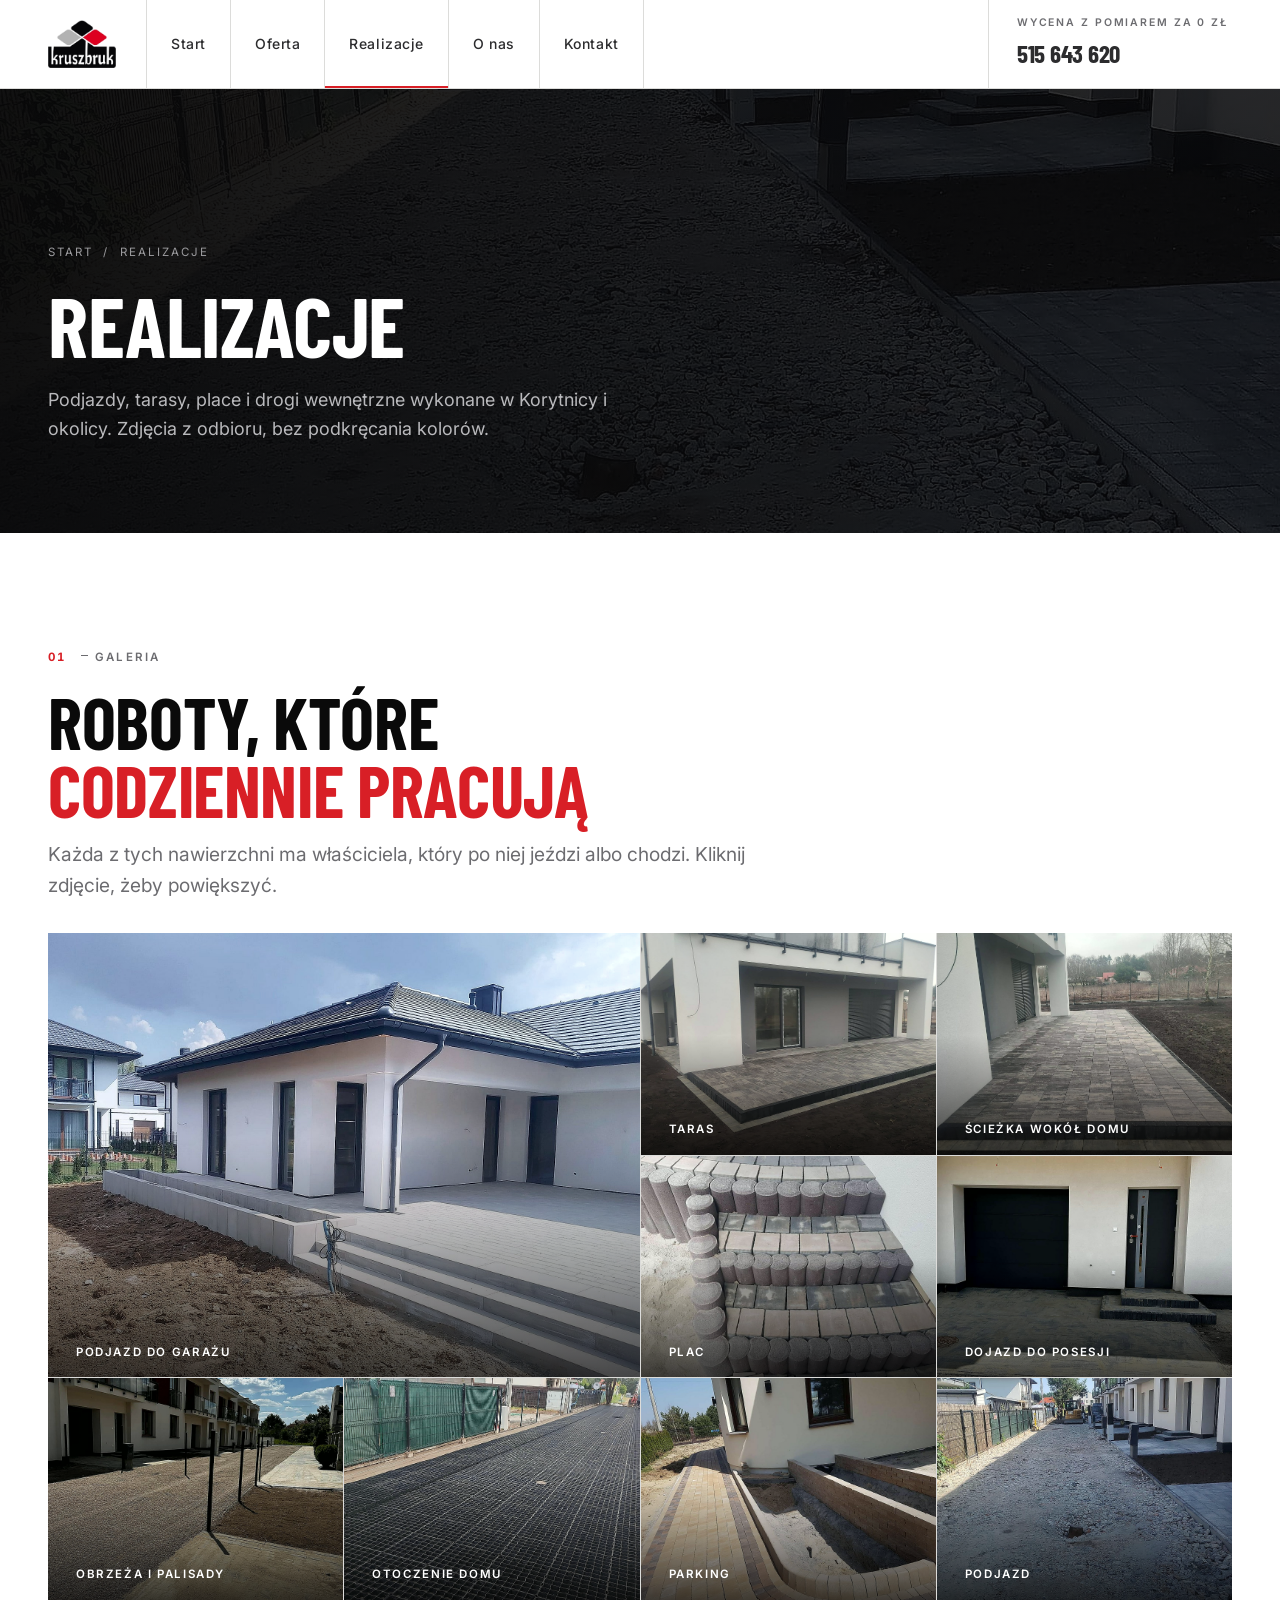
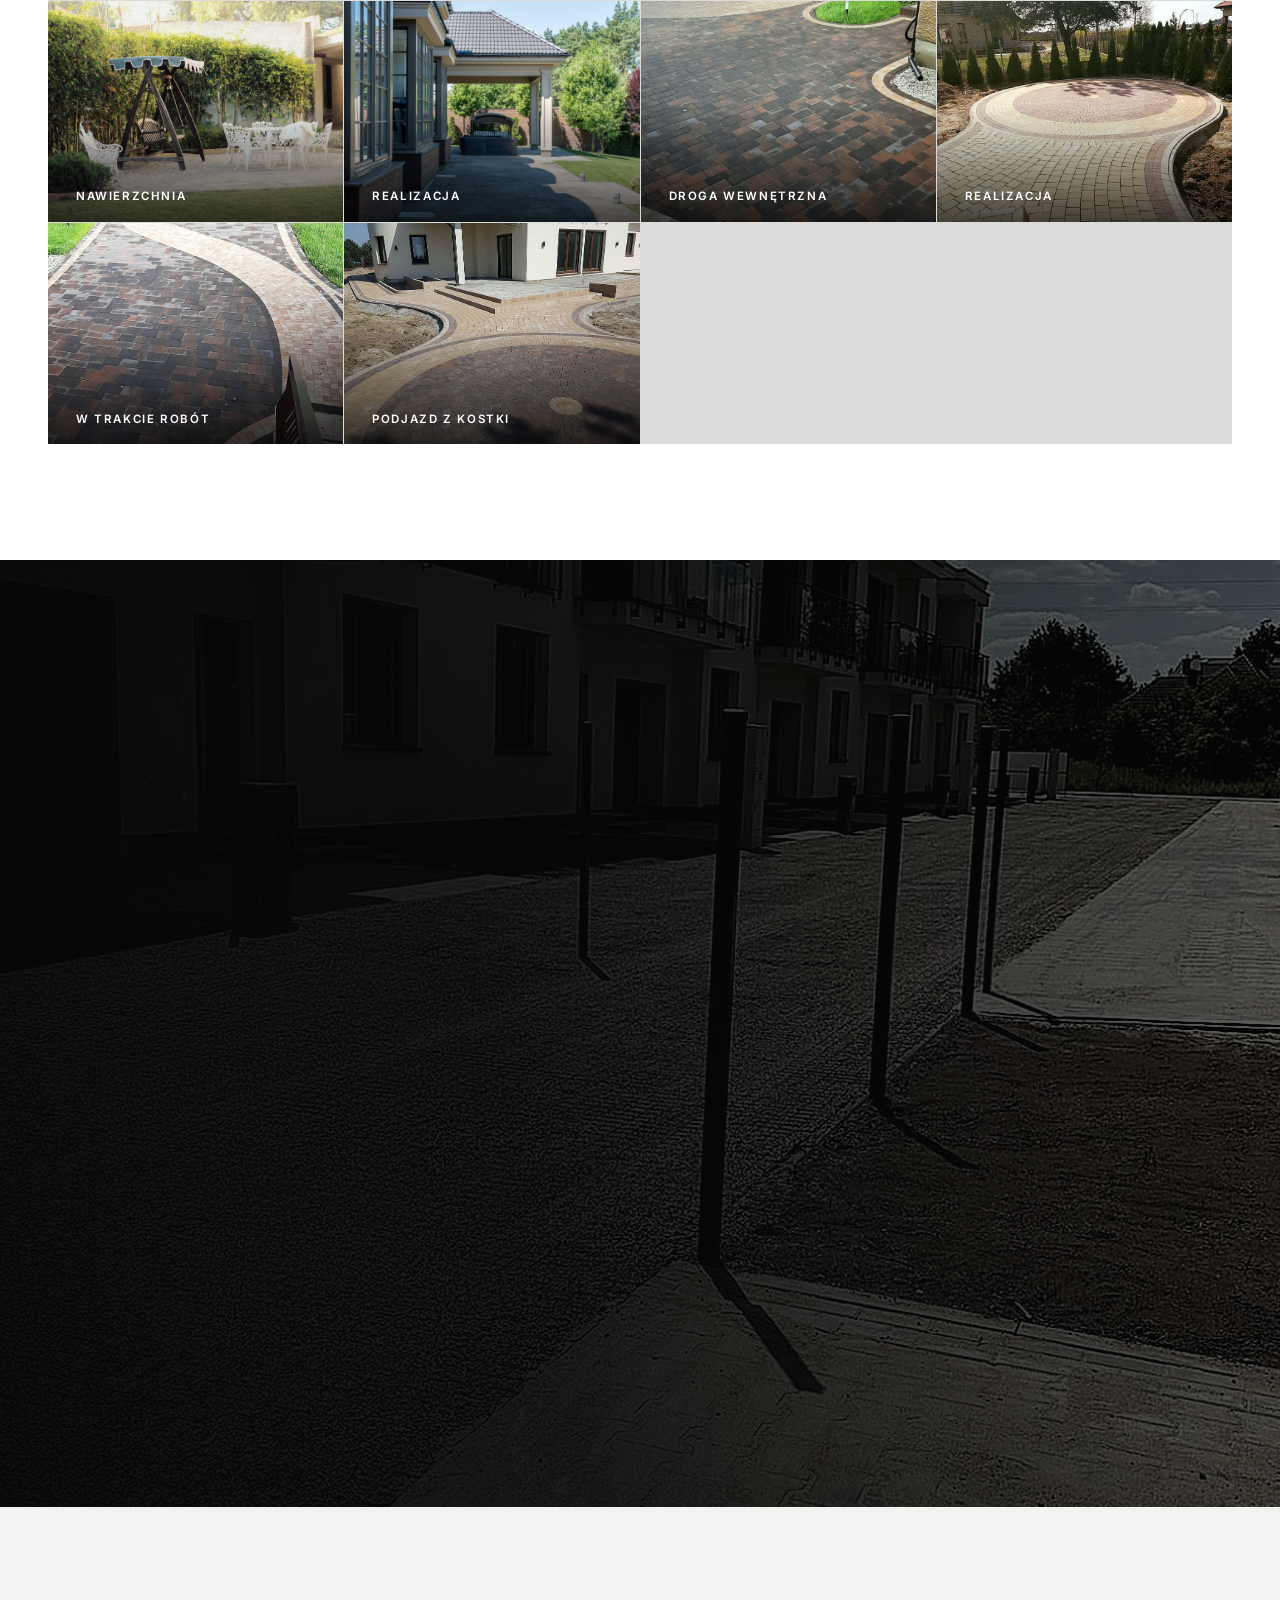
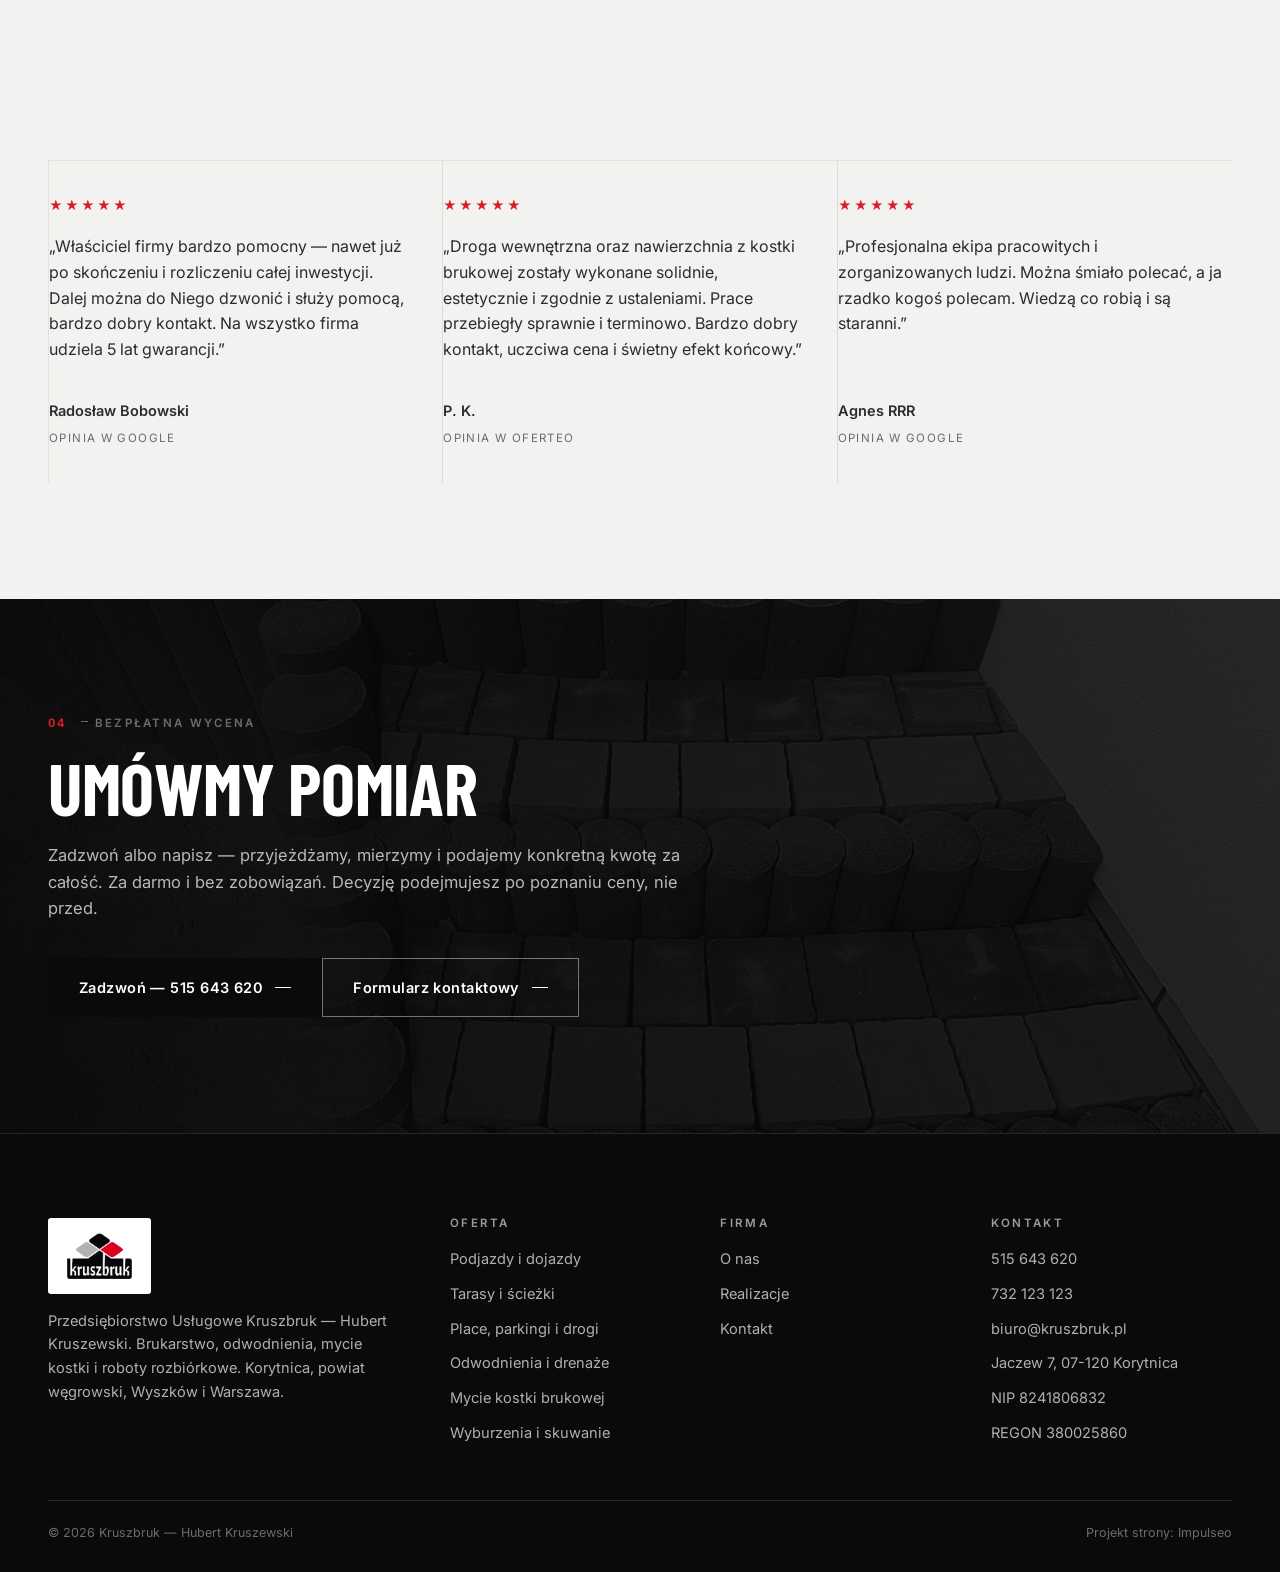
<file: v2/realizacje.html>
<!doctype html>
<html lang="pl">
<head>
<meta charset="utf-8">
<meta name="viewport" content="width=device-width,initial-scale=1">
<title>Realizacje — Kruszbruk, brukarstwo Korytnica</title>
<meta name="description" content="Galeria realizacji Kruszbruk: podjazdy, tarasy, place, parkingi i ścieżki z kostki brukowej w Korytnicy, Węgrowie, Wyszkowie i okolicach Warszawy.">
<meta name="robots" content="noindex, nofollow">
<meta property="og:type" content="website">
<meta property="og:locale" content="pl_PL">
<meta property="og:site_name" content="Kruszbruk">
<meta property="og:title" content="Realizacje — Kruszbruk, brukarstwo Korytnica">
<meta property="og:description" content="Galeria realizacji Kruszbruk: podjazdy, tarasy, place, parkingi i ścieżki z kostki brukowej w Korytnicy, Węgrowie, Wyszkowie i okolicach Warszawy.">
<meta property="og:image" content="img/og.jpg">
<script type="application/ld+json">{"@context":"https://schema.org","@type":"LocalBusiness","name":"Kruszbruk Kruszewski Hubert","telephone":"+48515643620","email":"biuro@kruszbruk.pl","address":{"@type":"PostalAddress","streetAddress":"Jaczew 7","postalCode":"07-120","addressLocality":"Korytnica","addressCountry":"PL"},"aggregateRating":{"@type":"AggregateRating","ratingValue":"4.7","reviewCount":"3"},"areaServed":"Korytnica, Węgrów, Wyszków, Warszawa"}</script>
<link rel="icon" href="img/favicon.png">
<link rel="preconnect" href="https://fonts.googleapis.com">
<link rel="preconnect" href="https://fonts.gstatic.com" crossorigin>
<link href="https://fonts.googleapis.com/css2?family=Barlow+Condensed:wght@500;600;700&family=Inter:wght@400;500;600;700&display=swap" rel="stylesheet">
<link rel="stylesheet" href="assets/style.css">
<script>
/* Zasłona wejścia. W <head> bez defer, żeby strona nie mignęła przed zasłoną.
   Gra raz na wizytę (sessionStorage); ?intro w adresie = zagraj ponownie. */
(function(){
  try{
    var h=document.documentElement; h.classList.add('js-on');
    if(window.matchMedia && matchMedia('(prefers-reduced-motion:reduce)').matches) return;
    var znowu = location.search.indexOf('intro') > -1;
    if(!znowu && sessionStorage.getItem('kruszbruk-intro')) return;
    sessionStorage.setItem('kruszbruk-intro','1');
    h.classList.add('intro-on');
    var zdjete=false;
    function koniec(){
      if(zdjete) return; zdjete=true;
      h.classList.add('intro-out');
      setTimeout(function(){ h.classList.remove('intro-on','intro-out'); },900);
    }
    setTimeout(koniec,1900);
    setTimeout(function(){ h.classList.remove('intro-on','intro-out'); },4200);
    document.addEventListener('click',koniec);
    addEventListener('wheel',koniec,{passive:true});
    addEventListener('touchstart',koniec,{passive:true});
    addEventListener('keydown',koniec);
  }catch(e){}
})();
</script>
</head>
<body>
<!-- znak z logo: trzy romby -->
<svg width="0" height="0" style="position:absolute" aria-hidden="true" focusable="false">
  <symbol id="romby" viewBox="0 0 48 40">
    <rect fill="var(--m3-b,#b5b5b7)" x="6.0" y="16.0" width="14.0" height="14.0" rx="2.2" transform="rotate(45 13 23)"/>
    <rect fill="var(--m3-c,#d81f26)" x="28.0" y="16.0" width="14.0" height="14.0" rx="2.2" transform="rotate(45 35 23)"/>
    <rect fill="var(--m3-a,#0a0a0a)" x="17.0" y="5.0" width="14.0" height="14.0" rx="2.2" transform="rotate(45 24 12)"/>
  </symbol>
</svg>

<div id="intro" aria-hidden="true">
  <div class="znak"><img src="img/logo.png" alt="Kruszbruk"></div>
  <div class="sub">Brukarstwo &middot; Korytnica</div>
  <div class="bar"></div>
</div>
<header class="nav">
  <div class="wrap nav-in">
    <a href="index.html" class="brand"><img src="img/logo.png" class="logo" alt="Kruszbruk — Hubert Kruszewski, brukarstwo Korytnica"></a>
    <ul class="menu" id="menu">
      <li><a href="index.html">Start</a></li>
      <li><a href="podjazdy-i-dojazdy.html">Oferta</a>
        <div class="drop"><a href="podjazdy-i-dojazdy.html">Podjazdy i dojazdy</a><a href="tarasy-i-sciezki.html">Tarasy i ścieżki</a><a href="place-parkingi-drogi.html">Place, parkingi i drogi</a><a href="odwodnienia-i-drenaze.html">Odwodnienia i drenaże</a><a href="mycie-kostki-brukowej.html">Mycie kostki brukowej</a><a href="wyburzenia-i-skuwanie.html">Wyburzenia i skuwanie</a></div>
      </li>
      <li><a href="realizacje.html" aria-current="page">Realizacje</a></li>
      <li><a href="o-nas.html">O nas</a></li>
      <li><a href="kontakt.html">Kontakt</a></li>
    </ul>
    <a href="tel:+48515643620" class="nav-tel"><span><small>Wycena z pomiarem za 0 zł</small><b>515 643 620</b></span></a>
    <button class="burger" id="burger" aria-label="Menu" aria-expanded="false">&#9776;</button>
  </div>
</header>
<div class="phero">
  <div class="phero-bg"><img src="img/g11.jpg" alt="Realizacje — Kruszbruk"></div>
  <div class="wrap">
    <div class="crumbs"><a href="index.html">Start</a> &nbsp;/&nbsp; Realizacje</div>
    <h1>Realizacje</h1>
    <p>Podjazdy, tarasy, place i drogi wewnętrzne wykonane w Korytnicy i okolicy. Zdjęcia z odbioru, bez podkręcania kolorów.</p>
  </div>
</div>

<section>
  <div class="wrap">
    <div class="rv" style="margin-bottom:32px">
      <div class="label"><b>01</b><span>Galeria</span></div>
      <h2>Roboty, które<br><span class="mark">codziennie pracują</span></h2>
      <p class="lead" style="margin-top:16px">Każda z tych nawierzchni ma właściciela, który po niej jeździ albo chodzi. Kliknij zdjęcie, żeby powiększyć.</p>
    </div>
    <div class="gal rv" id="gal"><div class="gi big"><img src="img/g3.jpg" alt="Podjazd do garażu — realizacja Kruszbruk"><span class="tag">Podjazd do garażu</span></div><div class="gi"><img src="img/g4.jpg" alt="Taras — realizacja Kruszbruk"><span class="tag">Taras</span></div><div class="gi"><img src="img/g5.jpg" alt="Ścieżka wokół domu — realizacja Kruszbruk"><span class="tag">Ścieżka wokół domu</span></div><div class="gi"><img src="img/g6.jpg" alt="Plac — realizacja Kruszbruk" loading="lazy"><span class="tag">Plac</span></div><div class="gi"><img src="img/g7.jpg" alt="Dojazd do posesji — realizacja Kruszbruk" loading="lazy"><span class="tag">Dojazd do posesji</span></div><div class="gi"><img src="img/g8.jpg" alt="Obrzeża i palisady — realizacja Kruszbruk" loading="lazy"><span class="tag">Obrzeża i palisady</span></div><div class="gi"><img src="img/g9.jpg" alt="Otoczenie domu — realizacja Kruszbruk" loading="lazy"><span class="tag">Otoczenie domu</span></div><div class="gi"><img src="img/g10.jpg" alt="Parking — realizacja Kruszbruk" loading="lazy"><span class="tag">Parking</span></div><div class="gi"><img src="img/g11.jpg" alt="Podjazd — realizacja Kruszbruk" loading="lazy"><span class="tag">Podjazd</span></div><div class="gi"><img src="img/g12.jpg" alt="Nawierzchnia — realizacja Kruszbruk" loading="lazy"><span class="tag">Nawierzchnia</span></div><div class="gi"><img src="img/g14.jpg" alt="Realizacja — realizacja Kruszbruk" loading="lazy"><span class="tag">Realizacja</span></div><div class="gi"><img src="img/g1.jpg" alt="Droga wewnętrzna — realizacja Kruszbruk" loading="lazy"><span class="tag">Droga wewnętrzna</span></div><div class="gi"><img src="img/g2.jpg" alt="Realizacja — realizacja Kruszbruk" loading="lazy"><span class="tag">Realizacja</span></div><div class="gi"><img src="img/about.jpg" alt="W trakcie robót — realizacja Kruszbruk" loading="lazy"><span class="tag">W trakcie robót</span></div><div class="gi"><img src="img/hero.jpg" alt="Podjazd z kostki — realizacja Kruszbruk" loading="lazy"><span class="tag">Podjazd z kostki</span></div></div>
  </div>
</section>

<section class="foto">
  <div class="foto-bg" data-par="0.1"><img src="img/g8.jpg" alt="Realizacja Kruszbruk" loading="lazy"></div>
  <div class="wrap dwie srodek">
    <div class="rv">
      <div class="label"><b>02</b><span>Czego nie widać na zdjęciach</span></div>
      <h2>Najważniejsza część roboty<br>jest pod kostką</h2>
      <p class="lead" style="margin-top:16px">Na zdjęciu każda nawierzchnia wygląda podobnie w dniu odbioru. Różnica wychodzi po dwóch zimach — i bierze się z tego, co zostało zrobione, zanim pojawiła się pierwsza kostka: jak głębokie było koryto, ile warstw kruszywa i ile razy przeszła po nich zagęszczarka.</p>
      <ul class="check">
        <li>Koryto dobrane do gruntu i obciążenia</li>
        <li>Kruszywo warstwami, każda zagęszczana osobno</li>
        <li>Geowłóknina przy słabym i gliniastym gruncie</li>
        <li>Spadki i odwodnienie zaplanowane przed układaniem</li>
        <li>Obrzeża na ławie betonowej — krawędź nie ucieka</li>
      </ul>
    </div>
    <div class="rv"><img src="img/g7.jpg" alt="Podbudowa pod kostkę brukową" loading="lazy"></div>
  </div>
</section>

<section class="smoke">
  <div class="wrap">
    <div class="rv" style="margin-bottom:30px">
      <div class="label"><b>03</b><span>Opinie</span></div>
      <h2>Co mówią właściciele tych nawierzchni</h2>
    </div>
    <div class="uslugi"><div class="rev rv"><div class="stars">&#9733;&#9733;&#9733;&#9733;&#9733;</div><p>„Właściciel firmy bardzo pomocny — nawet już po skończeniu i rozliczeniu całej inwestycji. Dalej można do Niego dzwonić i służy pomocą, bardzo dobry kontakt. Na wszystko firma udziela 5 lat gwarancji.”</p><div class="who"><div><b>Radosław Bobowski</b><span>opinia w Google</span></div></div></div><div class="rev rv"><div class="stars">&#9733;&#9733;&#9733;&#9733;&#9733;</div><p>„Droga wewnętrzna oraz nawierzchnia z kostki brukowej zostały wykonane solidnie, estetycznie i zgodnie z ustaleniami. Prace przebiegły sprawnie i terminowo. Bardzo dobry kontakt, uczciwa cena i świetny efekt końcowy.”</p><div class="who"><div><b>P. K.</b><span>opinia w Oferteo</span></div></div></div><div class="rev rv"><div class="stars">&#9733;&#9733;&#9733;&#9733;&#9733;</div><p>„Profesjonalna ekipa pracowitych i zorganizowanych ludzi. Można śmiało polecać, a ja rzadko kogoś polecam. Wiedzą co robią i są staranni.”</p><div class="who"><div><b>Agnes RRR</b><span>opinia w Google</span></div></div></div></div>
  </div>
</section>

<section class="cta">
  <div class="cta-bg"><img src="img/g6.jpg" alt="Realizacja Kruszbruk" loading="lazy"></div>
  <div class="wrap in">
    <div class="label"><b>04</b><span>Bezpłatna wycena</span></div>
    <h2>Umówmy pomiar</h2>
    <p>Zadzwoń albo napisz — przyjeżdżamy, mierzymy i podajemy konkretną kwotę za całość. Za darmo i bez zobowiązań. Decyzję podejmujesz po poznaniu ceny, nie przed.</p>
    <div class="cta-row">
      <a href="tel:+48515643620" class="btn btn-k">Zadzwoń — 515 643 620</a>
      <a href="kontakt.html" class="btn btn-o">Formularz kontaktowy</a>
    </div>
  </div>
</section>
<footer>
  <div class="wrap">
    <div class="fgrid">
      <div>
        <a href="index.html" class="brand" style="margin-bottom:16px"><span class="logo-tile"><img src="img/logo.png" alt="Kruszbruk — Hubert Kruszewski"></span></a>
        <p style="margin-top:14px">Przedsiębiorstwo Usługowe Kruszbruk — Hubert Kruszewski. Brukarstwo, odwodnienia, mycie kostki i roboty rozbiórkowe. Korytnica, powiat węgrowski, Wyszków i Warszawa.</p>
      </div>
      <div><h4>Oferta</h4><ul><li><a href="podjazdy-i-dojazdy.html">Podjazdy i dojazdy</a></li><li><a href="tarasy-i-sciezki.html">Tarasy i ścieżki</a></li><li><a href="place-parkingi-drogi.html">Place, parkingi i drogi</a></li><li><a href="odwodnienia-i-drenaze.html">Odwodnienia i drenaże</a></li><li><a href="mycie-kostki-brukowej.html">Mycie kostki brukowej</a></li><li><a href="wyburzenia-i-skuwanie.html">Wyburzenia i skuwanie</a></li></ul></div>
      <div><h4>Firma</h4><ul><li><a href="o-nas.html">O nas</a></li><li><a href="realizacje.html">Realizacje</a></li><li><a href="kontakt.html">Kontakt</a></li></ul></div>
      <div><h4>Kontakt</h4><ul>
        <li><a href="tel:+48515643620">515 643 620</a></li>
        <li><a href="tel:+48732123123">732 123 123</a></li>
        <li><a href="mailto:biuro@kruszbruk.pl">biuro@kruszbruk.pl</a></li>
        <li>Jaczew 7, 07-120 Korytnica</li>
        <li>NIP 8241806832</li>
        <li>REGON 380025860</li>
      </ul></div>
    </div>
    <div class="fbot"><span>&copy; 2026 Kruszbruk — Hubert Kruszewski</span><span>Projekt strony: Impulseo</span></div>
  </div>
</footer>

<div class="callbar">
  <a href="tel:+48515643620">Zadzwoń</a>
  <a href="kontakt.html">Bezpłatna wycena</a>
</div>

<script src="assets/main.js" defer></script>
</body>
</html>
</file>
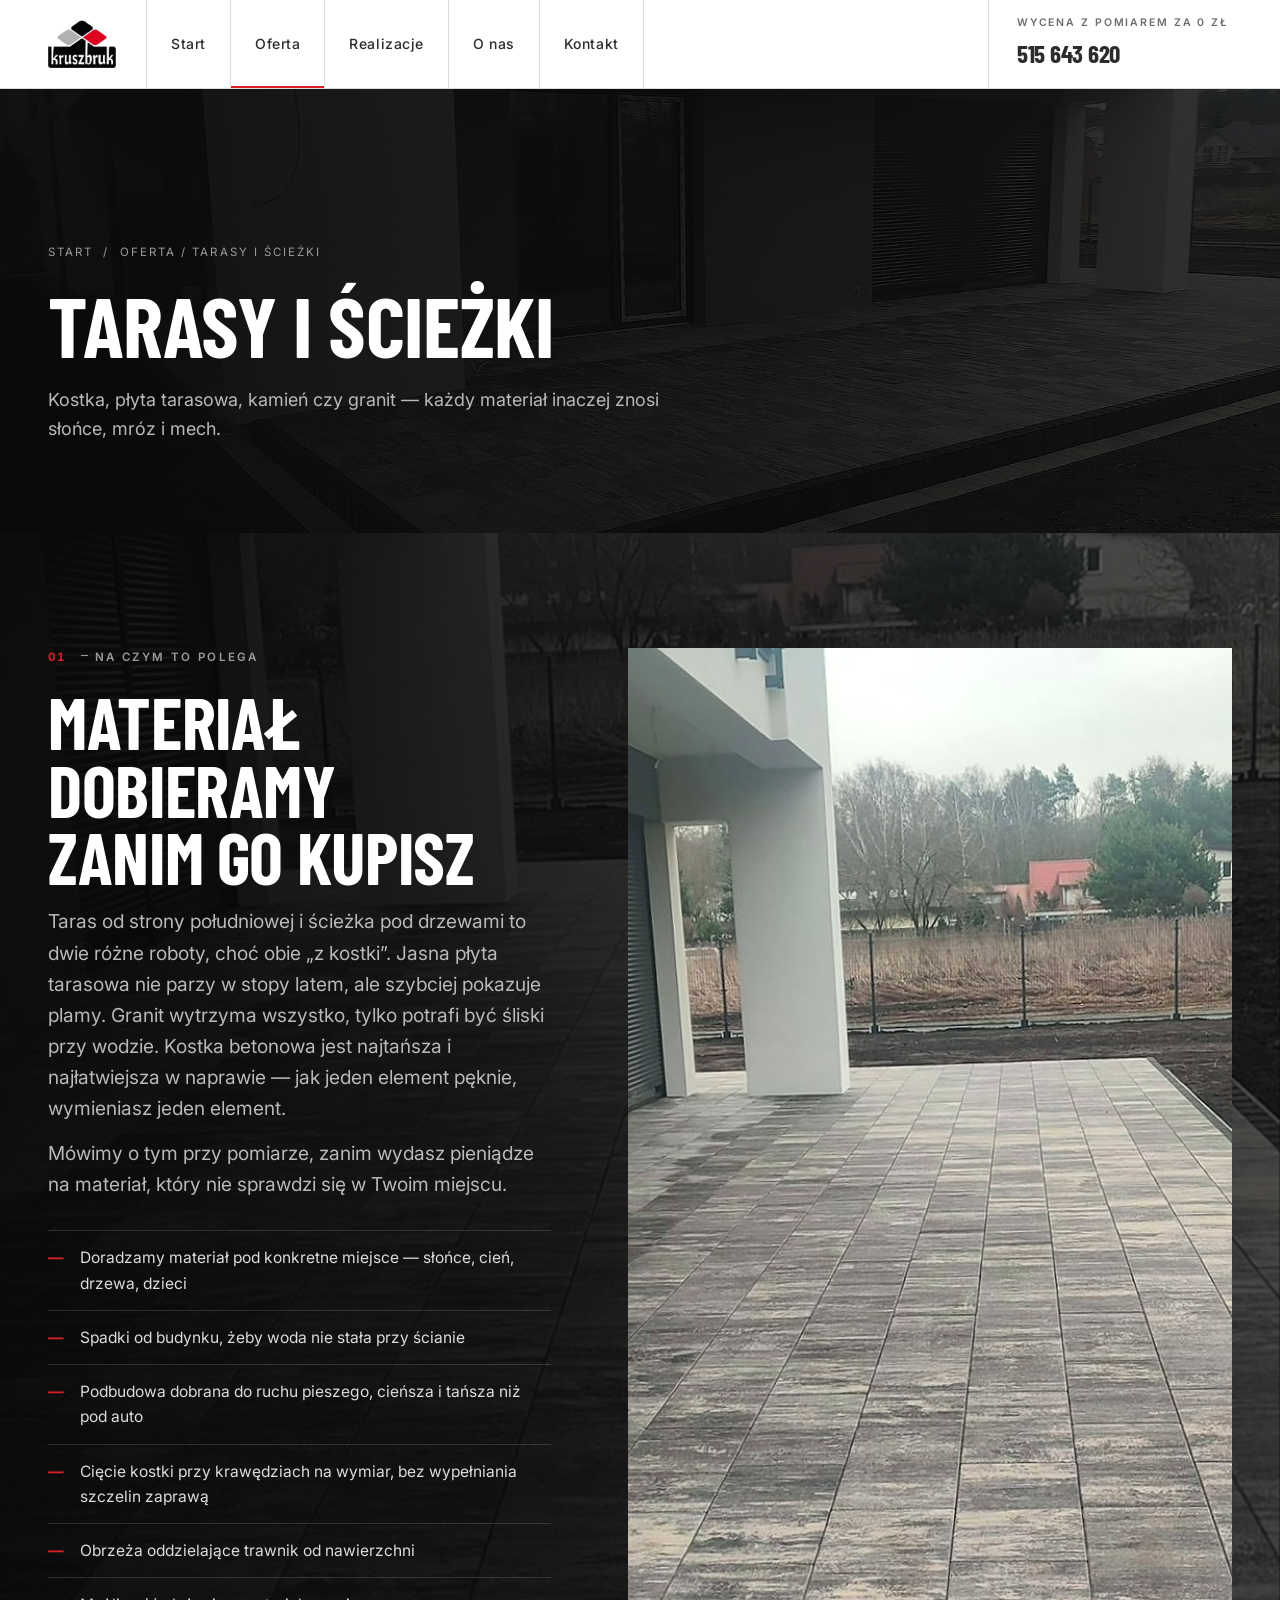
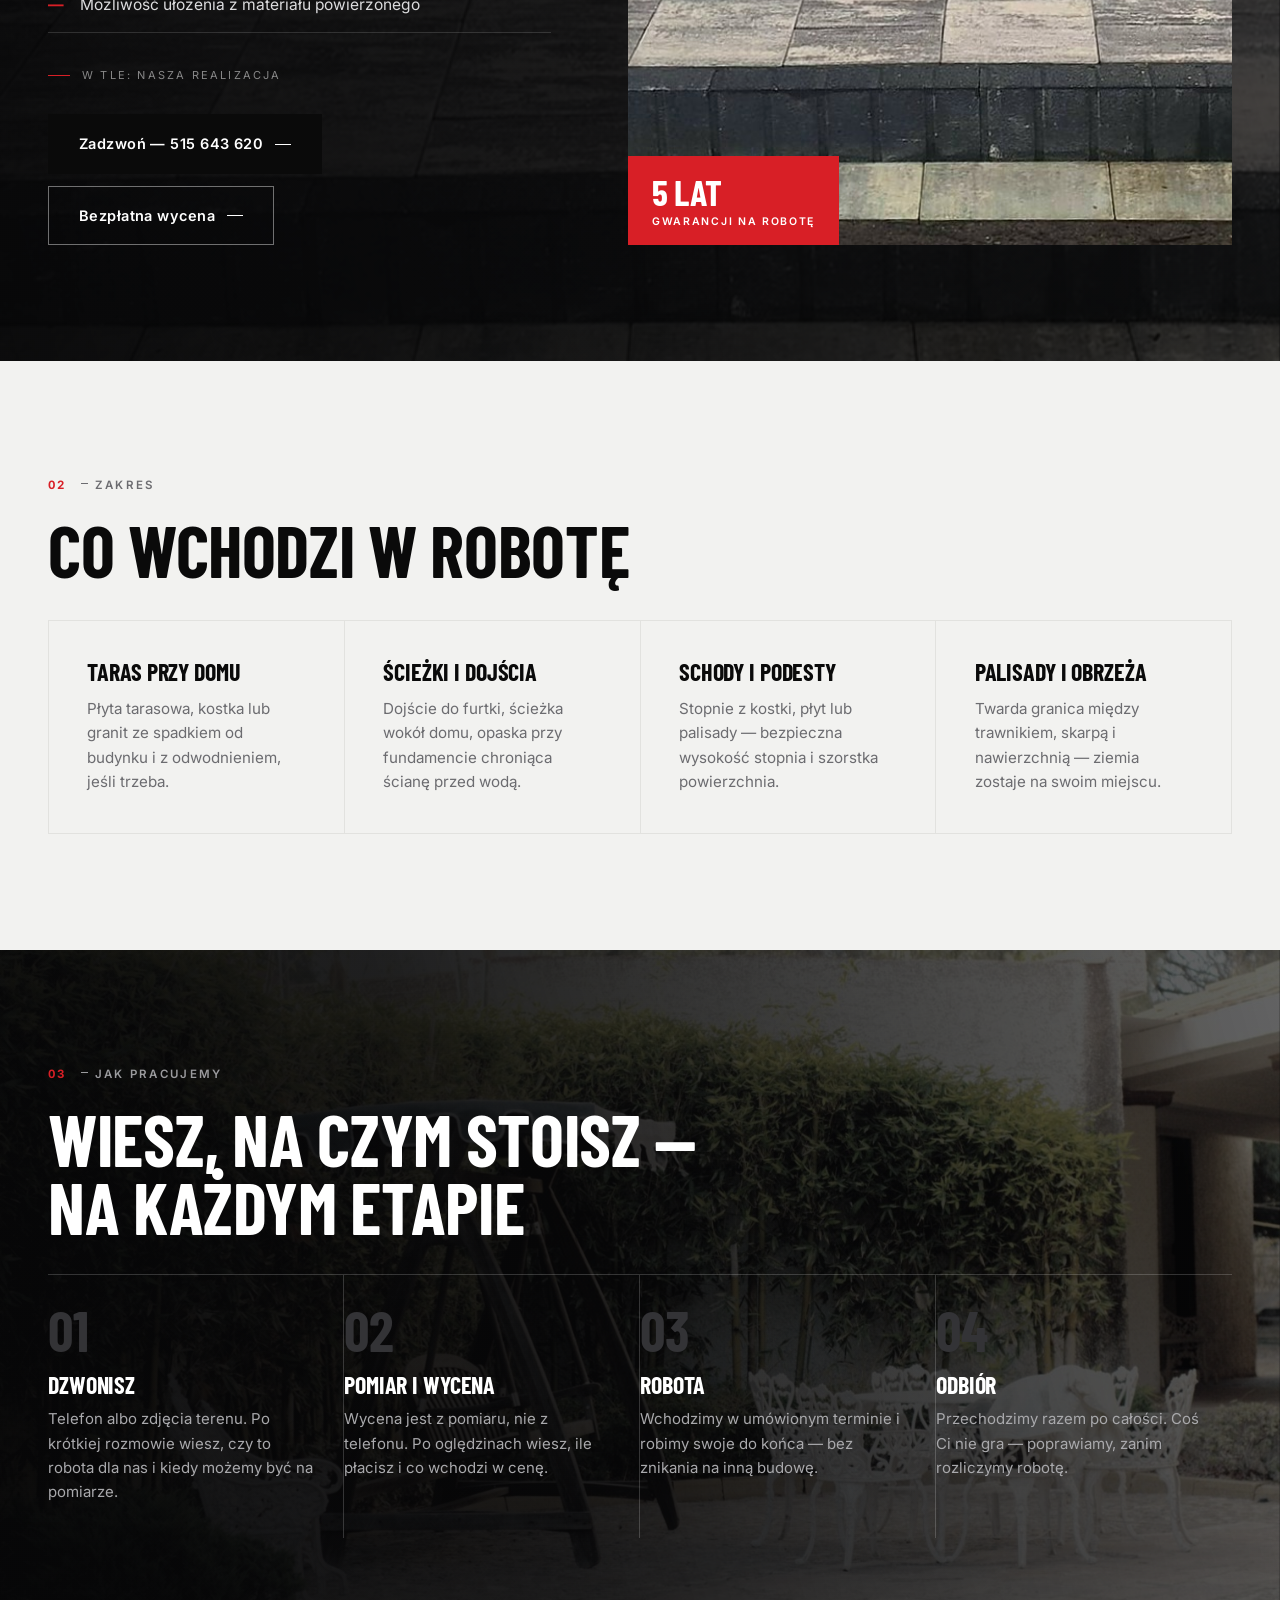
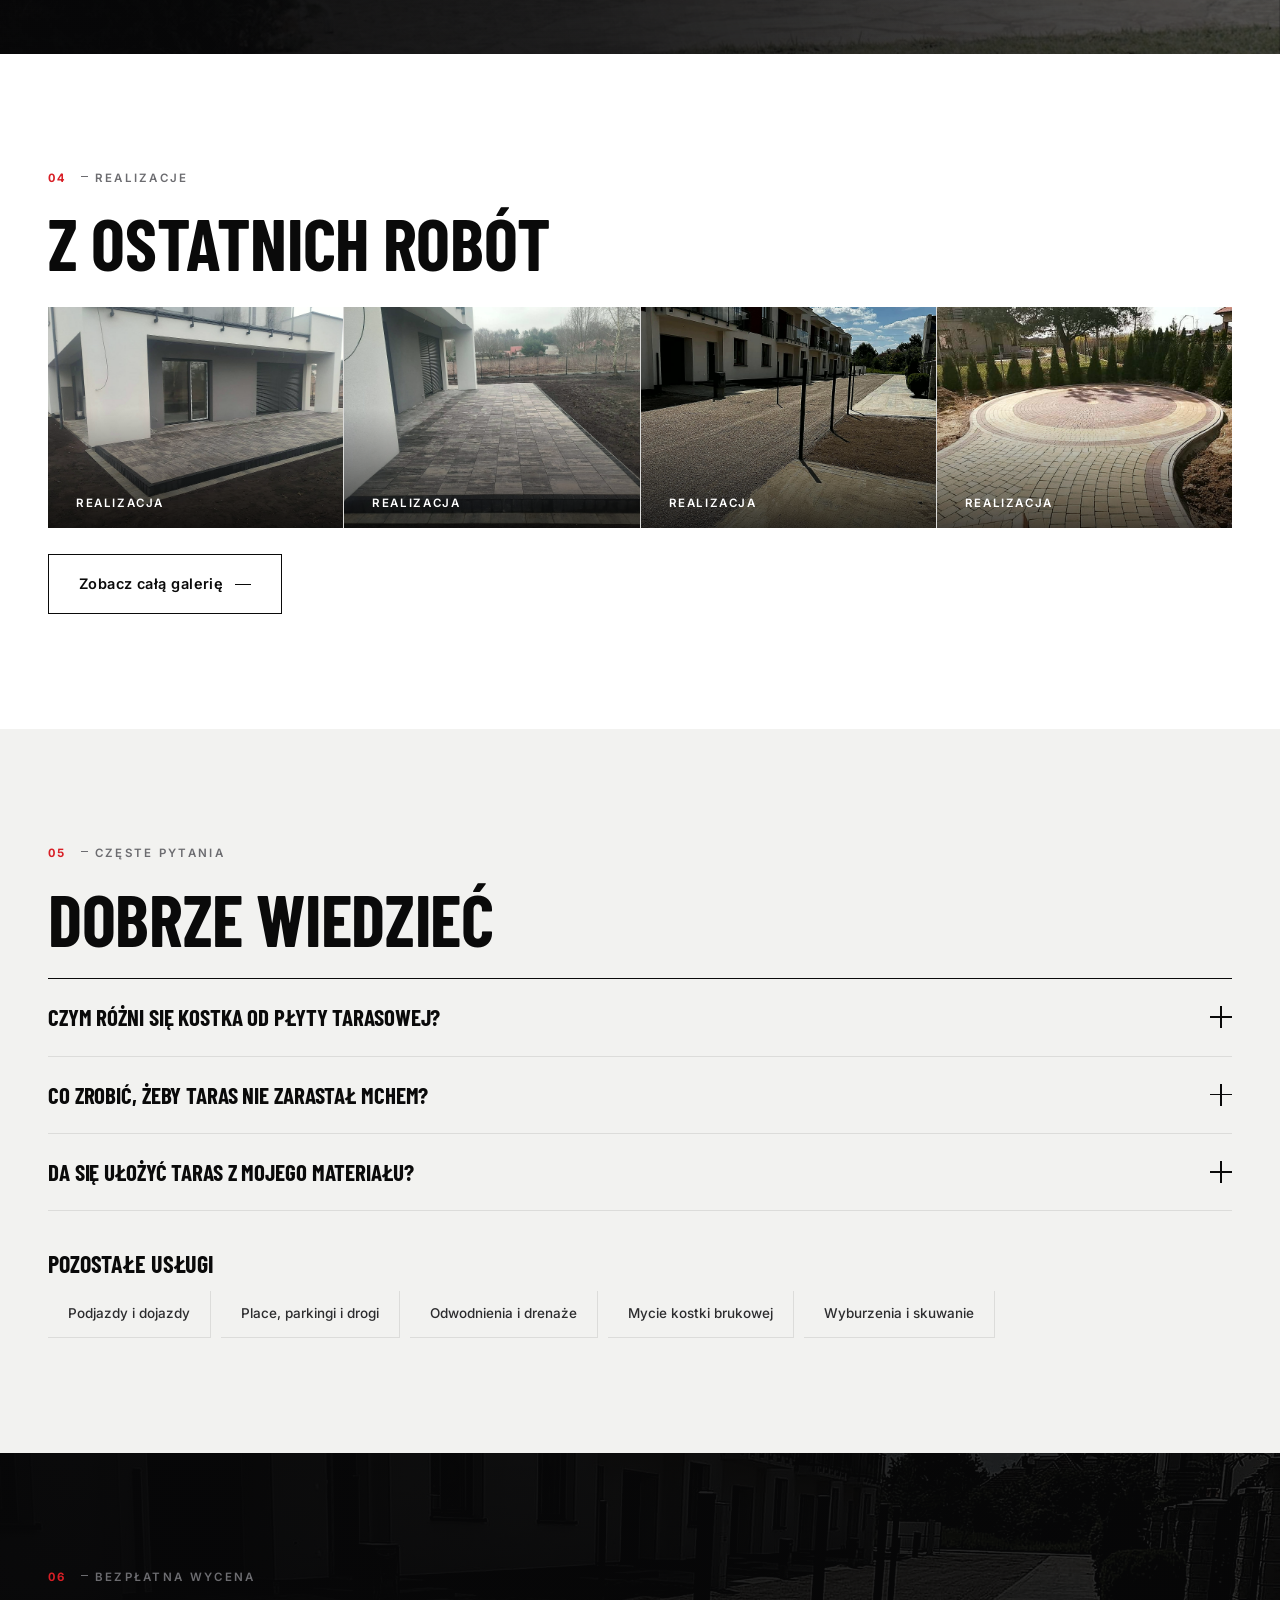
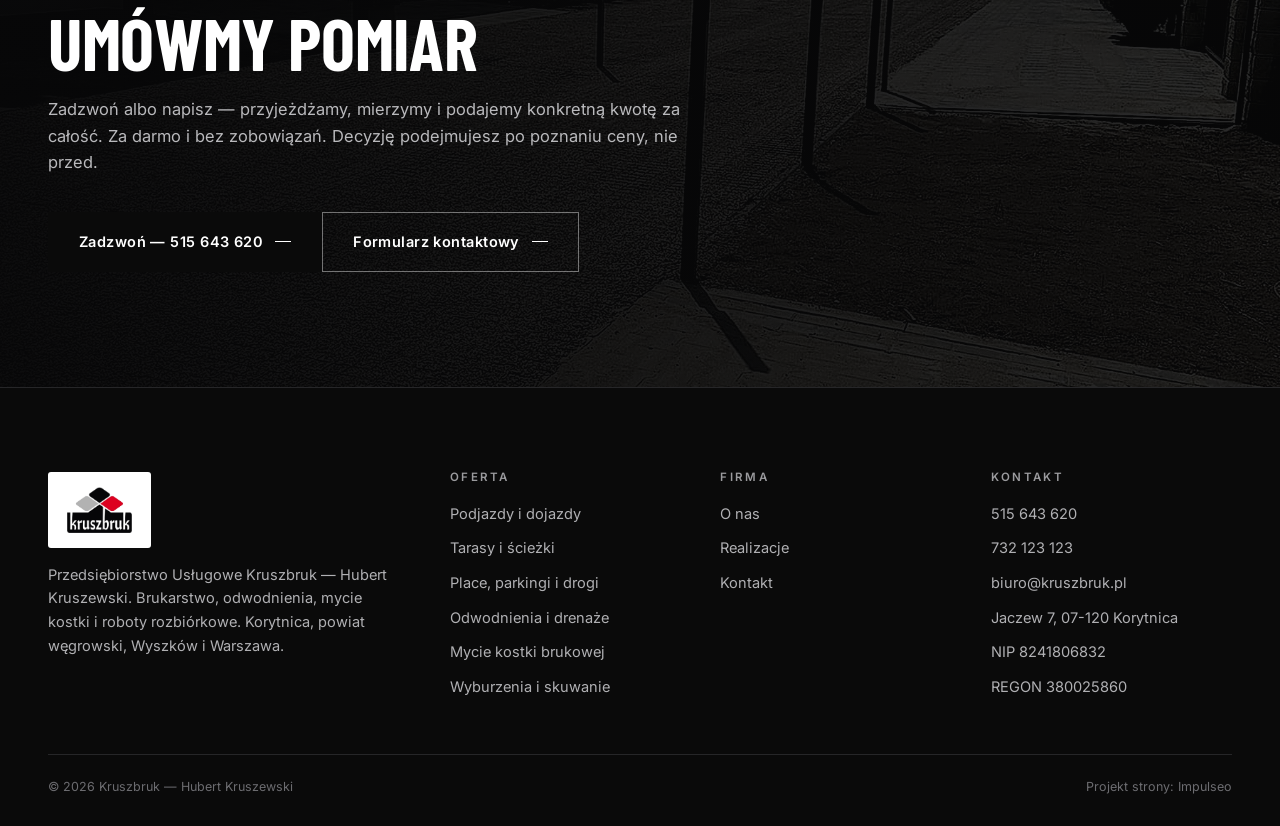
<file: v2/tarasy-i-sciezki.html>
<!doctype html>
<html lang="pl">
<head>
<meta charset="utf-8">
<meta name="viewport" content="width=device-width,initial-scale=1">
<title>Tarasy i ścieżki — Kruszbruk, Korytnica i okolice</title>
<meta name="description" content="Tarasy z kostki, płyt tarasowych i granitu, ścieżki wokół domu. Korytnica, Węgrów, Wyszków, Warszawa. Bezpłatna wycena z pomiarem.">
<meta name="robots" content="noindex, nofollow">
<meta property="og:type" content="website">
<meta property="og:locale" content="pl_PL">
<meta property="og:site_name" content="Kruszbruk">
<meta property="og:title" content="Tarasy i ścieżki — Kruszbruk, Korytnica i okolice">
<meta property="og:description" content="Tarasy z kostki, płyt tarasowych i granitu, ścieżki wokół domu. Korytnica, Węgrów, Wyszków, Warszawa. Bezpłatna wycena z pomiarem.">
<meta property="og:image" content="img/og.jpg">
<script type="application/ld+json">{"@context":"https://schema.org","@type":"LocalBusiness","name":"Kruszbruk Kruszewski Hubert","telephone":"+48515643620","email":"biuro@kruszbruk.pl","address":{"@type":"PostalAddress","streetAddress":"Jaczew 7","postalCode":"07-120","addressLocality":"Korytnica","addressCountry":"PL"},"aggregateRating":{"@type":"AggregateRating","ratingValue":"4.7","reviewCount":"3"},"areaServed":"Korytnica, Węgrów, Wyszków, Warszawa"}</script>
<link rel="icon" href="img/favicon.png">
<link rel="preconnect" href="https://fonts.googleapis.com">
<link rel="preconnect" href="https://fonts.gstatic.com" crossorigin>
<link href="https://fonts.googleapis.com/css2?family=Barlow+Condensed:wght@500;600;700&family=Inter:wght@400;500;600;700&display=swap" rel="stylesheet">
<link rel="stylesheet" href="assets/style.css">
<script>
/* Zasłona wejścia. W <head> bez defer, żeby strona nie mignęła przed zasłoną.
   Gra raz na wizytę (sessionStorage); ?intro w adresie = zagraj ponownie. */
(function(){
  try{
    var h=document.documentElement; h.classList.add('js-on');
    if(window.matchMedia && matchMedia('(prefers-reduced-motion:reduce)').matches) return;
    var znowu = location.search.indexOf('intro') > -1;
    if(!znowu && sessionStorage.getItem('kruszbruk-intro')) return;
    sessionStorage.setItem('kruszbruk-intro','1');
    h.classList.add('intro-on');
    var zdjete=false;
    function koniec(){
      if(zdjete) return; zdjete=true;
      h.classList.add('intro-out');
      setTimeout(function(){ h.classList.remove('intro-on','intro-out'); },900);
    }
    setTimeout(koniec,1900);
    setTimeout(function(){ h.classList.remove('intro-on','intro-out'); },4200);
    document.addEventListener('click',koniec);
    addEventListener('wheel',koniec,{passive:true});
    addEventListener('touchstart',koniec,{passive:true});
    addEventListener('keydown',koniec);
  }catch(e){}
})();
</script>
</head>
<body>
<!-- znak z logo: trzy romby -->
<svg width="0" height="0" style="position:absolute" aria-hidden="true" focusable="false">
  <symbol id="romby" viewBox="0 0 48 40">
    <rect fill="var(--m3-b,#b5b5b7)" x="6.0" y="16.0" width="14.0" height="14.0" rx="2.2" transform="rotate(45 13 23)"/>
    <rect fill="var(--m3-c,#d81f26)" x="28.0" y="16.0" width="14.0" height="14.0" rx="2.2" transform="rotate(45 35 23)"/>
    <rect fill="var(--m3-a,#0a0a0a)" x="17.0" y="5.0" width="14.0" height="14.0" rx="2.2" transform="rotate(45 24 12)"/>
  </symbol>
</svg>

<div id="intro" aria-hidden="true">
  <div class="znak"><img src="img/logo.png" alt="Kruszbruk"></div>
  <div class="sub">Brukarstwo &middot; Korytnica</div>
  <div class="bar"></div>
</div>
<header class="nav">
  <div class="wrap nav-in">
    <a href="index.html" class="brand"><img src="img/logo.png" class="logo" alt="Kruszbruk — Hubert Kruszewski, brukarstwo Korytnica"></a>
    <ul class="menu" id="menu">
      <li><a href="index.html">Start</a></li>
      <li><a href="podjazdy-i-dojazdy.html" aria-current="page">Oferta</a>
        <div class="drop"><a href="podjazdy-i-dojazdy.html">Podjazdy i dojazdy</a><a href="tarasy-i-sciezki.html">Tarasy i ścieżki</a><a href="place-parkingi-drogi.html">Place, parkingi i drogi</a><a href="odwodnienia-i-drenaze.html">Odwodnienia i drenaże</a><a href="mycie-kostki-brukowej.html">Mycie kostki brukowej</a><a href="wyburzenia-i-skuwanie.html">Wyburzenia i skuwanie</a></div>
      </li>
      <li><a href="realizacje.html">Realizacje</a></li>
      <li><a href="o-nas.html">O nas</a></li>
      <li><a href="kontakt.html">Kontakt</a></li>
    </ul>
    <a href="tel:+48515643620" class="nav-tel"><span><small>Wycena z pomiarem za 0 zł</small><b>515 643 620</b></span></a>
    <button class="burger" id="burger" aria-label="Menu" aria-expanded="false">&#9776;</button>
  </div>
</header>
<div class="phero">
  <div class="phero-bg"><img src="img/g4.jpg" alt="Tarasy i ścieżki — Kruszbruk"></div>
  <div class="wrap">
    <div class="crumbs"><a href="index.html">Start</a> &nbsp;/&nbsp; Oferta / Tarasy i ścieżki</div>
    <h1>Tarasy i ścieżki</h1>
    <p>Kostka, płyta tarasowa, kamień czy granit — każdy materiał inaczej znosi słońce, mróz i mech.</p>
  </div>
</div>

<section class="foto">
  <div class="foto-bg" data-par="0.14"><img src="img/g5.jpg" alt="Realizacja Kruszbruk" loading="lazy"></div>
  <div class="wrap dwie srodek">
    <div class="rv">
      <div class="label"><b>01</b><span>Na czym to polega</span></div>
      <h2>Materiał dobieramy<br>zanim go kupisz</h2>
<p class="lead" style="margin-top:16px">Taras od strony południowej i ścieżka pod drzewami to dwie różne roboty, choć obie „z kostki”. Jasna płyta tarasowa nie parzy w stopy latem, ale szybciej pokazuje plamy. Granit wytrzyma wszystko, tylko potrafi być śliski przy wodzie. Kostka betonowa jest najtańsza i najłatwiejsza w naprawie — jak jeden element pęknie, wymieniasz jeden element.</p>
<p class="lead" style="margin-top:14px">Mówimy o tym przy pomiarze, zanim wydasz pieniądze na materiał, który nie sprawdzi się w Twoim miejscu.
      <ul class="check"><li>Doradzamy materiał pod konkretne miejsce — słońce, cień, drzewa, dzieci</li><li>Spadki od budynku, żeby woda nie stała przy ścianie</li><li>Podbudowa dobrana do ruchu pieszego, cieńsza i tańsza niż pod auto</li><li>Cięcie kostki przy krawędziach na wymiar, bez wypełniania szczelin zaprawą</li><li>Obrzeża oddzielające trawnik od nawierzchni</li><li>Możliwość ułożenia z materiału powierzonego</li></ul>
      <div class="podpis">w tle: nasza realizacja</div>
      <div style="margin-top:30px;display:flex;gap:12px;flex-wrap:wrap">
        <a href="tel:+48515643620" class="btn btn-k">Zadzwoń — 515 643 620</a>
        <a href="kontakt.html" class="btn btn-o">Bezpłatna wycena</a>
      </div>
    </div>
    <div class="rv kadr"><img src="img/g5.jpg" alt="Tarasy i ścieżki — Kruszbruk" loading="lazy"><div class="plakietka"><b>5 lat</b><span>gwarancji na robotę</span></div></div>
  </div>
</section>

<section class="smoke">
  <div class="wrap">
    <div class="rv" style="margin-bottom:36px">
      <div class="label"><b>02</b><span>Zakres</span></div>
      <h2>Co wchodzi w robotę</h2>
    </div>
    <div class="uslugi cztery"><div class="u plain"><h3>Taras przy domu</h3><p>Płyta tarasowa, kostka lub granit ze spadkiem od budynku i z odwodnieniem, jeśli trzeba.</p></div><div class="u plain"><h3>Ścieżki i dojścia</h3><p>Dojście do furtki, ścieżka wokół domu, opaska przy fundamencie chroniąca ścianę przed wodą.</p></div><div class="u plain"><h3>Schody i podesty</h3><p>Stopnie z kostki, płyt lub palisady — bezpieczna wysokość stopnia i szorstka powierzchnia.</p></div><div class="u plain"><h3>Palisady i obrzeża</h3><p>Twarda granica między trawnikiem, skarpą i nawierzchnią — ziemia zostaje na swoim miejscu.</p></div></div>
  </div>
</section>

<section class="foto">
  <div class="foto-bg" data-par="0.1"><img src="img/g12.jpg" alt="Realizacja Kruszbruk" loading="lazy"></div>
  <div class="wrap">
    <div class="rv" style="margin-bottom:34px">
      <div class="label"><b>03</b><span>Jak pracujemy</span></div>
      <h2>Wiesz, na czym stoisz —<br>na każdym etapie</h2>
    </div>
    <div class="steps rv">
      <div class="step"><span class="nr">01</span><h3>Dzwonisz</h3><p>Telefon albo zdjęcia terenu. Po krótkiej rozmowie wiesz, czy to robota dla nas i kiedy możemy być na pomiarze.</p></div>
      <div class="step"><span class="nr">02</span><h3>Pomiar i wycena</h3><p>Wycena jest z pomiaru, nie z telefonu. Po oględzinach wiesz, ile płacisz i co wchodzi w cenę.</p></div>
      <div class="step"><span class="nr">03</span><h3>Robota</h3><p>Wchodzimy w umówionym terminie i robimy swoje do końca — bez znikania na inną budowę.</p></div>
      <div class="step"><span class="nr">04</span><h3>Odbiór</h3><p>Przechodzimy razem po całości. Coś Ci nie gra — poprawiamy, zanim rozliczymy robotę.</p></div>
    </div>
  </div>
</section>

<section>
  <div class="wrap">
    <div class="rv" style="margin-bottom:30px">
      <div class="label"><b>04</b><span>Realizacje</span></div>
      <h2>Z ostatnich robót</h2>
    </div>
    <div class="gal rv" id="gal"><div class="gi"><img src="img/g4.jpg" alt="Tarasy i ścieżki — realizacja Kruszbruk" loading="lazy"><span class="tag">Realizacja</span></div><div class="gi"><img src="img/g5.jpg" alt="Tarasy i ścieżki — realizacja Kruszbruk" loading="lazy"><span class="tag">Realizacja</span></div><div class="gi"><img src="img/g8.jpg" alt="Tarasy i ścieżki — realizacja Kruszbruk" loading="lazy"><span class="tag">Realizacja</span></div><div class="gi"><img src="img/g2.jpg" alt="Tarasy i ścieżki — realizacja Kruszbruk" loading="lazy"><span class="tag">Realizacja</span></div></div>
    <div style="margin-top:26px"><a href="realizacje.html" class="btn btn-o">Zobacz całą galerię</a></div>
  </div>
</section>

<section class="smoke">
  <div class="wrap">
    <div class="rv" style="margin-bottom:26px">
      <div class="label"><b>05</b><span>Częste pytania</span></div>
      <h2>Dobrze wiedzieć</h2>
    </div>
    <div class="faq rv"><div class="q"><h3>Czym różni się kostka od płyty tarasowej?<i></i></h3><div class="a"><p>Płyta tarasowa jest większa, gładsza i zwykle jaśniejsza — ładniej wygląda przy domu, ale wymaga równiejszej podbudowy. Kostka jest tańsza i łatwiejsza w naprawie punktowej.</p></div></div><div class="q"><h3>Co zrobić, żeby taras nie zarastał mchem?<i></i></h3><div class="a"><p>Najważniejszy jest spadek i to, żeby woda nie stała. Reszta to sprawa mycia raz na jakiś czas — robimy to też jako osobną usługę.</p></div></div><div class="q"><h3>Da się ułożyć taras z mojego materiału?<i></i></h3><div class="a"><p>Tak. Najpierw go obejrzymy — nie każda płyta nadaje się w miejsce, w które chcesz ją położyć. Powiemy wprost, jeśli coś się nie sprawdzi.</p></div></div></div>
    <div class="rv" style="margin-top:40px">
      <h3 style="margin-bottom:14px">Pozostałe usługi</h3>
      <ul style="display:flex;flex-wrap:wrap;gap:10px"><li class="chip"><a href="podjazdy-i-dojazdy.html">Podjazdy i dojazdy</a></li><li class="chip"><a href="place-parkingi-drogi.html">Place, parkingi i drogi</a></li><li class="chip"><a href="odwodnienia-i-drenaze.html">Odwodnienia i drenaże</a></li><li class="chip"><a href="mycie-kostki-brukowej.html">Mycie kostki brukowej</a></li><li class="chip"><a href="wyburzenia-i-skuwanie.html">Wyburzenia i skuwanie</a></li></ul>
    </div>
  </div>
</section>

<section class="cta">
  <div class="cta-bg"><img src="img/g8.jpg" alt="Realizacja Kruszbruk" loading="lazy"></div>
  <div class="wrap in">
    <div class="label"><b>06</b><span>Bezpłatna wycena</span></div>
    <h2>Umówmy pomiar</h2>
    <p>Zadzwoń albo napisz — przyjeżdżamy, mierzymy i podajemy konkretną kwotę za całość. Za darmo i bez zobowiązań. Decyzję podejmujesz po poznaniu ceny, nie przed.</p>
    <div class="cta-row">
      <a href="tel:+48515643620" class="btn btn-k">Zadzwoń — 515 643 620</a>
      <a href="kontakt.html" class="btn btn-o">Formularz kontaktowy</a>
    </div>
  </div>
</section>
<footer>
  <div class="wrap">
    <div class="fgrid">
      <div>
        <a href="index.html" class="brand" style="margin-bottom:16px"><span class="logo-tile"><img src="img/logo.png" alt="Kruszbruk — Hubert Kruszewski"></span></a>
        <p style="margin-top:14px">Przedsiębiorstwo Usługowe Kruszbruk — Hubert Kruszewski. Brukarstwo, odwodnienia, mycie kostki i roboty rozbiórkowe. Korytnica, powiat węgrowski, Wyszków i Warszawa.</p>
      </div>
      <div><h4>Oferta</h4><ul><li><a href="podjazdy-i-dojazdy.html">Podjazdy i dojazdy</a></li><li><a href="tarasy-i-sciezki.html">Tarasy i ścieżki</a></li><li><a href="place-parkingi-drogi.html">Place, parkingi i drogi</a></li><li><a href="odwodnienia-i-drenaze.html">Odwodnienia i drenaże</a></li><li><a href="mycie-kostki-brukowej.html">Mycie kostki brukowej</a></li><li><a href="wyburzenia-i-skuwanie.html">Wyburzenia i skuwanie</a></li></ul></div>
      <div><h4>Firma</h4><ul><li><a href="o-nas.html">O nas</a></li><li><a href="realizacje.html">Realizacje</a></li><li><a href="kontakt.html">Kontakt</a></li></ul></div>
      <div><h4>Kontakt</h4><ul>
        <li><a href="tel:+48515643620">515 643 620</a></li>
        <li><a href="tel:+48732123123">732 123 123</a></li>
        <li><a href="mailto:biuro@kruszbruk.pl">biuro@kruszbruk.pl</a></li>
        <li>Jaczew 7, 07-120 Korytnica</li>
        <li>NIP 8241806832</li>
        <li>REGON 380025860</li>
      </ul></div>
    </div>
    <div class="fbot"><span>&copy; 2026 Kruszbruk — Hubert Kruszewski</span><span>Projekt strony: Impulseo</span></div>
  </div>
</footer>

<div class="callbar">
  <a href="tel:+48515643620">Zadzwoń</a>
  <a href="kontakt.html">Bezpłatna wycena</a>
</div>

<script src="assets/main.js" defer></script>
</body>
</html>
</file>
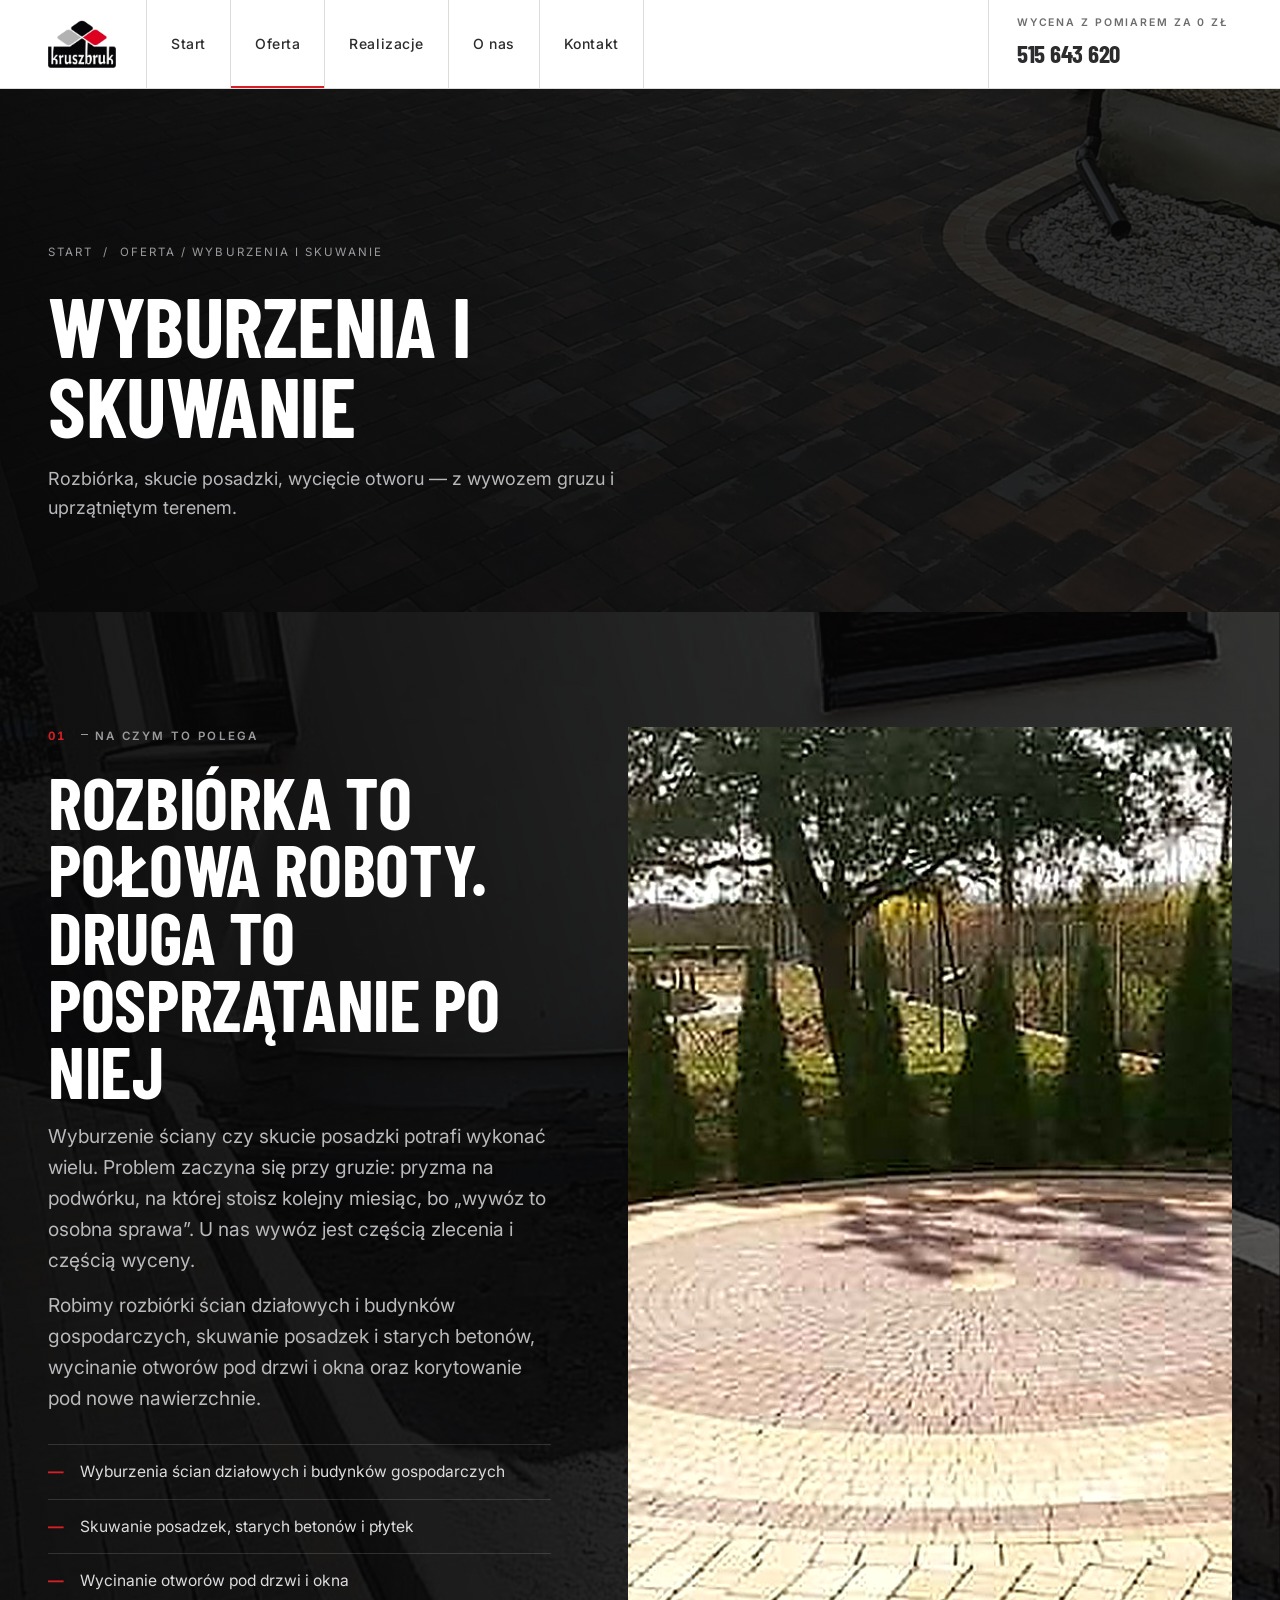
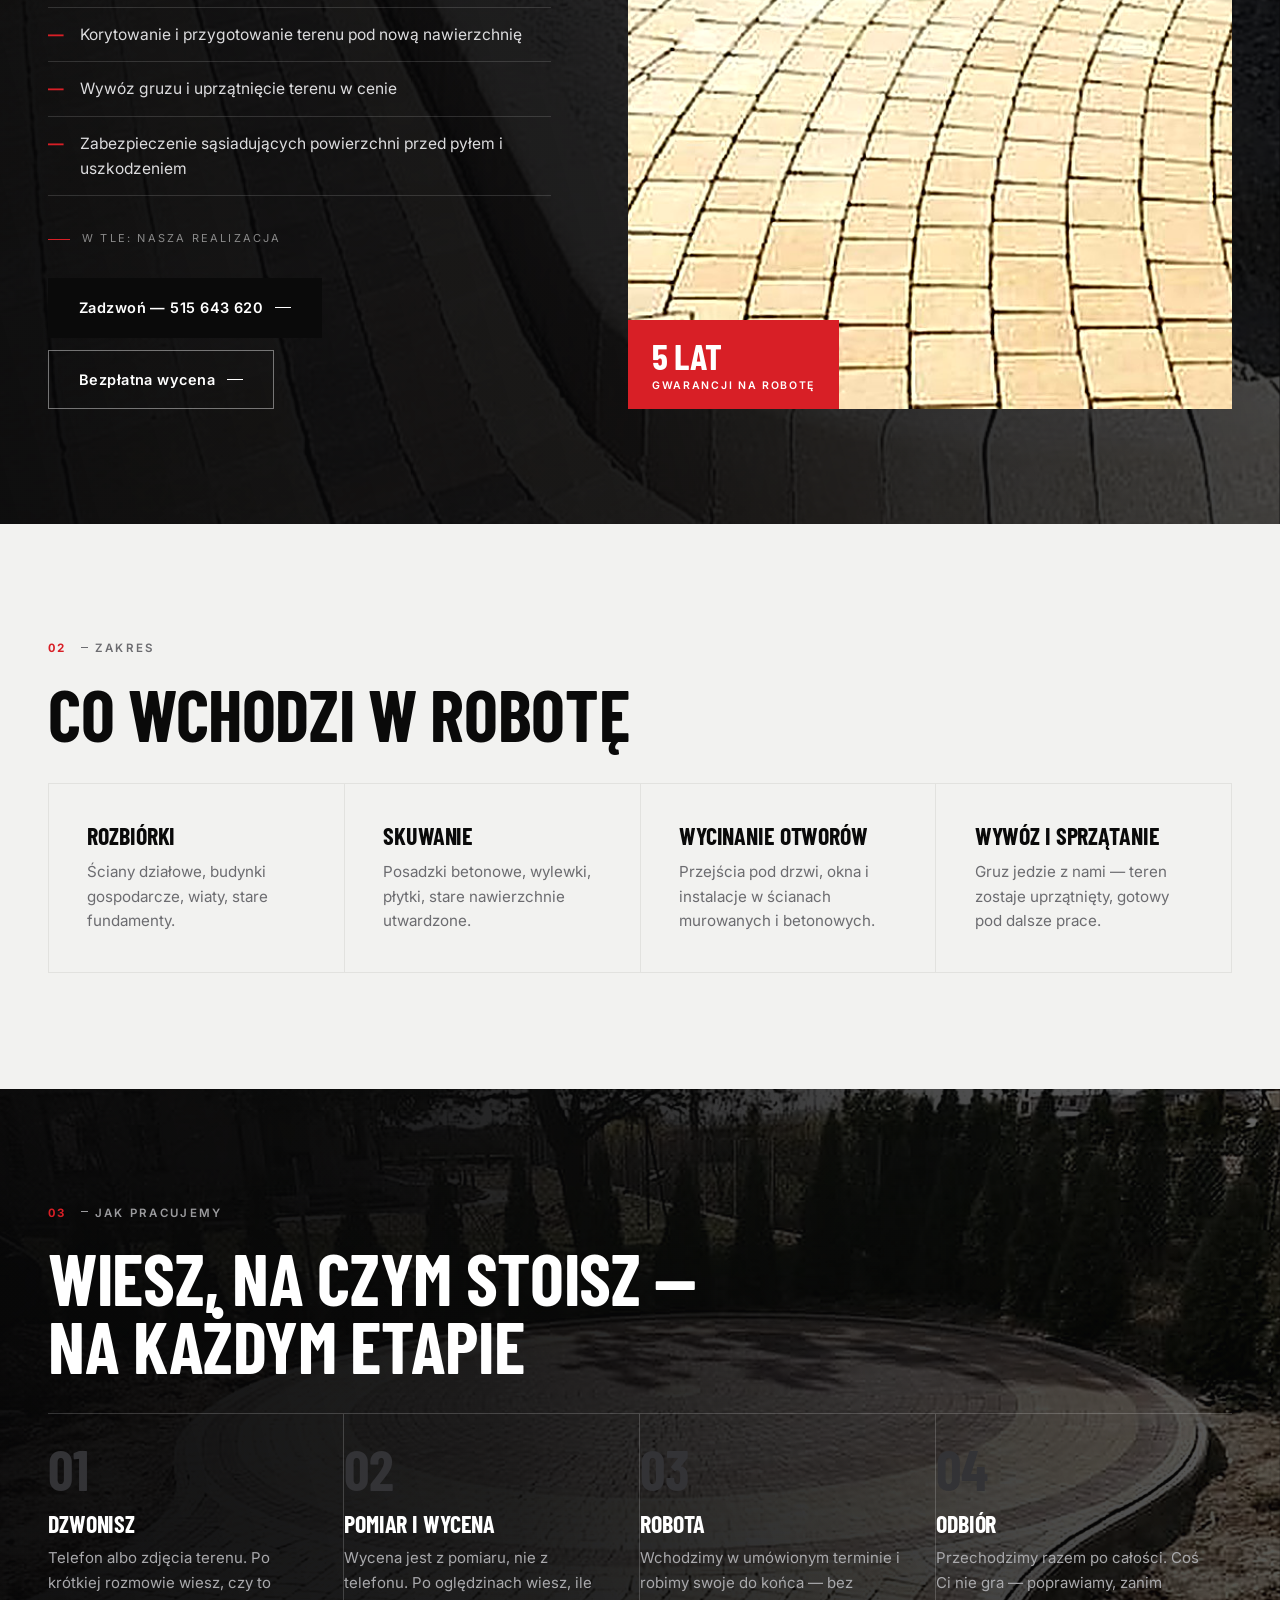
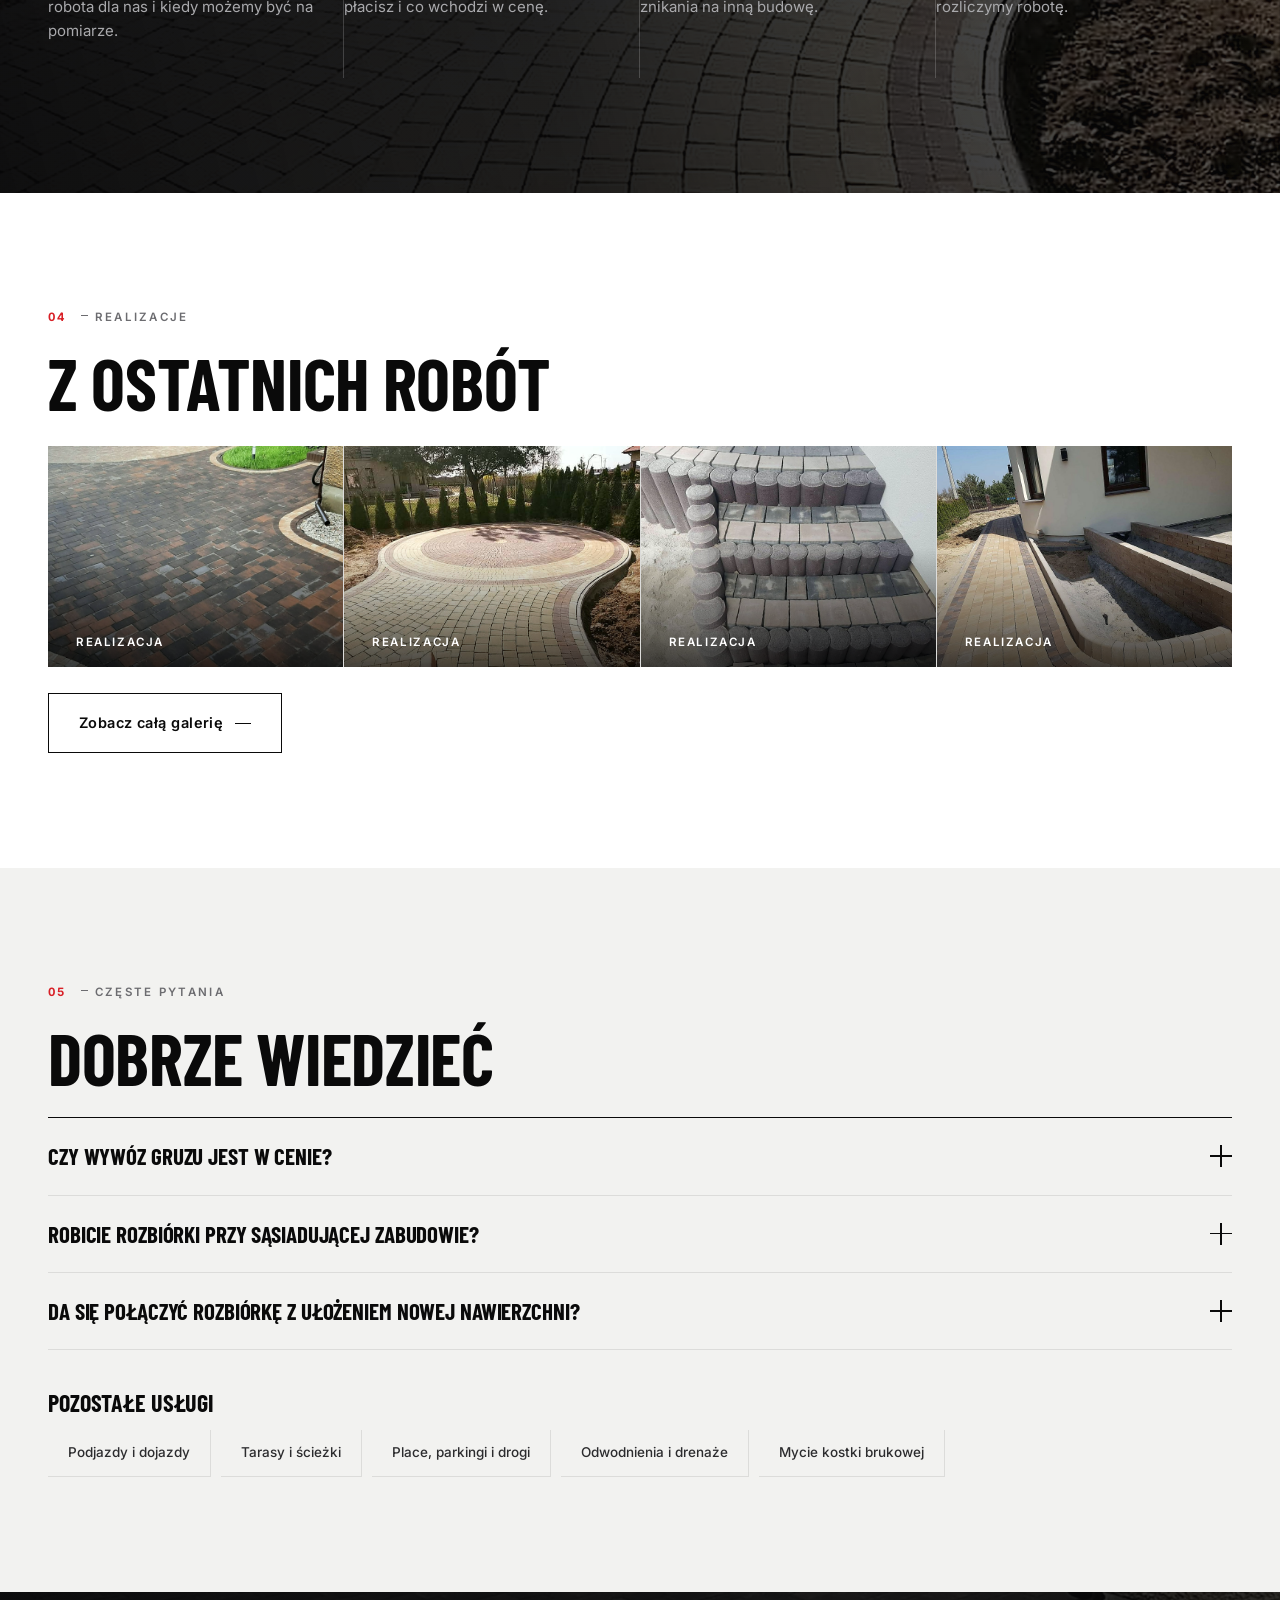
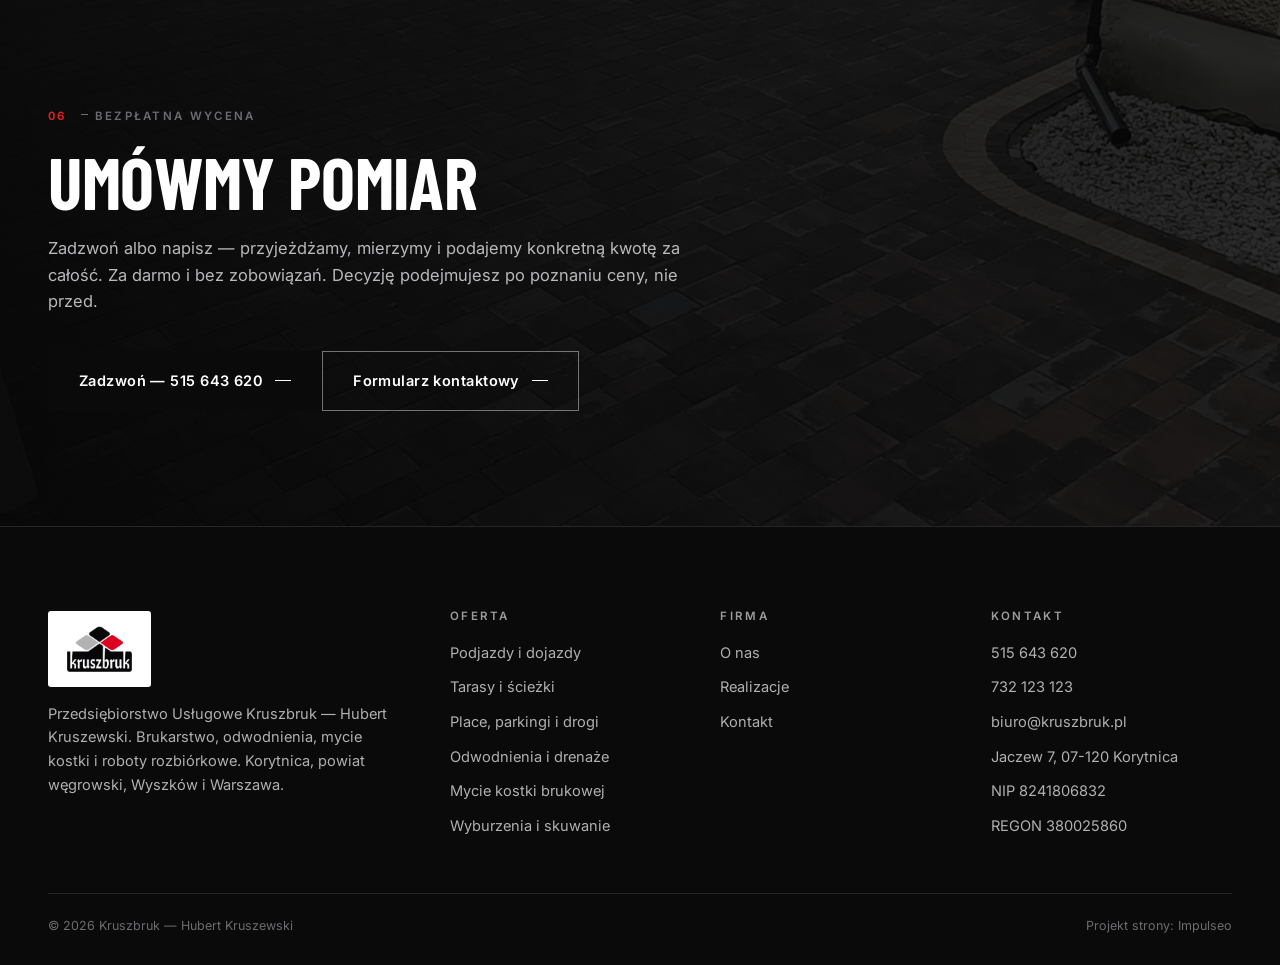
<file: v2/wyburzenia-i-skuwanie.html>
<!doctype html>
<html lang="pl">
<head>
<meta charset="utf-8">
<meta name="viewport" content="width=device-width,initial-scale=1">
<title>Wyburzenia i skuwanie — Kruszbruk, Korytnica i okolice</title>
<meta name="description" content="Wyburzenia ścian i budynków, skuwanie posadzek, wycinanie otworów, korytowanie. Sprzęt i wywóz gruzu. Korytnica, Wyszków, Warszawa.">
<meta name="robots" content="noindex, nofollow">
<meta property="og:type" content="website">
<meta property="og:locale" content="pl_PL">
<meta property="og:site_name" content="Kruszbruk">
<meta property="og:title" content="Wyburzenia i skuwanie — Kruszbruk, Korytnica i okolice">
<meta property="og:description" content="Wyburzenia ścian i budynków, skuwanie posadzek, wycinanie otworów, korytowanie. Sprzęt i wywóz gruzu. Korytnica, Wyszków, Warszawa.">
<meta property="og:image" content="img/og.jpg">
<script type="application/ld+json">{"@context":"https://schema.org","@type":"LocalBusiness","name":"Kruszbruk Kruszewski Hubert","telephone":"+48515643620","email":"biuro@kruszbruk.pl","address":{"@type":"PostalAddress","streetAddress":"Jaczew 7","postalCode":"07-120","addressLocality":"Korytnica","addressCountry":"PL"},"aggregateRating":{"@type":"AggregateRating","ratingValue":"4.7","reviewCount":"3"},"areaServed":"Korytnica, Węgrów, Wyszków, Warszawa"}</script>
<link rel="icon" href="img/favicon.png">
<link rel="preconnect" href="https://fonts.googleapis.com">
<link rel="preconnect" href="https://fonts.gstatic.com" crossorigin>
<link href="https://fonts.googleapis.com/css2?family=Barlow+Condensed:wght@500;600;700&family=Inter:wght@400;500;600;700&display=swap" rel="stylesheet">
<link rel="stylesheet" href="assets/style.css">
<script>
/* Zasłona wejścia. W <head> bez defer, żeby strona nie mignęła przed zasłoną.
   Gra raz na wizytę (sessionStorage); ?intro w adresie = zagraj ponownie. */
(function(){
  try{
    var h=document.documentElement; h.classList.add('js-on');
    if(window.matchMedia && matchMedia('(prefers-reduced-motion:reduce)').matches) return;
    var znowu = location.search.indexOf('intro') > -1;
    if(!znowu && sessionStorage.getItem('kruszbruk-intro')) return;
    sessionStorage.setItem('kruszbruk-intro','1');
    h.classList.add('intro-on');
    var zdjete=false;
    function koniec(){
      if(zdjete) return; zdjete=true;
      h.classList.add('intro-out');
      setTimeout(function(){ h.classList.remove('intro-on','intro-out'); },900);
    }
    setTimeout(koniec,1900);
    setTimeout(function(){ h.classList.remove('intro-on','intro-out'); },4200);
    document.addEventListener('click',koniec);
    addEventListener('wheel',koniec,{passive:true});
    addEventListener('touchstart',koniec,{passive:true});
    addEventListener('keydown',koniec);
  }catch(e){}
})();
</script>
</head>
<body>
<!-- znak z logo: trzy romby -->
<svg width="0" height="0" style="position:absolute" aria-hidden="true" focusable="false">
  <symbol id="romby" viewBox="0 0 48 40">
    <rect fill="var(--m3-b,#b5b5b7)" x="6.0" y="16.0" width="14.0" height="14.0" rx="2.2" transform="rotate(45 13 23)"/>
    <rect fill="var(--m3-c,#d81f26)" x="28.0" y="16.0" width="14.0" height="14.0" rx="2.2" transform="rotate(45 35 23)"/>
    <rect fill="var(--m3-a,#0a0a0a)" x="17.0" y="5.0" width="14.0" height="14.0" rx="2.2" transform="rotate(45 24 12)"/>
  </symbol>
</svg>

<div id="intro" aria-hidden="true">
  <div class="znak"><img src="img/logo.png" alt="Kruszbruk"></div>
  <div class="sub">Brukarstwo &middot; Korytnica</div>
  <div class="bar"></div>
</div>
<header class="nav">
  <div class="wrap nav-in">
    <a href="index.html" class="brand"><img src="img/logo.png" class="logo" alt="Kruszbruk — Hubert Kruszewski, brukarstwo Korytnica"></a>
    <ul class="menu" id="menu">
      <li><a href="index.html">Start</a></li>
      <li><a href="podjazdy-i-dojazdy.html" aria-current="page">Oferta</a>
        <div class="drop"><a href="podjazdy-i-dojazdy.html">Podjazdy i dojazdy</a><a href="tarasy-i-sciezki.html">Tarasy i ścieżki</a><a href="place-parkingi-drogi.html">Place, parkingi i drogi</a><a href="odwodnienia-i-drenaze.html">Odwodnienia i drenaże</a><a href="mycie-kostki-brukowej.html">Mycie kostki brukowej</a><a href="wyburzenia-i-skuwanie.html">Wyburzenia i skuwanie</a></div>
      </li>
      <li><a href="realizacje.html">Realizacje</a></li>
      <li><a href="o-nas.html">O nas</a></li>
      <li><a href="kontakt.html">Kontakt</a></li>
    </ul>
    <a href="tel:+48515643620" class="nav-tel"><span><small>Wycena z pomiarem za 0 zł</small><b>515 643 620</b></span></a>
    <button class="burger" id="burger" aria-label="Menu" aria-expanded="false">&#9776;</button>
  </div>
</header>
<div class="phero">
  <div class="phero-bg"><img src="img/g1.jpg" alt="Wyburzenia i skuwanie — Kruszbruk"></div>
  <div class="wrap">
    <div class="crumbs"><a href="index.html">Start</a> &nbsp;/&nbsp; Oferta / Wyburzenia i skuwanie</div>
    <h1>Wyburzenia i skuwanie</h1>
    <p>Rozbiórka, skucie posadzki, wycięcie otworu — z wywozem gruzu i uprzątniętym terenem.</p>
  </div>
</div>

<section class="foto">
  <div class="foto-bg" data-par="0.14"><img src="img/g10.jpg" alt="Realizacja Kruszbruk" loading="lazy"></div>
  <div class="wrap dwie srodek">
    <div class="rv">
      <div class="label"><b>01</b><span>Na czym to polega</span></div>
      <h2>Rozbiórka to połowa roboty.<br>Druga to posprzątanie po niej</h2>
<p class="lead" style="margin-top:16px">Wyburzenie ściany czy skucie posadzki potrafi wykonać wielu. Problem zaczyna się przy gruzie: pryzma na podwórku, na której stoisz kolejny miesiąc, bo „wywóz to osobna sprawa”. U nas wywóz jest częścią zlecenia i częścią wyceny.</p>
<p class="lead" style="margin-top:14px">Robimy rozbiórki ścian działowych i budynków gospodarczych, skuwanie posadzek i starych betonów, wycinanie otworów pod drzwi i okna oraz korytowanie pod nowe nawierzchnie.</p>
      <ul class="check"><li>Wyburzenia ścian działowych i budynków gospodarczych</li><li>Skuwanie posadzek, starych betonów i płytek</li><li>Wycinanie otworów pod drzwi i okna</li><li>Korytowanie i przygotowanie terenu pod nową nawierzchnię</li><li>Wywóz gruzu i uprzątnięcie terenu w cenie</li><li>Zabezpieczenie sąsiadujących powierzchni przed pyłem i uszkodzeniem</li></ul>
      <div class="podpis">w tle: nasza realizacja</div>
      <div style="margin-top:30px;display:flex;gap:12px;flex-wrap:wrap">
        <a href="tel:+48515643620" class="btn btn-k">Zadzwoń — 515 643 620</a>
        <a href="kontakt.html" class="btn btn-o">Bezpłatna wycena</a>
      </div>
    </div>
    <div class="rv kadr"><img src="img/g2.jpg" alt="Wyburzenia i skuwanie — Kruszbruk" loading="lazy"><div class="plakietka"><b>5 lat</b><span>gwarancji na robotę</span></div></div>
  </div>
</section>

<section class="smoke">
  <div class="wrap">
    <div class="rv" style="margin-bottom:36px">
      <div class="label"><b>02</b><span>Zakres</span></div>
      <h2>Co wchodzi w robotę</h2>
    </div>
    <div class="uslugi cztery"><div class="u plain"><h3>Rozbiórki</h3><p>Ściany działowe, budynki gospodarcze, wiaty, stare fundamenty.</p></div><div class="u plain"><h3>Skuwanie</h3><p>Posadzki betonowe, wylewki, płytki, stare nawierzchnie utwardzone.</p></div><div class="u plain"><h3>Wycinanie otworów</h3><p>Przejścia pod drzwi, okna i instalacje w ścianach murowanych i betonowych.</p></div><div class="u plain"><h3>Wywóz i sprzątanie</h3><p>Gruz jedzie z nami — teren zostaje uprzątnięty, gotowy pod dalsze prace.</p></div></div>
  </div>
</section>

<section class="foto">
  <div class="foto-bg" data-par="0.1"><img src="img/g2.jpg" alt="Realizacja Kruszbruk" loading="lazy"></div>
  <div class="wrap">
    <div class="rv" style="margin-bottom:34px">
      <div class="label"><b>03</b><span>Jak pracujemy</span></div>
      <h2>Wiesz, na czym stoisz —<br>na każdym etapie</h2>
    </div>
    <div class="steps rv">
      <div class="step"><span class="nr">01</span><h3>Dzwonisz</h3><p>Telefon albo zdjęcia terenu. Po krótkiej rozmowie wiesz, czy to robota dla nas i kiedy możemy być na pomiarze.</p></div>
      <div class="step"><span class="nr">02</span><h3>Pomiar i wycena</h3><p>Wycena jest z pomiaru, nie z telefonu. Po oględzinach wiesz, ile płacisz i co wchodzi w cenę.</p></div>
      <div class="step"><span class="nr">03</span><h3>Robota</h3><p>Wchodzimy w umówionym terminie i robimy swoje do końca — bez znikania na inną budowę.</p></div>
      <div class="step"><span class="nr">04</span><h3>Odbiór</h3><p>Przechodzimy razem po całości. Coś Ci nie gra — poprawiamy, zanim rozliczymy robotę.</p></div>
    </div>
  </div>
</section>

<section>
  <div class="wrap">
    <div class="rv" style="margin-bottom:30px">
      <div class="label"><b>04</b><span>Realizacje</span></div>
      <h2>Z ostatnich robót</h2>
    </div>
    <div class="gal rv" id="gal"><div class="gi"><img src="img/g1.jpg" alt="Wyburzenia i skuwanie — realizacja Kruszbruk" loading="lazy"><span class="tag">Realizacja</span></div><div class="gi"><img src="img/g2.jpg" alt="Wyburzenia i skuwanie — realizacja Kruszbruk" loading="lazy"><span class="tag">Realizacja</span></div><div class="gi"><img src="img/g6.jpg" alt="Wyburzenia i skuwanie — realizacja Kruszbruk" loading="lazy"><span class="tag">Realizacja</span></div><div class="gi"><img src="img/g10.jpg" alt="Wyburzenia i skuwanie — realizacja Kruszbruk" loading="lazy"><span class="tag">Realizacja</span></div></div>
    <div style="margin-top:26px"><a href="realizacje.html" class="btn btn-o">Zobacz całą galerię</a></div>
  </div>
</section>

<section class="smoke">
  <div class="wrap">
    <div class="rv" style="margin-bottom:26px">
      <div class="label"><b>05</b><span>Częste pytania</span></div>
      <h2>Dobrze wiedzieć</h2>
    </div>
    <div class="faq rv"><div class="q"><h3>Czy wywóz gruzu jest w cenie?<i></i></h3><div class="a"><p>Tak, standardowo wliczamy go do wyceny. Jeśli wolisz zatrzymać gruz na utwardzenie, powiedz przy pomiarze — zostawimy go tam, gdzie wskażesz.</p></div></div><div class="q"><h3>Robicie rozbiórki przy sąsiadującej zabudowie?<i></i></h3><div class="a"><p>Tak, wtedy pracujemy ostrożniej i zabezpieczamy sąsiednie powierzchnie. Zakres i sposób ustalamy przed wejściem na teren.</p></div></div><div class="q"><h3>Da się połączyć rozbiórkę z ułożeniem nowej nawierzchni?<i></i></h3><div class="a"><p>To najczęstszy układ. Jedna ekipa skuwa stare, koryta i układa nowe — nie ma przerzucania odpowiedzialności między firmami.</p></div></div></div>
    <div class="rv" style="margin-top:40px">
      <h3 style="margin-bottom:14px">Pozostałe usługi</h3>
      <ul style="display:flex;flex-wrap:wrap;gap:10px"><li class="chip"><a href="podjazdy-i-dojazdy.html">Podjazdy i dojazdy</a></li><li class="chip"><a href="tarasy-i-sciezki.html">Tarasy i ścieżki</a></li><li class="chip"><a href="place-parkingi-drogi.html">Place, parkingi i drogi</a></li><li class="chip"><a href="odwodnienia-i-drenaze.html">Odwodnienia i drenaże</a></li><li class="chip"><a href="mycie-kostki-brukowej.html">Mycie kostki brukowej</a></li></ul>
    </div>
  </div>
</section>

<section class="cta">
  <div class="cta-bg"><img src="img/g1.jpg" alt="Realizacja Kruszbruk" loading="lazy"></div>
  <div class="wrap in">
    <div class="label"><b>06</b><span>Bezpłatna wycena</span></div>
    <h2>Umówmy pomiar</h2>
    <p>Zadzwoń albo napisz — przyjeżdżamy, mierzymy i podajemy konkretną kwotę za całość. Za darmo i bez zobowiązań. Decyzję podejmujesz po poznaniu ceny, nie przed.</p>
    <div class="cta-row">
      <a href="tel:+48515643620" class="btn btn-k">Zadzwoń — 515 643 620</a>
      <a href="kontakt.html" class="btn btn-o">Formularz kontaktowy</a>
    </div>
  </div>
</section>
<footer>
  <div class="wrap">
    <div class="fgrid">
      <div>
        <a href="index.html" class="brand" style="margin-bottom:16px"><span class="logo-tile"><img src="img/logo.png" alt="Kruszbruk — Hubert Kruszewski"></span></a>
        <p style="margin-top:14px">Przedsiębiorstwo Usługowe Kruszbruk — Hubert Kruszewski. Brukarstwo, odwodnienia, mycie kostki i roboty rozbiórkowe. Korytnica, powiat węgrowski, Wyszków i Warszawa.</p>
      </div>
      <div><h4>Oferta</h4><ul><li><a href="podjazdy-i-dojazdy.html">Podjazdy i dojazdy</a></li><li><a href="tarasy-i-sciezki.html">Tarasy i ścieżki</a></li><li><a href="place-parkingi-drogi.html">Place, parkingi i drogi</a></li><li><a href="odwodnienia-i-drenaze.html">Odwodnienia i drenaże</a></li><li><a href="mycie-kostki-brukowej.html">Mycie kostki brukowej</a></li><li><a href="wyburzenia-i-skuwanie.html">Wyburzenia i skuwanie</a></li></ul></div>
      <div><h4>Firma</h4><ul><li><a href="o-nas.html">O nas</a></li><li><a href="realizacje.html">Realizacje</a></li><li><a href="kontakt.html">Kontakt</a></li></ul></div>
      <div><h4>Kontakt</h4><ul>
        <li><a href="tel:+48515643620">515 643 620</a></li>
        <li><a href="tel:+48732123123">732 123 123</a></li>
        <li><a href="mailto:biuro@kruszbruk.pl">biuro@kruszbruk.pl</a></li>
        <li>Jaczew 7, 07-120 Korytnica</li>
        <li>NIP 8241806832</li>
        <li>REGON 380025860</li>
      </ul></div>
    </div>
    <div class="fbot"><span>&copy; 2026 Kruszbruk — Hubert Kruszewski</span><span>Projekt strony: Impulseo</span></div>
  </div>
</footer>

<div class="callbar">
  <a href="tel:+48515643620">Zadzwoń</a>
  <a href="kontakt.html">Bezpłatna wycena</a>
</div>

<script src="assets/main.js" defer></script>
</body>
</html>
</file>
<file: assets/styles.css>
/* ============================================================
   STOLBASZ — premium, architektoniczny B2B fit-out
   Jasna paleta, zero brązu. System wg premium-web-craft.
   Projekt strony: Impulseo (impulseo.pl)
   ============================================================ */

:root{
  /* PALETA — jasna, architektoniczna, chłodna */
  --paper:#F4F6F8;          /* główne tło */
  --paper-2:#E7EBEF;        /* sekcje alternatywne (chłodny jasny szary) */
  --paper-3:#E7EBEF;        /* delikatne wypełnienia */
  --ink:#15212E;            /* tekst główny — chłodny grafit */
  --ink-soft:#243443;       /* nagłówki drugorzędne */
  --muted:#6B7785;          /* tekst poboczny */
  --line:rgba(21,33,46,.12);/* hairline */
  --accent:#E8A317;         /* stonowany petrol-slate — jedyny akcent */
  --accent-d:#C9870C;
  --accent-soft:rgba(232,163,23,.10);
  --dark:#15212E;           /* sekcje ciemne (stopka/CTA) */

  /* HOVER ZDJĘĆ — JEDEN standard dla całego silnika (decyzja K. 04.08.2026, artefakt z wariantami).
     AKTUALNE (K.+Szymon 09.08.2026, wybór z artefaktu 6 wariantów): zoom 1.05 przy 1.4s -
     przy tak długim czasie mocniejszy kadr NIE skacze, tylko „oddycha". Poprzedni standard
     (1.02 / .55s z 04.08) odbierany jako dynamiczny i szybki.
     Spoczynek lekko przygaszony, ale TYLKO tam, gdzie jest mysz (@media hover:hover) —
     na telefonie zdjęcia zostają w pełnej jasności. */
  --img-zoom:1.05;                   /* K.+Szymon 09.08: wariant F z artefaktu porównawczego */
  --img-rest:brightness(.95) saturate(.99);
  --img-hot:brightness(1.06) saturate(1.05);
  --img-dur:1.4s;                    /* K.+Szymon 09.08 (wariant F): powoli = elegancko */
  --img-ease:cubic-bezier(.16,.84,.44,1);  /* miękki ogon, efekt „oddychania" */

  /* ODSTĘPY — skala 4/8 */
  --space-1:4px; --space-2:8px; --space-3:12px; --space-4:16px; --space-5:24px;
  --space-6:32px; --space-7:48px; --space-8:64px; --space-9:96px; --space-10:128px;

  /* TYPOGRAFIA — fluid clamp() (skala podbita 16.07.2026: większe, czytelniejsze litery — uwaga Adama) */
  --text-sm:clamp(.9rem,.87rem + .12vw,1rem);
  --text-base:clamp(1.08rem,1.04rem + .18vw,1.2rem);
  --text-lg:clamp(1.24rem,1.15rem + .34vw,1.44rem);
  --text-h3:clamp(1.34rem,1.22rem + .55vw,1.66rem);
  --text-h2:clamp(2.1rem,1.66rem + 2.1vw,3.1rem);
  --text-h1:clamp(2.9rem,2.1rem + 4vw,5.1rem);

  /* PROMIENIE — architektoniczne, raczej ostre */
  --r-sm:3px; --r-md:6px; --r-lg:10px;

  /* RUCH */
  --ease:cubic-bezier(.25,.46,.45,.94); --dur:.24s;

  /* CIENIE — miękkie, warstwowe */
  --sh-sm:0 1px 2px rgba(16,24,32,.04), 0 2px 8px rgba(16,24,32,.05);
  --sh-md:0 2px 6px rgba(16,24,32,.05), 0 12px 28px -8px rgba(16,24,32,.12);
  --sh-lg:0 6px 14px rgba(16,24,32,.07), 0 26px 56px -18px rgba(16,24,32,.22);

  --hairline:1px solid var(--line);

  --font-display:'Space Grotesk','Inter',sans-serif;
  --font-body:'DM Sans','Inter',sans-serif;
}

*{box-sizing:border-box;margin:0;padding:0}
html{scroll-behavior:smooth}
body{
  font-family:var(--font-body);
  font-size:var(--text-base);
  line-height:1.65;
  color:var(--ink);
  background:var(--paper);
  -webkit-font-smoothing:antialiased;
  text-rendering:optimizeLegibility;
}
img{max-width:100%;height:auto;display:block}  /* height:auto = width/height z atrybutów trzyma proporcje (TOP#12) */
a{color:inherit;text-decoration:none}

.wrap{width:min(92%,1180px);margin-inline:auto}
section{padding-block:clamp(52px,6.5vw,96px)}

h1,h2,h3{font-family:var(--font-display);font-weight:700;line-height:1.08;letter-spacing:-.02em;color:var(--ink)}
h1{font-size:var(--text-h1);letter-spacing:-.035em}
h2{font-size:var(--text-h2);letter-spacing:-.025em}
h3{font-size:var(--text-h3)}
/* MIARA — długość wiersza. WCAG 2.2 SC 1.4.8: max 80 znaków; Butterick: 45–90.
   68ch daje realnie 72–78 znaków polskiego tekstu, czyli z zapasem pod granicą.
   Wcześniej limit miał TYLKO <p> — <li>, <blockquote> i <dd> nie miały żadnego,
   i to jedyny powód, dla którego 23 bloki na dwóch oddanych stronach jadą po
   83–106 znaków w wierszu (pomiar 07.08.2026, bramka `miara`).
   ⚠️ Listy i definicje ograniczamy TYLKO bez klasy: `ul`/`ol` z klasą to u nas
   układ (siatki kafli, menu), a nie tekst ciągły — tam miarę wyznacza układ. */
/* 60ch, nie 68ch (K. 10.08): po zmianie fontów na węższe kroje (DM Sans i spółka)
   w 68ch mieściło się ~90 znaków - bramka pikselowa słusznie zgłaszała przekroczenie
   granicy 80. Pomiar na żywej przeglądarce: 60ch = 90 znaków, 53ch = ~78 znaków, czyli normę WCAG 1.4.8. */
:root{ --miara:53ch }
p{max-width:min(100%,var(--miara))}
blockquote,
ul:not([class])>li, ol:not([class])>li,
dl:not([class])>dd{max-width:min(100%,var(--miara))}

/* ⚠️ Świadomie BEZ wyjątku `.tile p,.card p,.svc p{max-width:none}`, choć nasuwa się sam:
   te akapity BYŁY już ograniczone (stare `p{max-width:65ch}`), więc „wyjątek" nie odblokowałby
   niczego nowego — tylko ROZLUŹNIŁ stan sprzed zmiany na wszystkich demach naraz.
   `figcaption` żadna z reguł wyżej nie dotyczy, więc też nie potrzebuje zwolnienia. */

/* ŁAMANIE. `balance` wyrównuje długości wierszy w nagłówku, `pretty` pilnuje ostatniego
   wiersza akapitu, żeby nie został w nim jeden wyraz. Obsługiwane od Chrome 117 /
   Safari 17.5; starsze przeglądarki po prostu ignorują tę własność.
   `text-wrap:pretty` nie występowało dotąd ANI RAZ w silniku ani w repo klientów. */
h1,h2,h3,.lead,.lede{text-wrap:balance}
p,li,blockquote,dd{text-wrap:pretty}

.eyebrow{
  font-family:var(--font-body);
  font-size:var(--text-sm);
  font-weight:600;
  letter-spacing:.18em;
  text-transform:uppercase;
  color:var(--accent);
  display:inline-flex;align-items:center;gap:var(--space-3);
}
/* flex:none + margin-top = kreska trzyma się PIERWSZEJ linii. Wcześniej align-items:center
   centrowało ją względem całego bloku i przy zawinięciu (długi kicker typu
   „…WNĘTRZ · LESZNO · OD 2019") druga linia lądowała z brzydkim wcięciem. */
.eyebrow{align-items:flex-start}
.eyebrow>*,.eyebrow{text-wrap:balance}   /* dlugi kicker lamal sie na sierote typu samo „2019" w drugiej linii */
.eyebrow::before{content:"";width:28px;height:1px;background:var(--accent);display:inline-block;flex:none;margin-top:.62em}

.muted{color:var(--muted)}
.lead{font-size:var(--text-lg);line-height:1.55;color:var(--ink-soft);max-width:50ch}

/* ---------- BUTTONS ---------- */
.btn{
  display:inline-flex;align-items:center;gap:var(--space-2);
  font-weight:600;font-size:var(--text-sm);letter-spacing:.02em;
  padding:var(--space-4) var(--space-6);
  border-radius:var(--r-sm);
  transition:transform var(--dur) var(--ease),box-shadow var(--dur) var(--ease),background var(--dur) var(--ease);
  cursor:pointer;border:1px solid transparent;
}
.btn-accent{background:var(--accent);color:#fff;box-shadow:var(--sh-sm)}
.btn-accent:hover{background:var(--accent-d);transform:translateY(-2px);box-shadow:var(--sh-md)}
.btn-accent:active{transform:translateY(0);box-shadow:var(--sh-sm)}
.btn-ghost{background:transparent;color:var(--ink);border-color:var(--line)}
.btn-ghost:hover{border-color:var(--accent);color:var(--accent);transform:translateY(-2px)}
.btn-light{background:#fff;color:var(--ink);box-shadow:var(--sh-sm)}
.btn-light:hover{transform:translateY(-2px);box-shadow:var(--sh-md)}
.btn .arr{transition:transform var(--dur) var(--ease)}
.btn:hover .arr{transform:translateX(4px)}

/* ---------- NAV ---------- */
.nav{
  position:sticky;top:0;z-index:50;
  background:color-mix(in srgb,var(--paper) 88%,transparent);
  backdrop-filter:saturate(140%) blur(10px);
  border-bottom:var(--hairline);
}
.nav-inner{display:flex;align-items:center;justify-content:space-between;gap:var(--space-5);height:72px}
/* ANTY-NACHODZENIE (K. 05.08.2026): długa nazwa firmy + przycisk z pełnym numerem nie mieściły się w pasku
   i flex ściskał linki PONIŻEJ ich treści - "Kontakt" wchodził na ramkę "Zadzwoń +48 ...". Teraz ustępuje
   nazwa marki (skrót wielokropkiem), a menu i przycisk nigdy się nie kurczą ani nie zachodzą na siebie. */
.brand{display:flex;flex-direction:column;line-height:1;min-width:0;flex:0 1 auto}
.brand .name{font-family:var(--font-display);font-weight:800;font-size:1.35rem;letter-spacing:.04em;white-space:nowrap;overflow:hidden;text-overflow:ellipsis}
.brand .sub{font-size:.62rem;letter-spacing:.34em;text-transform:uppercase;color:var(--muted);margin-top:5px;white-space:nowrap;overflow:hidden;text-overflow:ellipsis}
.nav-links{display:flex;align-items:center;gap:var(--space-6);flex:0 0 auto}
.nav-links a{font-size:var(--text-sm);font-weight:500;color:var(--ink-soft);position:relative;padding-block:4px;white-space:nowrap;transition:color var(--dur) var(--ease)}
.nav-links a::after{content:"";position:absolute;left:0;bottom:0;width:0;height:1.5px;background:var(--accent);transition:width var(--dur) var(--ease)}
.nav-links a:hover,.nav-links a.active{color:var(--ink)}
.nav-links a:hover::after,.nav-links a.active::after{width:100%}
.nav-links .btn{padding:var(--space-2) var(--space-5)}
/* przyciski w nav: właściwy kolor (przebij .nav-links a) + bez podkreślenia */
.nav-links a.btn-accent{color:#fff}
.nav-links a.btn-ghost,.nav-links a.btn-light{color:var(--ink)}
/* CTA w pasku: NIE podkreślenie spod linków menu, ale ten sam przelatujący błysk,
   co na wszystkich innych przyciskach (zgłoszenie K. 13.08.2026 - „na hero jest efekt
   światła przechodzącego przez przycisk, na navbarze go nie ma, a mają być identyczne").
   Reguła `.nav-links a::after` jest silniejsza od `.btn::after`, więc trzeba jej
   geometrię wyzerować i wpisać połysk z nazwy - samo `display:none` gasiło efekt. */
.nav-links a.btn::after{
  display:block;content:"";position:absolute;inset:0;z-index:-1;pointer-events:none;
  inset:0;width:auto;height:auto;border-radius:inherit;   /* kasuje geometrię podkreślenia (width:0;height:1.5px) */
  background:linear-gradient(100deg,transparent 32%,rgba(255,255,255,.20) 50%,transparent 68%);
  translate:-120% 0}
@media (prefers-reduced-motion:no-preference){
  .nav-links a.btn:hover::after{translate:120% 0;transition:translate .75s var(--mt-ease,cubic-bezier(.16,.84,.44,1))}
}
.nav-toggle{display:none;background:none;border:none;cursor:pointer;flex-direction:column;gap:5px;padding:8px}
.nav-toggle span{width:24px;height:2px;background:var(--ink);transition:var(--dur)}
/* Ciasny zakres MIĘDZY menu mobilnym a pełnym pulpitem: zbijamy odstępy i nazwę marki,
   żeby wszystko zmieściło się naturalnie, zanim w ogóle dojdzie do skracania wielokropkiem. */
@media(max-width:1280px) and (min-width:921px){
  .nav-links{gap:var(--space-4)}
  .nav-links .btn{padding:var(--space-2) var(--space-4)}
  .brand .name{font-size:1.15rem}
}

/* ---------- HERO (split) ---------- */
.hero{position:relative;overflow:hidden;border-bottom:var(--hairline)}
.hero-grid{display:grid;grid-template-columns:1.05fr .95fr;gap:clamp(24px,4vw,60px);align-items:center;
  padding-block:clamp(36px,4.5vw,64px)}
.hero-copy .eyebrow{margin-bottom:var(--space-5)}
.hero-copy h1{margin-bottom:var(--space-5)}
.hero-copy .lead{margin-bottom:var(--space-7)}
.hero-actions{display:flex;flex-wrap:wrap;gap:var(--space-4)}
.hero-art{position:relative;aspect-ratio:4/3;border-radius:var(--r-lg);overflow:hidden;box-shadow:var(--sh-lg)}
.hero-art img{width:100%;height:100%;object-fit:cover}
.hero-art::after{content:"";position:absolute;inset:0;background:linear-gradient(180deg,transparent 55%,rgba(18,24,28,.28))}
.hero-badge{position:absolute;left:var(--space-5);bottom:var(--space-5);z-index:2;
  background:rgba(252,252,251,.94);backdrop-filter:blur(4px);
  border-radius:var(--r-md);padding:var(--space-4) var(--space-5);box-shadow:var(--sh-md);max-width:78%}
.hero-badge strong{display:block;font-family:var(--font-display);font-size:1rem;letter-spacing:-.01em}
.hero-badge span{font-size:var(--text-sm);color:var(--muted)}

/* ---------- HERO duży / kinowy (strona główna) ---------- */
.hero-cine{position:relative;min-height:clamp(560px,82vh,840px);min-height:clamp(560px,82svh,840px);display:flex;align-items:center;overflow:hidden;border-bottom:var(--hairline)}
.hero-cine>img{position:absolute;inset:0;width:100%;height:100%;object-fit:cover;z-index:0}
.hero-cine::after{content:"";position:absolute;inset:0;z-index:1;
  background:linear-gradient(95deg,rgba(13,18,23,.86) 0%,rgba(13,18,23,.64) 32%,rgba(13,18,23,.24) 62%,rgba(13,18,23,.04) 100%)}
.hero-cine .wrap{position:relative;z-index:2;padding-block:var(--space-8)}
.hero-cine .hero-copy{max-width:660px}
.hero-cine .eyebrow{color:#fff;margin-bottom:var(--space-5)}
.hero-cine .eyebrow::before{background:#fff}
.hero-cine h1{color:#fff;margin-bottom:var(--space-5);font-size:clamp(2.9rem,2rem + 4.4vw,5.2rem);text-wrap:balance}
.hero-cine .lead{color:rgba(255,255,255,.92);max-width:48ch;margin-bottom:var(--space-7)}
.hero-cine .hero-actions{display:flex;flex-wrap:wrap;gap:var(--space-4)}
/* NISKIE OKNO (laptop z dokiem i paskami przeglądarki ma ~700-780 px wysokości widoku):
   H1 do 5.2rem + długi lead nie mieściły się i przyciski wypadały POD krawędź ekranu -
   klient widział stronę bez ani jednego CTA. Skalujemy w dół, zamiast przycinać treść. */
@media(min-width:821px) and (max-height:820px){
  .hero-cine{min-height:clamp(520px,94svh,780px)}
  .hero-cine .wrap{padding-block:var(--space-6)}
  .hero-cine h1{font-size:clamp(2.2rem,1.5rem + 2.6vw,3.6rem);margin-bottom:var(--space-4)}
  .hero-cine .eyebrow{margin-bottom:var(--space-4)}
  .hero-cine .lead{margin-bottom:var(--space-5);max-width:44ch}
}
@media(max-width:680px){
  .hero-cine{min-height:clamp(520px,76vh,640px);min-height:clamp(520px,76svh,640px);align-items:flex-end}
  .hero-cine::after{background:linear-gradient(0deg,rgba(13,18,23,.9) 6%,rgba(13,18,23,.45) 55%,rgba(13,18,23,.25) 100%)}
  .hero-cine .wrap{padding-bottom:var(--space-9)}
  /* TELEFON (~90% oglądających): lead potrafił zająć 8 linii i zepchnąć CTA poza pierwszy ekran.
     Zwężamy interlinię i skalę - treści nie ucinamy, bo to ona sprzedaje. */
  .hero-cine .lead{font-size:.98rem;line-height:1.5;margin-bottom:var(--space-5)}
  .hero-cine .eyebrow{font-size:.72rem;letter-spacing:.13em;margin-bottom:var(--space-4)}
  .hero-cine .eyebrow::before{width:20px}
  .hero-cine h1{margin-bottom:var(--space-4)}
}

/* full-bleed hero variant (podstrony) */
.pagehead{position:relative;min-height:46vh;min-height:46svh;display:flex;align-items:flex-end;overflow:hidden;border-bottom:var(--hairline)}
.pagehead img{position:absolute;inset:0;width:100%;height:100%;object-fit:cover}
/* 10.08.2026 (decyzja K.): mocniejsze przyciemnienie + cień pod tekstem. Bramka mierzyła na
   nagłówkach podstron 3,38-3,43:1 przy wymaganych 4,5 — jasne zdjęcie (hala, śnieg, niebo)
   podchodziło pod biały tekst. Zdjęcia klientów są różne, więc kontrast musi dawać WARSTWA,
   a nie szczęśliwy dobór kadru. */
.pagehead::after{content:"";position:absolute;inset:0;background:linear-gradient(180deg,rgba(18,24,28,.40),rgba(18,24,28,.76))}
.pagehead .wrap{position:relative;z-index:2;padding-block:var(--space-9);color:#fff}
.pagehead h1{color:#fff;max-width:18ch;text-shadow:0 2px 16px rgba(0,0,0,.55)}
.pagehead .eyebrow{color:#fff}
.pagehead .eyebrow::before{background:#fff}
.pagehead p{color:rgba(255,255,255,.92);margin-top:var(--space-4);max-width:54ch;text-shadow:0 1px 12px rgba(0,0,0,.5)}

/* ---------- STRIP (pasek skrótów / liczby) ---------- */
.strip{background:var(--dark);color:#fff}
/* PASEK HASEŁ — standard 04.08.2026 (decyzja K.): 5 haseł w JEDNYM rzędzie, tekst WYŚRODKOWANY,
   węższe marginesy boczne niż reszta strony (pasek ma iść szerzej), równe wysokości kolumn. */
.strip .wrap{width:min(96%,1440px);display:grid;grid-template-columns:repeat(5,1fr);
  gap:var(--space-5);padding-block:var(--space-7);align-items:stretch}
.strip .item .k{font-family:var(--font-display);font-size:clamp(1.05rem,.82rem + .85vw,1.55rem);
  font-weight:800;letter-spacing:-.02em;color:#fff;line-height:1.18;text-wrap:balance}
.strip .item .v{font-size:var(--text-sm);color:rgba(255,255,255,.66);margin-top:var(--space-2);line-height:1.4}
.strip .item{border-left:2px solid var(--accent);padding-inline:var(--space-4);
  text-align:center;display:flex;flex-direction:column;justify-content:center}
/* liczba kolumn = liczba haseł, żeby ostatnie nie zostawało samo w drugim rzędzie.
   Klasę n-N nadaje multipage.py; domyślnie (bez klasy) pasek jest 5-kolumnowy. */
.strip.n-2 .wrap{grid-template-columns:repeat(2,1fr)}
.strip.n-3 .wrap{grid-template-columns:repeat(3,1fr)}
.strip.n-4 .wrap{grid-template-columns:repeat(4,1fr);gap:var(--space-6)}
.strip.n-4 .item .k{font-size:clamp(1.3rem,1rem + 1.1vw,2rem)}
.strip.n-6 .wrap{grid-template-columns:repeat(6,1fr);gap:var(--space-4)}
.strip.n-6 .item .k{font-size:clamp(.98rem,.8rem + .7vw,1.35rem)}
/* równe łamanie: zamiast "długa linia + jedno słowo" obie linie zbliżonej długości */
.strip .item .k{text-wrap:balance}

/* ---------- SECTION HEAD ---------- */
.head{max-width:48rem;margin-bottom:var(--space-8)}
.head.center{margin-inline:auto;text-align:center}
.head .eyebrow{margin-bottom:var(--space-4)}
.head h2{margin-bottom:var(--space-4)}
.head p{color:var(--muted);font-size:var(--text-lg);line-height:1.55}
.head.center p{margin-inline:auto}

/* ---------- INTRO SPLIT ---------- */
.split{display:grid;grid-template-columns:.92fr 1.08fr;gap:clamp(28px,5vw,80px);align-items:center}
.split.rev{grid-template-columns:1.08fr .92fr}
.split.rev .split-art{order:-1}
.split-art{position:relative;aspect-ratio:5/4;border-radius:var(--r-lg);overflow:hidden;box-shadow:var(--sh-lg)}
.split-art img{width:100%;height:100%;object-fit:cover}
.split-copy h2{margin-bottom:var(--space-5)}
.split-copy p+p{margin-top:var(--space-4)}
.split-copy .btn{margin-top:var(--space-6)}

/* ---------- SERVICES (zakres) ---------- */
.svc-grid{display:grid;grid-template-columns:repeat(auto-fit,minmax(280px,1fr));gap:var(--space-5)}
.svc{background:#fff;border:var(--hairline);border-radius:var(--r-md);padding:var(--space-7) var(--space-6);
  transition:transform var(--dur) var(--ease),box-shadow var(--dur) var(--ease),border-color var(--dur) var(--ease);
  position:relative;overflow:hidden}
.svc::before{content:"";position:absolute;left:0;top:0;width:3px;height:0;background:var(--accent);transition:height var(--dur) var(--ease)}
.svc:hover{transform:translateY(-4px);box-shadow:var(--sh-md);border-color:transparent}
.svc:hover::before{height:100%}
.svc .ic{font-family:var(--font-display);font-size:.8rem;font-weight:700;letter-spacing:.12em;color:var(--accent);margin-bottom:var(--space-4)}
.svc h3{margin-bottom:var(--space-3);font-size:1.22rem}
.svc p{color:var(--muted);font-size:var(--text-base);line-height:1.6}

/* big detailed service rows */
.svc-row{display:grid;grid-template-columns:.8fr 1.2fr;gap:clamp(20px,4vw,60px);align-items:center;padding-block:var(--space-8)}
.svc-row+.svc-row{border-top:var(--hairline)}
.svc-row.rev{grid-template-columns:1.2fr .8fr}
/* Naprzemienny układ wierszy oferty: co drugi wiersz ma zdjęcie po PRAWEJ.
   Było `order:-1` — martwy kod, bo zdjęcie i tak jest pierwszym dzieckiem w HTML,
   więc wszystkie wiersze wyglądały identycznie (zdjęcie zawsze z lewej), a `rev`
   zmieniało tylko szerokość kolumn. Znalezione 29.07.2026 przy różnicowaniu kierunków
   animacji (pomiar pozycji: art.mid 390/502 przy row.mid 756 — zawsze lewa strona). */
.svc-row.rev .svc-row-art{order:2}
.svc-row-art{aspect-ratio:4/3;border-radius:var(--r-md);overflow:hidden;box-shadow:var(--sh-md)}
.svc-row-art img{width:100%;height:100%;object-fit:cover}
.svc-row h3{font-size:1.5rem;margin-bottom:var(--space-4)}
.svc-row .num{font-family:var(--font-display);font-size:.85rem;font-weight:700;letter-spacing:.14em;color:var(--accent);display:block;margin-bottom:var(--space-3)}
.svc-row ul{list-style:none;margin-top:var(--space-4);display:flex;flex-direction:column;gap:var(--space-2)}
.svc-row li{position:relative;padding-left:var(--space-5);color:var(--muted);font-size:var(--text-base)}
.svc-row li::before{content:"";position:absolute;left:0;top:.62em;width:8px;height:1px;background:var(--accent)}

/* ---------- GALLERY (realizacje) ---------- */
.gallery{display:grid;grid-template-columns:repeat(12,1fr);gap:var(--space-4);grid-auto-rows:200px}
/* GALERIA MASONRY — pionowe zdjęcia (portrety beauty/wellness) bez przycinania: kolumny, height auto */
.gallery-masonry{column-count:3;column-gap:var(--space-4)}
@media(max-width:900px){.gallery-masonry{column-count:2}}
@media(max-width:560px){.gallery-masonry{column-count:1}}
.gallery-masonry .m-tile{break-inside:avoid;margin:0 0 var(--space-4);padding:0;position:relative;overflow:hidden;border-radius:var(--r-md);border:1px solid var(--line)}
.gallery-masonry .m-tile img{width:100%;height:auto;display:block}
.gallery-masonry .m-tile .cap{position:absolute;left:0;right:0;bottom:0;padding:var(--space-4);color:#fff;background:linear-gradient(0deg,rgba(0,0,0,.55),transparent);font-size:var(--text-sm)}
.gallery-masonry .m-tile .cap small{display:block;font-weight:400;opacity:.78;letter-spacing:.04em;text-transform:uppercase;font-size:.66rem;margin-top:3px}
.tile{position:relative;overflow:hidden;border-radius:var(--r-md);box-shadow:var(--sh-sm);
  transition:transform var(--dur) var(--ease),box-shadow var(--dur) var(--ease)}
.tile img{width:100%;height:100%;object-fit:cover;
  transition:transform var(--img-dur) var(--img-ease),filter var(--img-dur) var(--img-ease)}
.tile:hover{box-shadow:var(--sh-md)}
.tile .cap{position:absolute;left:0;right:0;bottom:0;padding:var(--space-5) var(--space-4) var(--space-4);
  /* mocniejszy spad + cien pod tekstem: na JASNYCH zdjeciach klienta (biale fronty, sciany)
     slaby gradient dawal kontrast ~1.5:1 zamiast wymaganych 3.6:1 (bramka wygladu, 10.08.2026) */
  background:linear-gradient(transparent 10%,rgba(18,24,28,.55) 40%,rgba(18,24,28,.88) 68%,rgba(18,24,28,.99));color:#fff;
  text-shadow:0 1px 2px rgba(0,0,0,.85),0 2px 10px rgba(0,0,0,.55);
  font-size:var(--text-sm);font-weight:600;letter-spacing:.01em;
  opacity:0;transform:translateY(8px);transition:var(--dur) var(--ease)}
.tile:hover .cap{opacity:1;transform:translateY(0)}
.tile .cap small{display:block;font-weight:400;opacity:.78;letter-spacing:.04em;text-transform:uppercase;font-size:.66rem;margin-top:3px}
/* bento spans */
.t-wide{grid-column:span 6}
.t-tall{grid-column:span 6;grid-row:span 2}
.t-std{grid-column:span 6}
.t-third{grid-column:span 4}
.t-two3{grid-column:span 8}

/* ---------- TRUST / WIARYGODNOŚĆ ---------- */
.trust{background:var(--paper-2)}
.trust-grid{display:grid;grid-template-columns:repeat(auto-fit,minmax(240px,1fr));gap:var(--space-5);margin-top:var(--space-7)}
.trust-card{background:#fff;border-radius:var(--r-md);padding:var(--space-7) var(--space-6);box-shadow:var(--sh-sm);border-top:3px solid var(--accent)}
.trust-card .big{font-family:var(--font-display);font-size:clamp(1.8rem,1.3rem + 1.6vw,2.6rem);font-weight:800;letter-spacing:-.02em;color:var(--ink);line-height:1}
.trust-card h3{font-size:1.12rem;margin:var(--space-3) 0 var(--space-2)}
.trust-card p{color:var(--muted);font-size:var(--text-base);line-height:1.55}

/* ---------- CTA band ---------- */
.cta{background:var(--dark);color:#fff;position:relative;overflow:hidden}
/* telefon w CTA: na ciemnym tle biały (domyślnie), rodziny z JASNYM tłem CTA
   nadpisują to u siebie - wcześniej kolor siedział w stylu inline i wygrywał z rodziną. */
.cta .btn-ghost-cta{color:#fff;border-color:rgba(255,255,255,.3)}
.cta .wrap{display:grid;grid-template-columns:1.4fr .6fr;gap:var(--space-7);align-items:center;position:relative;z-index:2}
.cta h2{color:#fff;max-width:20ch}
.cta p{color:rgba(255,255,255,.74);margin-top:var(--space-4)}
.cta-actions{display:flex;flex-direction:column;gap:var(--space-3);align-items:flex-start}
.cta::before{content:"";position:absolute;right:-80px;top:-80px;width:360px;height:360px;border-radius:50%;
  background:radial-gradient(circle,var(--accent-soft),transparent 70%)}

/* ---------- CONTACT ---------- */
.contact-grid{display:grid;grid-template-columns:.85fr 1.15fr;gap:clamp(28px,4vw,56px);align-items:start}
.info-list{display:flex;flex-direction:column;gap:var(--space-2)}
.info-row{display:flex;gap:var(--space-4);align-items:flex-start;padding-block:var(--space-4);border-bottom:var(--hairline)}
.info-row .ic{flex:none;width:42px;height:42px;display:grid;place-items:center;border-radius:50%;
  background:var(--accent-soft);color:var(--accent);font-size:1.05rem}
.info-row .lbl{font-size:.72rem;letter-spacing:.14em;text-transform:uppercase;color:var(--muted)}
.info-row .val{font-weight:600;font-size:var(--text-base);margin-top:2px}
.info-row a.val:hover{color:var(--accent)}
.map{border:none;border-radius:var(--r-lg);box-shadow:var(--sh-md);width:100%;height:100%;min-height:380px;filter:grayscale(.2) contrast(1.02)}
.form{background:#fff;border:var(--hairline);border-radius:var(--r-lg);padding:clamp(24px,3vw,40px);box-shadow:var(--sh-sm)}
.form .fld{margin-bottom:var(--space-5)}
.form label{display:block;font-size:var(--text-sm);font-weight:600;margin-bottom:var(--space-2)}
.form input,.form textarea{width:100%;font-family:inherit;font-size:var(--text-base);color:var(--ink);
  padding:var(--space-4);border:var(--hairline);border-radius:var(--r-sm);background:var(--paper);transition:border-color var(--dur)}
.form input:focus,.form textarea:focus{outline:none;border-color:var(--accent);background:#fff}
.form textarea{resize:vertical;min-height:120px}
.form .note{font-size:var(--text-sm);color:var(--muted);margin-top:var(--space-3)}

/* ---------- FOOTER ---------- */
footer{background:var(--dark);color:#fff;padding-block:var(--space-9) var(--space-6)}
.foot-grid{display:grid;grid-template-columns:1.4fr 1fr 1fr;gap:var(--space-7);margin-bottom:var(--space-8)}
.foot-brand .name{font-family:var(--font-display);font-weight:800;font-size:1.4rem;letter-spacing:.04em}
.foot-brand p{color:rgba(255,255,255,.62);margin-top:var(--space-4);font-size:var(--text-base);max-width:38ch}
.foot-col h4{font-size:.74rem;letter-spacing:.16em;text-transform:uppercase;color:rgba(255,255,255,.5);margin-bottom:var(--space-4)}
.foot-col a,.foot-col p{display:block;color:rgba(255,255,255,.82);font-size:var(--text-base);margin-bottom:var(--space-3)}
.foot-col a:hover{color:#fff}
.foot-bot{border-top:1px solid rgba(255,255,255,.12);padding-top:var(--space-5);display:flex;justify-content:space-between;flex-wrap:wrap;gap:var(--space-3);
  font-size:var(--text-sm);color:rgba(255,255,255,.55)}
.foot-bot a:hover{color:#fff}
/* Podpis w stopce = klikalny link do impulseo.pl (31.07.2026). Ma być WIDOCZNIE klikalny,
   ale nie krzyczeć - stąd sam kolor jaśniejszy + delikatne podkreślenie na najeździe. */
.foot-bot a.foot-credit{color:rgba(255,255,255,.78);text-decoration:none;border-bottom:1px solid rgba(255,255,255,.28)}
.foot-bot a.foot-credit:hover{color:#fff;border-bottom-color:#fff}

/* ---------- REVEAL ---------- */
.reveal{opacity:0;transform:translateY(22px);transition:opacity .6s var(--ease),transform .6s var(--ease)}
.reveal.in{opacity:1;transform:none}

/* ---------- RESPONSIVE ---------- */
@media(max-width:920px){
  .hero-grid,.split,.split.rev,.svc-row,.svc-row.rev,.cta .wrap,.contact-grid,.foot-grid{grid-template-columns:1fr}
  .split.rev .split-art,.svc-row.rev .svc-row-art{order:0}
  .hero-art{aspect-ratio:16/10;max-height:420px}
  .strip .wrap,.strip.n-2 .wrap,.strip.n-3 .wrap,.strip.n-4 .wrap,.strip.n-6 .wrap{grid-template-columns:repeat(2,1fr);gap:var(--space-6)}
  .strip .item .k,.strip.n-6 .item .k{font-size:clamp(1.3rem,1.1rem + 1vw,2rem)}
  .gallery{grid-auto-rows:180px}
  .t-wide,.t-tall,.t-std,.t-third,.t-two3{grid-column:span 6}
  .t-tall{grid-row:span 1}
  .cta-actions{flex-direction:row;flex-wrap:wrap}
  .foot-grid{gap:var(--space-6)}
}
@media(max-width:680px){
  .nav-links{position:fixed;inset:72px 0 auto 0;background:var(--paper);flex-direction:column;align-items:stretch;
    gap:0;padding:var(--space-4) 6%;border-bottom:var(--hairline);box-shadow:var(--sh-md);
    transform:translateY(-120%);transition:transform var(--dur) var(--ease)}
  .nav-links.open{transform:translateY(0)}
  .nav-links a{padding-block:var(--space-4);border-bottom:var(--hairline)}
  .nav-links .btn{margin-top:var(--space-3);justify-content:center}
  .nav-toggle{display:flex}
  .strip .wrap,.strip.n-2 .wrap,.strip.n-3 .wrap,.strip.n-4 .wrap,.strip.n-6 .wrap{grid-template-columns:1fr}
  .gallery{grid-template-columns:repeat(6,1fr)}
  .foot-grid{grid-template-columns:1fr}
}
@media(prefers-reduced-motion:reduce){
  /* audyt 09.08 TOP#14: samo skrócenie duration przy animacji INFINITE = stroboskop
     (pętla .01ms miga ekranem); iteration-count:1 gasi pętlę naprawdę. Pseudoelementy
     też - tła hero (gastro/studio) animują ::before/img, blanket na * ich nie łapał. */
  *,*::before,*::after{animation-duration:.01ms!important;animation-iteration-count:1!important;animation-delay:0s!important;transition:none!important}
  .reveal{opacity:1!important;transform:none!important}
  html{scroll-behavior:auto}
}

/* ============================================================
   PREMIUM LAYER — destylat deep-researchu branż (anty-AI, spokój).
   Zmienne STOLBASZ (--accent/--ink/--paper/--line/--dark). Ruch ledwo
   zauważalny, krzywa cubic-bezier(.16,.84,.44,1); prefers-reduced-motion
   pokryte blanketem wyżej. Karty hairline zamiast cieni = #1 sygnał „nie-AI".
   ============================================================ */

/* więcej oddechu między sekcjami (liderzy: 110-130px) */
section{padding-block:clamp(64px,8vw,128px)}

/* 1) Aksamitny reveal — dłuższa, miękka krzywa zamiast „skoku" */
.reveal{transition:opacity .9s cubic-bezier(.16,.84,.44,1),transform .9s cubic-bezier(.16,.84,.44,1);will-change:opacity,transform}
/* stagger TYLKO w galerii (tam pozycja = porządek dzieci) */
.gallery .reveal:nth-child(2){transition-delay:.07s}
.gallery .reveal:nth-child(3){transition-delay:.14s}
.gallery .reveal:nth-child(4){transition-delay:.21s}
.gallery .reveal:nth-child(5){transition-delay:.28s}
.gallery .reveal:nth-child(6){transition-delay:.35s}

/* 2) Hero STATYCZNY na .hero-cine — Ken Burns CAŁKIEM WYŁĄCZONY 26.06 (3. zgłoszenie Szymona).
   GENEZA: animowanie scale na <img> hero z teksturami (cegły/framugi) re-samplinguje obraz
   klatka po klatce → na części ekranów drobne drganie/shimmer = „heroshot się trzęsie".
   translateY usunięto wcześniej, scale-only + will-change/GPU NIE wystarczyły do GWARANCJI gładkości.
   Krzysztof zażądał pewności („make sure, że błąd się nie pojawi") > efekt. Zero animacji = 0% drgania.
   Delikatny zoom zostaje TYLKO w pełnoekranowych hero gastro/studio (hg-bg/hs-bg — tło, inny
   mechanizm, chwalone, nigdy nie zgłaszane). NIE wracać do KB na .hero-cine bez realnego testu
   na sprzęcie klienta — to ryzyko regresji „trzęsienia”. */
/* BEZPIECZNY "wow" na hero = jednorazowy FADE-IN (opacity), nie zoom.
   opacity nie dotyka bitmapy → gładkie na KAŻDYM zdjęciu/ekranie/GPU, zero ryzyka migotania.
   Geometryczny ruch (scale/translate) na .hero-cine jest ZAKAZANY (bramka pilnuje). */
@keyframes heroFade{from{opacity:0}to{opacity:1}}
.hero-cine>img{transform:none;animation:heroFade 1.1s ease-out both}

/* 3) Akcentowy hairline pod nagłówkiem sekcji, który „rysuje się" przy wejściu */
.head h2{position:relative;padding-bottom:18px}
.head h2::after{content:"";position:absolute;left:0;bottom:0;height:1px;width:0;background:var(--accent);transition:width 1s cubic-bezier(.16,.84,.44,1) .15s}
.head.center h2::after{left:50%;transform:translateX(-50%)}
.head.reveal.in h2::after,.head.center.reveal.in h2::after{width:54px}

/* 4) Karty HAIRLINE zamiast cieni/zaokrągleń (najmocniejszy anty-AI detal) */
.svc{background:transparent;border:1px solid var(--line);border-radius:var(--r-sm);box-shadow:none}
.svc:hover{box-shadow:none;border-color:var(--accent);transform:translateY(-3px)}
.trust-card{background:transparent;box-shadow:none;border:1px solid var(--line);border-top:2px solid var(--accent);border-radius:var(--r-sm)}
.tile{box-shadow:none;border-radius:var(--r-sm)}
.tile:hover{box-shadow:none}

/* 5) Sticky-nav kondensuje się po przewinięciu (sygnał dopracowania) */
.nav{transition:box-shadow .4s ease,background .4s ease}
.nav.is-stuck{box-shadow:0 1px 0 var(--line),0 14px 30px -24px rgba(0,0,0,.45)}
.nav-inner{transition:height .35s var(--ease)}
.nav.is-stuck .nav-inner{height:60px}

/* 6) MANIFESTO — pełnoekranowy cytat-bohater (zastępuje generyczne „Dlaczego my") */
.manifesto{background:var(--paper-2);text-align:center}
.manifesto .wrap{max-width:60rem}
.manifesto p{font-family:var(--font-display);font-style:italic;font-size:clamp(1.6rem,1rem + 2.4vw,2.8rem);line-height:1.32;color:var(--ink-soft);margin-inline:auto;max-width:26ch;position:relative;padding-top:var(--space-8)}
.manifesto p::before{content:"";position:absolute;top:0;left:50%;transform:translateX(-50%);width:54px;height:1px;background:var(--accent)}
.manifesto p span{color:var(--accent);font-style:italic}

/* 7) GATEWAYS — 3 duże bramy-zdjęcia (zamiast paska menu usług) */
.gateways{display:grid;grid-template-columns:repeat(3,1fr);gap:var(--space-4)}
.gateway{position:relative;aspect-ratio:3/4;overflow:hidden;border-radius:var(--r-sm);display:block}
.gateway img{width:100%;height:100%;object-fit:cover;
  transition:transform var(--img-dur) var(--img-ease),filter var(--img-dur) var(--img-ease)}
.gateway::after{content:"";position:absolute;inset:0;background:linear-gradient(180deg,transparent 38%,rgba(18,24,28,.74))}
/* ===== HOVER ZDJĘĆ — jedno miejsce dla WSZYSTKICH kafli ze zdjęciem (K. 04.08.2026) ===== */
@media(hover:hover){
  .tile img,.gateway img,.m-tile img{filter:var(--img-rest)}
  .tile:hover img,
  .gateway:hover img,
  .m-tile:hover img{transform:scale(var(--img-zoom));filter:var(--img-hot)}
}
.m-tile img{transition:transform var(--img-dur) var(--img-ease),filter var(--img-dur) var(--img-ease)}
.gateway .g-ttl{position:absolute;left:0;right:0;bottom:0;z-index:2;padding:var(--space-6) var(--space-5);color:#fff;font-family:var(--font-display);font-size:1.45rem;letter-spacing:-.01em;line-height:1.15}
.gateway .g-ttl small{display:block;font-family:var(--font-body);font-size:var(--text-sm);font-weight:400;opacity:.82;letter-spacing:.03em;margin-top:5px}
@media(max-width:760px){.gateways{grid-template-columns:1fr}.gateway{aspect-ratio:16/10}}

/* 8) LOGO klienta w nagłówku (gdy podane --logo) */
/* 52px domyślnie (feedback Bartka 06.07.2026: 40px ginęło, uwaga padła 3x; ~56px sprawdzone na żywym demie anna-borowiec-makeup) */
.brand-logo{height:64px;width:auto;max-width:300px;object-fit:contain;display:block}
.nav.is-stuck .brand-logo{height:52px}
@media(max-width:680px){.brand-logo{height:46px;max-width:210px}}


/* === RWD: nagłówki na wąskich ekranach (dodane 17.07.2026 razem z fixem clamp) ===
   Po przywróceniu działania clamp() dolna granica --text-h1 (2.9rem) rozpychała
   dokument przy długich polskich słowach na telefonach. Tu ją zjeżdżamy. */
@media (max-width:560px){
  :root{
    --text-h1:clamp(1.9rem, 1.15rem + 4.4vw, 2.7rem);
    --text-h2:clamp(1.5rem, 1rem + 3vw, 2.1rem);
  }
  .hero-cine h1{font-size:clamp(1.9rem, 1.15rem + 4.4vw, 2.7rem)}
  h1,h2{overflow-wrap:break-word}
}

/* GODZINY (godziny_grid z briefu) — dzień po lewej, godziny po prawej. Wcześniej BRAK stylu
   powodował sklejenie "Poniedziałek-Piątek8:00-20:00" (dodane 2026-07-21). Neutralne dla dem bez grafiku. */
.godz{display:flex;flex-direction:column;gap:2px;max-width:440px;margin-top:8px}
.godz-row{display:flex;justify-content:space-between;align-items:baseline;gap:24px;padding:10px 0;border-bottom:1px solid var(--line)}
.godz-row:last-child{border-bottom:0}
.godz-row b{font-weight:600;color:var(--ink)}
.godz-row span{color:var(--muted);white-space:nowrap}

/* === FAQ (lekcja 08.08.2026) ===
   Sekcja faq_klinika() trafia NIE tylko do rodziny „klinika" (multipage.py: także układ FACHOWCY),
   a style leżały wyłącznie w families/klinika.css — u hydraulika/dekarza FAQ renderowało się jako
   goła lista <details> z domyślnym trójkącikiem przeglądarki (wpadka: demo Instalatorstwo Gała).
   Dlatego baza. Rodzina może to nadpisać na wierzchu. */
.faq-list{max-width:48rem;margin:var(--space-8) auto 0;display:flex;flex-direction:column;gap:var(--space-3)}
.faq-item{border:1px solid var(--line);border-radius:var(--r-md);background:var(--paper);padding:var(--space-4) var(--space-5)}
.faq-item summary{font-family:var(--font-display);font-weight:600;color:var(--ink);cursor:pointer;list-style:none;display:flex;justify-content:space-between;gap:1rem}
.faq-item summary::-webkit-details-marker{display:none}
.faq-item summary::after{content:"+";color:var(--accent-d);font-weight:700;font-size:1.2rem;line-height:1}
.faq-item[open] summary::after{content:"-"}
.faq-item p{color:var(--ink-soft);font-size:var(--text-base);line-height:1.6;margin:var(--space-3) 0 0}

/* === LICZBA OPINII PRZY SEKCJI OPINII (08.08.2026, wzorzec irismeble.pl, decyzja K.) ===
   Trzy cytaty bez kontekstu czyta się jak „firma ma trzy opinie". Ta linijka mówi wprost,
   ile ich jest naprawdę - dane i tak przychodzą z reconu i szły dotąd wyłącznie do hero.
   Baza, nie rodzina: sekcja opinii renderuje się we WSZYSTKICH układach, a style opinii
   leżą per rodzina - bez tego u części rodzin linijka byłaby gołym tekstem (ta sama pułapka
   co z FAQ wyżej). Rodzina może nadpisać na wierzchu. */
.op-meta{
  text-align:center;margin:calc(var(--space-3) * -1) 0 var(--space-6);
  color:var(--muted);font-size:var(--text-base);letter-spacing:.01em;
}
.op-meta .ico-star{color:var(--accent-d);margin-right:2px}

/* --- licznik ważności DEMA (pomysł K. 09.08) - tylko wersje pokazowe --- */
.demo-wazne{position:fixed;top:calc(var(--nav-h, 64px) + 14px);right:14px;z-index:95;
  display:inline-flex;align-items:center;gap:.45em;
  background:rgba(21,25,28,.82);color:#fff;font-size:.72rem;font-weight:600;letter-spacing:.01em;
  padding:.42em .8em .42em .62em;border-radius:999px;backdrop-filter:saturate(140%) blur(8px);
  border:1px solid rgba(255,255,255,.14);box-shadow:0 10px 24px -14px rgba(0,0,0,.6);
  pointer-events:none;
  /* NIE pokazuje się przy wejściu (K. 09.08) - wjeżdża dopiero po zejściu z hero */
  opacity:0;transform:translateY(-10px);
  transition:opacity .7s var(--ease),transform .7s var(--ease)}
.demo-wazne.is-on{opacity:1;transform:none}
.demo-wazne .dw-ico{flex:none;opacity:.85}
.demo-wazne b{font-weight:700;font-variant-numeric:tabular-nums;color:#FFD9A3}
.demo-wazne .dw-zeg{font-variant-numeric:tabular-nums;font-feature-settings:"tnum";
  opacity:.72;margin-left:.15em;letter-spacing:.01em}
.demo-wazne.is-pilne{background:rgba(150,32,28,.9);border-color:rgba(255,255,255,.2)}
.demo-wazne .dw-pilne{color:#FFE0DE}
@media(max-width:820px){.demo-wazne{top:auto;bottom:70px;right:10px}}

/* --- pasek mini-opinii pod hero (audyt 09.08 TOP#27) - tylko przy realnych recenzjach --- */
.opinie-mini{padding-block:0;border-bottom:var(--hairline)}
.opinie-mini .om-row{display:grid;grid-template-columns:repeat(3,1fr);gap:var(--space-6);padding-block:var(--space-5)}
.opinie-mini .om-item blockquote{font-size:var(--text-sm);color:var(--ink-soft);line-height:1.5;margin:0}
.opinie-mini .om-autor{display:block;margin-top:var(--space-2);font-size:.78rem;font-weight:600;color:var(--muted);letter-spacing:.04em}
@media(max-width:820px){.opinie-mini .om-row{grid-template-columns:1fr;gap:var(--space-4)}
  .opinie-mini .om-item:nth-child(n+3){display:none}}

/* --- AKCENT-TEKST (audyt 09.08 TOP#11/12, decyzja K.) ---------------------------
   Kolor firmowy jest jasny, dopóki nie musi być literą. --accent zostaje żywy
   (kreski, przyciski, pasek haseł); litera akcentowa na JASNYM tle bierze
   --accent-text (dokleja palette_auto; domyślnie accent-d). Tylko color -
   border/background/pseudo zostają żywe. Ciemna sekcja CTA = wyjątek. */
:root{--accent-text:var(--accent-d)}
.eyebrow, .svc .ic, .svc-row .num, .info-row .ic, .info-row a.val:hover,
.manifesto p span, .faq-item summary::after, .op-meta .ico-star, .op-star,
.fu-cta, .obszar-list li:hover, .btn-ghost:hover, .nav.nav-solid .brand .sub,
.proces-os .pc-cur, .os-on .proces-os .proces-line > li.os-done .pno { color:var(--accent-text) }
.cta .eyebrow { color:var(--accent) }

/* --- dostępność (audyt 09.08 TOP#23, podzbiór bezpieczny) --- */
html{scroll-padding-top:84px}                       /* kotwice nie chowają się pod sticky-nav */
:focus-visible{outline:2px solid var(--accent-text);outline-offset:2px}  /* widoczny fokus tylko z klawiatury */
main{display:block}

/* --- kafelek „Zobacz opinie w Google" (K. 09.08) - znak marki zamiast gołego linku --- */
.op-meta{text-align:center;max-width:none;margin-inline:auto}
.op-google{display:inline-flex;align-items:center;gap:.6em;
  padding:.62em 1.15em;border:1px solid var(--line);border-radius:999px;
  background:var(--paper);color:var(--ink);font-size:var(--text-sm);font-weight:600;
  transition:border-color var(--dur) var(--ease),box-shadow var(--dur) var(--ease),transform var(--dur) var(--ease)}
.op-google .op-g-ico{flex:none}                        /* oficjalny 4-kolorowy znak Google */
.op-google .arr{transition:transform var(--dur) var(--ease)}
.op-google:hover{border-color:var(--accent);box-shadow:var(--sh-sm);transform:translateY(-1px)}
.op-google:hover .arr{transform:translateX(3px)}

/* ============================================================
   HOVER KART I KAFLI - JEDEN STANDARD DLA WSZYSTKICH RODZIN (K. 10.08:
   „każde demo ma wyglądać tak premium"). Wcześniej premium-hover miała tylko
   rodzina fachowców (.fu-row), reszta rodzin renderowała karty bez reakcji.
   Zasada ta sama: reakcja NATYCHMIAST (0s), gaśnięcie łagodne; ledwie widoczne
   tło, kreska akcentu z lewej, strzałka rusza. Zero cieni-poduszek.
   ⛔ Świadomie POMIJAMY kafle ze zdjęciem (.tile/.gateway/.m-tile) - tam działa
   już zoom 1.05/1.4s i dokładanie ramek by go zabiło.
   ============================================================ */
.card, .svc, .gateway-txt, .menu-cat, .prod-card, .pak-card, .faq-item, .obj-tile{
  position:relative;transition:background .22s ease-out,border-color .22s ease-out}
.card::before, .menu-cat::before, .prod-card::before, .pak-card::before{
  content:"";position:absolute;left:0;top:0;bottom:0;width:3px;background:var(--accent);
  transform:scaleY(0);transform-origin:top;transition:transform .09s ease-out;border-radius:2px}
@media(hover:hover){
  .card:hover, .svc:hover, .menu-cat:hover, .prod-card:hover, .pak-card:hover{
    background:color-mix(in srgb,var(--accent) 9%,transparent);
    border-color:color-mix(in srgb,var(--accent) 45%,var(--line));
    transition-duration:0s}
  .card:hover::before, .menu-cat:hover::before,
  .prod-card:hover::before, .pak-card:hover::before{transform:scaleY(1)}
  .card:hover .arr, .svc:hover .arr, .menu-cat:hover .arr{transform:translateX(.3rem)}
}
.card .arr, .svc .arr, .menu-cat .arr{display:inline-block;transition:transform .1s ease-out}

/* ============================================================
   PLAKIETKA OPINII GOOGLE (K. 13.08.2026, wzór od Marcelego)
   Jedna forma we WSZYSTKICH układach hero (hg/hk/hs/ha/hd/tb/kt) zamiast
   gołego tekstu „★ Ocena 4,4 w Google · 7 opinii". Cudza ocena to najmocniejszy
   dowód zaufania na stronie - ma wyglądać jak odznaka, nie jak podpis.
   Tło i obwódka liczone z KOLORU TEKSTU, więc ta sama plakietka działa na
   ciemnym zdjęciu (biały napis → jasna mgiełka) i na jasnej sekcji (ciemny
   napis → delikatny szary). Zero osobnych wariantów do utrzymania.
   ============================================================ */
.g-badge{
  display:inline-flex;align-items:center;gap:.62em;
  padding:.52em 1em;border-radius:999px;
  background:color-mix(in srgb,currentColor 8%,transparent);
  border:1px solid color-mix(in srgb,currentColor 20%,transparent);
  -webkit-backdrop-filter:blur(6px);backdrop-filter:blur(6px);
  font-size:.98rem;line-height:1;font-weight:500;letter-spacing:.01em;
  white-space:nowrap;vertical-align:middle;max-width:100%}
.g-badge .gb-ico,.g-badge .gb-stars{flex:none}
.g-badge .gb-ocena{font-weight:700;font-size:1.08em;letter-spacing:.01em}
.g-badge .gb-txt{opacity:.92}
@media(max-width:560px){
  .g-badge{gap:.45em;padding:.45em .8em;font-size:.86rem}
  .g-badge .gb-stars{width:62px;height:12.4px}
  .g-badge .gb-ico{width:16px;height:16px}
}

/* === rodzina: fachowcy === */
/* ============================================================
   RODZINA: FACHOWCY (hydraulik/elektryk/remont/brukarstwo/ogrodzenia)
   Doklejane NA WIERZCH base.css. Dziedziczy paletę/fonty skórki (trade/elektryk).
   Filozofia: telefon-bohater + zaufanie + „bezpłatna wycena". Spokój, nie krzyk.
   (count-up i podwójny iframe mapy świadomie pominięte - krytyka blueprintu.)
   ============================================================ */

/* --- PROCES - oś „jak pracujemy" (podpis rodziny, czego nie ma w meblach) --- */
.proces{background:var(--paper-2)}
.proces-line{list-style:none;display:grid;grid-template-columns:repeat(4,1fr);gap:var(--space-5);position:relative;margin:0;padding:0}
.proces-line li{position:relative;padding-top:var(--space-7)}
.proces-line li::before{content:"";position:absolute;top:14px;left:0;right:0;height:1px;background:var(--line)}
.proces-line li:last-child::before{right:50%}
.proces-line li:first-child::before{left:50%}
.proces-line li::after{content:"";position:absolute;top:9px;left:calc(50% - 6px);width:11px;height:11px;border-radius:50%;background:var(--accent);box-shadow:0 0 0 4px var(--paper-2)}
.proces-line .pno{font-family:var(--font-display);font-weight:800;font-size:1.5rem;color:var(--accent);letter-spacing:-.02em;display:block;margin-bottom:var(--space-3);text-align:center}
.proces-line h3{font-size:1.1rem;margin-bottom:var(--space-2);text-align:center}
.proces-line p{color:var(--muted);font-size:var(--text-sm);line-height:1.5;text-align:center;max-width:26ch;margin-inline:auto}
@media(max-width:820px){
  .proces-line{grid-template-columns:1fr;gap:0}
  .proces-line li{padding:var(--space-5) 0 var(--space-5) var(--space-7)}
  .proces-line li::before{left:5px;right:auto;top:0;bottom:0;width:1px;height:auto}
  .proces-line li:first-child::before,.proces-line li:last-child::before{left:5px;right:auto}
  .proces-line li::after{top:var(--space-6);left:0}
  .proces-line .pno,.proces-line h3,.proces-line p{text-align:left;margin-inline:0}
}

/* --- OBSZAR DZIAŁANIA - lokalność (chipy z REALNEGO miasta, bez drugiego iframe) --- */
.obszar .head{text-align:center;margin-inline:auto}
.obszar .head .eyebrow{justify-content:center}
.obszar-list{list-style:none;display:flex;flex-wrap:wrap;justify-content:center;gap:var(--space-3);margin:0;padding:0;max-width:60rem;margin-inline:auto}
.obszar-list li{border:1px solid var(--line);border-radius:999px;padding:var(--space-2) var(--space-5);
  font-size:var(--text-sm);font-weight:600;color:var(--ink-soft);transition:border-color .24s var(--ease),color .24s var(--ease)}
.obszar-list li:hover{border-color:var(--accent);color:var(--accent)}
.obszar-list li.is-home{background:var(--accent);border-color:var(--accent);color:#fff}

/* --- STICKY-CALL - dolny pasek mobile (najważniejszy konwerter tej rodziny) --- */
.sticky-call{display:none}
@media(max-width:820px){
  .sticky-call{display:grid;grid-template-columns:1fr 1fr;gap:1px;position:fixed;left:0;right:0;bottom:0;z-index:90;
    background:var(--line);box-shadow:0 -6px 20px -10px rgba(0,0,0,.4);padding-bottom:env(safe-area-inset-bottom,0px);transition:transform .25s ease,opacity .25s ease}
  .sticky-call.schowany{transform:translateY(110%);opacity:0;pointer-events:none}
  .sticky-call a{padding:15px 8px;text-align:center;font-weight:700;font-size:.95rem;letter-spacing:.01em}
  .sc-call{background:var(--accent);color:#fff}
  .sc-quote{background:var(--paper);color:var(--ink)}
  body{padding-bottom:calc(64px + env(safe-area-inset-bottom,0px))}
}

/* --- Blok „Awaria? Dzwoń” (opcjonalny, hydraulik/elektryk) --- */
.awaria{background:var(--dark);color:#fff}
.awaria .wrap{display:flex;flex-wrap:wrap;align-items:center;justify-content:space-between;gap:var(--space-5);padding-block:var(--space-7)}
.awaria h3{color:#fff;font-size:clamp(1.3rem,1rem + 1.2vw,1.8rem)}
.awaria p{color:rgba(255,255,255,.72);margin-top:var(--space-2)}
.awaria .btn-accent{white-space:nowrap}

/* === CERTYFIKATY / CZYM PRACUJEMY (gated: renderuje sie tylko gdy brief poda certy/marki/gwarancja) - mocny lever dla dekarzy === */
.auto-marki .marki-list{display:flex;flex-wrap:wrap;justify-content:center;gap:clamp(.8rem,2.5vw,1.6rem);list-style:none;margin:var(--space-7) 0 0;padding:0}
.auto-marki .marki-list li{font-family:var(--font-display);text-transform:uppercase;letter-spacing:.12em;font-weight:600;
  font-size:clamp(.82rem,1.5vw,1rem);color:var(--ink-soft);padding:.5rem 1rem;border:1px solid var(--line);border-radius:var(--r-sm)}
.marki-gwar{text-align:center;color:var(--muted);font-size:var(--text-sm);margin-top:var(--space-6)}

/* ============================================================
   FAZA 3 - OSOBNY UKŁAD FACHOWCY (research wf_e4ed63db + krytyka z policzonym WCAG). Doklejane na wierzch.
   Tożsamość: ZAUFANIE + DUŻY TELEFON + DOWÓD. Dwublok hero (zdjęcie | lity panel), bezpośrednio, solidnie.
   ============================================================ */

/* --- P0 KONTRAST: bursztyn jako TEKST na jasnym = 2.0 FAIL (policzone). Naprawy (bursztyn->ciemny tekst / ink). --- */
.btn-accent{color:#14171c}                                  /* bursztyn + ciemny tekst = 8.28 PASS */
.sticky-call .sc-call{color:#14171c}                        /* sticky bursztyn + ciemny tekst */
.obszar-list li.is-home{background:var(--ink);border-color:var(--ink);color:#fff}  /* było bursztyn+biel 2.17 -> ink+biel 16.29 */
.proces-line .pno{color:var(--ink-soft)}                    /* numery procesu: było bursztyn 2.0 -> ink-soft (czytelne); kropka osi zostaje bursztyn (grafika) */

/* --- Ikona telefonu (uzywana w hero hf-phone-num; nav styluje silnik NAV NOBU) --- */
.ico-tel{vertical-align:-2px;margin-right:.3em}

/* === HERO FACHOWCY — WARIANT A „PEŁNY EKRAN" (wybór K. 27.07.2026; zastąpił dwublok 46%/54%).
   Powód zmiany: stary dwublok nie dobijał do końca ekranu (zostawał pusty pas nad promise-bar),
   zdjęcie było ucięte w wąski pasek, a dowód (ocena/gwarancja) siedział dopiero niżej w trust-bar.
   Teraz: zdjęcie na pełny ekran + gradient od lewej (tekst czytelny NIE przez wycięty panel,
   tylko przez policzony overlay), gigant-telefon, dowód w pierwszym ekranie.
   Zdjęcie zostaje PIERWSZYM dzieckiem sekcji (blur-guard + mobilny fallback). STATYCZNE, bez Ken Burns.
   Poprzednia wersja: fachowcy.css.bak-20260727-201952-przed-heroA === */
.hero-fach{position:relative;isolation:isolate;display:flex;align-items:center;
  min-height:clamp(560px,92vh,900px);min-height:clamp(560px,92svh,900px)}
.hf-photo{position:absolute;inset:0;width:100%;height:100%;object-fit:cover;display:block;
  background:var(--dark);z-index:-2}                          /* EAGER, bez animacji (zero janku) */
/* Gradient trzyma ciemno DO ~62% szerokości, bo dotąd sięga najdłuższa linia tekstu (.hf-inner 46rem).
   Wcześniejsza wersja jaśniała już od 34% i końcówki linii lądowały na jasnym tle. */
/* 08.08.2026 (lekcja 2026-08-08-010, K.: „czemu hero jest takie ciemne?"): zasłona rozjaśniona.
   Poprzednio 0.95→0.26 przykrywało CAŁY kadr i zdjęcie było ledwo widoczne — a lekcja 2026-08-06-004
   mówi wprost: „nigdy pełne przyciemnienie zdjęcia, zabija kadr". Teraz ciemno tylko POD TEKSTEM
   (lewa część, gdzie stoi .hf-inner), prawa strona prawie odsłonięta. Czytelność napisów dokłada
   text-shadow niżej — cień zamiast koca na całym zdjęciu. */
.hero-fach::after{content:"";position:absolute;inset:0;z-index:-1;
  background:linear-gradient(102deg,rgba(14,17,21,.86) 0%,rgba(14,17,21,.78) 30%,rgba(14,17,21,.52) 55%,rgba(14,17,21,.2) 78%,rgba(14,17,21,.06) 100%)}
/* Cień pod napisami hero — pozwala trzymać zasłonę lekką, a tekst nadal czytelny na jaśniejszym kadrze. */
.hf-kicker,.hf-title,.hf-lead,.hf-phone,.hf-trust{text-shadow:0 1px 2px rgba(0,0,0,.55),0 2px 12px rgba(0,0,0,.35)}
.hf-panel{width:min(92%,1180px);margin-inline:auto;color:#fff;   /* ta sama miara co .wrap w base.css */
  padding:clamp(6.5rem,13vh,9rem) 0 clamp(2.6rem,6vh,3.6rem)}
.hf-inner{max-width:46rem}
/* Akcent SKÓRKI rozjaśniony do czytelności na ciemnym tle. NIE hardkodować bursztynu:
   każda skórka ma swój akcent (elektryk=niebieski, dach=czerwony...), a stały kolor rozjeżdżał
   się z przyciskami. Pierwsza deklaracja = fallback dla przeglądarek bez color-mix.
   Dwa poziomy, bo WCAG stawia różne progi: --accent-lit dla MAŁEGO tekstu (kicker, próg 4.5:1;
   62% daje 7.5 na tle hero), --accent-strong dla DUŻEGO (akcent w H1, próg 3:1; 74% daje 6.1
   i jest wyraźnie widoczny - przy 62% ginął i wyglądał po prostu na biały). Policzone, nie na oko. */
.hero-fach{--accent-lit:rgba(255,255,255,.92);--accent-strong:rgba(255,255,255,.96)}
@supports (color:color-mix(in srgb,red,#fff)){
  .hero-fach{--accent-lit:color-mix(in srgb,var(--accent) 62%,#fff);
             --accent-strong:color-mix(in srgb,var(--accent) 74%,#fff)}
}
.hf-kicker{font-family:var(--font-display);font-weight:700;text-transform:uppercase;letter-spacing:.2em;
  font-size:clamp(.74rem,1.4vw,.88rem);color:var(--accent-lit);display:flex;align-items:center;gap:.8rem}
.hf-kicker::before{content:"";width:34px;height:2px;background:var(--accent-lit);flex:none}
.hf-title{color:#fff;font-family:var(--font-display);font-weight:800;line-height:1.02;letter-spacing:-.022em;
  font-size:clamp(2.3rem,1.6rem + 3.2vw,4.3rem);margin:var(--space-4) 0 var(--space-4);text-wrap:balance}
.hf-title em{font-style:normal;color:var(--accent-strong)}        /* druga część H1 = akcent skórki, rozjaśniony */
.hf-lead{color:rgba(255,255,255,.86);font-size:clamp(1rem,.96rem + .3vw,1.18rem);line-height:1.6;max-width:38rem}
.hf-phone{display:inline-flex;flex-direction:column;gap:.2rem;margin:var(--space-6) 0 var(--space-5);width:fit-content}
.hf-phone-lab{font-size:.74rem;text-transform:uppercase;letter-spacing:.18em;color:rgba(255,255,255,.62);font-weight:600}
.hf-phone-num{font-family:var(--font-display);font-weight:800;color:#fff;font-variant-numeric:tabular-nums;white-space:nowrap;
  font-size:clamp(2rem,1.5rem + 2.4vw,3.05rem);line-height:1;display:inline-flex;align-items:center}
.hf-phone-num .ico-tel{width:.7em;height:.7em;color:var(--accent);margin-right:.35em}   /* ikona bursztyn, cyfry białe */
.hf-phone:hover .hf-phone-num{color:var(--accent-lit)}
.hf-actions{display:flex;flex-wrap:wrap;gap:var(--space-3)}
.hf-ghost{color:#fff;border-color:rgba(255,255,255,.5)}
.hf-trust{margin-top:var(--space-6);padding-top:var(--space-4);border-top:1px solid rgba(255,255,255,.18);
  color:rgba(255,255,255,.9);font-weight:600;font-size:var(--text-sm);letter-spacing:.01em;max-width:38rem}
@media(max-width:820px){
  .hero-fach{min-height:clamp(520px,88svh,760px)}
  /* 08.08.2026: na telefonie było .72→.95, czyli zdjęcia praktycznie nie było widać. Teraz góra kadru
     zostaje odsłonięta, ciemnieje dopiero pod tekstem (tekst na telefonie stoi na dole). */
  .hero-fach::after{background:linear-gradient(178deg,rgba(14,17,21,.28) 0%,rgba(14,17,21,.6) 55%,rgba(14,17,21,.86) 100%)}
  .hf-panel{padding-top:clamp(5.5rem,16vh,7rem)}
  .hf-lead{font-size:1rem}
}
@media(prefers-reduced-motion:reduce){.hero-fach *{animation:none!important}}

/* === PROMISE BAR: zawsze-obecna sygnatura usługowa (anty recon-collapse) === */
.fach-promise{background:var(--paper-2);border-bottom:var(--hairline);padding-block:0}
.fach-promise .wrap{padding-block:var(--space-4)}
.fp-row{list-style:none;margin:0;padding:0;display:flex;flex-wrap:wrap;justify-content:center;align-items:center;gap:clamp(.6rem,2.4vw,2rem)}
.fp-row li{font-family:var(--font-display);font-weight:700;text-transform:uppercase;letter-spacing:.08em;
  font-size:clamp(.72rem,1.3vw,.85rem);color:var(--ink-soft);display:flex;align-items:center}
.fp-row li:not(:last-child)::after{content:"";width:6px;height:6px;border-radius:50%;background:var(--accent);margin-left:clamp(.6rem,2.4vw,2rem)}

/* === TRUST BAR (gated): jasne pasmo, cyfry INK (NIE bursztyn=2.0 FAIL), bursztyn jako kreska pod liczbą === */
.trust-bar{background:var(--paper);border-bottom:var(--hairline)}
.trust-bar .wrap{display:flex;flex-wrap:wrap;align-items:center;justify-content:center;gap:clamp(1rem,3vw,2.6rem);padding-block:var(--space-7)}
.tb-stats{display:flex;flex-wrap:wrap;gap:clamp(1rem,3vw,2.6rem)}
.tb-stat{display:flex;flex-direction:column;align-items:center;text-align:center;padding-bottom:var(--space-2);border-bottom:3px solid var(--accent)}
.tb-num{font-family:var(--font-display);font-weight:800;font-size:clamp(2rem,3vw,2.8rem);line-height:1;color:var(--ink);font-variant-numeric:tabular-nums}
.tb-lab{font-size:.74rem;text-transform:uppercase;letter-spacing:.08em;color:var(--muted);margin-top:.3rem}
.tb-google{font-weight:700;color:var(--ink);font-size:var(--text-base);background:var(--paper-2);border:var(--hairline);border-radius:999px;padding:.5rem 1.1rem;font-variant-numeric:tabular-nums}
.tb-seal{font-family:var(--font-display);font-weight:700;text-transform:uppercase;letter-spacing:.06em;font-size:.85rem;
  color:var(--ink);border:1px solid var(--accent);border-radius:var(--r-sm);padding:.5rem 1rem}

/* === LISTA USŁUG (zamiast bram-nastrojowych): konkret "co + zakres + wycena" === */
.fach-uslugi .fu-list{list-style:none;margin:var(--space-8) 0 0;padding:0;display:flex;flex-direction:column}
.fu-row{display:grid;grid-template-columns:minmax(11rem,1fr) 2fr auto;gap:clamp(1rem,3vw,2.5rem);align-items:center;
  padding-block:var(--space-5);border-top:1px solid var(--line)}
.fu-row:last-child{border-bottom:1px solid var(--line)}
.fu-name{font-family:var(--font-display);font-weight:700;font-size:1.15rem;color:var(--ink)}
.fu-desc{color:var(--muted);font-size:var(--text-sm);line-height:1.55}
.fu-cta{font-weight:700;font-size:var(--text-sm);color:var(--accent-text);white-space:nowrap}
.fu-cta .arr{display:inline-block;transition:transform .1s ease-out}

/* HOVER WIERSZA USŁUGI (K. 09.08: „żeby więcej się działo, ale nie do przesady").
   Cały wiersz jest linkiem, więc reaguje CAŁY: ledwo widoczne rozjaśnienie tła, nazwa
   przesuwa się o włos w stronę czytania, kreska akcentu wjeżdża z lewej, strzałka rusza.
   Zero cieni i ramek - premium to spokojny ruch, nie podświetlony kafel. */
/* reakcja NATYCHMIASTOWA (K. 09.08: „mniejsze opóźnienie") - kursor jest na wierszu,
   więc podświetlenie ma nadążać za palcem; powolne tempo zostaje dla ZDJĘĆ, nie dla UI */
/* Podświetlenie zapala się NATYCHMIAST (0s) i gaśnie łagodnie (.22s) - klasyczny chwyt
   z dobrych interfejsów: reakcja ma wyprzedzać oko, a znikanie nie może mrugać.
   Szybciej już się nie da - to jest zero. */
.fu-row{position:relative;transition:background .22s ease-out}
.fu-row::before{content:"";position:absolute;left:0;top:-1px;bottom:0;width:3px;
  background:var(--accent);transform:scaleY(0);transform-origin:top;
  transition:transform .09s ease-out}
.fu-row .fu-name{transition:transform .1s ease-out,color .1s ease-out}
@media(hover:hover){
  .fu-row:hover{background:color-mix(in srgb,var(--accent) 11%,transparent);transition-duration:0s}
  .fu-row:hover::before{transform:scaleY(1)}
  .fu-row:hover .fu-name{transform:translateX(.42rem)}
  .fu-row:hover .fu-cta{color:var(--accent-text)}
  .fu-row:hover .fu-cta .arr{transform:translateX(.3rem)}
}
.fu-row:focus-within{background:color-mix(in srgb,var(--accent) 11%,transparent)}
.fu-row:focus-within::before{transform:scaleY(1)}
@media(max-width:760px){.fu-row{grid-template-columns:1fr;gap:var(--space-2)}.fu-cta{justify-self:start}}

/* === OPINIE (gated): realne cytaty z reconu === */
.opinie-grid{display:grid;grid-template-columns:repeat(auto-fit,minmax(16rem,1fr));gap:var(--space-6);margin-top:var(--space-8)}
.op-card{margin:0;background:var(--paper);border:1px solid var(--line);border-radius:var(--r-md);padding:var(--space-6);display:flex;flex-direction:column;gap:var(--space-3)}
.op-star{color:var(--accent-d);letter-spacing:.1em;font-size:.95rem}
.op-card blockquote{margin:0;color:var(--ink-soft);font-size:var(--text-base);line-height:1.6}
.op-autor{font-family:var(--font-display);font-weight:700;color:var(--ink);font-size:.95rem}

/* === SUWAK PRZED/PO (kopia z auto.css - CSS nie dziedziczy się między rodzinami; krytyka 5b) === */
.auto-ba .ba-slider{position:relative;--ba-pos:50%;max-width:62rem;margin:var(--space-8) auto 0;aspect-ratio:16/9;
  overflow:hidden;border-radius:var(--r-sm);border:1px solid var(--line);touch-action:none;user-select:none;cursor:ew-resize}
.ba-slider img{position:absolute;inset:0;width:100%;height:100%;object-fit:cover;display:block}
.ba-before-wrap{position:absolute;inset:0;clip-path:inset(0 calc(100% - var(--ba-pos)) 0 0)}
.ba-lab{position:absolute;top:var(--space-4);z-index:3;font-family:var(--font-display);text-transform:uppercase;
  letter-spacing:.1em;font-size:.7rem;color:#fff;background:rgba(10,12,15,.6);padding:.3rem .6rem;border-radius:2px}
.ba-lab-l{left:var(--space-4)}
.ba-lab-r{right:var(--space-4)}
.ba-handle{position:absolute;top:0;bottom:0;left:var(--ba-pos);width:2px;background:var(--accent);transform:translateX(-1px);z-index:4;pointer-events:none}
.ba-handle span{position:absolute;top:50%;left:50%;transform:translate(-50%,-50%);width:38px;height:38px;border-radius:50%;
  background:var(--accent);box-shadow:0 2px 12px rgba(0,0,0,.4);display:flex;align-items:center;justify-content:center}
.ba-handle span::before,.ba-handle span::after{content:"";position:absolute;width:0;height:0;border-block:5px solid transparent}
.ba-handle span::before{left:9px;border-right:6px solid #14171c}
.ba-handle span::after{right:9px;border-left:6px solid #14171c}
.ba-podpis{text-align:center;color:var(--muted);font-size:var(--text-sm);margin-top:var(--space-5)}

/* ============================================================
   SEKCJA OBJAWÓW "Co się dzieje?" (audyt 09.08 TOP#31, klepnięta przez K.).
   Kafle-objawy pod paskiem obietnic; GATED na pack["objawy"].
   ZERO wypełnień kolorem - akcent tylko jako kreska i strzałka.
   Dół 0: odstęp do pasa zdjęć robi padding kolejnej sekcji.
   ============================================================ */
.objawy{padding-block:clamp(48px,6vw,80px) 0}
.objawy .obj-grid{display:grid;grid-template-columns:repeat(3,1fr);gap:var(--space-4)}
.obj-tile{display:flex;flex-direction:column;gap:var(--space-4);
  min-height:6.6rem;padding:var(--space-5);
  background:#fff;border:1px solid var(--line);border-radius:var(--r-md);
  color:var(--ink);text-decoration:none;
  transition:border-color var(--dur) var(--ease),box-shadow var(--dur) var(--ease),transform var(--dur) var(--ease)}
.obj-tile::before{content:"";width:22px;height:1px;background:var(--accent);flex:none;
  transition:width var(--dur) var(--ease)}
.ot-row{margin-top:auto;display:flex;align-items:flex-end;justify-content:space-between;gap:var(--space-4)}
.ot-name{font-family:var(--font-display);font-weight:700;font-size:1.08rem;line-height:1.25;
  letter-spacing:-.01em;text-wrap:balance}
.ot-arr{flex:none;color:var(--accent-text);font-size:1.05rem;line-height:1.25;
  transition:transform var(--dur) var(--ease)}
.obj-tile:hover{border-color:var(--accent);box-shadow:var(--sh-sm);transform:translateY(-2px)}
.obj-tile:hover::before{width:100%}   /* K. 09.08: kreska ma przejechać cały kafel, nie drgnąć */
.obj-tile:hover .ot-arr{transform:translateX(4px)}
.obj-tile:focus-visible{outline:2px solid var(--accent);outline-offset:3px}
@media(max-width:900px){
  .objawy .obj-grid{grid-template-columns:repeat(2,1fr)}
  .obj-tile{min-height:6.4rem}
}

/* === NAV NOBU (silnik): fachowcy === */
.nav{position:fixed;left:0;right:0;backdrop-filter:none;border-bottom:1px solid transparent;z-index:100;transition:transform .35s var(--ease),background .35s ease,box-shadow .35s ease}
.nav.nav-hidden{transform:translateY(-100%)}
.nav.is-stuck{background:transparent;box-shadow:none;border-bottom-color:transparent}
.nav.is-stuck .nav-inner{height:64px}
.nav .brand{flex-direction:row;align-items:baseline;gap:.6rem;line-height:1}
.nav .brand .name{font-family:var(--font-display);font-weight:600;font-size:1.5rem;text-transform:uppercase;letter-spacing:.14em}
.nav .brand .sub{margin-top:0;padding-left:.65rem;border-left:1px solid currentColor;font-size:.66rem;font-weight:600;letter-spacing:.22em;text-transform:uppercase}
.nav .nav-links a{font-size:.8rem;font-weight:600;text-transform:uppercase;letter-spacing:.1em;padding-block:6px}
.nav .nav-links a::after{height:1px}
.nav .nav-links a.btn-accent{font-size:.73rem;font-weight:700;text-transform:uppercase;letter-spacing:.12em;padding:.5rem 1.1rem;border-radius:4px;box-shadow:none}
.nav .nav-links a.btn-accent{background:var(--accent);border:1px solid var(--accent);color:#14171c}
.nav .nav-links a.btn-accent:hover{background:var(--accent);border-color:var(--accent);color:#14171c;filter:brightness(1.07)}
.nav{background:transparent}
.nav::after{content:"";position:absolute;left:0;right:0;top:0;height:150px;z-index:-1;pointer-events:none;transition:opacity .35s ease;background:linear-gradient(180deg,rgba(8,6,4,.55) 0%,rgba(8,6,4,0) 100%)}
.nav.nav-solid::after{opacity:0}
.nav .brand .name{color:#f5f1ea}
.nav .brand .sub{color:rgba(245,241,234,.82)}
.nav .nav-links a:not(.btn-accent){color:rgba(245,241,234,.9)}
.nav .nav-links a:not(.btn-accent):hover,.nav .nav-links a.active:not(.btn-accent){color:#fff}
.nav .nav-links a:not(.btn-accent)::after{background:#fff}
.nav .nav-toggle span{background:#f5f1ea}
.nav.nav-solid{background:color-mix(in srgb,var(--paper) 94%,transparent);backdrop-filter:saturate(140%) blur(10px);border-bottom:var(--hairline)}
.nav.nav-solid .brand .name{color:var(--ink)}
.nav.nav-solid .brand .sub{color:var(--accent-d)}
.nav.nav-solid .nav-links a:not(.btn-accent){color:var(--ink-soft)}
.nav.nav-solid .nav-links a:not(.btn-accent):hover,.nav.nav-solid .nav-links a.active:not(.btn-accent){color:var(--ink)}
.nav.nav-solid .nav-links a:not(.btn-accent)::after{background:var(--accent-d)}
.nav.nav-solid .nav-toggle span{background:var(--ink)}
.nav.nav-solid.nav-hidden{background:transparent;box-shadow:none;border-bottom-color:transparent}
@media(min-width:681px){
.nav .nav-inner{position:relative;height:64px}
.nav .nav-links{flex:1;justify-content:center;gap:clamp(1rem,2.2vw,1.9rem);padding-right:15.5rem}
.nav .nav-links a.btn-accent{position:absolute;right:0;top:50%;transform:translateY(-50%);--klocek-stoi:translateY(-50%);margin:0}
.nav:not(.nav-solid) .nav-links a.btn-accent{background:transparent;border-color:rgba(245,241,234,.55);color:#f5f1ea}
.nav:not(.nav-solid) .nav-links a.btn-accent:hover{background:var(--accent);border-color:var(--accent);color:#14171c;transform:translateY(-50%)}
}
@media(max-width:680px){
.nav .nav-links:not(.open){transform:translateY(-160%);visibility:hidden}
.nav .nav-links.open{visibility:visible}
.nav .brand .name{font-size:1.12rem;letter-spacing:.1em;line-height:1.15}
.nav .brand .sub{display:none}
.nav .brand{min-width:0;overflow:hidden;padding-right:.6rem}
.nav .nav-links{background:var(--paper)}
.nav .nav-links a:not(.btn-accent){color:var(--ink-soft)}
.nav .nav-links a:not(.btn-accent):hover,.nav .nav-links a.active:not(.btn-accent){color:var(--ink)}
}
@media(max-width:430px){
.nav .brand .name{font-size:.95rem;letter-spacing:.06em}
}

/* === WARSTWA PREMIUM (silnik, 08.08.2026) === */
/* ============================================================
   OŚ PROCESU „PREMIUM" + OKNO NA NIERUCHOME TŁO + ODZNAKI + POWRÓT NA GÓRĘ
   (08.08.2026 — wdrożenie decyzji K. z warsztatu ruchu II)

   ⚠️ TEN PLIK JEST DOKLEJANY **PO** PLIKU RODZINY.
   Powód: strukturę `.proces-line` stylują cztery rodziny (fachowcy, dom, klinika,
   studio) jako poziomy rząd kart. Nowy układ musi je nadpisać, a base.css ładuje
   się PRZED rodziną, więc tam by przegrał. Kolejność w multipage.py:
       base.css → rodzina → TEN PLIK → motion.css → hero-fit.css

   ZASADA BEZPIECZEŃSTWA (jak w całej warstwie ruchu):
   stany „ukryte" nadaje WYŁĄCZNIE JavaScript przez klasę na <html>. Bez skryptu
   albo przy jego błędzie strona wygląda jak przed tą zmianą — nigdy pusty ekran.
   ============================================================ */

/* ---------------- 1) OŚ PROCESU ---------------- */
.proces-os .proc-grid{
  display:grid;grid-template-columns:34% 1fr;gap:var(--space-8);align-items:start;
}
.proces-os .proc-side{position:sticky;top:calc(72px + var(--space-6))}
.proces-os .proc-side .head{text-align:left;margin:0}
.proces-os .proc-side .head h2{margin-bottom:var(--space-3)}
.proces-os .proc-side .head p{margin:0}

.proces-os .proc-count{display:flex;align-items:baseline;gap:var(--space-2);margin-top:var(--space-6)}
.proces-os .pc-cur{
  font-family:var(--font-display);font-size:2.6rem;line-height:1;color:var(--accent-d);
  font-variant-numeric:tabular-nums;
}
.proces-os .pc-all{font-size:var(--text-base);color:var(--muted);font-variant-numeric:tabular-nums}
.proces-os .proc-bar{
  height:2px;background:var(--line);border-radius:2px;overflow:hidden;
  max-width:14rem;margin-top:var(--space-3);
}
.proces-os .proc-bar > i{display:block;height:100%;width:0;background:var(--accent-d)}
.proces-os .proc-now{
  color:var(--muted);font-size:var(--text-sm);margin:var(--space-3) 0 0;min-height:2.4em;
}

/* ⚠️ TWARDY RESET OZDOBNIKÓW RODZINY (naprawa po teście 08.08.2026, demo hydraulika)
   Rodziny nie tylko układają kroki w rząd — DORYSOWUJĄ do nich własną grafikę:
   fachowcy.css ma poziomą kreskę (li::before), kropkę na osi (li::after), środkowanie
   tekstu i `.pno` jako wielki numer nad tytułem. Po nałożeniu pionowej osi zostawało
   z tego pobojowisko: numery w kółkach po lewej, a tytuły wyśrodkowane po prawej
   z wiszącymi kropkami i liniami.
   Nadpisujemy z `!important`, bo to jedyny sposób, żeby ta warstwa wygrała z CZTEREMA
   rodzinami naraz (fachowcy, dom, klinika, studio), a każda dorysowuje coś innego.
   Zasięg jest wąski — wyłącznie wnętrze `.proces-os`. */
.proces-os .proces-line > li::before,
.proces-os .proces-line > li::after{content:none !important;display:none !important}
.proces-os .proces-line > li{padding:0 !important;position:relative}
.proces-os .proces-line > li .pno,
.proces-os .proces-line > li h3,
.proces-os .proces-line > li p{text-align:left !important;margin-inline:0 !important;max-width:min(100%,var(--miara)) !important}
.proces-os .proces-line > li .pno{
  font-family:var(--font-body,inherit) !important;font-weight:500 !important;
  font-size:var(--text-sm) !important;letter-spacing:0 !important;margin-bottom:0 !important;
}

/* lista: z poziomego rzędu rodziny na pionową oś */
/* DROGA PRZEWIJANIA NA KROK (K. 09.08: „przy scrollu mega szybko przeskakuje").
   NIE spowalniamy animacji - podświetlenie musi trzymać się palca, inaczej strona
   sprawia wrażenie zacinającej się. Zamiast tego każdy krok dostaje własny kawałek
   ekranu do przewinięcia: 4 kroki x ~34vh = ~1,4 ekranu zamiast jednego machnięcia.
   Tylko duży ekran - na telefonie sticky-kolumna i tak jest wyłączona, a rozciąganie
   sekcji zamieniłoby ją w tunel. */
.proces-os .proces-line{
  display:flex;flex-direction:column;gap:var(--space-5);
  position:relative;margin:0;padding:0;list-style:none;counter-reset:none;
  grid-template-columns:none;
}
.proces-os .proces-line:before{
  content:"";position:absolute;left:1.19rem;top:1.2rem;bottom:1.2rem;width:1px;background:var(--line);
}
/* nakładka: ta sama linia, ale w kolorze akcentu, dociągnięta do aktywnego kroku.
   Wysokość ustawia skrypt (--os-fill) - oś POKAZUJE postęp zamiast tylko podświetlać kropkę. */
.proces-os .proces-line:after{
  content:"";position:absolute;left:1.19rem;top:1.2rem;width:1px;background:var(--accent);
  height:var(--os-fill, 0%);transition:height .7s cubic-bezier(.16,.84,.44,1);
  opacity:.85;pointer-events:none;
}
.proces-os .proces-line > li{
  display:grid;grid-template-columns:2.4rem 1fr;gap:var(--space-4);align-items:start;
  background:none;border:0;padding:0;margin:0;box-shadow:none;
}
.proces-os .proces-line > li .pno{
  grid-row:1 / span 3;width:2.4rem;height:2.4rem;border-radius:50%;
  display:flex;align-items:center;justify-content:center;
  background:var(--paper);border:1px solid var(--line);color:var(--muted);
  font-size:var(--text-sm);font-variant-numeric:tabular-nums;position:relative;z-index:1;
  top:auto;left:auto;right:auto;bottom:auto;transform:none;
}
.proces-os .proces-line > li h3,
.proces-os .proces-line > li p{grid-column:2;margin:0}
.proces-os .proces-line > li h3{margin-bottom:var(--space-2)}
.proces-os .proces-line > li p{color:var(--ink-soft);max-width:min(100%,var(--miara))}

/* karta kroku — tło i ramka na kolumnie treści, nie na całym <li> */
.proces-os .proces-line > li h3,
.proces-os .proces-line > li p{padding-left:0}
.proces-os .proces-line > li > h3{
  padding-top:.15rem;
}

/* ---- stany sterowane skryptem (klasa .os-on na <html>) ---- */
.os-on .proces-os .proces-line > li{
  opacity:.3;
  transition:opacity .8s cubic-bezier(.16,.84,.44,1);
}
/* krok przeczytany zostaje czytelny, ale ustępuje aktywnemu - hierarchia zamiast migotania */
.os-on .proces-os .proces-line > li.os-seen{opacity:.62}
.os-on .proces-os .proces-line > li.os-live{opacity:1}
.os-on .proces-os .proces-line > li h3,
.os-on .proces-os .proces-line > li p{
  transform:translateX(var(--os-dx, 1.4rem));
  transition:transform .65s cubic-bezier(.16,.84,.44,1);
}
.os-on .proces-os .proces-line > li.os-seen{opacity:1}
.os-on .proces-os .proces-line > li.os-seen h3,
.os-on .proces-os .proces-line > li.os-seen p{transform:translateX(0)}
.os-on .proces-os .proces-line > li.os-live .pno{
  background:var(--accent-d);border-color:var(--accent-d);color:var(--paper);
  transition:background .45s ease,color .45s ease,border-color .45s ease;
}
.os-on .proces-os .proces-line > li.os-done .pno{border-color:var(--accent-d);color:var(--accent-d)}
.os-on .proces-os .proc-bar > i{transition:width .45s cubic-bezier(.16,.84,.44,1)}

@media (min-width:901px){
  /* Droga przewijania na krok - ale treść ZAWSZE razem z numerem (błąd 09.08: kropka
     przyklejona do środka ekranu odrywała się od swojego nagłówka = chaos).
     Zapas robimy padding-bottom pod treścią, nie rozpychaniem wiersza. */
  .proces-os .proces-line{gap:0}
  .proces-os .proces-line > li{padding-bottom:clamp(150px, 26vh, 280px) !important}
  .proces-os .proces-line > li:last-child{padding-bottom:0 !important}
}
@media (max-width:900px){
  .proces-os .proc-grid{grid-template-columns:1fr;gap:var(--space-6)}
  .proces-os .proc-side{position:static}          /* przyklejony tytuł zjadałby górę ekranu */
  .proces-os .proc-count{margin-top:var(--space-4)}
  .proces-os .proc-now{display:none}
  .os-on .proces-os .proces-line > li h3,
  .os-on .proces-os .proces-line > li p{transform:none}   /* wjazd z boków tylko na dużym ekranie */
}
@media (prefers-reduced-motion:reduce){
  .os-on .proces-os .proces-line > li{opacity:1}
  .os-on .proces-os .proces-line > li h3,
  .os-on .proces-os .proces-line > li p{transform:none}
}

/* ---------------- 2) OKNO NA NIERUCHOME TŁO ----------------
   `clip-path` na sekcji tworzy kontekst przycinający, więc dziecko `position:fixed`
   przykleja się do OKNA PRZEGLĄDARKI, ale rysuje się wyłącznie w obrębie sekcji.
   ⛔ NIE `background-attachment:fixed` (tak robi irismeble.pl) — to nie działa na iOS,
   a dema oglądane są głównie na telefonie. */
.stopklatka{
  position:relative;height:min(78vh,620px);overflow:hidden;
  clip-path:inset(0);            /* to jest cały mechanizm — nie usuwać */
  background:var(--ink);
  margin:var(--space-10) 0;
}
.stopklatka .stk-bg{
  position:fixed;inset:0;background-size:cover;background-position:center;
  will-change:transform;
}
.stopklatka .stk-cap{
  position:absolute;left:0;right:0;bottom:0;margin:0;
  padding:var(--space-6) var(--space-6) var(--space-5);
  color:#fff;font-family:var(--font-display);font-size:var(--text-lg);
  background:linear-gradient(0deg,rgba(0,0,0,.55),transparent);
}
/* Telefon: pełna wysokość okna wyglądałaby jak przypadkowa pusta przerwa między sekcjami. */
@media (max-width:700px){ .stopklatka{height:52vh;margin:var(--space-8) 0} }
/* Bezpiecznik: gdy ktoś kiedyś doda transform na przodku sekcji, przyszpilenie się gubi
   i zdjęcie „ucieka". Wtedy lepiej mieć zwykłe, nieruchome tło niż rozjechany kadr. */
@supports not (clip-path: inset(0)){
  .stopklatka .stk-bg{position:absolute}
}

/* ---------------- 3) ODZNAKI / WYRÓŻNIENIA ---------------- */
.odznaki{padding:var(--space-9) 0}
.odznaki .odz-row{
  list-style:none;margin:0;padding:0;
  display:flex;flex-wrap:wrap;justify-content:center;align-items:center;
  gap:var(--space-8) var(--space-10);
}
.odznaki .odz img{
  display:block;height:5.2rem;width:auto;max-width:11rem;object-fit:contain;
}
/* ⛔ Bez wyblakłego szarego filtra, jaki ma irismeble.pl — odznaka to najmocniejszy
   dowód, jaki firma ma; przygaszona marnuje się (decyzja K. 08.08.2026). */
@media (max-width:700px){
  .odznaki{padding:var(--space-7) 0}
  .odznaki .odz-row{gap:var(--space-6)}
  .odznaki .odz img{height:4rem}
}

/* ---------------- 4) IKONY SPOŁECZNOŚCIOWE W STOPCE ---------------- */
.foot-soc{display:flex;gap:var(--space-3);margin-top:var(--space-4)}
.foot-soc .soc{
  width:2.25rem;height:2.25rem;border-radius:var(--r-sm);
  display:inline-flex;align-items:center;justify-content:center;
  border:1px solid rgba(255,255,255,.22);color:inherit;
  transition:border-color .2s ease,transform .2s ease,background .2s ease;
}
.foot-soc .soc svg{width:1.05rem;height:1.05rem;display:block}
.foot-soc .soc:hover{border-color:var(--accent);background:rgba(255,255,255,.06);transform:translateY(-1px)}
.foot-soc .soc:focus-visible{outline:2px solid var(--accent);outline-offset:2px}

/* ---------------- 5) POWRÓT NA GÓRĘ ---------------- */
.to-top{
  position:fixed;right:var(--space-5);bottom:var(--space-5);z-index:40;
  width:2.75rem;height:2.75rem;border-radius:var(--r-sm);
  display:flex;align-items:center;justify-content:center;
  background:var(--paper);color:var(--ink);border:1px solid var(--line);
  box-shadow:0 4px 16px rgba(0,0,0,.14);cursor:pointer;
  opacity:0;visibility:hidden;transform:translateY(6px);
  transition:opacity .25s ease,transform .25s ease,visibility .25s;
}
.to-top.show{opacity:1;visibility:visible;transform:translateY(0)}
.to-top svg{width:1.1rem;height:1.1rem}
.to-top:hover{border-color:var(--accent)}
.to-top:focus-visible{outline:2px solid var(--accent);outline-offset:2px}
/* Nie wolno zasłonić przyklejonego paska „Zadzwoń" na telefonie — tam siada wyżej. */
@media (max-width:680px){
  body:has(.sticky-call) .to-top,
  body:has(.sticky-reserve) .to-top{bottom:calc(var(--space-5) + 4.5rem)}
}

/* ---------------- 6) NAZWA FIRMY NA PIERWSZYM EKRANIE ----------------
   Wariant „nazwa ustępuje miejsca" (wybór K. z warsztatu ruchu II):
   nazwa wchodzi duża, po chwili siada do swojego rozmiaru i robi miejsce
   nagłówkowi sprzedażowemu. Marka i sprzedaż mieszczą się w jednym ekranie.

   Rozmiar zależy od DŁUGOŚCI nazwy (klasę wylicza multipage.py: bm-l / bm-m / bm-s),
   a nazwy dłuższe niż 30 znaków nie dostają tej sekcji wcale — patrz brandmark().
   Skalowanie dotyczy TEKSTU, nie zdjęcia: zakaz ruchu geometrycznego na .hero-cine>img
   (shimmer na teksturach) pozostaje nienaruszony. */
.hero-cine .brandmark{
  display:block;line-height:.95;margin:0 0 var(--space-4);
  font-family:var(--font-display);font-weight:600;color:#fff;
  text-shadow:0 2px 30px rgba(0,0,0,.38);
  letter-spacing:.14em;
}
.hero-cine .brandmark .bm-line{display:block;overflow:hidden}
.hero-cine .brandmark .bm-line > span{display:block}
.hero-cine .brandmark.bm-l{font-size:clamp(2.4rem,7.4vw,5.2rem)}
.hero-cine .brandmark.bm-m{font-size:clamp(1.9rem,5.2vw,3.6rem);letter-spacing:.1em}
.hero-cine .brandmark.bm-s{font-size:clamp(1.5rem,3.6vw,2.4rem);letter-spacing:.07em}
/* Bardzo wąskie ekrany: nazwa musi się złamać, a nie wyjechać poza kadr. */
.hero-cine .brandmark{overflow-wrap:anywhere}

/* stany startowe nadaje TYLKO skrypt (klasa .bm-on na <html>) */
.bm-on .hero-cine .brandmark{opacity:0;transform:scale(1.42);transform-origin:left center}
.bm-on .hero-cine .hero-copy .eyebrow,
.bm-on .hero-cine .hero-copy h1,
.bm-on .hero-cine .hero-copy .lead,
.bm-on .hero-cine .hero-copy .hero-actions{opacity:0}
.bm-on .hero-cine .brandmark.bm-in{
  opacity:1;transform:scale(1);
  transition:opacity .6s ease, transform 1s cubic-bezier(.16,.84,.44,1) .38s;
}
.bm-on .hero-cine .brandmark.bm-in ~ .eyebrow{opacity:1;transition:opacity .6s ease .9s}
.bm-on .hero-cine .brandmark.bm-in ~ h1{opacity:1;transition:opacity .6s ease 1s}
.bm-on .hero-cine .brandmark.bm-in ~ .lead{opacity:1;transition:opacity .6s ease 1.1s}
.bm-on .hero-cine .brandmark.bm-in ~ .hero-actions{opacity:1;transition:opacity .6s ease 1.2s}
@media (prefers-reduced-motion:reduce){
  .bm-on .hero-cine .brandmark{opacity:1;transform:none}
  .bm-on .hero-cine .hero-copy > *{opacity:1 !important;transition:none !important}
}

/* ============================================================
   1b) MECHANIKA PREMIUM DLA RODZIN Z WŁASNYM KSZTAŁTEM PROCESU
   (10.08.2026 — zgłoszenie K. po demie Patris: „czemu nie ma tego procesu,
   który ustaliliśmy w weekend?")

   Rodziny AUTO (poziomy rząd kart) i DOM (wiersze katalogowe) mają kształty
   dobrane celowo, żeby dema nie wyglądały jak rodzeństwo — więc nie przerabiamy
   ich na pionową oś. Dostają za to to samo, co robi oś premium: licznik kroków,
   pasek postępu, nazwę aktywnego etapu i zapalanie kroków przy przewijaniu.
   Sterowanie: `.os-mech` + `[data-os-steps]` w proces-os.js (tryb poziomy).

   Bezpiecznik bez zmian: stan „przygaszony" wchodzi WYŁĄCZNIE z klasą `.os-on`,
   którą nadaje JS. Bez skryptu sekcja wygląda dokładnie jak przed tą zmianą.
   ============================================================ */
.os-mech .proc-count{display:flex;align-items:baseline;gap:var(--space-2);margin-top:var(--space-5)}
.os-mech .pc-cur{
  font-family:var(--font-display);font-size:2.1rem;line-height:1;color:var(--accent-d);
  font-variant-numeric:tabular-nums;
}
.os-mech .pc-all{font-size:var(--text-base);color:var(--muted);font-variant-numeric:tabular-nums}
.os-mech .proc-bar{
  height:2px;background:var(--line);border-radius:2px;overflow:hidden;
  max-width:14rem;margin-top:var(--space-3);
}
.os-mech .proc-bar > i{display:block;height:100%;width:0;background:var(--accent-d);
  transition:width .5s cubic-bezier(.16,.84,.44,1)}
.os-mech .proc-now{color:var(--muted);font-size:var(--text-sm);margin:var(--space-3) 0 0;min-height:1.6em}

/* kroki: wjazd i przygaszenie tych jeszcze nieobejrzanych — bez ruszania siatki */
.os-on .os-mech [data-os-steps] > li{
  opacity:.45;transform:translateY(1rem);
  transition:opacity .55s cubic-bezier(.16,.84,.44,1),transform .55s cubic-bezier(.16,.84,.44,1);
  transition-delay:calc(var(--os-i,0) * 90ms);   /* kaskada: karty zapalają się po kolei */
}
.os-on .os-mech [data-os-steps] > li.os-seen{opacity:1;transform:none}
.os-on .os-mech [data-os-steps] > li.os-live .ap-no,
.os-on .os-mech [data-os-steps] > li.os-live .dp-no{color:var(--accent-d)}

/* SYGNATURA: kreska nad krokiem dopełnia się akcentem, gdy krok wchodzi na ekran.
   Obie rodziny mają ją już w swoim arkuszu (auto 42%, dom 38%) — tu tylko ożywa. */
.os-on .os-mech [data-os-steps] > li::before{
  transition:width .6s cubic-bezier(.16,.84,.44,1);
}
.os-on .os-mech [data-os-steps] > li.os-seen::before{width:100%}

@media (prefers-reduced-motion: reduce){
  .os-on .os-mech [data-os-steps] > li{opacity:1;transform:none;transition:none}
  .os-on .os-mech [data-os-steps] > li::before{transition:none}
  .os-mech .proc-bar > i{transition:none}
}


/* === MOTION LAYER v2 (silnik) === */
/* ============================================================
   MOTION LAYER v2 — warstwa RUCHU wspólna dla wszystkich rodzin (2026-07-26)
   ------------------------------------------------------------
   PO CO: dema były technicznie poprawne, ale statyczne („za mało efektowne",
   K. 26.07). Ta warstwa dokłada to, co dziś odróżnia stronę premium od
   porządnej: maskowane wejście nagłówków, zdjęcia odsłaniane kurtyną + zoom-out,
   parallax sterowany scrollem (CSS scroll-driven, zero JS w pętli scrolla),
   płynne przejścia MIĘDZY podstronami (View Transitions), stagger siatek.

   ZASADY BEZPIECZEŃSTWA (wynikają z realnych wpadek — NIE łamać):
   1. ⛔ ZERO ruchu geometrycznego na `.hero-cine>img` — skalowanie teksturowanej
      bitmapy = shimmer („heroshot się trzęsie", 3x Szymon). Hero rusza się TYLKO
      tekstem i tylko raz. Bramka predeploy tego pilnuje.
   2. Stan początkowy (ukrycie) ustawia ZAWSZE JavaScript przez klasę `.mt-on`
      na <html>. Bez JS / przy błędzie JS strona wygląda dokładnie jak przed tą
      warstwą — nigdy pusty ekran (wpadka Zmalovane 29.06).
   3. Używamy osobnych właściwości `scale:` / `translate:` zamiast `transform:` —
      dzięki temu wejście NIE kasuje istniejących hoverów (które jadą na transform).
   4. Każdy efekt „drogi" (parallax) tylko desktop + tylko gdy przeglądarka umie
      scroll-driven animations. Mobile dostaje sam fade/mask (bateria, jank).
   5. prefers-reduced-motion wyłącza wszystko (blanket w base.css + własne guardy).
   ============================================================ */

:root{
  --mt-ease:cubic-bezier(.16,.84,.44,1);
  --mt-step:70ms;          /* odstęp między kolejnymi elementami siatki */
}

/* ---------- 1) STAGGER — kolejne elementy siatki wchodzą po sobie ----------
   JS ustawia --i (numer w grupie). Podbita specyficzność (:nth-child(n)) bije
   sztywne delaye galerii z base.css, nie ruszając tamtego pliku. */
.reveal{transition-delay:calc(var(--i,0) * var(--mt-step))}
.gallery .reveal:nth-child(n),
.gateways .reveal:nth-child(n),
.svc-grid .reveal:nth-child(n){transition-delay:calc(var(--i,0) * var(--mt-step))}

/* dłuższy, bardziej „aksamitny" dojazd + delikatny zoom-out całej karty */
.mt-on .reveal{transition-duration:1s,1s}

/* ---------- 2) NAGŁÓWKI — wjazd linia po linii zza maski ----------
   JS dzieli tekst na realne linie (po pomiarze) i owija w .mt-line>i.
   Efekt „szuflady": litery wjeżdżają z dołu, obcięte krawędzią linii. */
/* 27.07.2026: zapas .08em był za mały - JS mierzy linie ZANIM doładuje się webfont, więc po
   podmianie fontu tekst rośnie i maska ucina dolną część linii (na telefonie widać było ucięte
   „pomiaru po montaż." nachodzące na akapit). Większy zapas + maska znika po wjeździe,
   bo wtedy nie jest już do niczego potrzebna. */
.mt-lines .mt-line{display:block;overflow:hidden;padding-bottom:.2em;margin-bottom:-.2em}
.mt-lines.mt-in .mt-line{animation:mt-unmask 0s linear 1.4s forwards}
@keyframes mt-unmask{to{overflow:visible}}
.mt-lines .mt-line > i{
  display:block;font-style:inherit;
  translate:0 108%;
  transition:translate 1.05s var(--mt-ease) var(--mt-d,0s);
}
.mt-lines.mt-in .mt-line > i{translate:0 0}

/* wariant awaryjny (nagłówek ma zagnieżdżony markup → nie dzielimy na linie) */
.mt-fade{opacity:0;translate:0 18px;transition:opacity .9s var(--mt-ease) var(--mt-d,0s),translate .9s var(--mt-ease) var(--mt-d,0s)}
.mt-fade.mt-in{opacity:1;translate:0 0}

/* ---------- 3) ZDJĘCIA — odsłanianie „kurtyną" + zoom-out do naturalnej skali ----
   clip-path jedzie od dołu do góry, jednocześnie obraz schodzi z 1.10 do 1.
   Uwaga: `scale:` (nie transform) → hover .tile:hover img{transform:scale(var(--img-zoom))}
   nadal działa i nie kłóci się z wejściem (standard hoveru: base.css, K. 04.08.2026). */
.mt-on .mt-ph > img,
.mt-on .mt-ph > picture > img{
  clip-path:inset(0 0 100% 0);
  scale:1.10;
  transition:clip-path 1.15s var(--mt-ease) var(--mt-d,0s),
             scale 1.6s var(--mt-ease) var(--mt-d,0s),
             /* BEZ tych dwóch linii deklaracja kasowała przejście hovera z base.css
                i powiększenie skakało NATYCHMIAST (znalezione 09.08 przez K. na żywym
                demie: w artefakcie płynnie, na stronie nie - różnicą była ta warstwa). */
             transform var(--img-dur) var(--img-ease),
             filter var(--img-dur) var(--img-ease);
}
.mt-on .mt-ph.in > img,
.mt-on .in .mt-ph > img,
.mt-on .mt-ph.mt-in > img,
.mt-on .mt-ph.in > picture > img,
.mt-on .in .mt-ph > picture > img{clip-path:inset(0 0 0 0);scale:1}

/* ---------- 3b) KIERUNEK KURTYNY — RÓŻNICOWANY (29.07.2026, pomysł K.) ----------
   Było: KAŻDE zdjęcie na stronie odsłaniało się identycznie, z góry w dół. Przy 15 zdjęciach
   ten sam ruch 15 razy czyta się jak szablon.

   Research (Emil Kowalski „The Magic of Clip Path" + praktyka scroll-reveal):
   reveal ma być ODSŁONIĘCIEM treści, nie ozdobą — więc kierunek nie może być losowy.
   Losowanie przy każdym wejściu sprawia, że ta sama sekcja zachowuje się inaczej po powrocie
   i strona robi się nerwowa. Dlatego kierunek wynika Z UKŁADU (deterministycznie):

   • zdjęcie OBOK TEKSTU (split/oferta)  → kurtyna pozioma, jedzie OD STRONY TEKSTU ku zdjęciu:
     oko już tam wędruje, więc ruch kontynuuje czytanie zamiast z nim walczyć;
   • KAFLE W SIATCE  → lustrzanie: lewa kolumna odsłania się od lewej, prawa od prawej,
     środek pionowo. Siatka „otwiera się" na zewnątrz, zamiast 6 razy powtórzyć ten sam gest;
   • pojedyncze zdjęcie w treści → pionowo (zgodnie z kierunkiem przewijania).

   Jedna scena = jeden spójny system, nigdy 4 różne kierunki obok siebie.
   Technicznie: tylko clip-path + scale (kompozytor, bez layoutu), ten sam czas i easing
   co dotąd — zmienia się WYŁĄCZNIE oś. */
.mt-on .mt-ph[data-dir="right"] > img,
.mt-on .mt-ph[data-dir="right"] > picture > img{clip-path:inset(0 100% 0 0)}   /* widać najpierw lewą krawędź */
.mt-on .mt-ph[data-dir="left"] > img,
.mt-on .mt-ph[data-dir="left"] > picture > img{clip-path:inset(0 0 0 100%)}    /* widać najpierw prawą krawędź */
.mt-on .mt-ph[data-dir="up"] > img,
.mt-on .mt-ph[data-dir="up"] > picture > img{clip-path:inset(100% 0 0 0)}      /* wychodzi z dołu do góry */
.mt-on .mt-ph[data-dir] .in > img,
.mt-on .mt-ph[data-dir].in > img,
.mt-on .in .mt-ph[data-dir] > img,
.mt-on .mt-ph[data-dir].mt-in > img,
.mt-on .mt-ph[data-dir].in > picture > img,
.mt-on .in .mt-ph[data-dir] > picture > img{clip-path:inset(0 0 0 0)}
/* dryf skali w OSI kurtyny — obraz „dojeżdża" w tę samą stronę, w którą się odsłania.
   Bez tego pozioma kurtyna przy pionowym zoomie wygląda jak dwa niezgrane ruchy. */
.mt-on .mt-ph[data-dir="right"] > img{transform-origin:left center}
.mt-on .mt-ph[data-dir="left"] > img{transform-origin:right center}
.mt-on .mt-ph[data-dir="up"] > img{transform-origin:center bottom}

/* podpis kafla — delikatnie widoczny od razu, pełny na hover (mniej „martwych" kafli) */
.mt-on .tile .cap{opacity:.001}
.mt-on .tile.in .cap{opacity:.9;translate:0 0;transform:none}
.mt-on .tile.in:hover .cap{opacity:1}

/* ---------- 4) PARALLAX — sterowany scrollem, natywnym CSS (bez JS) ----------
   animation-timeline:view() = przeglądarka sama liczy postęp elementu w oknie.
   Zero listenerów scrolla → zero janku. Desktop only, tylko gdy wspierane. */
@supports (animation-timeline: view()){
  @media (prefers-reduced-motion:no-preference) and (min-width:900px){
    /* 🔴 NAZWANA OŚ JEST KONIECZNA (zmierzone 22.08.2026 na demie meble-wieczorek).
       `animation-timeline: view()` bierze NAJBLIŻSZY kontener przewijania przodka SUBIEKTU.
       Subiektem jest tutaj <img>, a jego najbliższym przodkiem jest `.mt-para` z
       `overflow:hidden` — czyli sam jest kontenerem przewijania i NIGDY się nie przewija.
       Skutek: postęp animacji stał zamrożony na 49,99% niezależnie od pozycji strony,
       więc parallax kafli NIE DZIAŁAŁ w żadnym demie od 26.07.2026 (widać było tylko
       stałe przesunięcie o -7%, które braliśmy za „delikatny ruch").
       Nazwana oś zakłada się na `.mt-para`, a JEJ kontenerem przewijania jest już dokument.
       ⚠️ Ta sama pułapka dotyczy KAŻDEGO `view()` wewnątrz `overflow:hidden` — zanim
       dodasz nową animację na osi przewijania, zmierz `getAnimations()[0].currentTime`. */
    .mt-para{overflow:hidden;view-timeline-name:--mt-para-okno}
    .mt-para > img{
      height:114%;
      position:relative;top:-7%;
      animation:mtPara linear both;
      animation-timeline:--mt-para-okno;
      animation-range:cover 0% cover 100%;
      will-change:translate;
    }
    @keyframes mtPara{from{translate:0 -4.5%}to{translate:0 4.5%}}

    /* sekcje wchodzą z lekkim „oddechem" — zanika przy wyjeździe z ekranu */
    .mt-breathe{
      animation:mtBreathe linear both;
      animation-timeline:view();
      animation-range:entry 0% entry 70%;
    }
    @keyframes mtBreathe{from{opacity:.35}to{opacity:1}}
  }
}

/* ---------- 4b) ŻYWY NAGŁÓWEK — przenikanie kadrów ----------
   Warstwy leżą DOKŁADNIE na zdjęciu hero i różnią się tylko przezroczystością.
   ⛔ Żadnego scale/translate — to skalowanie bitmapy dawało migotanie na teksturach.
   Warstwy wstawia JS; bez niego nic się nie dzieje i nagłówek jest statyczny jak dotąd. */
.mt-hero-layer{
  position:absolute;inset:0;width:100%;height:100%;
  object-fit:cover;object-position:inherit;
  opacity:0;transition:opacity 1.6s ease-in-out;
  pointer-events:none;z-index:1;
}
/* ⚠️ KONIECZNE: warstwa jest zwykłym <img> wewnątrz hero, więc łapie ją reguła
   `.hero-cine > img{animation:heroFade both}` z base.css. Animacja CSS ma pierwszeństwo przed
   zwykłymi deklaracjami — trzymała przezroczystość na klatce startowej i przenikanie nie działało.
   Zdejmujemy JEDYNIE to jednorazowe pojawienie się (heroFade), celowo BEZ !important, żeby
   rodziny z delikatnym zoomem tła (gastro/auto/dom/studio) mogły go warstwie przekazać. */
.hero-cine > img.mt-hero-layer{animation:none}
.mt-hero-layer.mt-show{opacity:1}
/* gdy pokazujemy kadr z rotacji, oryginalne zdjęcie zostaje pod spodem (nigdy nie znika
   całkowicie — gdyby warstwa nie doszła, pod spodem zawsze jest pełne zdjęcie) */
img[data-rotate].mt-under{opacity:1}
/* treść nagłówka musi zostać NAD warstwami */
.hero-cine > .wrap,.hero-cine .hero-copy,
.hg-copy,.ha-copy,.hd-copy,.hs-copy,.hf-copy,.hk-copy,.hero-spa .wrap{position:relative;z-index:3}
/* 🔴 FIX 31.07.2026 (zgłoszenie K. na demie M4M): przy zmianie kadru ZNIKAŁ napis w nagłówku.
   Powód: warstwa rotacji miała z-index:1, czyli leżała NAD przyciemnieniem (z-index:-1) i - w
   rodzinie „fachowcy" - nad panelem z tekstem (.hf-panel nie miał własnego z-index, więc szedł
   normalnym flow). Efekt: kadr się pojawiał i zasłaniał tytuł, kadr znikał i tytuł wracał.
   Naprawa jest dwustronna, żeby nie zależeć od jednej reguły:
   1) warstwa ląduje DOKŁADNIE tam, gdzie zdjęcie tła danej rodziny (z-index:-2),
   2) wszystkie kontenery treści nagłówka dostają twardy z-index:3.
   Skutek: zmieniają się WYŁĄCZNIE zdjęcia w tle, napis stoi nieruchomo cały czas.
   (hero-cine nie ruszamy - tam img ma z-index:0, a ::after/wrap leżą wyżej i działało dobrze.) */
.hero-fach > img.mt-hero-layer,.hero-gastro > img.mt-hero-layer,.hero-auto > img.mt-hero-layer,
.hero-dom > img.mt-hero-layer,.hero-studio > img.mt-hero-layer{z-index:-2}
.hf-panel,.hf-inner,.hd-panel,.hk-panel,.ha-inner,.hs-inner,.hg-inner{position:relative;z-index:3}
@media(prefers-reduced-motion:reduce){
  .mt-hero-layer{display:none}
}

/* ---------- 5) PRZEJŚCIA MIĘDZY PODSTRONAMI (View Transitions) ----------
   Klik w menu przestaje być białym mignięciem — strony przenikają, a pasek
   nawigacji zostaje w miejscu (nazwany element). Przeglądarki bez wsparcia
   nawigują normalnie — zero ryzyka. */
@view-transition{navigation:auto}
@media (prefers-reduced-motion:no-preference){
  ::view-transition-old(root){animation:mtVtOut .26s ease both}
  ::view-transition-new(root){animation:mtVtIn .42s var(--mt-ease) both}
  @keyframes mtVtOut{from{opacity:1}to{opacity:0}}
  @keyframes mtVtIn{from{opacity:0}to{opacity:1}}
}
.nav{view-transition-name:mt-nav}
footer{view-transition-name:mt-foot}

/* ---------- 6) PASEK POSTĘPU CZYTANIA — 2px w kolorze marki ----------
   Też scroll-driven (bez JS). Wstawiany przez JS tylko gdy przeglądarka umie. */
.mt-progress{
  position:fixed;top:0;left:0;z-index:60;
  height:2px;width:100%;
  background:var(--accent);
  transform-origin:0 50%;
  scale:0 1;
  pointer-events:none;
}
@supports (animation-timeline: scroll()){
  .mt-progress{animation:mtProg linear both;animation-timeline:scroll(root block)}
  @keyframes mtProg{from{scale:0 1}to{scale:1 1}}
}

/* ---------- 7) PRZYCISKI — przelot światła + magnes (JS) ----------
   Nakładka jest przezroczysta i przelotowa → NIE zmienia kontrastu tekstu
   (kontrasty WCAG policzone dla wszystkich rodzin zostają w mocy). */
.btn{position:relative;overflow:hidden;isolation:isolate}
.btn::after{
  content:"";position:absolute;inset:0;z-index:-1;pointer-events:none;
  background:linear-gradient(100deg,transparent 32%,rgba(255,255,255,.20) 50%,transparent 68%);
  translate:-120% 0;
}
@media (prefers-reduced-motion:no-preference){
  .btn:hover::after{translate:120% 0;transition:translate .75s var(--mt-ease)}
}
.btn{transition:transform var(--dur) var(--ease),box-shadow var(--dur) var(--ease),
               background var(--dur) var(--ease),translate .25s ease-out}

/* ---------- 8) LINKI NAWIGACJI / LISTY — mikro-detale ---------- */
.mt-on .svc,.mt-on .trust-card{transition:transform .5s var(--mt-ease),border-color .35s ease,box-shadow .35s ease}
.mt-on .svc:hover{transform:translateY(-4px)}

/* kotwice nie chowają się pod przyklejonym paskiem */
:target,[id]{scroll-margin-top:96px}

/* ---------- 9) LICZBY (count-up) ---------- */
.mt-num{font-variant-numeric:tabular-nums}

/* ---------- 9b) ZWALNIANIE WARSTW GPU (27.07 — zgłoszenie „zamula na komputerze") ----------
   `.reveal{will-change:opacity,transform}` z base.css każe przeglądarce trzymać dla KAŻDEGO
   pojawiającego się elementu osobną warstwę w pamięci karty graficznej. Deklaracja jest stała —
   warstwa nigdy nie jest zwalniana, więc na typowej podstronie wisi ich ~26 przy ~157 elementach.
   Na komputerze ze zintegrowaną grafiką to realny koszt (pamięć + praca kompozytora).
   Element, który już wjechał, nie będzie się więcej animował → warstwa jest zbędna.
   ⚠️ KLUCZOWE: NIE wolno tego wiązać z klasą `.in` — ona pojawia się w chwili STARTU przejścia,
   więc zdjęlibyśmy warstwę dokładnie wtedy, gdy jest potrzebna. Klasę `mt-settled` dokłada JS
   dopiero po `transitionend`, czyli gdy ruch faktycznie się skończył. Brak JS = zostaje jak było. */
.reveal.mt-settled{will-change:auto}
.mt-settled > img,.mt-settled > picture > img{will-change:auto}

/* ---------- 10) WYŁĄCZNIK GLOBALNY ----------
   Gdy user woli mniej ruchu — zdejmujemy wszystko, łącznie ze scroll-driven
   (blanket z base.css nie obejmuje animation-timeline). */
@media (prefers-reduced-motion:reduce){
  .mt-lines .mt-line > i{translate:0 0}
  .mt-fade{opacity:1;translate:0 0}
  .mt-on .mt-ph > img,.mt-on .mt-ph > picture > img{clip-path:none;scale:1}
  .mt-para > img{animation:none;height:100%;top:0}
  .mt-breathe{animation:none}
  .mt-progress{display:none}
  .mt-on .tile .cap{opacity:0}
}


/* === JEDNA ANIMACJA NA KLOCKACH (silnik, 13.08.2026) === */
/* ============================================================
   JEDNA ANIMACJA NA WSZYSTKICH KLOCKACH — silnik dem
   Wdrożone 13.08.2026 (decyzja K.), wzorzec przeniesiony z dema
   Stolarstwo Drewniok, gdzie powstał pod trzema zgłoszeniami z rzędu.

   PO CO TEN PLIK ISTNIEJE
   Agata zgłosiła trzy razy to samo: „tylko przycisk w prawym górnym rogu ma
   tę animację, wszystkie klocki mają mieć taką samą". Dwie pierwsze poprawki
   nie trafiły, bo porównywałem WYGLĄD PO najechaniu (kolor, obwódka, cień) —
   a te się zgadzały. Różniła się ANIMACJA, czyli droga do tego wyglądu.
   Pomiar na przeglądarce pokazał, że na jednej stronie żyły naraz:
     • przyciski w hero      0,72 s + przelot światła
     • karty                 0,35 s + podskok o 4 px, bez światła
     • CTA w pasku górnym    0,24 s, bez światła (bo `.nav-links a::after`
                             to podkreślenie linków menu i bije `.btn::after`)
     • numer telefonu        0 s (skok koloru)
   Świeże demo prosto z silnika miało 7 różnych reakcji na 14 klockach.
   Oko tego nie zsumuje — dlatego pilnuje tego bramka `hover_diag.mjs`.

   ZASADA
   Klocek STOI W MIEJSCU i się podświetla — jednym tempem, z tym samym
   przelotem światła. Nic nie podskakuje, nic nie wyjeżdża.

   ⛔ ŚWIADOMIE POZA WZORCEM: kafle ze zdjęciem (.tile/.gateway/.m-tile).
      Tam działa powolny zoom 1,05 / 1,4 s (standard z 09.08) — to kadr,
      nie klocek, i dokładanie mu ramek zabiłoby efekt.

   ⚠️ KOLEJNOŚĆ: plik MUSI być doklejany PO motion.css, bo to warstwa ruchu
      dokłada kartom podskok i własne tempo (`.mt-on .svc` i pokrewne).
      Wpięty w multipage.py zaraz za blokiem MOTION LAYER.
   ============================================================ */

:root{
  --cta-dur:.72s;                              /* było ~0,25 s — stąd wrażenie „szarpania" */
  --cta-ease:cubic-bezier(.16,.84,.44,1);
  --reveal-dur:1s;                             /* czas ODSŁANIANIA przy przewijaniu (warstwa ruchu) */
}

/* ---------- 1) JEDNO TEMPO ----------
   Każdy klocek dostaje ten sam czas i tę samą krzywą. Selektory z `.mt-on`
   i `.nav .nav-links` są tu nie przez przypadek: te dwa miejsca miały własne,
   mocniejsze reguły tempa i to one wyłamywały się z reszty.

   ⚠️ `opacity` i `transform` MUSZĄ zostać na liście, choć hover ich nie rusza.
   Pisząc `transition` nadpisujemy CAŁĄ listę własności — a te dwie odpowiadają
   za ODSŁANIANIE karty przy przewijaniu (`.reveal`). Pierwsza wersja tego pliku
   ich nie miała i karty zaczęły wskakiwać skokowo, zamiast się wyłaniać
   (wykryte pomiarem tego samego dnia: transition-property bez opacity). */
.btn,
.card,.svc,.menu-cat,.prod-card,.pak-card,.faq-item,.obj-tile,
.gateway-txt,.trust-card,.op-google,
.sticky-reserve a,
.nav .nav-links a.btn,
.mt-on .svc,.mt-on .trust-card,.mt-on .card,
.mt-on .menu-cat,.mt-on .prod-card,.mt-on .pak-card{
  transition:box-shadow var(--cta-dur) var(--cta-ease),
             border-color var(--cta-dur) var(--cta-ease),
             filter var(--cta-dur) var(--cta-ease),
             background var(--cta-dur) var(--cta-ease),
             color var(--cta-dur) var(--cta-ease),
             opacity var(--reveal-dur) var(--cta-ease),
             transform var(--reveal-dur) var(--cta-ease)}

/* Warstwa ruchu ustawia `.mt-on .reveal{transition-duration:1s,1s}` — specyficzność 0,2,0,
   czyli WIĘCEJ niż selektor klasy klocka. Skutkiem był hover trwający 1 s zamiast 0,72 s
   na każdym klocku, który jest odsłaniany przy przewijaniu (czyli na większości kart).
   Powtarzamy tu czasy w tej samej kolejności co lista własności wyżej. */
.mt-on .card,.mt-on .svc,.mt-on .menu-cat,.mt-on .prod-card,.mt-on .pak-card,
.mt-on .faq-item,.mt-on .obj-tile,.mt-on .gateway-txt,.mt-on .trust-card,
.mt-on .op-google,.mt-on .btn{
  transition-duration:var(--cta-dur),var(--cta-dur),var(--cta-dur),var(--cta-dur),
                      var(--cta-dur),var(--reveal-dur),var(--reveal-dur)}
/* numer telefonu w wierszu kontaktowym zmieniał kolor natychmiast (0 s) —
   jedyne miejsce, gdzie coś jeszcze „strzelało" */
.info-row a.val{transition:color var(--cta-dur) var(--cta-ease)}

/* ---------- 2) NIC SIĘ NIE RUSZA ----------
   Podskok kart dokładała warstwa ruchu (`.mt-on .svc:hover`), unoszenie
   przycisków — base.css (`translateY(-2px)`). Oba gasimy w jednym miejscu. */
.btn:hover,.btn:focus-visible,
.card:hover,.svc:hover,.menu-cat:hover,.prod-card:hover,.pak-card:hover,
.faq-item:hover,.obj-tile:hover,.gateway-txt:hover,.trust-card:hover,
.op-google:hover,.op-google:focus-visible,
.sticky-reserve a:hover,
.mt-on .svc:hover{transform:var(--klocek-stoi,none);translate:0 0}
/* strzałki i kreska z lewej krawędzi karty też stoją — każde z nich było
   osobną, drugą animacją na tym samym klocku */
.btn:hover .arr,.btn:focus-visible .arr,
.card:hover .arr,.svc:hover .arr,.menu-cat:hover .arr,
.op-google:hover .arr,.gateway-txt:hover .arr,
.sticky-reserve a:hover .ico-tel{transform:none}
.card:hover::before,.menu-cat:hover::before,
.prod-card:hover::before,.pak-card:hover::before{transform:scaleY(0)}
.svc:hover::before{height:0}

/* ---------- 3) JEDEN STAN PODŚWIETLENIA ----------
   Wypełnienie ciemnym wariantem akcentu + biały napis + pierścień + cień.
   `--accent-d` jest z definicji CIEMNY, więc to nie jest „jaskrawa
   płaszczyzna" z zakazu K. z 05.08 — biały tekst na nim ma pełny kontrast. */
@media(hover:hover){
  .btn:hover,.btn:focus-visible,
  .btn-on-dark:hover,.btn-on-dark:focus-visible,
  .cta .btn:hover,.cta .btn:focus-visible,
  .nav .nav-links a.btn:hover,.nav .nav-links a.btn:focus-visible,
  .nav .nav-links a.btn-accent:hover,.nav .nav-links a.btn-accent:focus-visible,
  .sticky-reserve a:hover,.sticky-reserve a:focus-visible,
  .card:hover,.svc:hover,.menu-cat:hover,.prod-card:hover,.pak-card:hover,
  .faq-item:hover,.obj-tile:hover,.gateway-txt:hover,.trust-card:hover,
  .op-google:hover,.op-google:focus-visible{
    background:var(--accent-d);
    border-color:var(--accent-d);
    color:#fff;
    filter:brightness(1.1);
    box-shadow:0 0 0 3px var(--accent-soft),0 8px 20px -14px rgba(0,0,0,.5)}
  /* cała treść klocka idzie za kolorem napisu — inaczej ciemny tekst zostaje
     na ciemnym tle i karta robi się nieczytelna */
  .btn:hover .arr,.btn:focus-visible .arr,
  .sticky-reserve a:hover .ico-tel,
  .card:hover *,.svc:hover *,.menu-cat:hover *,.prod-card:hover *,
  .pak-card:hover *,.faq-item:hover *,.obj-tile:hover *,
  .gateway-txt:hover *,.trust-card:hover *,.op-google:hover *{
    color:#fff;border-color:rgba(255,255,255,.35)}
  /* znak Google jest 4-kolorowy z definicji — jego NIE przemalowujemy */
  .op-google:hover .op-g-ico *,
  .g-badge .gb-ico *{color:inherit}
}
/* spoczynek klocka obrysowanego na ciemnym zdjęciu */
.btn-on-dark{color:#fff;border-color:rgba(255,255,255,.45)}

/* ---------- 3b) TEN SAM PUNKT WYJŚCIA, NIE TYLKO TEN SAM CEL ----------
   Warstwa nawigacji (NAV NOBU) dawała CTA w pasku ciemniejszy wariant akcentu
   JUŻ W SPOCZYNKU. Skutek: przy najechaniu wszystkie inne przyciski zmieniały
   kolor z `--accent` na `--accent-d`, a ten jedynie jaśniał — czyli znowu
   „inna animacja", tyle że tym razem schowana w stanie wyjściowym, nie w hoverze.
   Wyrównujemy start: pasek zaczyna tam, gdzie reszta. */
.nav .nav-links a.btn-accent{background:var(--accent);border-color:var(--accent)}
/* Wariant „outline": na ciemnym hero CTA w pasku jest przezroczysty z białą obwódką
   (to świadome — inaczej zniknąłby na zdjęciu). Jego hover wypełniał się jednak
   JAŚNIEJSZYM `--accent`, gdy cała reszta klocków jedzie na `--accent-d`. Spoczynek
   zostaje bez zmian, wyrównujemy tylko kolor docelowy. Selektor musi mieć 0,4,1,
   bo tyle ma reguła nawigacji, którą przebijamy. */
.nav:not(.nav-solid) .nav-links a.btn-accent:hover,
.nav:not(.nav-solid) .nav-links a.btn-accent:focus-visible{
  background:var(--accent-d);border-color:var(--accent-d)}

/* ---------- 4) TEN SAM PRZELOT ŚWIATŁA ----------
   Motion layer dawał go tylko `.btn`. Karty go nie miały, a CTA w pasku miał
   go WYGASZONY, bo `.nav-links a::after` (podkreślenie linków menu) jest
   silniejsze od `.btn::after` — trzeba wyzerować jego geometrię i wpisać
   połysk z nazwy. Samo `display:none` gasiło efekt (tak było do 13.08). */
.nav .nav-links a.btn::after{
  display:block;content:"";position:absolute;inset:0;z-index:-1;pointer-events:none;
  width:auto;height:auto;border-radius:inherit;   /* kasuje width:0;height:1.5px podkreślenia */
  background:linear-gradient(100deg,transparent 32%,rgba(255,255,255,.20) 50%,transparent 68%);
  translate:-120% 0}
.card,.svc,.menu-cat,.prod-card,.pak-card,.trust-card,.gateway-txt,
.faq-item,.obj-tile,.op-google{
  position:relative;overflow:hidden;isolation:isolate}
.card::after,.svc::after,.menu-cat::after,.prod-card::after,.pak-card::after,
.trust-card::after,.gateway-txt::after,.obj-tile::after,.op-google::after{
  content:"";position:absolute;inset:0;z-index:-1;pointer-events:none;
  background:linear-gradient(100deg,transparent 32%,rgba(255,255,255,.20) 50%,transparent 68%);
  translate:-120% 0}
@media (prefers-reduced-motion:no-preference){
  .nav .nav-links a.btn:hover::after,
  .card:hover::after,.svc:hover::after,.menu-cat:hover::after,
  .prod-card:hover::after,.pak-card:hover::after,.trust-card:hover::after,
  .gateway-txt:hover::after,.obj-tile:hover::after,.op-google:hover::after{
    translate:120% 0;transition:translate .75s var(--mt-ease,cubic-bezier(.16,.84,.44,1))}
}

/* ---------- 4b) KARTY ZE ZDJĘCIEM W RODZINACH ----------
   `.doc` (wellness, klinika), `.dom-card` (dom), `.artist` (studio) to karty
   z fotografią w środku. Należą do standardu KAFLA ZE ZDJĘCIEM (powolny zoom
   1,05 / 1,4 s z 09.08), więc świadomie NIE dostają wypełnienia akcentem —
   zalanie kolorem zabiłoby zdjęcie, po które ta karta w ogóle istnieje.
   Ale PODSKOK już nie: unoszenie o 3-5 px to ta sama trzecia animacja, którą
   usunęliśmy wszędzie indziej, i nie jest częścią standardu kafla. */
.doc:hover,.dom-card:hover,.artist:hover{transform:var(--klocek-stoi,none);translate:0 0}

/* ---------- 5) DROBIAZG, KTÓRY WRACAŁ ----------
   CTA w pasku brał 4 px odstępu z reguły dla linków menu (bije `.btn`
   specyficznością) i napis kleił się do krawędzi — lekcja 2026-08-06-012. */
.nav .nav-links a.btn{padding:12px 20px}


/* === HERO-FIT (29.07.2026) — hero DOPASOWUJE SIĘ do wysokości okna =========================
   Zgłoszenie K. 29.07: na jego laptopie przyciski CTA w hero były ucięte dolną krawędzią
   (Modern House). Pomiar headless (1512x879 → realny widok 792 px): dolna krawędź CTA
   wypadała 123 px POD ekranem. Nawet przy maksymalnym oknie (982) było -20 px.

   DLACZEGO POPRZEDNI FIX NIE DZIAŁAŁ: 27.07 dołożyliśmy @media(max-height:820px) — próg.
   Widok K. ma ~792-895 px, czyli TUŻ NAD progiem → reguła w ogóle się nie włączała.
   Progi są kruche: każdy inny laptop/dok/pasek zakładek przesuwa granicę.

   ROZWIĄZANIE: zero progów. Każdy rozmiar, który decyduje o wysokości hero (typografia,
   odstępy, padding), dostaje `min(dotychczasowa-wartość, X svh)` — czyli na wysokim ekranie
   nic się nie zmienia, a im niższe okno, tym płynniej mniejsze. Treści NIE ucinamy.

   Doklejane na SAM KONIEC styles.css (po motion) → wygrywa kaskadę, nie rusza reguł w miejscu.
   Weryfikacja: tools-retrofit/measure_fold.py (mierzy zapas pod CTA dla 720/800/879/982). */

/* ---------- HERO KINOWY (strona główna, rodziny „editorial") ---------- */
.hero-cine .wrap{padding-block:min(var(--space-8),4svh)}
.hero-cine .eyebrow{margin-bottom:min(var(--space-5),2svh)}
.hero-cine h1{font-size:min(clamp(2.9rem,2rem + 4.4vw,5.2rem),7.6svh);
  margin-bottom:min(var(--space-5),2.4svh)}
.hero-cine .lead{font-size:min(1.125rem,2.3svh);line-height:1.55;
  margin-bottom:min(var(--space-7),3.2svh)}

/* ---------- HERO FACHOWCY — wariant A (pełny ekran) ---------- */
.hf-panel{padding-top:min(clamp(6.5rem,13vh,9rem),11svh);
  padding-bottom:min(clamp(2.6rem,6vh,3.6rem),4svh)}
.hf-title{font-size:min(clamp(2.3rem,1.6rem + 3.2vw,4.3rem),7svh);
  margin-top:min(var(--space-4),1.8svh);margin-bottom:min(var(--space-4),1.8svh)}
.hf-lead{font-size:min(1.18rem,2.3svh);line-height:1.5}
.hf-phone{margin-top:min(var(--space-6),2.8svh);margin-bottom:min(var(--space-5),2.2svh)}
.hf-phone-num{font-size:min(clamp(2rem,1.5rem + 2.4vw,3.05rem),5.2svh)}
.hf-trust{margin-top:min(var(--space-6),2.6svh);padding-top:min(var(--space-4),1.6svh)}

/* Telefon: tam liczy się czytelność, nie upychanie — skalowanie wysokością wyłączone,
   bo przy 844 px wysokości ekranu svh-limity zaczęłyby zmniejszać tekst bez potrzeby. */
@media(max-width:680px){
  .hero-cine h1{font-size:clamp(1.9rem,1.15rem + 4.4vw,2.7rem)}
  .hero-cine .lead{font-size:.98rem}
  .hf-title{font-size:clamp(2.1rem,1.6rem + 3.2vw,3rem)}
  .hf-lead{font-size:1rem}
  .hf-phone-num{font-size:clamp(1.9rem,1.5rem + 2.4vw,2.5rem)}
}
/* === /HERO-FIT === */

/* ---------- ZNAK FIRMOWY W HERO (08.08.2026) ----------
   Musi być TUTAJ, a nie tylko w proces-os.css: ten plik doklejamy na samym końcu i tylko on
   wiąże rozmiary z wysokością okna. Pomiar na demie ADIVER: hero z nazwą urosło do 1087 px
   przy oknie 893 px i przycisk wypadł pod krawędź — czyli wróciła wpadka, dla której hero-fit
   w ogóle powstał. `min(..., Xsvh)` sprawia, że na niskim ekranie nazwa maleje razem z resztą.
   Nazwa NIE ŁAMIE SIĘ na dwie linie (to zjadało kolejne 80 px) — przy dłuższych po prostu maleje. */
.hero-cine .brandmark{
  margin-bottom:min(var(--space-5),2.6svh);
  white-space:nowrap;
}
/* Rozmiar CELOWO mniejszy od nagłówka. Pierwsza wersja dała 62 px przy nagłówku 60 px —
   dwa napisy tej samej wagi jeden nad drugim, więc oko nie wiedziało, co czytać najpierw.
   Znak firmowy ma się przedstawiać, a sprzedawać ma nagłówek pod nim. */
.hero-cine .brandmark.bm-l{font-size:min(clamp(1.7rem,1.1rem + 2.2vw,2.7rem),5svh)}
.hero-cine .brandmark.bm-m{font-size:min(clamp(1.45rem,1rem + 1.7vw,2.2rem),4.2svh)}
.hero-cine .brandmark.bm-s{font-size:min(clamp(1.2rem,.9rem + 1.2vw,1.7rem),3.4svh)}
/* Wąski telefon: nazwa ma prawo się złamać, ale wtedy jest już mała. */
@media (max-width:560px){
  .hero-cine .brandmark{white-space:normal;overflow-wrap:anywhere}
}


/* === auto-paleta z marki klienta (źródło: logo) === */
:root{--accent:#BE4743;--accent-d:#A6302F;--accent-soft:rgba(190,71,67,0.10);--paper:#FFF8F7;--paper-2:#FAEDEB;--paper-3:#F3E1DF;--ink:#2D1B1A;--ink-soft:#57423F;--muted:#897775;--line:rgba(45,27,26,.12);}
.btn-accent{color:#fff}
.nav .nav-links a.btn-accent{color:#fff}
.btn-accent[data-accent-d],.cta-d .btn-accent{color:#fff}

/* === szary tekst dociągnięty do czytelności (WCAG 4.5 na wszystkich tłach) === */
:root{--muted:#726361;}
</file>
<file: v2/assets/style.css>
/* KRUSZBRUK — Impulseo.
   Kolory z logo: czerń, czerwień, szary. Bez zaokrągleń, bez cieni-poduszek.
   Rytm trzyma siatka i włoskowate linie, nie ozdobniki. */
:root{
  --ink:#0a0a0a;
  --ink-2:#141416;
  --paper:#ffffff;
  --smoke:#f2f2f0;
  --hair:#dcdcda;
  --hair-d:#262628;
  --text:#2c2c2e;
  --muted:#6c6c70;
  --muted-d:#9b9b9e;
  --red:#d81f26;
  --red-l:#f04149;
  --steel:#b5b5b7;
  --max:1320px;
  --pad:clamp(20px,4vw,48px);
}
*{box-sizing:border-box;margin:0;padding:0}
html{scroll-behavior:smooth;-webkit-text-size-adjust:100%}
body{background:var(--paper);color:var(--text);font-family:Inter,system-ui,-apple-system,sans-serif;
  font-size:16.5px;line-height:1.62;-webkit-font-smoothing:antialiased;overflow-x:hidden}
img{max-width:100%;display:block}
a{color:inherit;text-decoration:none}
li{list-style:none}
::selection{background:var(--red);color:#fff}

.wrap{max-width:var(--max);margin:0 auto;padding:0 var(--pad)}
section{padding:clamp(64px,9vw,132px) 0;position:relative}

h1,h2,h3,h4,.disp{font-family:'Barlow Condensed',Impact,sans-serif;font-weight:700;text-transform:uppercase;
  line-height:.94;letter-spacing:-.005em;color:var(--ink)}
h1{font-size:clamp(46px,8.4vw,116px)}
h2{font-size:clamp(34px,5.6vw,74px)}
h3{font-size:clamp(19px,2vw,24px);line-height:1.06}
p{max-width:64ch}

/* mikro-etykieta: numer + tytuł sekcji */
.label{display:flex;align-items:baseline;gap:14px;font-size:11.5px;font-weight:600;letter-spacing:.2em;
  text-transform:uppercase;color:var(--muted);margin-bottom:22px}
.label b{font-weight:700;color:var(--red);font-variant-numeric:tabular-nums}
.label span{position:relative;padding-left:14px}
.label span::before{content:"";position:absolute;left:0;top:.62em;width:7px;height:1px;background:currentColor}
.dark .label,.foto .label{color:var(--muted-d)}

.lead{font-size:clamp(17px,1.5vw,19.5px);color:var(--muted);line-height:1.62}
.dark,.foto{background:var(--ink);color:#eceCea}
.dark h2,.dark h3,.foto h2,.foto h3{color:#fff}
.dark .lead,.foto .lead{color:#b9b9bc}
.smoke{background:var(--smoke)}
.hr{height:1px;background:var(--hair);border:0}
.dark .hr,.foto .hr{background:var(--hair-d)}
.mark{color:var(--red)}

/* ---------- ZNAK Z LOGO ----------
   Kolory idą zmiennymi, bo CSS nie wchodzi do wnętrza <use>. */
.m3{width:42px;height:35px;flex:0 0 auto;display:block}
footer .brand,#intro .znak,.dark .m3,.foto .m3{--m3-a:#ffffff}

/* ---------- ZASŁONA WEJŚCIA ---------- */
#intro{display:none}
.intro-on #intro{display:grid;justify-items:center;align-content:center;gap:24px;grid-auto-rows:min-content;position:fixed;inset:0;z-index:300;background:var(--ink);
  transition:opacity .7s ease,transform .7s ease}
.intro-on #intro .znak{background:#fff;padding:26px 32px;border-radius:4px;
  animation:im-in .7s cubic-bezier(.2,.8,.25,1) both}
.intro-on #intro .znak img{width:clamp(190px,26vw,300px);height:auto;display:block}
.intro-on #intro .im{font-family:'Barlow Condensed',sans-serif;font-weight:700;text-transform:uppercase;
  font-size:clamp(34px,7vw,74px);letter-spacing:-.01em;color:#fff;line-height:1;margin-top:20px;
  animation:im-in .8s .08s cubic-bezier(.2,.8,.25,1) both}
.intro-on #intro .im span{color:var(--red)}
.intro-on #intro .sub{font-size:11.5px;letter-spacing:.28em;text-transform:uppercase;color:var(--muted-d);margin-top:14px;
  animation:im-in .8s .16s cubic-bezier(.2,.8,.25,1) both}
.intro-on #intro .bar{position:relative;width:min(300px,52vw);height:2px;background:rgba(255,255,255,.14);margin-top:34px;overflow:hidden}
.intro-on #intro .bar::after{content:"";position:absolute;inset:0 auto 0 0;background:var(--red);animation:bar-run 1.7s cubic-bezier(.25,.85,.3,1) forwards}
@keyframes im-in{from{opacity:0;transform:translateY(14px)}to{opacity:1;transform:none}}
@keyframes bar-run{from{width:0}to{width:100%}}
.intro-on.intro-out #intro{opacity:0;transform:scale(1.04);pointer-events:none}
.intro-on body{overflow:hidden}
@media (prefers-reduced-motion:reduce){.intro-on #intro{display:none}.intro-on body{overflow:auto}}

/* ---------- NAGŁÓWEK ---------- */
header.nav{position:sticky;top:0;z-index:60;background:var(--paper);border-bottom:1px solid var(--hair)}
.nav-in{display:flex;align-items:stretch;justify-content:space-between;gap:0;position:relative}
.brand{display:flex;align-items:center;gap:13px;font-family:'Barlow Condensed',sans-serif;font-size:27px;
  font-weight:700;text-transform:uppercase;letter-spacing:-.01em;line-height:1;padding:20px 30px 20px 0;
  border-right:1px solid var(--hair)}
.brand em{font-style:normal;color:var(--red)}
.brand .logo{height:48px;width:auto;display:block}
.menu{display:flex;align-items:stretch;margin-right:auto}
.menu > li{position:relative;display:flex;align-items:center;border-right:1px solid var(--hair)}
.menu > li > a{padding:0 24px;font-size:14px;font-weight:500;letter-spacing:.04em;position:relative;
  display:flex;align-items:center;height:100%;transition:color .2s}
.menu > li > a::before{content:"";position:absolute;left:0;right:0;bottom:0;height:2px;background:var(--red);
  transform:scaleX(0);transform-origin:left;transition:transform .28s cubic-bezier(.2,.8,.25,1)}
.menu > li > a:hover::before,.menu > li > a[aria-current]::before{transform:scaleX(1)}
.nav-tel{display:flex;align-items:center;gap:12px;padding:0 4px 0 28px;border-left:1px solid var(--hair);
  font-family:'Barlow Condensed',sans-serif;font-size:25px;font-weight:700;letter-spacing:-.01em;white-space:nowrap}
.nav-tel small{font-family:Inter,sans-serif;font-size:10.5px;font-weight:600;letter-spacing:.18em;
  text-transform:uppercase;color:var(--muted);display:block;margin-bottom:2px}
.nav-tel b{display:block;font-weight:700;transition:color .2s}
.nav-tel:hover b{color:var(--red)}
.drop{position:absolute;top:100%;left:-1px;background:var(--paper);border:1px solid var(--hair);border-top:2px solid var(--red);
  min-width:280px;opacity:0;visibility:hidden;transform:translateY(6px);transition:.2s}
.menu li:hover .drop{opacity:1;visibility:visible;transform:none}
.drop a{display:block;padding:13px 22px;font-size:14.5px;border-bottom:1px solid var(--hair);transition:.18s}
.drop a:last-child{border-bottom:0}
.drop a:hover{background:var(--ink);color:#fff;padding-left:28px}
.burger{display:none;background:none;border:0;border-left:1px solid var(--hair);width:60px;font-size:19px;cursor:pointer}

/* ---------- PRZYCISKI ---------- */
.btn{display:inline-flex;align-items:center;justify-content:center;gap:12px;font-weight:600;font-size:14.5px;
  letter-spacing:.03em;padding:17px 30px;border:1px solid transparent;cursor:pointer;transition:.2s;
  font-family:Inter,sans-serif;white-space:nowrap}
.btn::after{content:"";width:16px;height:1px;background:currentColor;transition:width .25s}
.btn:hover::after{width:26px}
.btn-r{background:var(--red);color:#fff;border-color:var(--red)}
.btn-r:hover{background:var(--ink);border-color:var(--ink)}
.btn-k{background:var(--ink);color:#fff;border-color:var(--ink)}
.btn-k:hover{background:var(--red);border-color:var(--red)}
.btn-o{border-color:var(--ink);color:var(--ink)}
.btn-o:hover{background:var(--ink);color:#fff}
.dark .btn-o,.hero .btn-o,.phero .btn-o,.foto .btn-o,.cta .btn-o{border-color:rgba(255,255,255,.42);color:#fff}
.dark .btn-o:hover,.hero .btn-o:hover,.phero .btn-o:hover,.foto .btn-o:hover,.cta .btn-o:hover{background:#fff;color:var(--ink);border-color:#fff}

/* ---------- HERO ---------- */
.hero{position:relative;min-height:min(88svh,860px);display:flex;align-items:flex-end;color:#fff;
  overflow:hidden;padding:150px 0 0;background:var(--ink)}
.hero-bg{position:absolute;inset:0;z-index:0}
.hero-bg img{width:100%;height:100%;object-fit:cover;filter:grayscale(.34) contrast(1.06);
  transform:scale(1.06);animation:kb 24s ease-out forwards}
@keyframes kb{to{transform:scale(1)}}
.hero-bg::after{content:"";position:absolute;inset:0;
  background:linear-gradient(to top,rgba(8,8,9,.88) 0%,rgba(8,8,9,.3) 26%,rgba(8,8,9,0) 44%),
             linear-gradient(78deg,rgba(8,8,9,.96) 0%,rgba(8,8,9,.9) 34%,rgba(8,8,9,.55) 68%,rgba(8,8,9,.42) 100%)}
.hero .wrap{position:relative;z-index:2;width:100%}
.hero h1{color:#fff;max-width:13ch;margin:0 0 26px}
.hero h1 em{font-style:normal;display:block;color:var(--red)}
.hero .lead{color:#c9c9cc;max-width:46ch;font-size:clamp(16.5px,1.5vw,19px)}
.hero .label{color:#fff}
.hero .label b{color:var(--red)}
.hero-cta{display:flex;gap:0;flex-wrap:wrap;margin-top:38px}
.hero-cta .btn{border-color:rgba(255,255,255,.42)}
.hero-cta .btn-r{border-color:var(--red)}
/* pasek liczb wpięty w dół hero */
.hero-fakty{margin-top:clamp(46px,7vw,86px);border-top:1px solid rgba(255,255,255,.34);display:grid;
  grid-template-columns:repeat(4,1fr)}
.hero-fakty div{padding:22px 24px 26px 0;border-right:1px solid rgba(255,255,255,.22)}
.hero-fakty div:last-child{border-right:0}
.hero-fakty b{display:block;font-family:'Barlow Condensed',sans-serif;font-size:clamp(30px,3.4vw,44px);
  font-weight:700;line-height:1;color:#fff;letter-spacing:-.01em}
.hero-fakty b i{font-style:normal;color:var(--red)}
.hero-fakty span{display:block;font-size:11.5px;letter-spacing:.16em;text-transform:uppercase;color:var(--muted-d);margin-top:8px}

/* hero podstrony */
.phero{position:relative;color:#fff;padding:clamp(96px,12vw,168px) 0 clamp(56px,7vw,92px);overflow:hidden;background:var(--ink)}
.phero-bg{position:absolute;inset:0;z-index:0}
.phero-bg img{width:100%;height:100%;object-fit:cover;filter:grayscale(.34) contrast(1.06);opacity:.5}
.phero-bg::after{content:"";position:absolute;inset:0;background:linear-gradient(78deg,rgba(8,8,9,.95),rgba(8,8,9,.6))}
.phero .wrap{position:relative;z-index:2}
.phero h1{color:#fff;font-size:clamp(40px,6.6vw,86px);max-width:16ch}
.phero p{color:#b9b9bc;margin-top:20px;font-size:18px;max-width:56ch}
.crumbs{font-size:11.5px;letter-spacing:.18em;text-transform:uppercase;color:var(--muted-d);margin-bottom:24px}
.crumbs a:hover{color:#fff}

/* ---------- SEKCJA NA ZDJĘCIU REALIZACJI ---------- */
.foto{position:relative;overflow:hidden;background:var(--ink)}
.foto-bg{position:absolute;inset:0;z-index:0;overflow:hidden}
.foto-bg img{position:absolute;left:0;top:-14%;width:100%;height:128%;object-fit:cover;
  filter:grayscale(.5) contrast(1.08);will-change:transform}
.foto-bg::after{content:"";position:absolute;inset:0;z-index:2;
  background:linear-gradient(74deg,rgba(7,7,8,.97) 0%,rgba(7,7,8,.9) 40%,rgba(7,7,8,.62) 100%)}
.foto .wrap{position:relative;z-index:3}
.foto .check li{color:#dcdcde}
/* podpis, że w tle jest realizacja */
.podpis{display:inline-flex;align-items:center;gap:12px;font-size:11px;letter-spacing:.2em;
  text-transform:uppercase;color:rgba(255,255,255,.5);margin-top:34px}
.podpis::before{content:"";width:22px;height:1px;background:var(--red)}
/* kadr obok tekstu */
.kadr{position:relative;align-self:stretch}
.kadr img{width:100%;height:100%;min-height:340px;object-fit:cover;filter:contrast(1.04)}
.kadr .plakietka{position:absolute;left:0;bottom:0;background:var(--red);color:#fff;padding:18px 24px;
  font-family:'Barlow Condensed',sans-serif;text-transform:uppercase;line-height:1}
.kadr .plakietka b{display:block;font-size:36px;letter-spacing:-.01em}
.kadr .plakietka span{display:block;font-family:Inter,sans-serif;font-size:10.5px;font-weight:600;
  letter-spacing:.16em;margin-top:7px}

/* ---------- UKŁADY ---------- */
.dwie{display:grid;grid-template-columns:minmax(0,5fr) minmax(0,6fr);gap:clamp(32px,6vw,88px);align-items:start}
.dwie.srodek{align-items:center}
.naglowek{max-width:52ch;margin-bottom:clamp(34px,4vw,54px)}
.naglowek .lead{margin-top:20px}

/* ---------- USŁUGI: SIATKA TABELOWA ---------- */
.uslugi{border-top:1px solid var(--hair);border-left:1px solid var(--hair);display:grid;grid-template-columns:repeat(3,1fr)}
.smoke .uslugi,.smoke .uslugi .u{border-color:#e2e2df}
.u{border-right:1px solid var(--hair);border-bottom:1px solid var(--hair);padding:clamp(28px,3vw,42px);
  display:flex;flex-direction:column;min-height:100%;position:relative;transition:background .3s,color .3s;background:transparent}
.u .nr{font-family:'Barlow Condensed',sans-serif;font-size:13px;font-weight:700;letter-spacing:.14em;
  color:var(--muted);margin-bottom:26px;font-variant-numeric:tabular-nums;transition:color .3s}
.u .ikona{width:44px;height:44px;margin-bottom:22px;color:var(--ink);transition:color .3s}
.u .ikona svg{width:100%;height:100%;display:block}
.u h3{margin-bottom:12px;transition:color .3s}
.u p{font-size:15.2px;color:var(--muted);flex:1;transition:color .3s}
.u .wiecej{margin-top:26px;font-size:12.5px;font-weight:600;letter-spacing:.14em;text-transform:uppercase;
  display:inline-flex;align-items:center;gap:10px;transition:gap .25s,color .3s}
.u .wiecej::after{content:"";width:18px;height:1px;background:currentColor;transition:width .25s}
.u:hover{background:var(--ink);color:#fff}
.u:hover h3{color:#fff}
.u:hover p{color:#a9a9ac}
.u:hover .nr{color:var(--red)}
.u:hover .ikona{color:var(--red)}
.u:hover .wiecej{color:#fff}
.u:hover .wiecej::after{width:30px}

/* ---------- LISTA ZALET ---------- */
.check{display:grid;gap:0;margin-top:30px;border-top:1px solid rgba(255,255,255,.14)}
.check li{display:flex;gap:16px;align-items:baseline;font-size:15.6px;padding:14px 0;
  border-bottom:1px solid rgba(255,255,255,.14)}
.check li::before{content:"—";flex:0 0 auto;color:var(--red);font-weight:700}
body > section:not(.foto):not(.dark) .check{border-top-color:var(--hair)}
body > section:not(.foto):not(.dark) .check li{border-bottom-color:var(--hair)}

/* ---------- PROCES ---------- */
.steps{display:grid;grid-template-columns:repeat(4,1fr);border-top:1px solid rgba(255,255,255,.18)}
.step{padding:30px 28px 34px 0;border-right:1px solid rgba(255,255,255,.18);position:relative}
.step:last-child{border-right:0}
.step::before{content:"";position:absolute;left:0;top:-1px;width:0;height:1px;background:var(--red);transition:width .5s ease}
.step:hover::before{width:100%}
.step .nr{font-family:'Barlow Condensed',sans-serif;font-size:clamp(44px,4.4vw,62px);font-weight:700;
  line-height:.9;color:#333336;display:block;margin-bottom:16px;letter-spacing:-.02em;transition:color .3s}
.step:hover .nr{color:var(--red)}
.step h3{margin-bottom:10px;color:#fff}
.step p{font-size:15px;color:#a9a9ac;max-width:34ch}
/* wariant na jasnym tle */
section:not(.dark):not(.foto) .steps{border-top-color:var(--ink)}
section:not(.dark):not(.foto) .step{border-right-color:var(--hair)}
section:not(.dark):not(.foto) .step .nr{color:var(--hair)}
section:not(.dark):not(.foto) .step h3{color:var(--ink)}
section:not(.dark):not(.foto) .step p{color:var(--muted)}

/* ---------- GALERIA ---------- */
.gal{display:grid;grid-template-columns:repeat(4,1fr);gap:1px;background:var(--hair)}
.gi{position:relative;overflow:hidden;cursor:pointer;aspect-ratio:4/3;background:#111}
.gi img{width:100%;height:100%;object-fit:cover;transition:transform .7s cubic-bezier(.2,.8,.25,1),filter .4s;filter:grayscale(.15)}
.gi:hover img{transform:scale(1.05);filter:grayscale(0)}
.gi::after{content:"";position:absolute;inset:0;background:linear-gradient(transparent 46%,rgba(0,0,0,.8));
  opacity:.9;transition:opacity .3s}
.gi .tag{position:absolute;left:18px;bottom:16px;right:18px;font-size:11.5px;font-weight:600;letter-spacing:.14em;
  text-transform:uppercase;color:#fff;z-index:2;display:flex;align-items:center;gap:10px}
.gi .tag::before{content:"";width:0;height:1px;background:var(--red);transition:width .35s}
.gi:hover .tag::before{width:20px}
.gi.big{grid-column:span 2;grid-row:span 2;aspect-ratio:auto}

/* ---------- OPINIE ---------- */
.oceny{display:flex;gap:0;border:1px solid var(--hair);width:fit-content;margin-bottom:clamp(34px,4vw,52px)}
.ocena{padding:20px 30px;border-right:1px solid var(--hair);display:flex;align-items:center;gap:16px}
.ocena:last-child{border-right:0}
.ocena b{font-family:'Barlow Condensed',sans-serif;font-size:44px;font-weight:700;line-height:1;letter-spacing:-.02em}
.ocena small{display:block;font-size:11.5px;letter-spacing:.14em;text-transform:uppercase;color:var(--muted);margin-top:4px}
.stars{color:var(--red);letter-spacing:2px;font-size:13px}
.opinie{display:grid;grid-template-columns:repeat(3,1fr);border-top:1px solid var(--hair)}
.rev{padding:34px 34px 34px 0;border-right:1px solid var(--hair);display:flex;flex-direction:column;gap:18px}
.rev:last-child{border-right:0;padding-right:0}
.rev p{font-size:16px;color:var(--text)}
.who{display:flex;align-items:center;gap:12px;margin-top:auto;padding-top:18px}
.who b{display:block;font-size:14.5px;font-family:Inter,sans-serif;font-weight:600}
.who span{font-size:11.5px;letter-spacing:.12em;text-transform:uppercase;color:var(--muted)}

/* ---------- OBSZAR ---------- */
.area{display:flex;flex-wrap:wrap;gap:0;margin-top:28px;border-top:1px solid var(--hair);border-left:1px solid var(--hair)}
.chip{border-right:1px solid var(--hair);border-bottom:1px solid var(--hair);padding:12px 20px;font-size:13.5px;
  font-weight:500;transition:.2s}
.chip:hover{background:var(--ink);color:#fff}
.chip.hot{background:var(--red);border-color:var(--red);color:#fff;font-weight:600}
.map{width:100%;height:100%;min-height:400px;border:1px solid var(--hair);display:block;filter:grayscale(1) contrast(1.04) brightness(.99)}

/* ---------- TABELA ---------- */
.tab{width:100%;border-collapse:collapse;margin-top:28px;font-size:15.5px}
.tab th,.tab td{text-align:left;padding:16px 18px;border-bottom:1px solid var(--hair)}
.tab th{background:var(--ink);color:#fff;font-family:'Barlow Condensed',sans-serif;text-transform:uppercase;
  letter-spacing:.06em;font-size:16px;font-weight:700}

/* ---------- FAQ ---------- */
.faq{border-top:1px solid var(--ink)}
.q{border-bottom:1px solid var(--hair);cursor:pointer}
.q h3{display:flex;justify-content:space-between;align-items:center;gap:24px;padding:26px 0;
  font-size:clamp(18px,1.8vw,23px);transition:color .2s}
.q h3 i{font-style:normal;flex:0 0 auto;width:22px;height:22px;position:relative;transition:transform .3s}
.q h3 i::before,.q h3 i::after{content:"";position:absolute;background:var(--ink);transition:background .25s}
.q h3 i::before{left:0;top:10px;width:22px;height:1.5px}
.q h3 i::after{left:10px;top:0;width:1.5px;height:22px}
.q.open h3 i{transform:rotate(45deg)}
.q.open h3 i::before,.q.open h3 i::after{background:var(--red)}
.q:hover h3{color:var(--red)}
.q .a{max-height:0;overflow:hidden;transition:max-height .4s ease}
.q .a p{color:var(--muted);padding:0 0 0;max-width:78ch}
.q.open .a{max-height:460px}
.q.open .a p{padding-bottom:28px}

/* ---------- CTA ---------- */
.cta{position:relative;overflow:hidden;background:var(--ink);color:#fff;padding:clamp(72px,9vw,124px) 0}
.cta-bg{position:absolute;inset:0;z-index:0}
.cta-bg img{width:100%;height:100%;object-fit:cover;opacity:.4;filter:grayscale(.55) contrast(1.08)}
.cta-bg::after{content:"";position:absolute;inset:0;background:linear-gradient(76deg,rgba(7,7,8,.95),rgba(7,7,8,.62))}
.cta .wrap{position:relative;z-index:2}
.cta h2{color:#fff;max-width:14ch}
.cta p{color:#b9b9bc;margin-top:20px}
.cta-row{display:flex;gap:0;flex-wrap:wrap;margin-top:36px}
.cta-tel{font-family:'Barlow Condensed',sans-serif;font-size:clamp(38px,4.6vw,62px);font-weight:700;
  letter-spacing:-.01em;line-height:1;color:#fff;display:inline-block;margin-top:8px;transition:color .2s}
.cta-tel:hover{color:var(--red)}

/* ---------- STOPKA ---------- */
footer{background:var(--ink);color:#d8d8da;padding:clamp(56px,7vw,84px) 0 28px;border-top:1px solid var(--hair-d)}
.fgrid{display:grid;grid-template-columns:1.6fr 1fr 1fr 1.1fr;gap:clamp(28px,4vw,56px);
  padding-bottom:44px;border-bottom:1px solid var(--hair-d)}
footer h4{font-size:11.5px;font-family:Inter,sans-serif;font-weight:600;letter-spacing:.2em;text-transform:uppercase;
  color:var(--muted-d);margin-bottom:20px}
footer p,footer li,footer a{color:#b0b0b3;font-size:14.6px}
footer li{margin-bottom:11px}
footer a:hover{color:#fff}
footer .brand{color:#fff;border-right:0;padding:0;font-size:26px}
footer .brand em{color:var(--red)}
footer .logo-tile{display:inline-block;background:#fff;padding:15px 19px;border-radius:3px}
footer .logo-tile img{height:46px;width:auto;display:block}
.fbot{padding-top:22px;display:flex;justify-content:space-between;flex-wrap:wrap;gap:10px;font-size:12.5px;color:#6c6c70}

/* ---------- PASEK MOBILNY ---------- */
.callbar{position:fixed;left:0;right:0;bottom:0;z-index:70;display:none}
.callbar a{flex:1;padding:16px;text-align:center;font-weight:600;font-size:14.5px;letter-spacing:.06em}
.callbar a:first-child{background:var(--red);color:#fff}
.callbar a:last-child{background:var(--ink);color:#fff;border-left:1px solid rgba(255,255,255,.18)}

/* ---------- LIGHTBOX ---------- */
.lb{position:fixed;inset:0;background:rgba(7,7,8,.97);z-index:200;display:none;align-items:center;justify-content:center;padding:28px}
.lb.on{display:flex}
.lb img{max-width:92vw;max-height:86vh}
.lb .x{position:absolute;top:20px;right:26px;font-size:34px;color:#fff;cursor:pointer;line-height:1}
.lb .x:hover{color:var(--red)}
.lb .nv{position:absolute;top:50%;transform:translateY(-50%);font-size:38px;color:#fff;cursor:pointer;padding:16px;user-select:none;opacity:.55}
.lb .nv:hover{opacity:1;color:var(--red)}
.lb .prev{left:14px}.lb .next{right:14px}

/* ---------- REVEAL ---------- */
.rv{opacity:0;transform:translateY(20px);transition:opacity .7s cubic-bezier(.2,.7,.3,1),transform .7s cubic-bezier(.2,.7,.3,1)}
.rv.in{opacity:1;transform:none}
@media (prefers-reduced-motion:reduce){.rv{opacity:1;transform:none}.hero-bg img{animation:none}}

/* ---------- RWD ---------- */
@media(max-width:1100px){
  .uslugi{grid-template-columns:repeat(2,1fr)}
  .dwie{grid-template-columns:1fr;gap:40px}
  .opinie{grid-template-columns:1fr}
  .rev{border-right:0;border-bottom:1px solid var(--hair);padding-right:0}
  .rev:last-child{border-bottom:0}
  .gal{grid-template-columns:repeat(2,1fr)}
  .gi.big{grid-column:span 2;grid-row:span 1;aspect-ratio:4/3}
  .steps{grid-template-columns:1fr 1fr}
  .step{border-right:0;border-bottom:1px solid rgba(255,255,255,.18);padding-right:20px}
  section:not(.dark):not(.foto) .step{border-bottom-color:var(--hair)}
  .fgrid{grid-template-columns:1fr 1fr}
  .hero-fakty{grid-template-columns:1fr 1fr}
  .hero-fakty div{border-bottom:1px solid rgba(255,255,255,.16)}
  .hero-fakty div:nth-child(2){border-right:0}
  .nav-tel{display:none}
  .burger{display:block}
  .menu{display:none}
  .menu.open{display:block;position:absolute;top:100%;left:0;right:0;background:var(--paper);
    border-bottom:1px solid var(--hair);max-height:74svh;overflow:auto;z-index:5}
  .menu.open > li{display:block;border-right:0;border-bottom:1px solid var(--hair)}
  .menu.open > li > a{padding:15px var(--pad);height:auto}
  .menu.open .drop{position:static;opacity:1;visibility:visible;transform:none;border:0;border-top:1px solid var(--hair);background:var(--smoke)}
  .menu.open .drop a{padding-left:calc(var(--pad) + 18px);border-bottom:0}
  .callbar{display:flex}
  body{padding-bottom:53px}
  .hero{min-height:auto;padding:110px 0 0}
  .kadr img{min-height:280px}
  .map{min-height:320px}
}
@media(max-width:620px){
  .brand .logo{height:38px}
  footer .logo-tile img{height:40px}
  .uslugi{grid-template-columns:1fr}
  .gal{grid-template-columns:1fr}
  .gi.big{grid-column:span 1}
  .steps{grid-template-columns:1fr}
  .fgrid{grid-template-columns:1fr}
  .hero-fakty{grid-template-columns:1fr 1fr}
  .oceny{width:100%;flex-direction:column}
  .ocena{border-right:0;border-bottom:1px solid var(--hair)}
  .ocena:last-child{border-bottom:0}
  .btn{width:100%}
  .cta-row .btn,.hero-cta .btn{width:100%}
}

/* ---------- PODSTRONY: warianty siatki i pasa liczb ---------- */
:root{--line:#dcdcda}
.uslugi.cztery{grid-template-columns:repeat(4,1fr)}
.uslugi.dwa{grid-template-columns:repeat(2,1fr)}
.u.plain{cursor:default}
.u.plain:hover{background:transparent;color:inherit}
.u.plain:hover h3{color:var(--ink)}
.u.plain:hover p{color:var(--muted)}
.u.plain:hover .nr{color:var(--red)}

.stats{background:var(--ink)}
.stats .wrap{display:grid;grid-template-columns:repeat(4,1fr);border-left:1px solid rgba(255,255,255,.18)}
.stat{padding:34px 26px;border-right:1px solid rgba(255,255,255,.18)}
.stat .n{font-family:'Barlow Condensed',sans-serif;font-size:clamp(32px,3.8vw,50px);font-weight:700;
  line-height:1;color:#fff;letter-spacing:-.02em}
.stat:last-child .n{color:var(--red)}
.stat .l{font-size:11.5px;font-weight:600;letter-spacing:.16em;text-transform:uppercase;color:var(--muted-d);margin-top:9px}

.ocena .big{font-family:'Barlow Condensed',sans-serif;font-size:44px;font-weight:700;line-height:1;letter-spacing:-.02em}
.ocena small{margin-top:5px}

/* formularz kontaktowy */
input,select,textarea{font-family:inherit;font-size:15.5px;border-radius:0}
input:focus,select:focus,textarea:focus{outline:2px solid var(--red);outline-offset:-2px}

@media(max-width:1100px){
  .uslugi.cztery,.uslugi.dwa{grid-template-columns:repeat(2,1fr)}
  .stats .wrap{grid-template-columns:1fr 1fr}
  .stat{border-bottom:1px solid rgba(255,255,255,.18)}
}
@media(max-width:620px){
  .uslugi.cztery,.uslugi.dwa{grid-template-columns:1fr}
}
</file>
